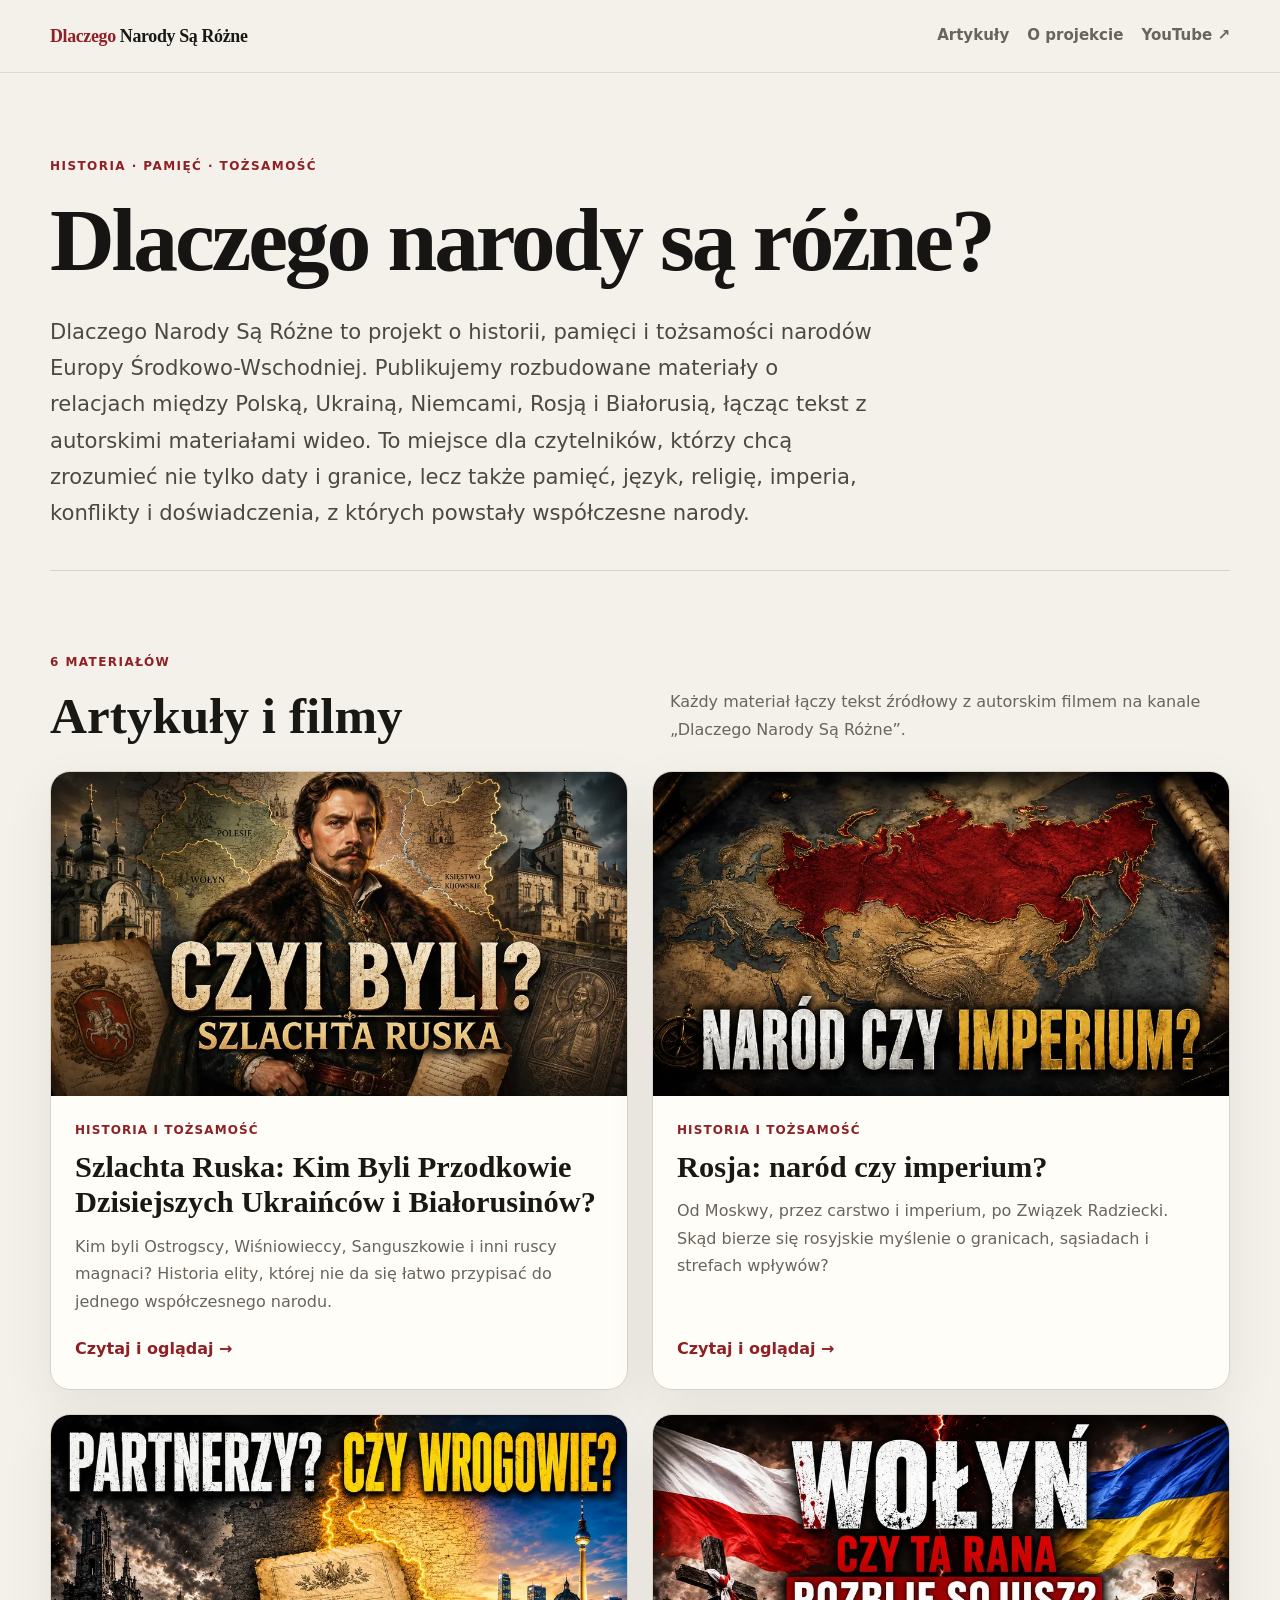
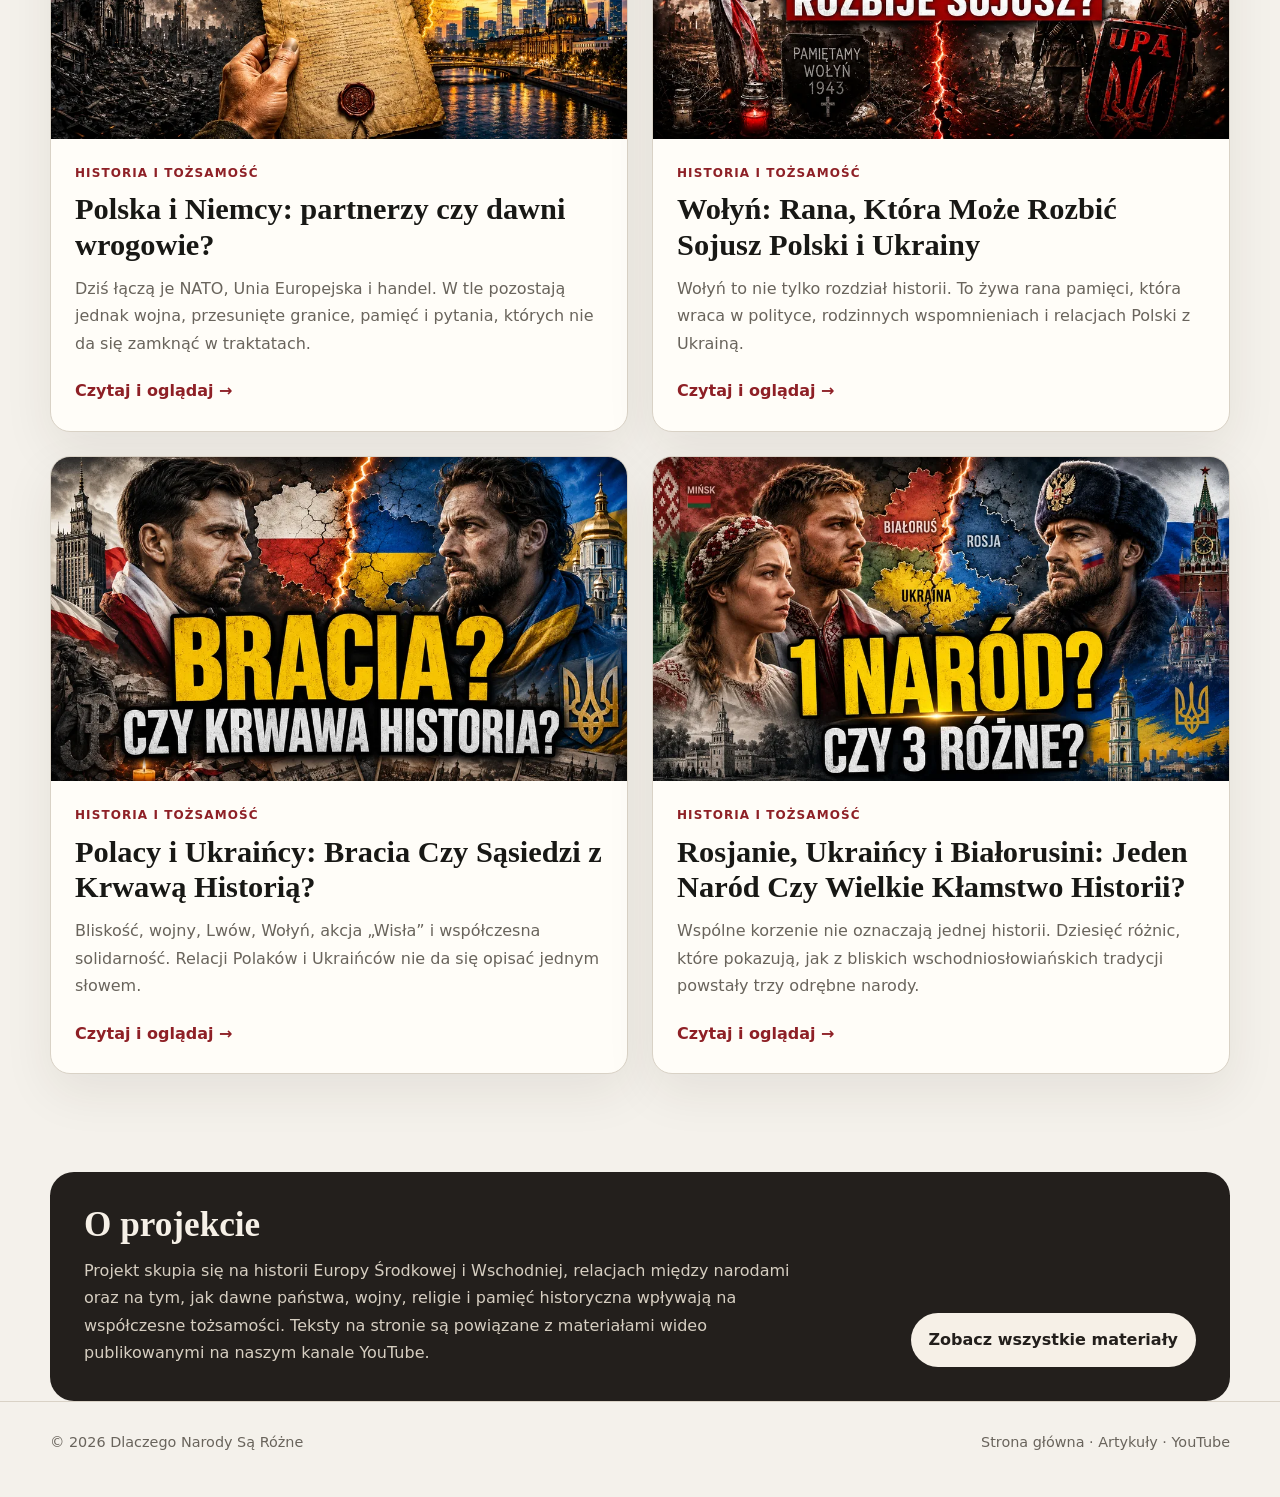
<file: index.html>
<!doctype html><html lang="pl"><head><meta charset="utf-8">
<meta name="viewport" content="width=device-width,initial-scale=1">
<title>Dlaczego Narody Są Różne — historia, narody i tożsamość</title>
<meta name="description" content="Dlaczego Narody Są Różne to projekt o historii, pamięci i tożsamości narodów Europy Środkowo-Wschodniej. Publikujemy rozbudowane materiały o relacjach między Polską, Ukrainą, Niemcami, Rosją i Białorusią, łącząc tekst z autorskimi materiałami wideo.">
<meta name="robots" content="index,follow,max-image-preview:large">
<link rel="canonical" href="https://polgrad.vercel.app/">
<link rel="icon" href="/assets-favicon.svg" type="image/svg+xml">
<link rel="stylesheet" href="/assets-site.css">
<meta property="og:locale" content="pl_PL">
<meta property="og:type" content="website">
<meta property="og:site_name" content="Dlaczego Narody Są Różne">
<meta property="og:title" content="Dlaczego Narody Są Różne — historia, narody i tożsamość">
<meta property="og:description" content="Dlaczego Narody Są Różne to projekt o historii, pamięci i tożsamości narodów Europy Środkowo-Wschodniej. Publikujemy rozbudowane materiały o relacjach między Polską, Ukrainą, Niemcami, Rosją i Białorusią, łącząc tekst z autorskimi materiałami wideo.">
<meta property="og:image" content="https://polgrad.vercel.app/assets-images-szlachta-ruska.webp">
<meta name="twitter:card" content="summary_large_image">
<meta name="twitter:title" content="Dlaczego Narody Są Różne — historia, narody i tożsamość">
<meta name="twitter:description" content="Dlaczego Narody Są Różne to projekt o historii, pamięci i tożsamości narodów Europy Środkowo-Wschodniej. Publikujemy rozbudowane materiały o relacjach między Polską, Ukrainą, Niemcami, Rosją i Białorusią, łącząc tekst z autorskimi materiałami wideo.">
<meta name="twitter:image" content="https://polgrad.vercel.app/assets-images-szlachta-ruska.webp"><script type="application/ld+json">{"@context":"https://schema.org","@graph":[{"@type":"WebSite","name":"Dlaczego Narody Są Różne","url":"https://polgrad.vercel.app/","inLanguage":"pl-PL","description":"Projekt o historii, pamięci i tożsamości narodów Europy Środkowo-Wschodniej."},{"@type":"CollectionPage","name":"Dlaczego Narody Są Różne","url":"https://polgrad.vercel.app/","inLanguage":"pl-PL","hasPart":[{"@type":"Article","headline":"Szlachta Ruska: Kim Byli Przodkowie Dzisiejszych Ukraińców i Białorusinów?","url":"https://polgrad.vercel.app/szlachta-ruska"},{"@type":"Article","headline":"Rosja: naród czy imperium?","url":"https://polgrad.vercel.app/rosja-narod-czy-imperium"},{"@type":"Article","headline":"Polska i Niemcy: partnerzy czy dawni wrogowie?","url":"https://polgrad.vercel.app/polska-i-niemcy"},{"@type":"Article","headline":"Wołyń: Rana, Która Może Rozbić Sojusz Polski i Ukrainy","url":"https://polgrad.vercel.app/wolyn-rana-sojusz-polski-i-ukrainy"},{"@type":"Article","headline":"Polacy i Ukraińcy: Bracia Czy Sąsiedzi z Krwawą Historią?","url":"https://polgrad.vercel.app/polacy-i-ukraincy"},{"@type":"Article","headline":"Rosjanie, Ukraińcy i Białorusini: Jeden Naród Czy Wielkie Kłamstwo Historii?","url":"https://polgrad.vercel.app/rosjanie-ukraincy-bialorusini"}]}]}</script><meta property="og:url" content="https://polgrad.vercel.app/"></head><body><a class="skip" href="#main">Przejdź do treści</a>
<header class="site-header"><div class="wrap header-inner">
<a class="brand" href="/"><span>Dlaczego</span> Narody Są Różne</a>
<nav class="nav" aria-label="Główna nawigacja"><a href="/#artykuly">Artykuły</a><a href="/#o-projekcie">O projekcie</a><a href="https://www.youtube.com/channel/UCNSJ1tOxxAgbEjmFRdMLGkQ" target="_blank" rel="noopener external">YouTube ↗</a></nav>
</div></header>
<main id="main">
<section class="hero"><div class="wrap"><div class="eyebrow">Historia · pamięć · tożsamość</div><h1>Dlaczego narody są różne?</h1><p>Dlaczego Narody Są Różne to projekt o historii, pamięci i tożsamości narodów Europy Środkowo-Wschodniej. Publikujemy rozbudowane materiały o relacjach między Polską, Ukrainą, Niemcami, Rosją i Białorusią, łącząc tekst z autorskimi materiałami wideo. To miejsce dla czytelników, którzy chcą zrozumieć nie tylko daty i granice, lecz także pamięć, język, religię, imperia, konflikty i doświadczenia, z których powstały współczesne narody.</p><div class="hero-rule"></div></div></section>
<section class="section" id="artykuly"><div class="wrap"><div class="section-head"><div><div class="eyebrow">6 materiałów</div><h2>Artykuły i filmy</h2></div><p>Każdy materiał łączy tekst źródłowy z autorskim filmem na kanale „Dlaczego Narody Są Różne”.</p></div><div class="cards"><article class="card">
<a class="card-media" href="/szlachta-ruska" aria-label="Szlachta Ruska: Kim Byli Przodkowie Dzisiejszych Ukraińców i Białorusinów?">
<img src="/assets-images-szlachta-ruska-960.webp" alt="Miniatura: Szlachta Ruska: Kim Byli Przodkowie Dzisiejszych Ukraińców i Białorusinów?" width="960" height="540" loading="lazy" decoding="async">
</a><div class="card-body"><div class="card-kicker">Historia i tożsamość</div><h3><a href="/szlachta-ruska">Szlachta Ruska: Kim Byli Przodkowie Dzisiejszych Ukraińców i Białorusinów?</a></h3><p>Kim byli Ostrogscy, Wiśniowieccy, Sanguszkowie i inni ruscy magnaci? Historia elity, której nie da się łatwo przypisać do jednego współczesnego narodu.</p><a class="card-link" href="/szlachta-ruska">Czytaj i oglądaj →</a></div></article><article class="card">
<a class="card-media" href="/rosja-narod-czy-imperium" aria-label="Rosja: naród czy imperium?">
<img src="/assets-images-rosja-narod-czy-imperium-960.webp" alt="Miniatura: Rosja: naród czy imperium?" width="960" height="540" loading="lazy" decoding="async">
</a><div class="card-body"><div class="card-kicker">Historia i tożsamość</div><h3><a href="/rosja-narod-czy-imperium">Rosja: naród czy imperium?</a></h3><p>Od Moskwy, przez carstwo i imperium, po Związek Radziecki. Skąd bierze się rosyjskie myślenie o granicach, sąsiadach i strefach wpływów?</p><a class="card-link" href="/rosja-narod-czy-imperium">Czytaj i oglądaj →</a></div></article><article class="card">
<a class="card-media" href="/polska-i-niemcy" aria-label="Polska i Niemcy: partnerzy czy dawni wrogowie?">
<img src="/assets-images-polska-i-niemcy-960.webp" alt="Miniatura: Polska i Niemcy: partnerzy czy dawni wrogowie?" width="960" height="540" loading="lazy" decoding="async">
</a><div class="card-body"><div class="card-kicker">Historia i tożsamość</div><h3><a href="/polska-i-niemcy">Polska i Niemcy: partnerzy czy dawni wrogowie?</a></h3><p>Dziś łączą je NATO, Unia Europejska i handel. W tle pozostają jednak wojna, przesunięte granice, pamięć i pytania, których nie da się zamknąć w traktatach.</p><a class="card-link" href="/polska-i-niemcy">Czytaj i oglądaj →</a></div></article><article class="card">
<a class="card-media" href="/wolyn-rana-sojusz-polski-i-ukrainy" aria-label="Wołyń: Rana, Która Może Rozbić Sojusz Polski i Ukrainy">
<img src="/assets-images-wolyn-rana-sojusz-polski-i-ukrainy-960.webp" alt="Miniatura: Wołyń: Rana, Która Może Rozbić Sojusz Polski i Ukrainy" width="960" height="540" loading="lazy" decoding="async">
</a><div class="card-body"><div class="card-kicker">Historia i tożsamość</div><h3><a href="/wolyn-rana-sojusz-polski-i-ukrainy">Wołyń: Rana, Która Może Rozbić Sojusz Polski i Ukrainy</a></h3><p>Wołyń to nie tylko rozdział historii. To żywa rana pamięci, która wraca w polityce, rodzinnych wspomnieniach i relacjach Polski z Ukrainą.</p><a class="card-link" href="/wolyn-rana-sojusz-polski-i-ukrainy">Czytaj i oglądaj →</a></div></article><article class="card">
<a class="card-media" href="/polacy-i-ukraincy" aria-label="Polacy i Ukraińcy: Bracia Czy Sąsiedzi z Krwawą Historią?">
<img src="/assets-images-polacy-i-ukraincy-960.webp" alt="Miniatura: Polacy i Ukraińcy: Bracia Czy Sąsiedzi z Krwawą Historią?" width="960" height="540" loading="lazy" decoding="async">
</a><div class="card-body"><div class="card-kicker">Historia i tożsamość</div><h3><a href="/polacy-i-ukraincy">Polacy i Ukraińcy: Bracia Czy Sąsiedzi z Krwawą Historią?</a></h3><p>Bliskość, wojny, Lwów, Wołyń, akcja „Wisła” i współczesna solidarność. Relacji Polaków i Ukraińców nie da się opisać jednym słowem.</p><a class="card-link" href="/polacy-i-ukraincy">Czytaj i oglądaj →</a></div></article><article class="card">
<a class="card-media" href="/rosjanie-ukraincy-bialorusini" aria-label="Rosjanie, Ukraińcy i Białorusini: Jeden Naród Czy Wielkie Kłamstwo Historii?">
<img src="/assets-images-rosjanie-ukraincy-bialorusini-960.webp" alt="Miniatura: Rosjanie, Ukraińcy i Białorusini: Jeden Naród Czy Wielkie Kłamstwo Historii?" width="960" height="540" loading="lazy" decoding="async">
</a><div class="card-body"><div class="card-kicker">Historia i tożsamość</div><h3><a href="/rosjanie-ukraincy-bialorusini">Rosjanie, Ukraińcy i Białorusini: Jeden Naród Czy Wielkie Kłamstwo Historii?</a></h3><p>Wspólne korzenie nie oznaczają jednej historii. Dziesięć różnic, które pokazują, jak z bliskich wschodniosłowiańskich tradycji powstały trzy odrębne narody.</p><a class="card-link" href="/rosjanie-ukraincy-bialorusini">Czytaj i oglądaj →</a></div></article></div></div></section>
<section id="o-projekcie" class="about-strip"><div><h2>O projekcie</h2><p>Projekt skupia się na historii Europy Środkowej i Wschodniej, relacjach między narodami oraz na tym, jak dawne państwa, wojny, religie i pamięć historyczna wpływają na współczesne tożsamości. Teksty na stronie są powiązane z materiałami wideo publikowanymi na naszym kanale YouTube.</p></div><a href="#artykuly">Zobacz wszystkie materiały</a></section>
</main><footer class="site-footer"><div class="wrap footer-inner"><div>© 2026 Dlaczego Narody Są Różne</div><div><a href="/">Strona główna</a> · <a href="/#artykuly">Artykuły</a> · <a href="https://www.youtube.com/channel/UCNSJ1tOxxAgbEjmFRdMLGkQ" target="_blank" rel="noopener external">YouTube</a></div></div></footer></body></html>
</file>
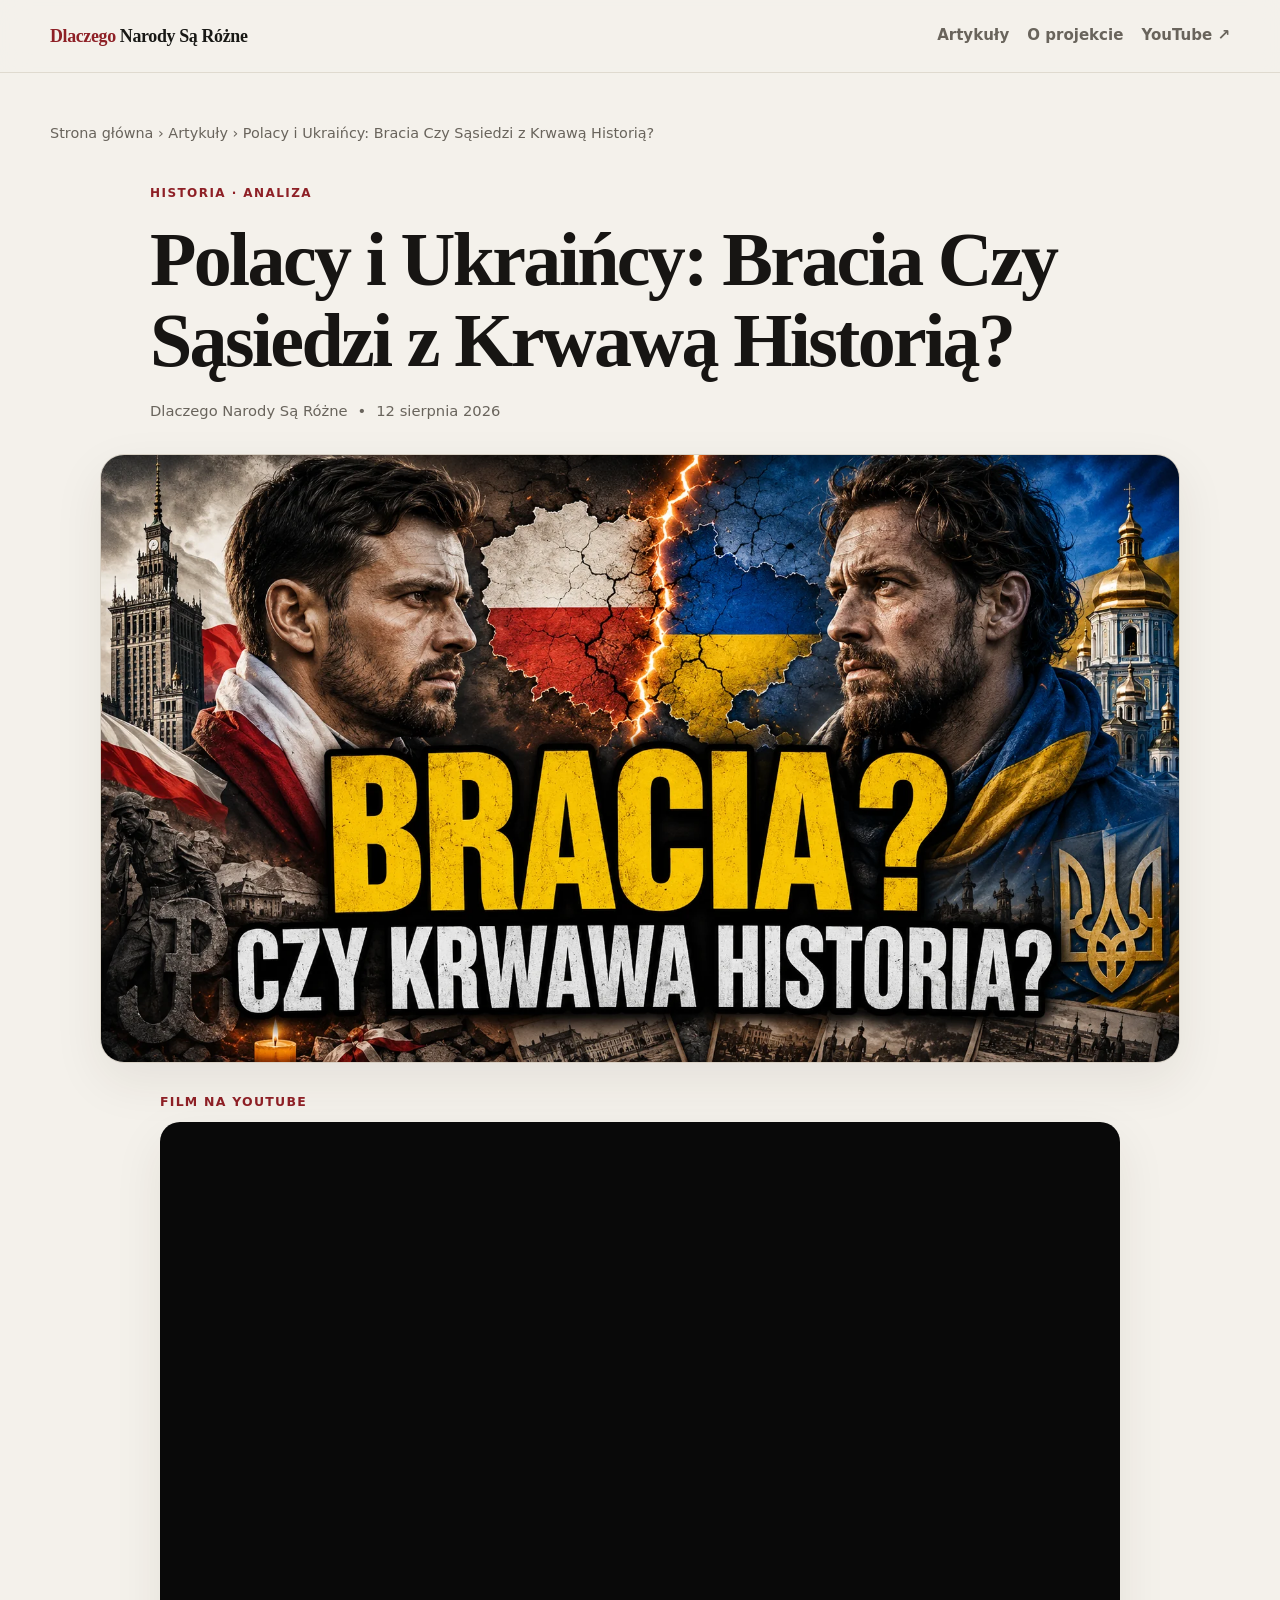
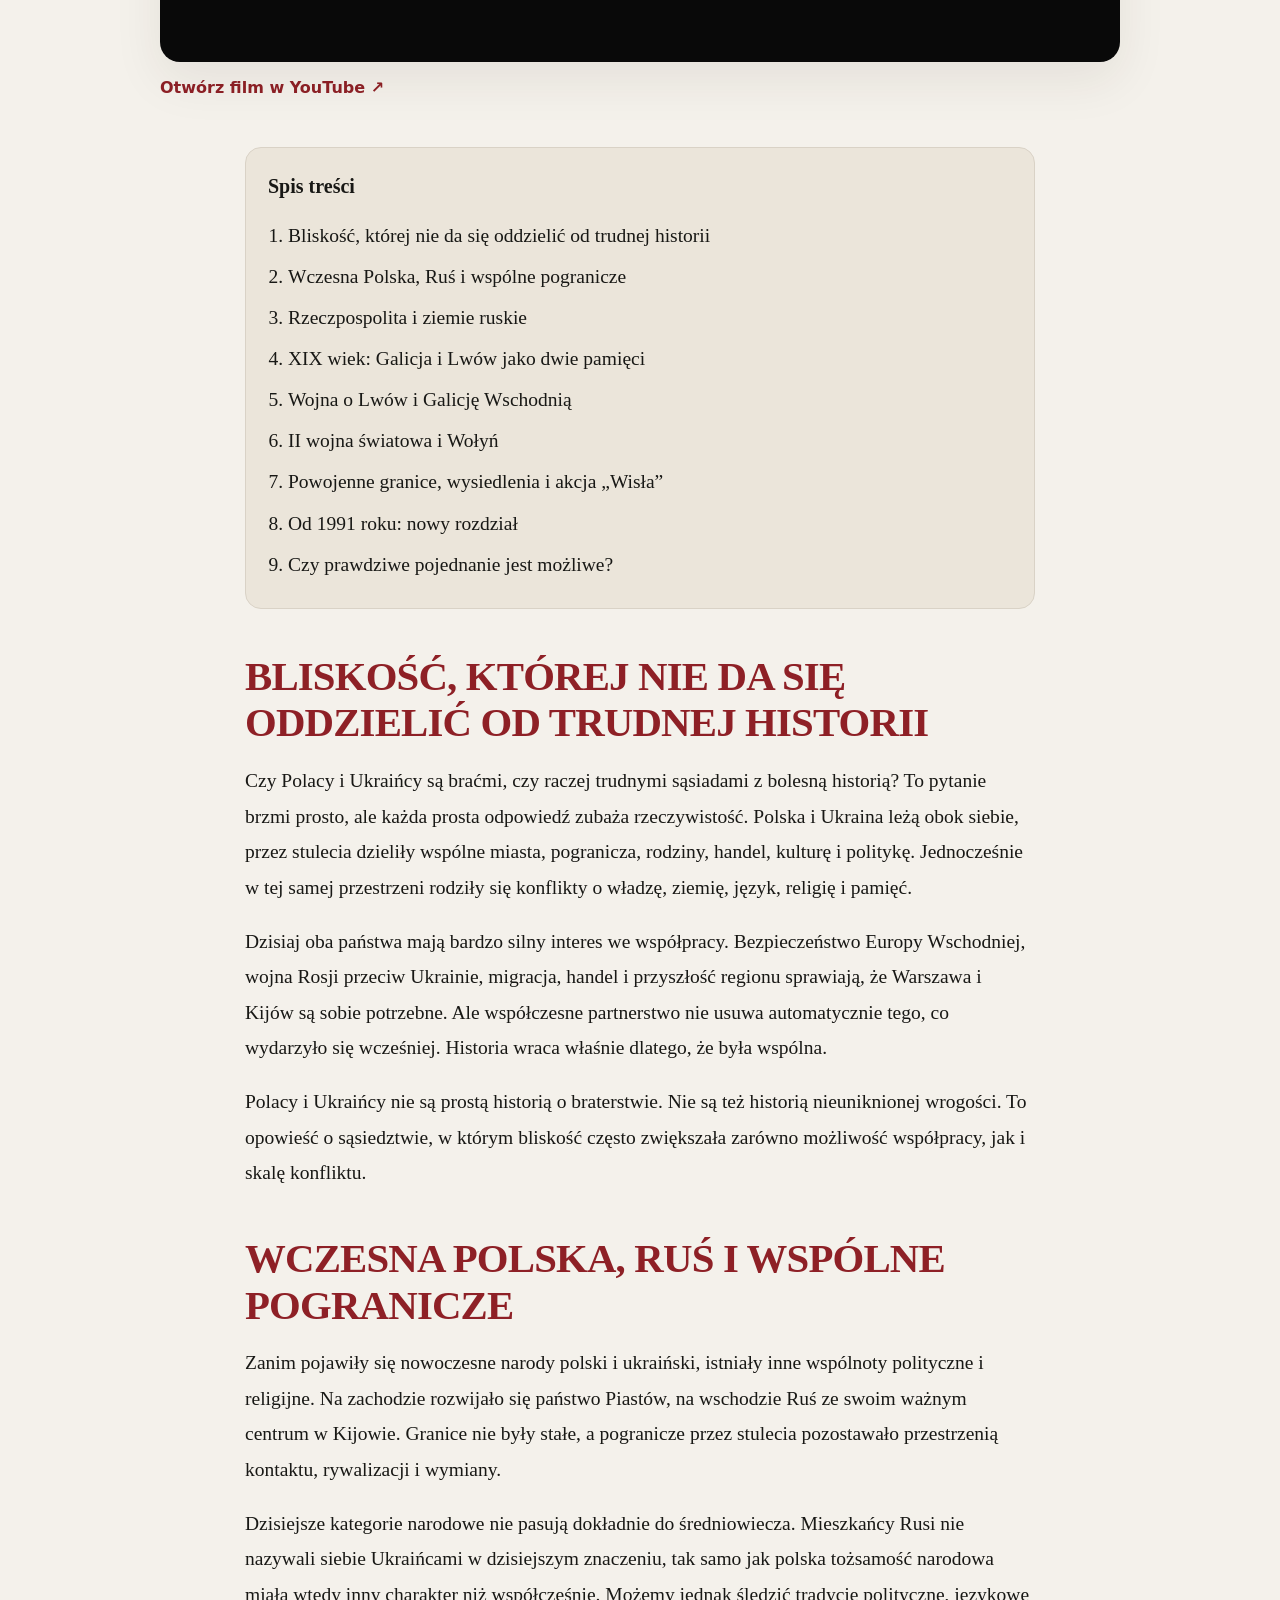
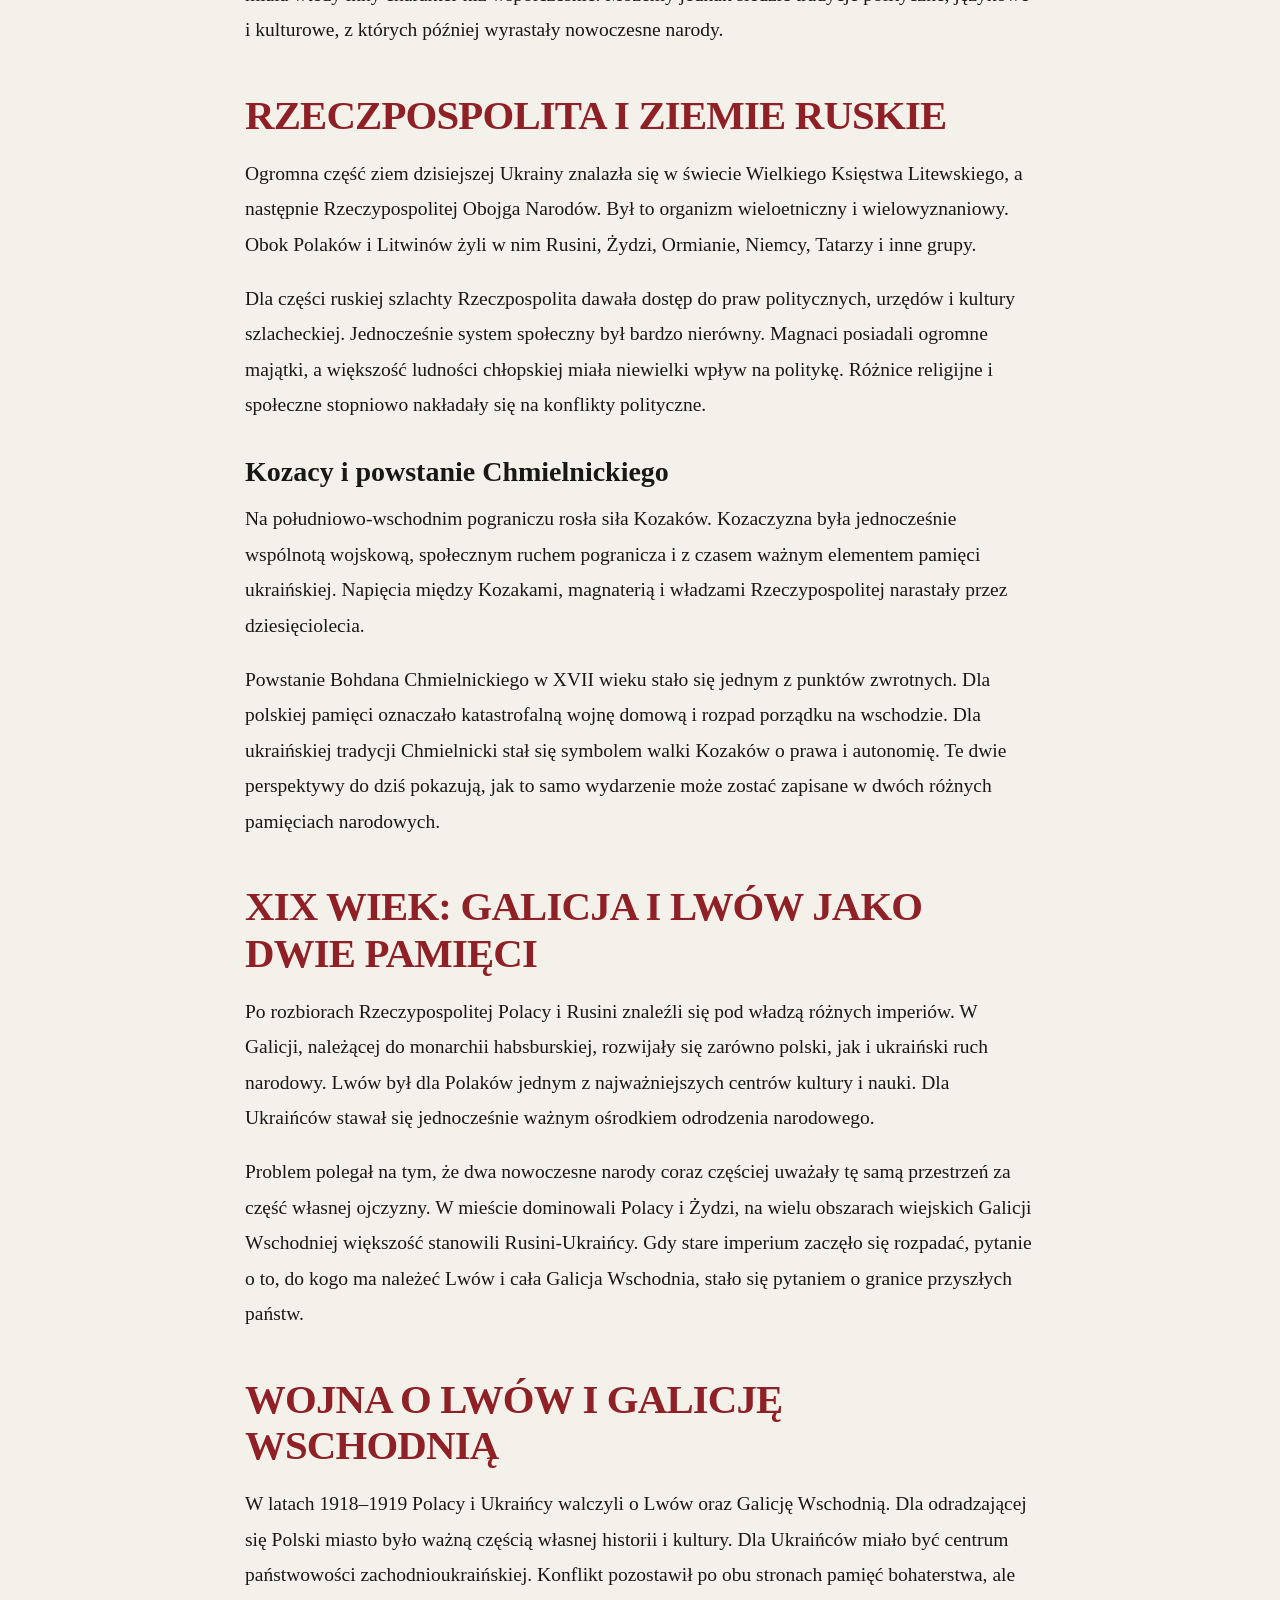
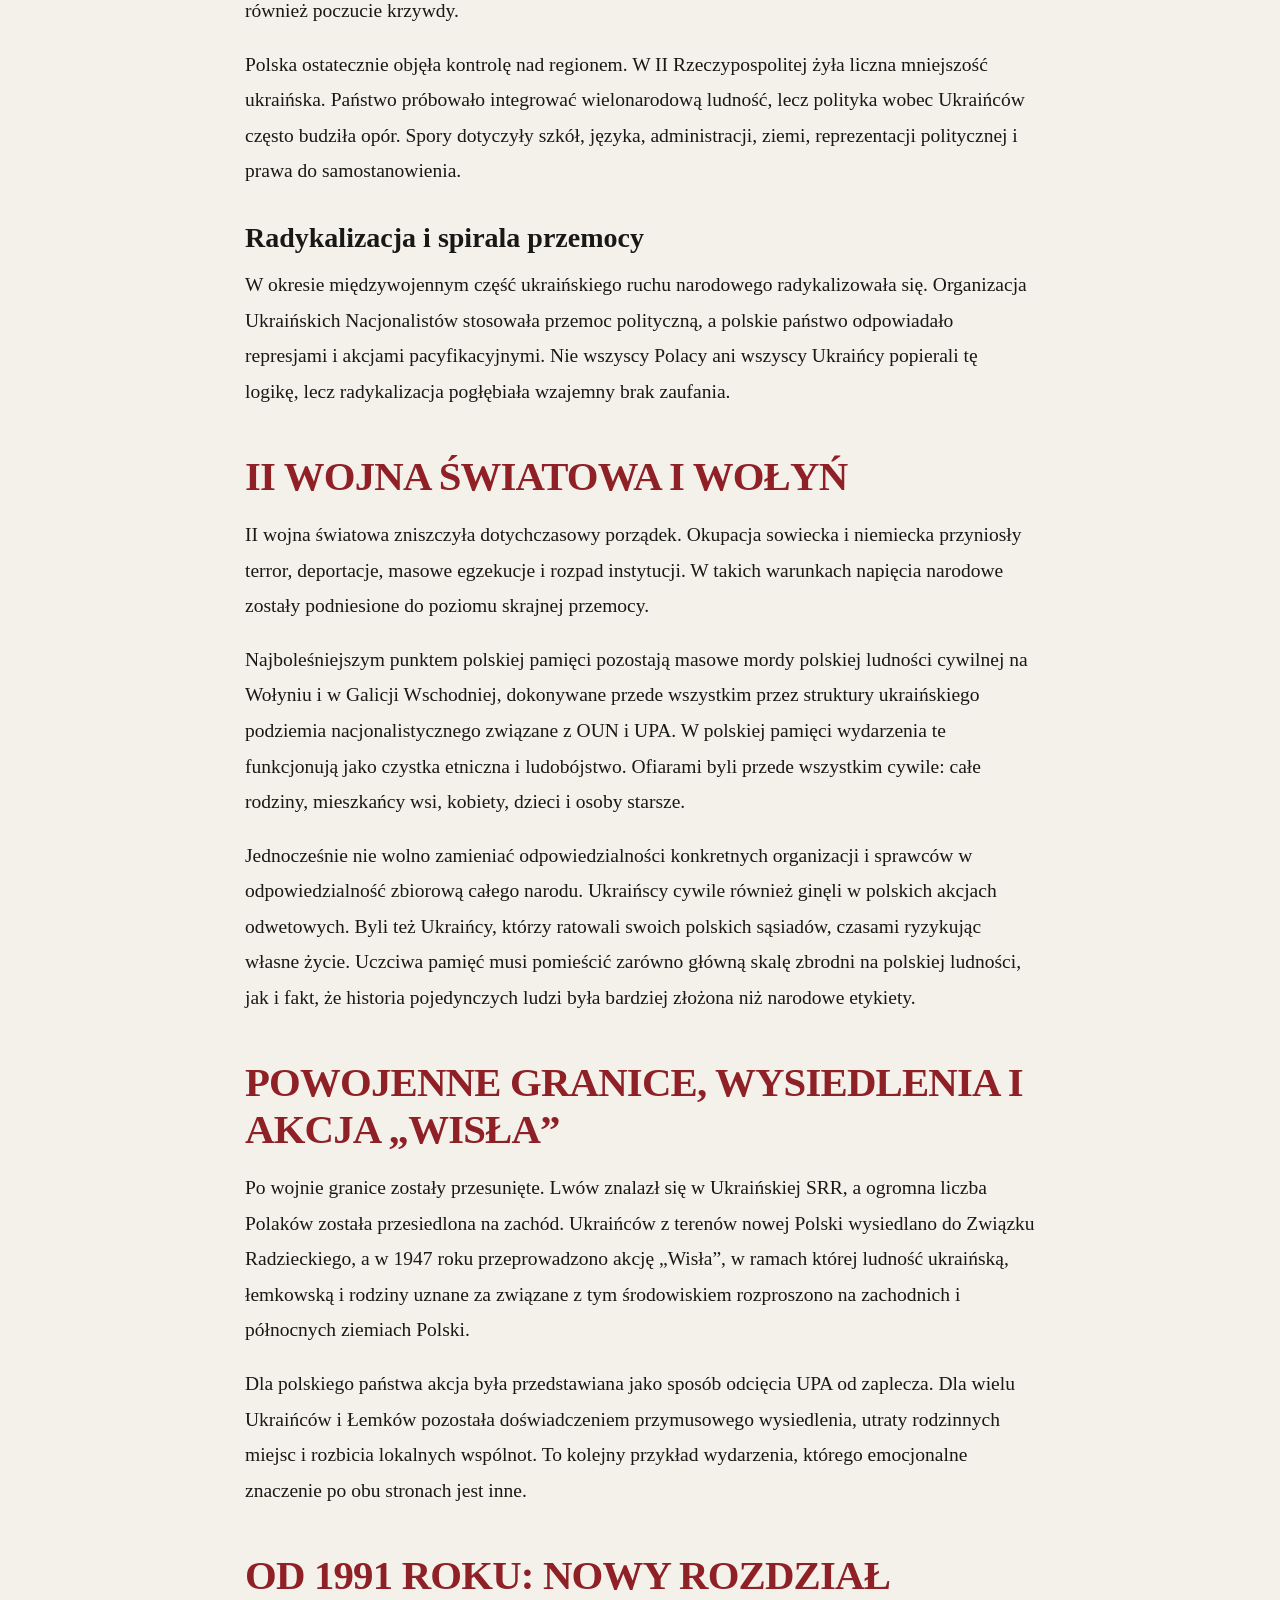
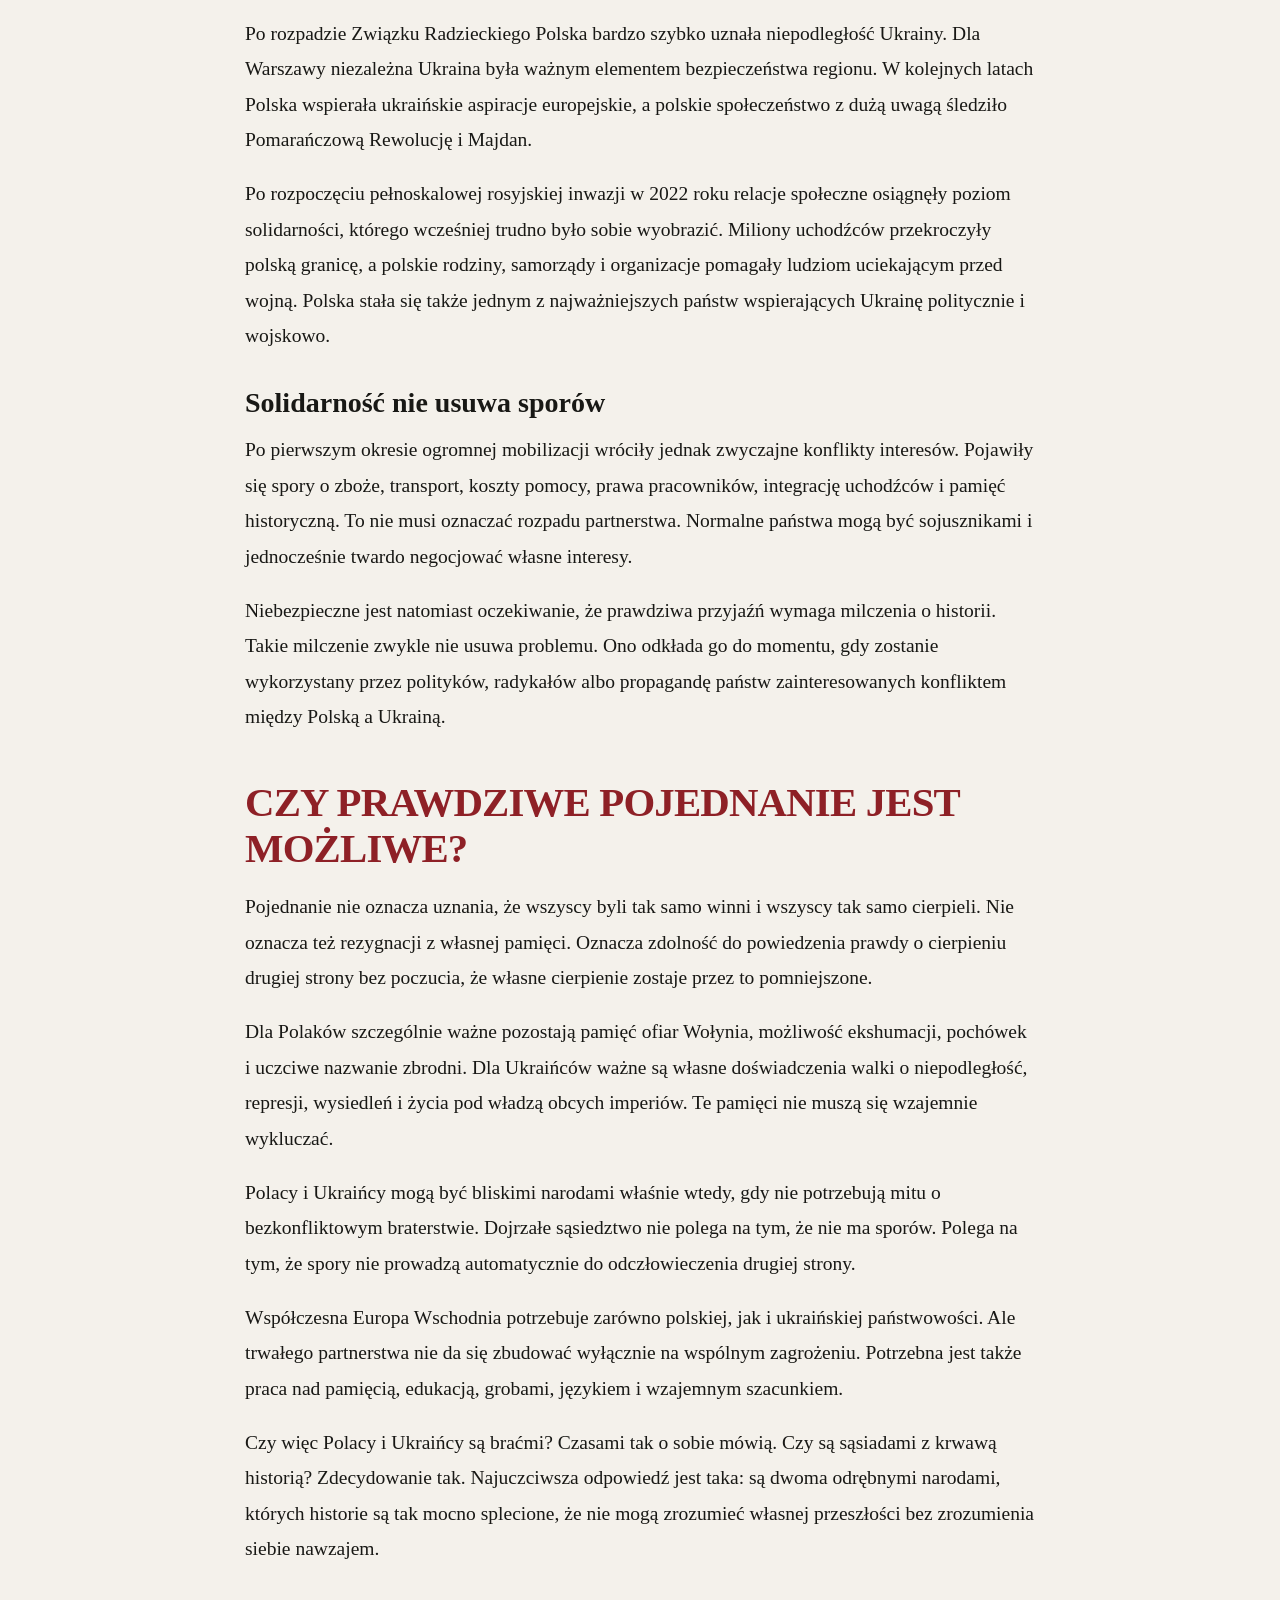
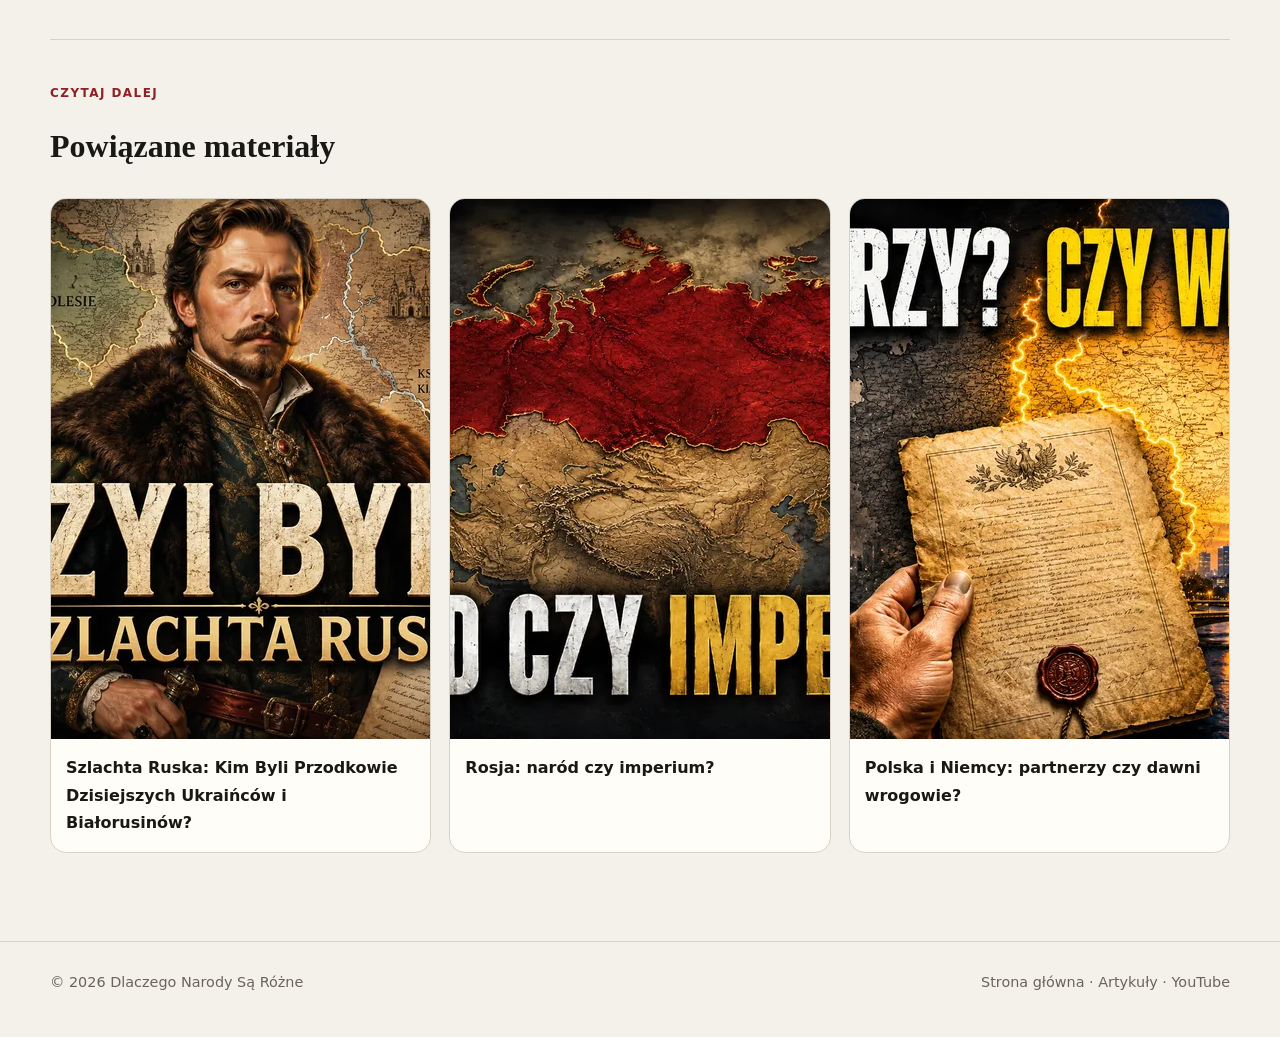
<file: polacy-i-ukraincy.html>
<!doctype html><html lang="pl"><head><meta charset="utf-8">
<meta name="viewport" content="width=device-width,initial-scale=1">
<title>Polacy i Ukraińcy: Bracia Czy Sąsiedzi z Krwawą Historią? | Dlaczego Narody Są Różne</title>
<meta name="description" content="Czy Polacy i Ukraińcy są braćmi, czy trudnymi sąsiadami z bolesną historią? Od Rzeczypospolitej i Kozaków po Wołyń, akcję Wisła i współczesny sojusz.">
<meta name="robots" content="index,follow,max-image-preview:large">
<link rel="canonical" href="https://polgrad.vercel.app/polacy-i-ukraincy">
<link rel="icon" href="/assets-favicon.svg" type="image/svg+xml">
<link rel="stylesheet" href="/assets-site.css">
<meta property="og:locale" content="pl_PL"><meta property="og:type" content="article"><meta property="og:site_name" content="Dlaczego Narody Są Różne">
<meta property="og:title" content="Polacy i Ukraińcy: Bracia Czy Sąsiedzi z Krwawą Historią?"><meta property="og:description" content="Czy Polacy i Ukraińcy są braćmi, czy trudnymi sąsiadami z bolesną historią? Od Rzeczypospolitej i Kozaków po Wołyń, akcję Wisła i współczesny sojusz."><meta property="og:url" content="https://polgrad.vercel.app/polacy-i-ukraincy"><meta property="og:image" content="https://polgrad.vercel.app/assets-images-polacy-i-ukraincy.webp">
<meta name="twitter:card" content="summary_large_image"><meta name="twitter:title" content="Polacy i Ukraińcy: Bracia Czy Sąsiedzi z Krwawą Historią?"><meta name="twitter:description" content="Czy Polacy i Ukraińcy są braćmi, czy trudnymi sąsiadami z bolesną historią? Od Rzeczypospolitej i Kozaków po Wołyń, akcję Wisła i współczesny sojusz."><meta name="twitter:image" content="https://polgrad.vercel.app/assets-images-polacy-i-ukraincy.webp">
<meta property="article:published_time" content="2026-08-12"><meta property="article:modified_time" content="2026-08-12">
<script type="application/ld+json">{"@context":"https://schema.org","@graph":[{"@type":"BlogPosting","headline":"Polacy i Ukraińcy: Bracia Czy Sąsiedzi z Krwawą Historią?","description":"Czy Polacy i Ukraińcy są braćmi, czy trudnymi sąsiadami z bolesną historią? Od Rzeczypospolitej i Kozaków po Wołyń, akcję Wisła i współczesny sojusz.","image":["https://polgrad.vercel.app/assets-images-polacy-i-ukraincy.webp"],"datePublished":"2026-08-12","dateModified":"2026-08-12","inLanguage":"pl-PL","keywords":"Polacy Ukraińcy, Polska Ukraina, relacje polsko ukraińskie, Wołyń, akcja Wisła, Lwów, Kozacy","mainEntityOfPage":{"@type":"WebPage","@id":"https://polgrad.vercel.app/polacy-i-ukraincy"},"author":{"@type":"Organization","name":"Dlaczego Narody Są Różne","url":"https://polgrad.vercel.app/"},"publisher":{"@type":"Organization","name":"Dlaczego Narody Są Różne","url":"https://polgrad.vercel.app/"},"url":"https://polgrad.vercel.app/polacy-i-ukraincy"},{"@type":"BreadcrumbList","itemListElement":[{"@type":"ListItem","position":1,"name":"Strona główna","item":"https://polgrad.vercel.app/"},{"@type":"ListItem","position":2,"name":"Artykuły","item":"https://polgrad.vercel.app/#artykuly"},{"@type":"ListItem","position":3,"name":"Polacy i Ukraińcy: Bracia Czy Sąsiedzi z Krwawą Historią?","item":"https://polgrad.vercel.app/polacy-i-ukraincy"}]}]}</script>
</head><body><a class="skip" href="#main">Przejdź do treści</a>
<header class="site-header"><div class="wrap header-inner"><a class="brand" href="/"><span>Dlaczego</span> Narody Są Różne</a><nav class="nav" aria-label="Główna nawigacja"><a href="/#artykuly">Artykuły</a><a href="/#o-projekcie">O projekcie</a><a href="https://www.youtube.com/channel/UCNSJ1tOxxAgbEjmFRdMLGkQ" target="_blank" rel="noopener external">YouTube ↗</a></nav></div></header>
<main id="main" class="article-shell"><div class="wrap"><nav class="breadcrumbs" aria-label="Okruszki"><a href="/">Strona główna</a> <span>›</span> <a href="/#artykuly">Artykuły</a> <span>›</span> <span>Polacy i Ukraińcy: Bracia Czy Sąsiedzi z Krwawą Historią?</span></nav></div>
<header class="article-head wrap"><div class="eyebrow">Historia · analiza</div><h1>Polacy i Ukraińcy: Bracia Czy Sąsiedzi z Krwawą Historią?</h1><div class="article-meta"><span>Dlaczego Narody Są Różne</span><span>•</span><time datetime="2026-08-12">12 sierpnia 2026</time></div></header>
<figure class="hero-image"><picture><source srcset="/assets-images-polacy-i-ukraincy-960.webp 960w, /assets-images-polacy-i-ukraincy.webp 1672w" type="image/webp"><img src="/assets-images-polacy-i-ukraincy.webp" alt="Miniatura filmu: Polacy i Ukraińcy: Bracia Czy Sąsiedzi z Krwawą Historią?" width="1672" height="941" fetchpriority="high" decoding="async"></picture></figure>
<section class="video-block" aria-label="Film powiązany z artykułem"><div class="video-label">Film na YouTube</div><div class="video-frame"><iframe src="https://www.youtube-nocookie.com/embed/YEbrlc8IYj4?rel=0" title="Polacy i Ukraińcy: Bracia Czy Sąsiedzi z Krwawą Historią?" loading="lazy" allow="accelerometer; autoplay; clipboard-write; encrypted-media; gyroscope; picture-in-picture; web-share" referrerpolicy="strict-origin-when-cross-origin" allowfullscreen></iframe></div><a class="youtube-link" href="https://www.youtube.com/watch?v=YEbrlc8IYj4" target="_blank" rel="noopener external">Otwórz film w YouTube ↗</a></section>
<article class="article-content"><nav class="toc" aria-label="Spis treści"><strong>Spis treści</strong><ol><li><a href="#bliskosc-ktorej-nie-da-sie-oddzielic-od-trudnej-historii">Bliskość, której nie da się oddzielić od trudnej historii</a></li><li><a href="#wczesna-polska-rus-i-wspolne-pogranicze">Wczesna Polska, Ruś i wspólne pogranicze</a></li><li><a href="#rzeczpospolita-i-ziemie-ruskie">Rzeczpospolita i ziemie ruskie</a></li><li><a href="#xix-wiek-galicja-i-lwow-jako-dwie-pamieci">XIX wiek: Galicja i Lwów jako dwie pamięci</a></li><li><a href="#wojna-o-lwow-i-galicje-wschodnia">Wojna o Lwów i Galicję Wschodnią</a></li><li><a href="#ii-wojna-swiatowa-i-wolyn">II wojna światowa i Wołyń</a></li><li><a href="#powojenne-granice-wysiedlenia-i-akcja-wisla">Powojenne granice, wysiedlenia i akcja „Wisła”</a></li><li><a href="#od-1991-roku-nowy-rozdzial">Od 1991 roku: nowy rozdział</a></li><li><a href="#czy-prawdziwe-pojednanie-jest-mozliwe">Czy prawdziwe pojednanie jest możliwe?</a></li></ol></nav><h2 id="bliskosc-ktorej-nie-da-sie-oddzielic-od-trudnej-historii">Bliskość, której nie da się oddzielić od trudnej historii</h2><p>Czy Polacy i Ukraińcy są braćmi, czy raczej trudnymi sąsiadami z bolesną historią? To pytanie brzmi prosto, ale każda prosta odpowiedź zubaża rzeczywistość. Polska i Ukraina leżą obok siebie, przez stulecia dzieliły wspólne miasta, pogranicza, rodziny, handel, kulturę i politykę. Jednocześnie w tej samej przestrzeni rodziły się konflikty o władzę, ziemię, język, religię i pamięć.</p><p>Dzisiaj oba państwa mają bardzo silny interes we współpracy. Bezpieczeństwo Europy Wschodniej, wojna Rosji przeciw Ukrainie, migracja, handel i przyszłość regionu sprawiają, że Warszawa i Kijów są sobie potrzebne. Ale współczesne partnerstwo nie usuwa automatycznie tego, co wydarzyło się wcześniej. Historia wraca właśnie dlatego, że była wspólna.</p><p>Polacy i Ukraińcy nie są prostą historią o braterstwie. Nie są też historią nieuniknionej wrogości. To opowieść o sąsiedztwie, w którym bliskość często zwiększała zarówno możliwość współpracy, jak i skalę konfliktu.</p><h2 id="wczesna-polska-rus-i-wspolne-pogranicze">Wczesna Polska, Ruś i wspólne pogranicze</h2><p>Zanim pojawiły się nowoczesne narody polski i ukraiński, istniały inne wspólnoty polityczne i religijne. Na zachodzie rozwijało się państwo Piastów, na wschodzie Ruś ze swoim ważnym centrum w Kijowie. Granice nie były stałe, a pogranicze przez stulecia pozostawało przestrzenią kontaktu, rywalizacji i wymiany.</p><p>Dzisiejsze kategorie narodowe nie pasują dokładnie do średniowiecza. Mieszkańcy Rusi nie nazywali siebie Ukraińcami w dzisiejszym znaczeniu, tak samo jak polska tożsamość narodowa miała wtedy inny charakter niż współcześnie. Możemy jednak śledzić tradycje polityczne, językowe i kulturowe, z których później wyrastały nowoczesne narody.</p><h2 id="rzeczpospolita-i-ziemie-ruskie">Rzeczpospolita i ziemie ruskie</h2><p>Ogromna część ziem dzisiejszej Ukrainy znalazła się w świecie Wielkiego Księstwa Litewskiego, a następnie Rzeczypospolitej Obojga Narodów. Był to organizm wieloetniczny i wielowyznaniowy. Obok Polaków i Litwinów żyli w nim Rusini, Żydzi, Ormianie, Niemcy, Tatarzy i inne grupy.</p><p>Dla części ruskiej szlachty Rzeczpospolita dawała dostęp do praw politycznych, urzędów i kultury szlacheckiej. Jednocześnie system społeczny był bardzo nierówny. Magnaci posiadali ogromne majątki, a większość ludności chłopskiej miała niewielki wpływ na politykę. Różnice religijne i społeczne stopniowo nakładały się na konflikty polityczne.</p><h3 id="kozacy-i-powstanie-chmielnickiego">Kozacy i powstanie Chmielnickiego</h3><p>Na południowo-wschodnim pograniczu rosła siła Kozaków. Kozaczyzna była jednocześnie wspólnotą wojskową, społecznym ruchem pogranicza i z czasem ważnym elementem pamięci ukraińskiej. Napięcia między Kozakami, magnaterią i władzami Rzeczypospolitej narastały przez dziesięciolecia.</p><p>Powstanie Bohdana Chmielnickiego w XVII wieku stało się jednym z punktów zwrotnych. Dla polskiej pamięci oznaczało katastrofalną wojnę domową i rozpad porządku na wschodzie. Dla ukraińskiej tradycji Chmielnicki stał się symbolem walki Kozaków o prawa i autonomię. Te dwie perspektywy do dziś pokazują, jak to samo wydarzenie może zostać zapisane w dwóch różnych pamięciach narodowych.</p><h2 id="xix-wiek-galicja-i-lwow-jako-dwie-pamieci">XIX wiek: Galicja i Lwów jako dwie pamięci</h2><p>Po rozbiorach Rzeczypospolitej Polacy i Rusini znaleźli się pod władzą różnych imperiów. W Galicji, należącej do monarchii habsburskiej, rozwijały się zarówno polski, jak i ukraiński ruch narodowy. Lwów był dla Polaków jednym z najważniejszych centrów kultury i nauki. Dla Ukraińców stawał się jednocześnie ważnym ośrodkiem odrodzenia narodowego.</p><p>Problem polegał na tym, że dwa nowoczesne narody coraz częściej uważały tę samą przestrzeń za część własnej ojczyzny. W mieście dominowali Polacy i Żydzi, na wielu obszarach wiejskich Galicji Wschodniej większość stanowili Rusini-Ukraińcy. Gdy stare imperium zaczęło się rozpadać, pytanie o to, do kogo ma należeć Lwów i cała Galicja Wschodnia, stało się pytaniem o granice przyszłych państw.</p><h2 id="wojna-o-lwow-i-galicje-wschodnia">Wojna o Lwów i Galicję Wschodnią</h2><p>W latach 1918–1919 Polacy i Ukraińcy walczyli o Lwów oraz Galicję Wschodnią. Dla odradzającej się Polski miasto było ważną częścią własnej historii i kultury. Dla Ukraińców miało być centrum państwowości zachodnioukraińskiej. Konflikt pozostawił po obu stronach pamięć bohaterstwa, ale również poczucie krzywdy.</p><p>Polska ostatecznie objęła kontrolę nad regionem. W II Rzeczypospolitej żyła liczna mniejszość ukraińska. Państwo próbowało integrować wielonarodową ludność, lecz polityka wobec Ukraińców często budziła opór. Spory dotyczyły szkół, języka, administracji, ziemi, reprezentacji politycznej i prawa do samostanowienia.</p><h3 id="radykalizacja-i-spirala-przemocy">Radykalizacja i spirala przemocy</h3><p>W okresie międzywojennym część ukraińskiego ruchu narodowego radykalizowała się. Organizacja Ukraińskich Nacjonalistów stosowała przemoc polityczną, a polskie państwo odpowiadało represjami i akcjami pacyfikacyjnymi. Nie wszyscy Polacy ani wszyscy Ukraińcy popierali tę logikę, lecz radykalizacja pogłębiała wzajemny brak zaufania.</p><h2 id="ii-wojna-swiatowa-i-wolyn">II wojna światowa i Wołyń</h2><p>II wojna światowa zniszczyła dotychczasowy porządek. Okupacja sowiecka i niemiecka przyniosły terror, deportacje, masowe egzekucje i rozpad instytucji. W takich warunkach napięcia narodowe zostały podniesione do poziomu skrajnej przemocy.</p><p>Najboleśniejszym punktem polskiej pamięci pozostają masowe mordy polskiej ludności cywilnej na Wołyniu i w Galicji Wschodniej, dokonywane przede wszystkim przez struktury ukraińskiego podziemia nacjonalistycznego związane z OUN i UPA. W polskiej pamięci wydarzenia te funkcjonują jako czystka etniczna i ludobójstwo. Ofiarami byli przede wszystkim cywile: całe rodziny, mieszkańcy wsi, kobiety, dzieci i osoby starsze.</p><p>Jednocześnie nie wolno zamieniać odpowiedzialności konkretnych organizacji i sprawców w odpowiedzialność zbiorową całego narodu. Ukraińscy cywile również ginęli w polskich akcjach odwetowych. Byli też Ukraińcy, którzy ratowali swoich polskich sąsiadów, czasami ryzykując własne życie. Uczciwa pamięć musi pomieścić zarówno główną skalę zbrodni na polskiej ludności, jak i fakt, że historia pojedynczych ludzi była bardziej złożona niż narodowe etykiety.</p><h2 id="powojenne-granice-wysiedlenia-i-akcja-wisla">Powojenne granice, wysiedlenia i akcja „Wisła”</h2><p>Po wojnie granice zostały przesunięte. Lwów znalazł się w Ukraińskiej SRR, a ogromna liczba Polaków została przesiedlona na zachód. Ukraińców z terenów nowej Polski wysiedlano do Związku Radzieckiego, a w 1947 roku przeprowadzono akcję „Wisła”, w ramach której ludność ukraińską, łemkowską i rodziny uznane za związane z tym środowiskiem rozproszono na zachodnich i północnych ziemiach Polski.</p><p>Dla polskiego państwa akcja była przedstawiana jako sposób odcięcia UPA od zaplecza. Dla wielu Ukraińców i Łemków pozostała doświadczeniem przymusowego wysiedlenia, utraty rodzinnych miejsc i rozbicia lokalnych wspólnot. To kolejny przykład wydarzenia, którego emocjonalne znaczenie po obu stronach jest inne.</p><h2 id="od-1991-roku-nowy-rozdzial">Od 1991 roku: nowy rozdział</h2><p>Po rozpadzie Związku Radzieckiego Polska bardzo szybko uznała niepodległość Ukrainy. Dla Warszawy niezależna Ukraina była ważnym elementem bezpieczeństwa regionu. W kolejnych latach Polska wspierała ukraińskie aspiracje europejskie, a polskie społeczeństwo z dużą uwagą śledziło Pomarańczową Rewolucję i Majdan.</p><p>Po rozpoczęciu pełnoskalowej rosyjskiej inwazji w 2022 roku relacje społeczne osiągnęły poziom solidarności, którego wcześniej trudno było sobie wyobrazić. Miliony uchodźców przekroczyły polską granicę, a polskie rodziny, samorządy i organizacje pomagały ludziom uciekającym przed wojną. Polska stała się także jednym z najważniejszych państw wspierających Ukrainę politycznie i wojskowo.</p><h3 id="solidarnosc-nie-usuwa-sporow">Solidarność nie usuwa sporów</h3><p>Po pierwszym okresie ogromnej mobilizacji wróciły jednak zwyczajne konflikty interesów. Pojawiły się spory o zboże, transport, koszty pomocy, prawa pracowników, integrację uchodźców i pamięć historyczną. To nie musi oznaczać rozpadu partnerstwa. Normalne państwa mogą być sojusznikami i jednocześnie twardo negocjować własne interesy.</p><p>Niebezpieczne jest natomiast oczekiwanie, że prawdziwa przyjaźń wymaga milczenia o historii. Takie milczenie zwykle nie usuwa problemu. Ono odkłada go do momentu, gdy zostanie wykorzystany przez polityków, radykałów albo propagandę państw zainteresowanych konfliktem między Polską a Ukrainą.</p><h2 id="czy-prawdziwe-pojednanie-jest-mozliwe">Czy prawdziwe pojednanie jest możliwe?</h2><p>Pojednanie nie oznacza uznania, że wszyscy byli tak samo winni i wszyscy tak samo cierpieli. Nie oznacza też rezygnacji z własnej pamięci. Oznacza zdolność do powiedzenia prawdy o cierpieniu drugiej strony bez poczucia, że własne cierpienie zostaje przez to pomniejszone.</p><p>Dla Polaków szczególnie ważne pozostają pamięć ofiar Wołynia, możliwość ekshumacji, pochówek i uczciwe nazwanie zbrodni. Dla Ukraińców ważne są własne doświadczenia walki o niepodległość, represji, wysiedleń i życia pod władzą obcych imperiów. Te pamięci nie muszą się wzajemnie wykluczać.</p><p>Polacy i Ukraińcy mogą być bliskimi narodami właśnie wtedy, gdy nie potrzebują mitu o bezkonfliktowym braterstwie. Dojrzałe sąsiedztwo nie polega na tym, że nie ma sporów. Polega na tym, że spory nie prowadzą automatycznie do odczłowieczenia drugiej strony.</p><p>Współczesna Europa Wschodnia potrzebuje zarówno polskiej, jak i ukraińskiej państwowości. Ale trwałego partnerstwa nie da się zbudować wyłącznie na wspólnym zagrożeniu. Potrzebna jest także praca nad pamięcią, edukacją, grobami, językiem i wzajemnym szacunkiem.</p><p>Czy więc Polacy i Ukraińcy są braćmi? Czasami tak o sobie mówią. Czy są sąsiadami z krwawą historią? Zdecydowanie tak. Najuczciwsza odpowiedź jest taka: są dwoma odrębnymi narodami, których historie są tak mocno splecione, że nie mogą zrozumieć własnej przeszłości bez zrozumienia siebie nawzajem.</p></article>
<section class="related"><div class="eyebrow">Czytaj dalej</div><h2>Powiązane materiały</h2><div class="related-grid"><article class="related-card"><img src="/assets-images-szlachta-ruska-960.webp" width="960" height="540" alt="Miniatura: Szlachta Ruska: Kim Byli Przodkowie Dzisiejszych Ukraińców i Białorusinów?" loading="lazy"><div><a href="/szlachta-ruska">Szlachta Ruska: Kim Byli Przodkowie Dzisiejszych Ukraińców i Białorusinów?</a></div></article><article class="related-card"><img src="/assets-images-rosja-narod-czy-imperium-960.webp" width="960" height="540" alt="Miniatura: Rosja: naród czy imperium?" loading="lazy"><div><a href="/rosja-narod-czy-imperium">Rosja: naród czy imperium?</a></div></article><article class="related-card"><img src="/assets-images-polska-i-niemcy-960.webp" width="960" height="540" alt="Miniatura: Polska i Niemcy: partnerzy czy dawni wrogowie?" loading="lazy"><div><a href="/polska-i-niemcy">Polska i Niemcy: partnerzy czy dawni wrogowie?</a></div></article></div></section>
</main><footer class="site-footer"><div class="wrap footer-inner"><div>© 2026 Dlaczego Narody Są Różne</div><div><a href="/">Strona główna</a> · <a href="/#artykuly">Artykuły</a> · <a href="https://www.youtube.com/channel/UCNSJ1tOxxAgbEjmFRdMLGkQ" target="_blank" rel="noopener external">YouTube</a></div></div></footer></body></html>
</file>
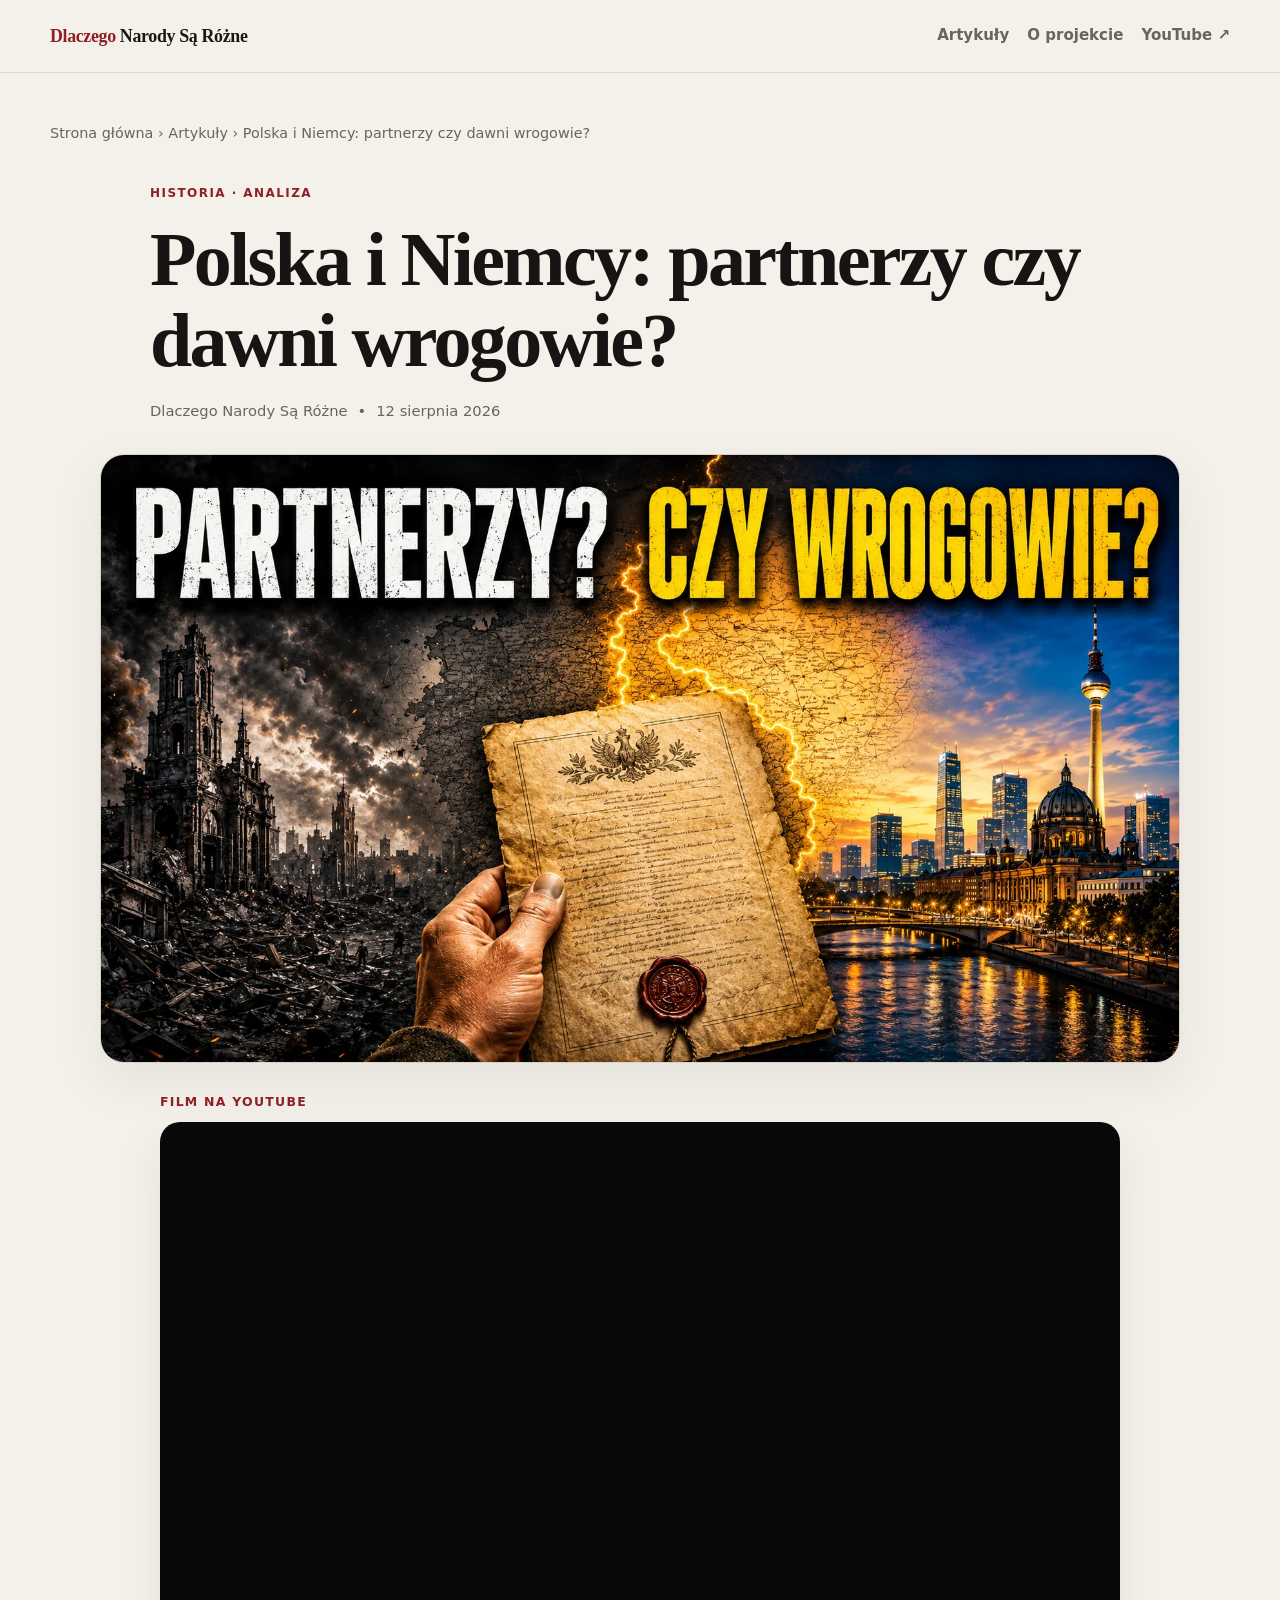
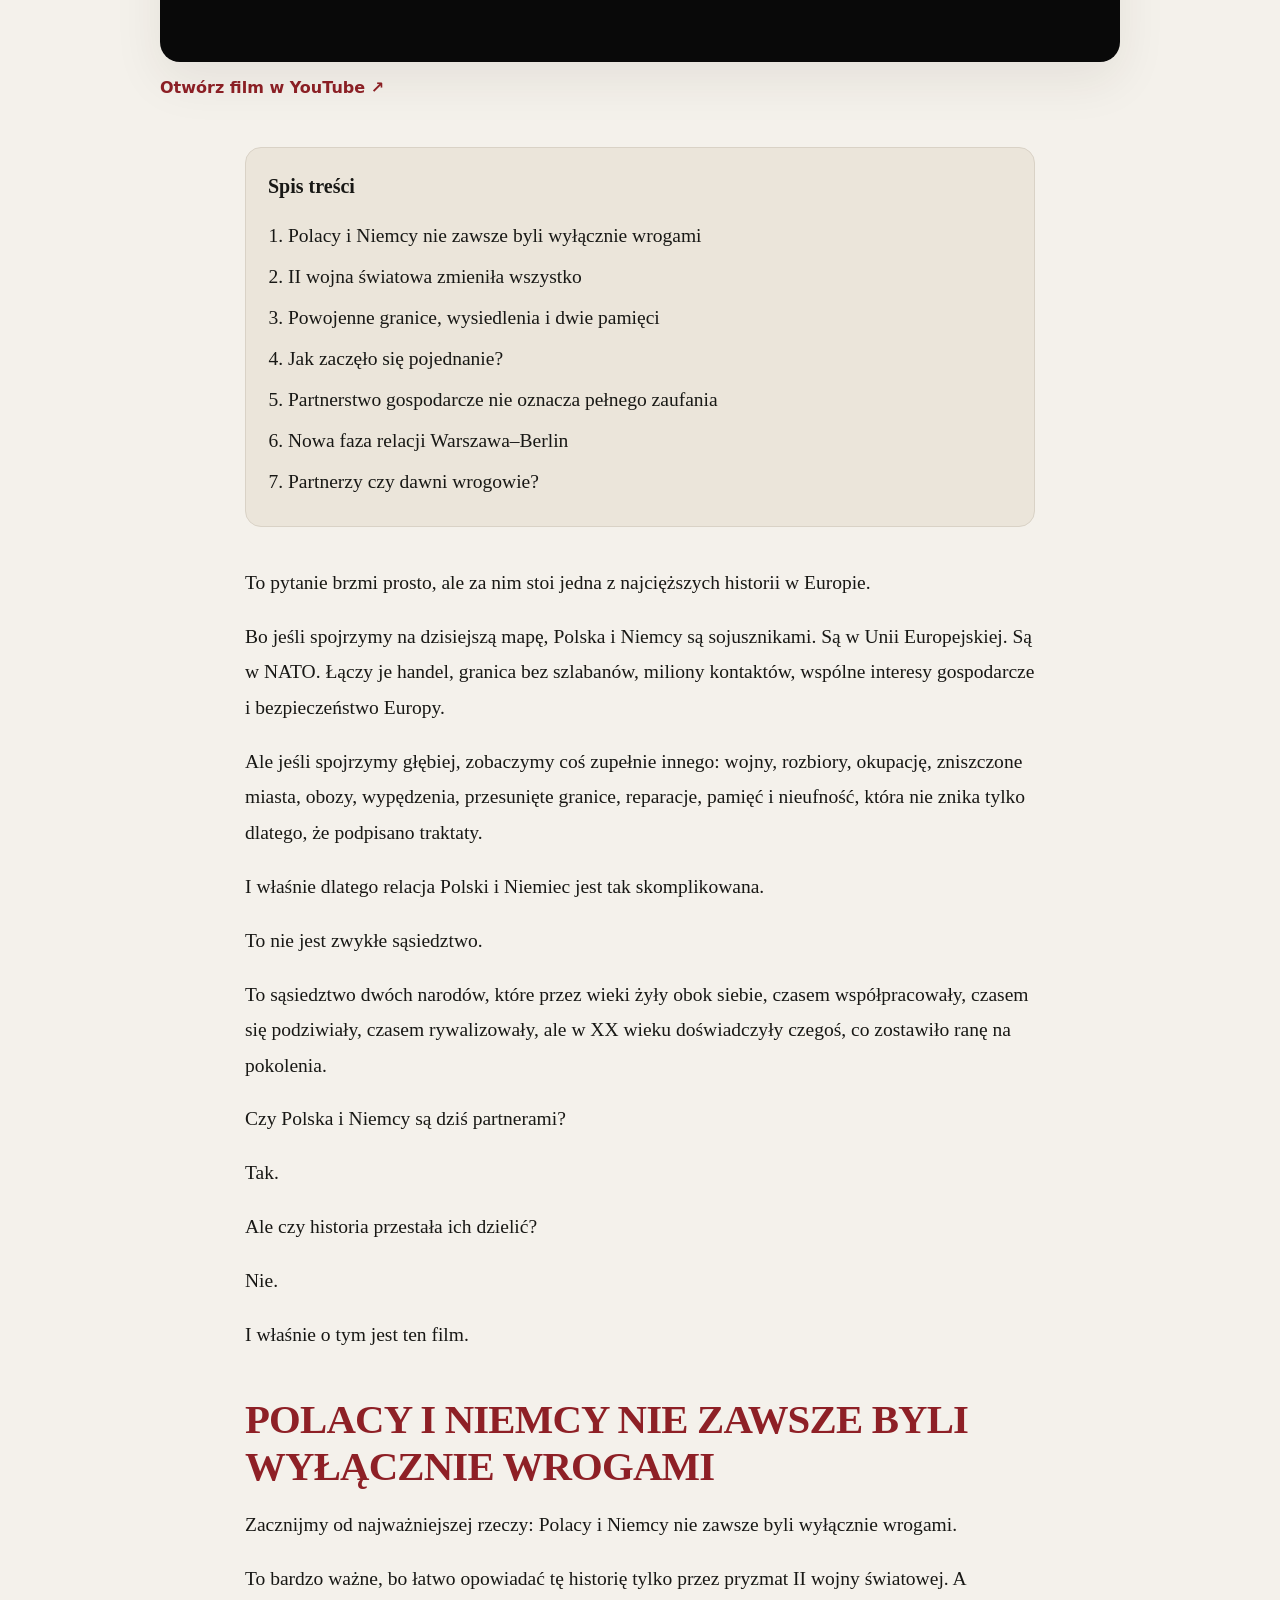
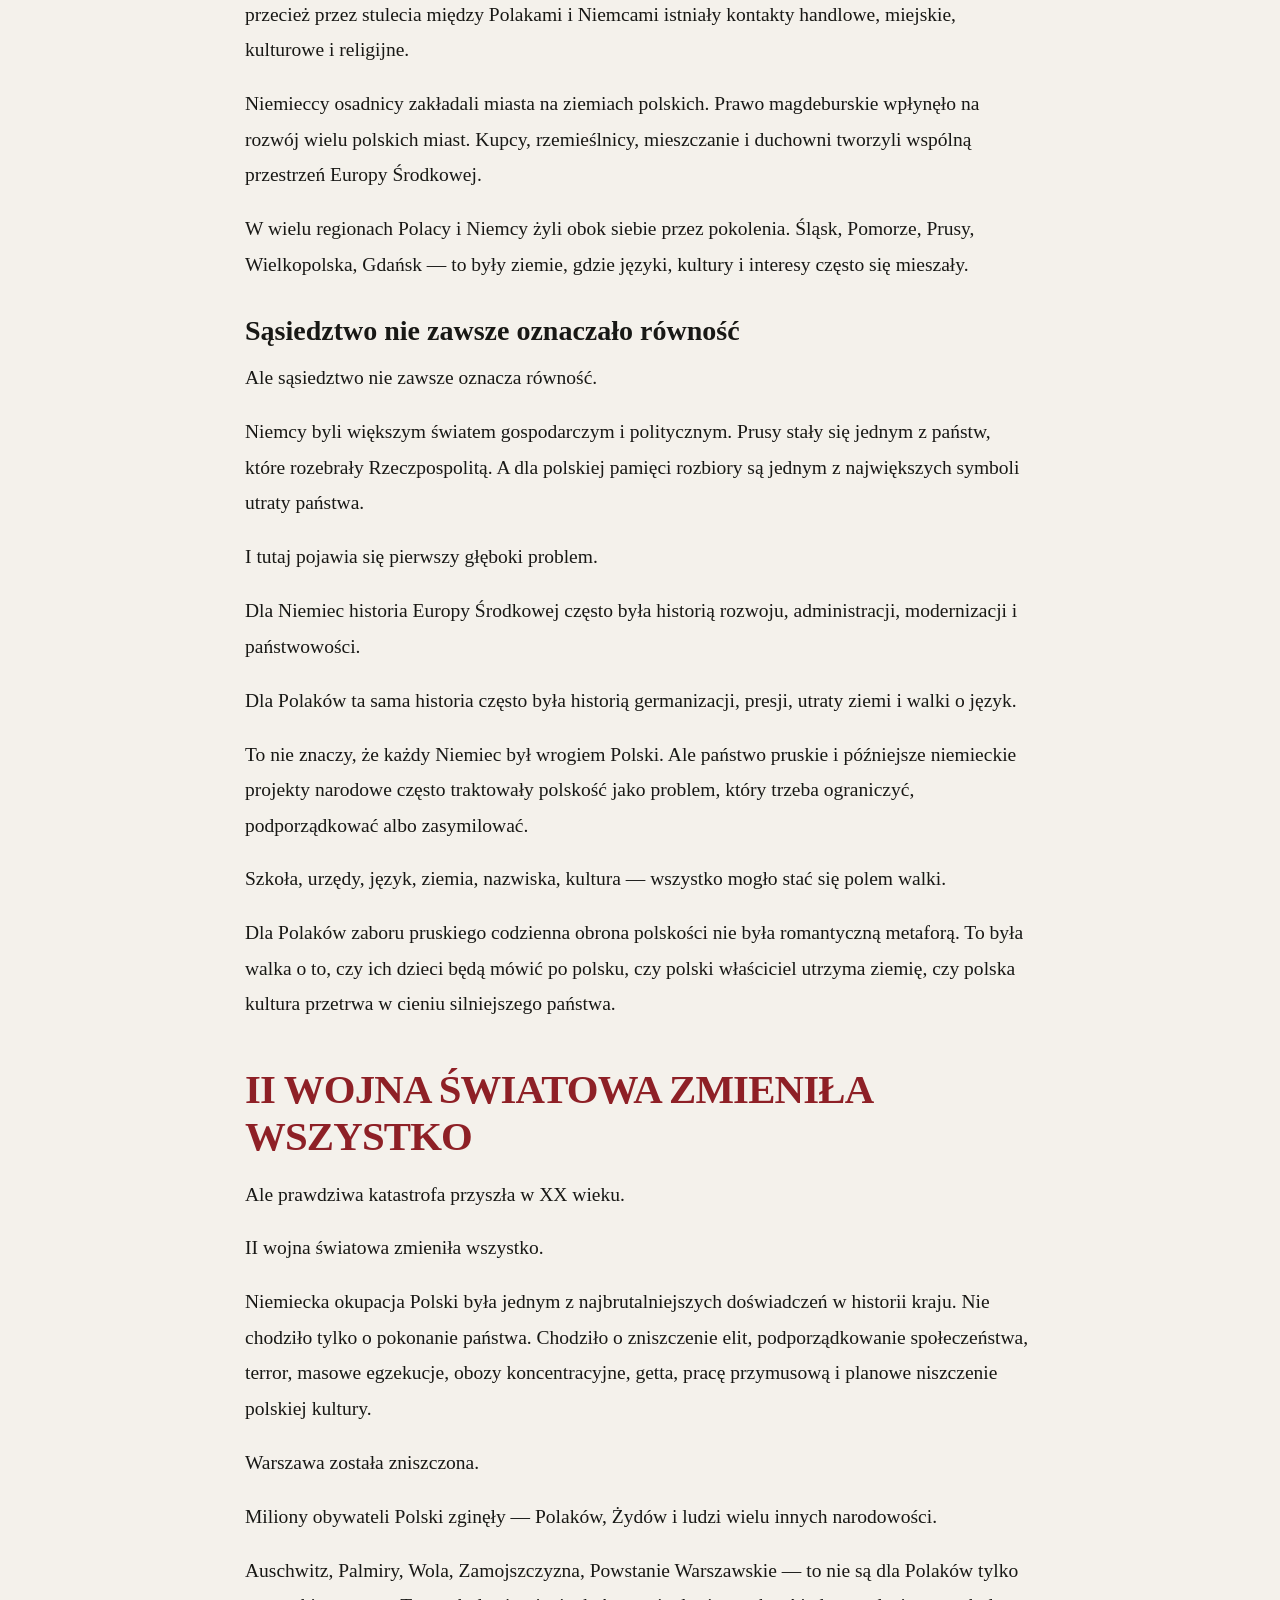
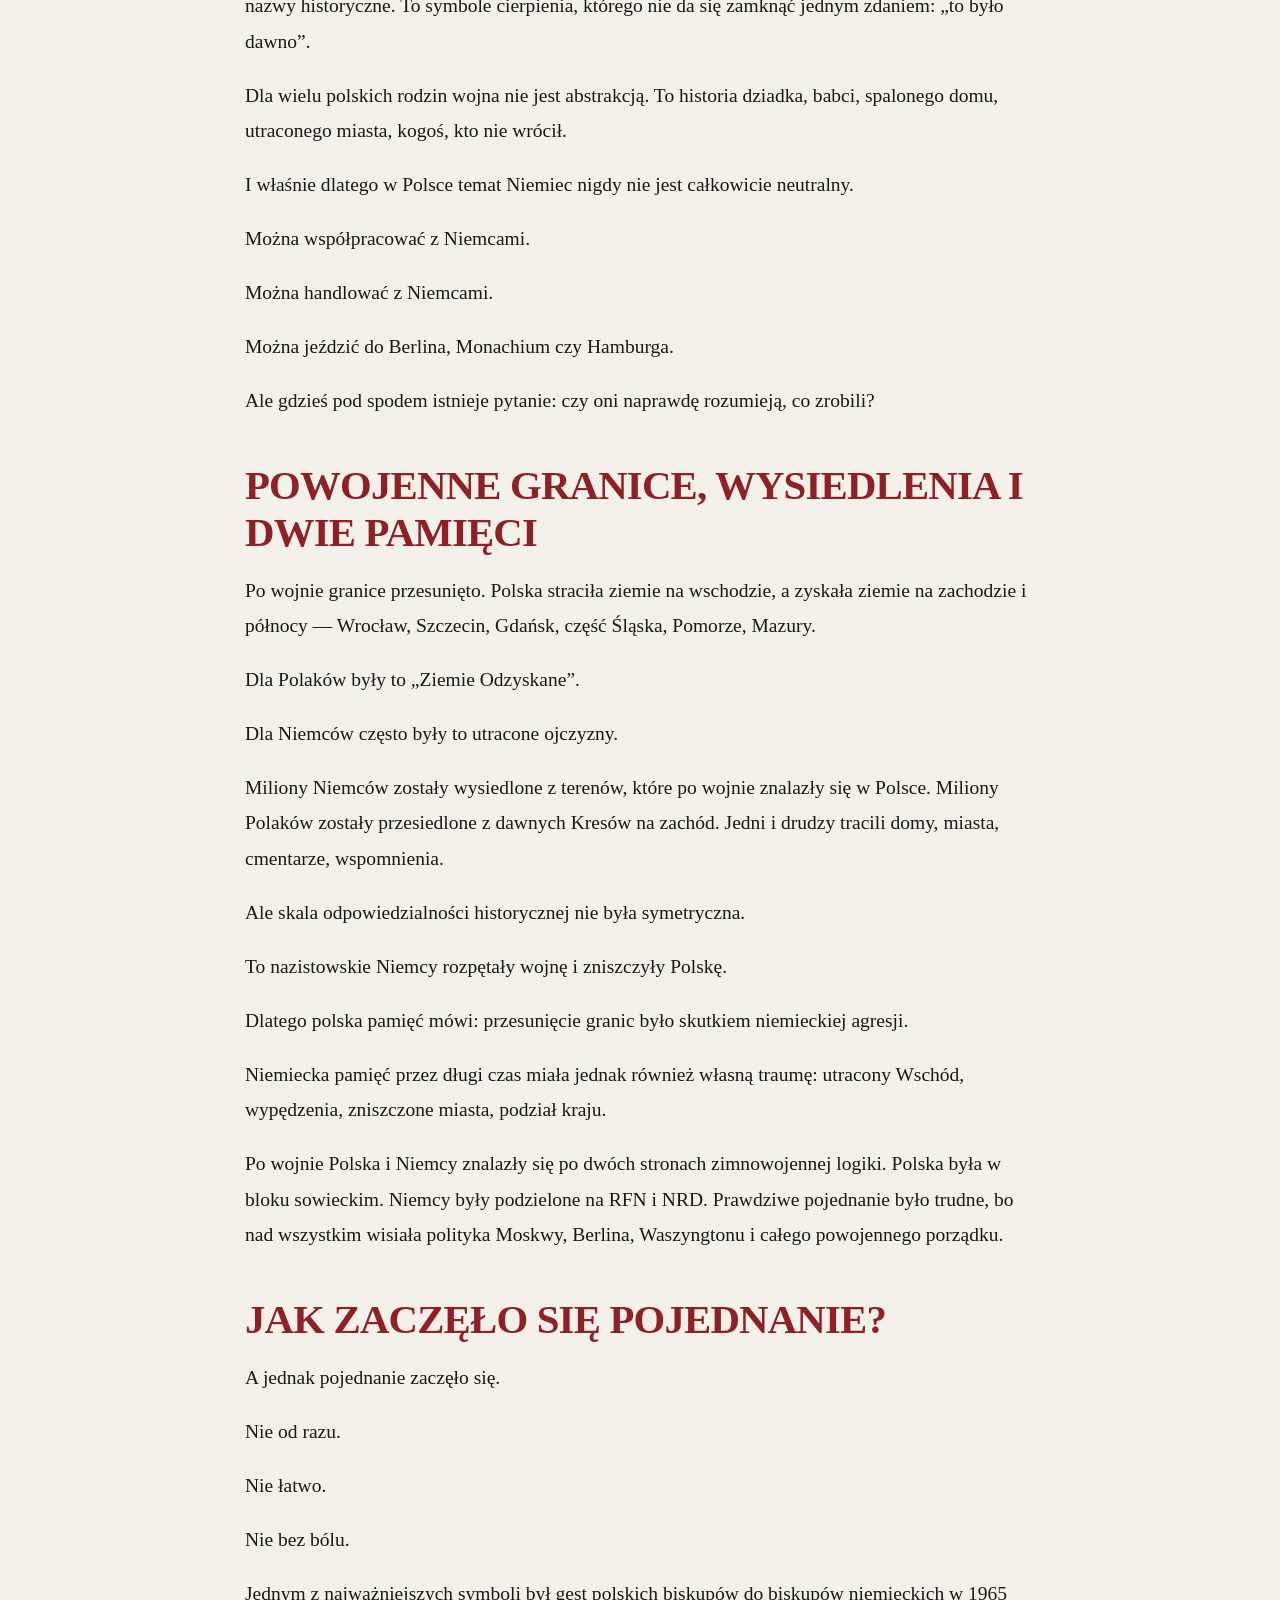
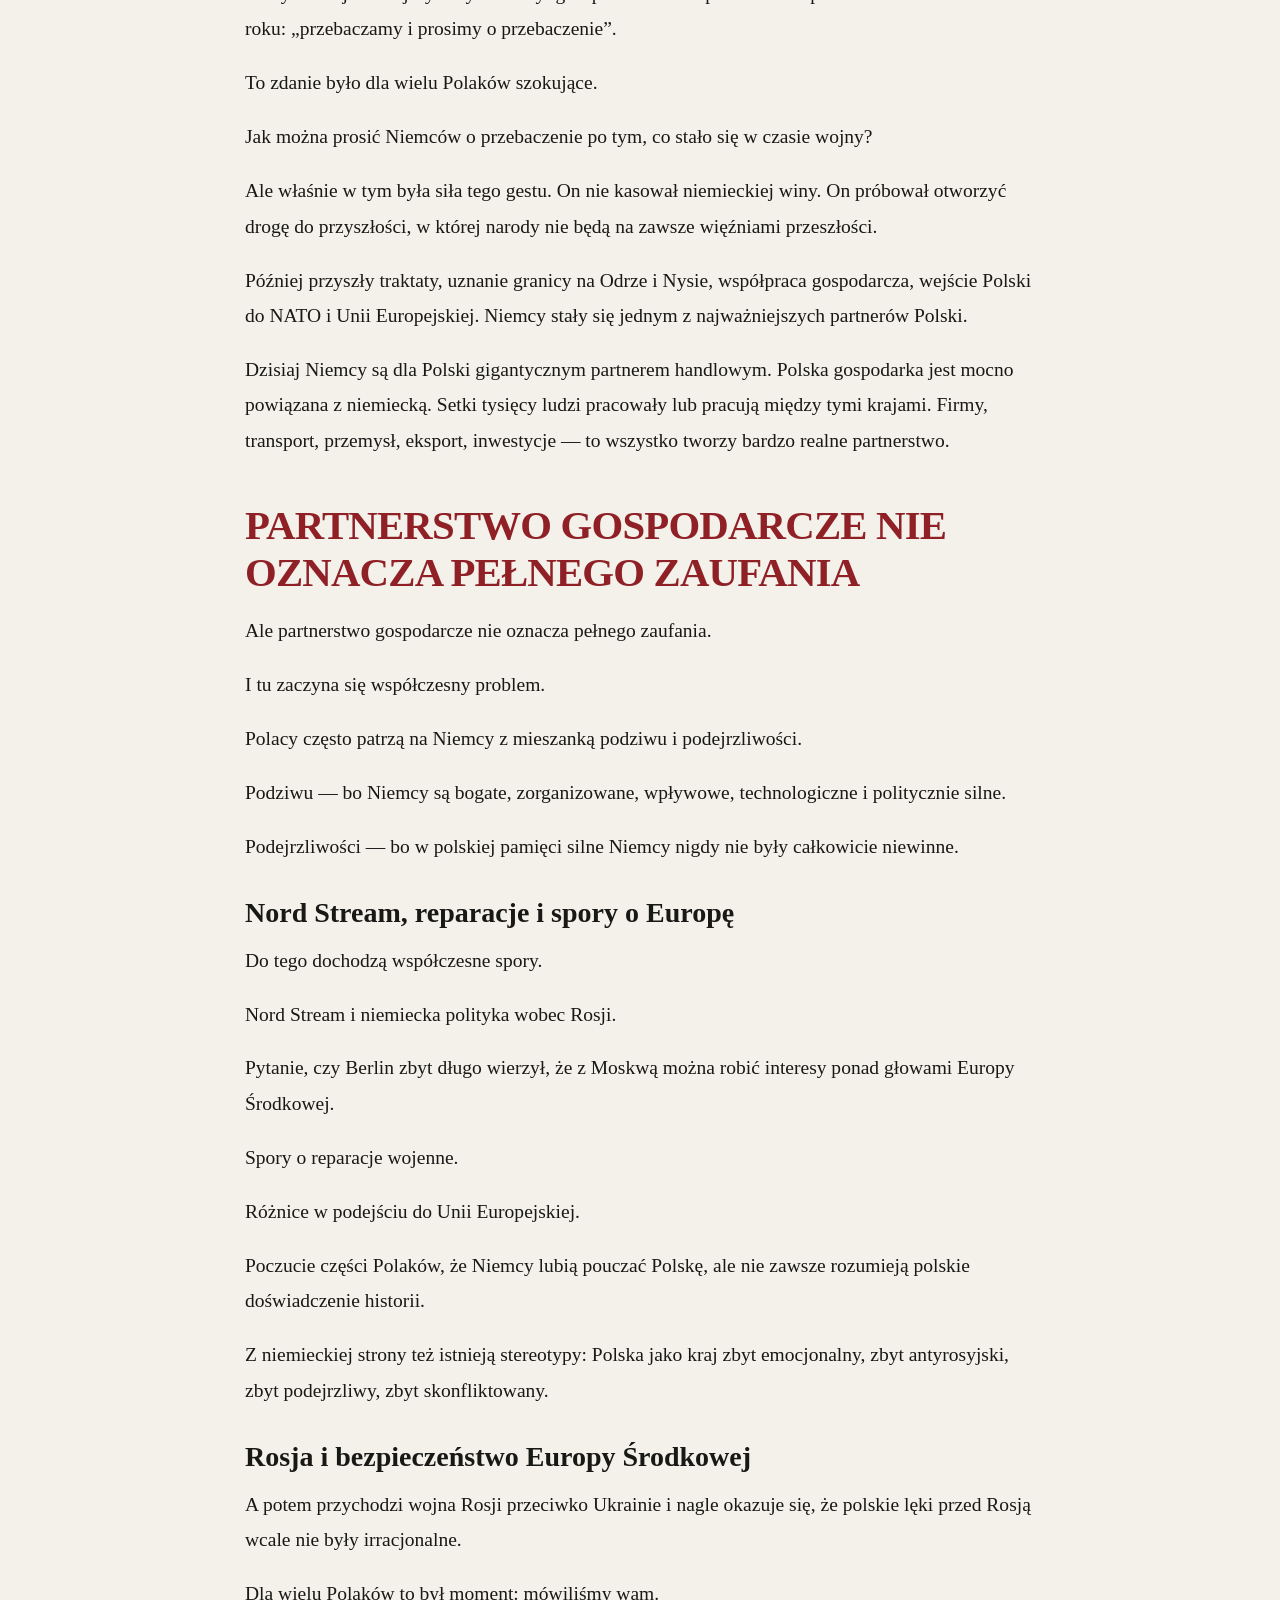
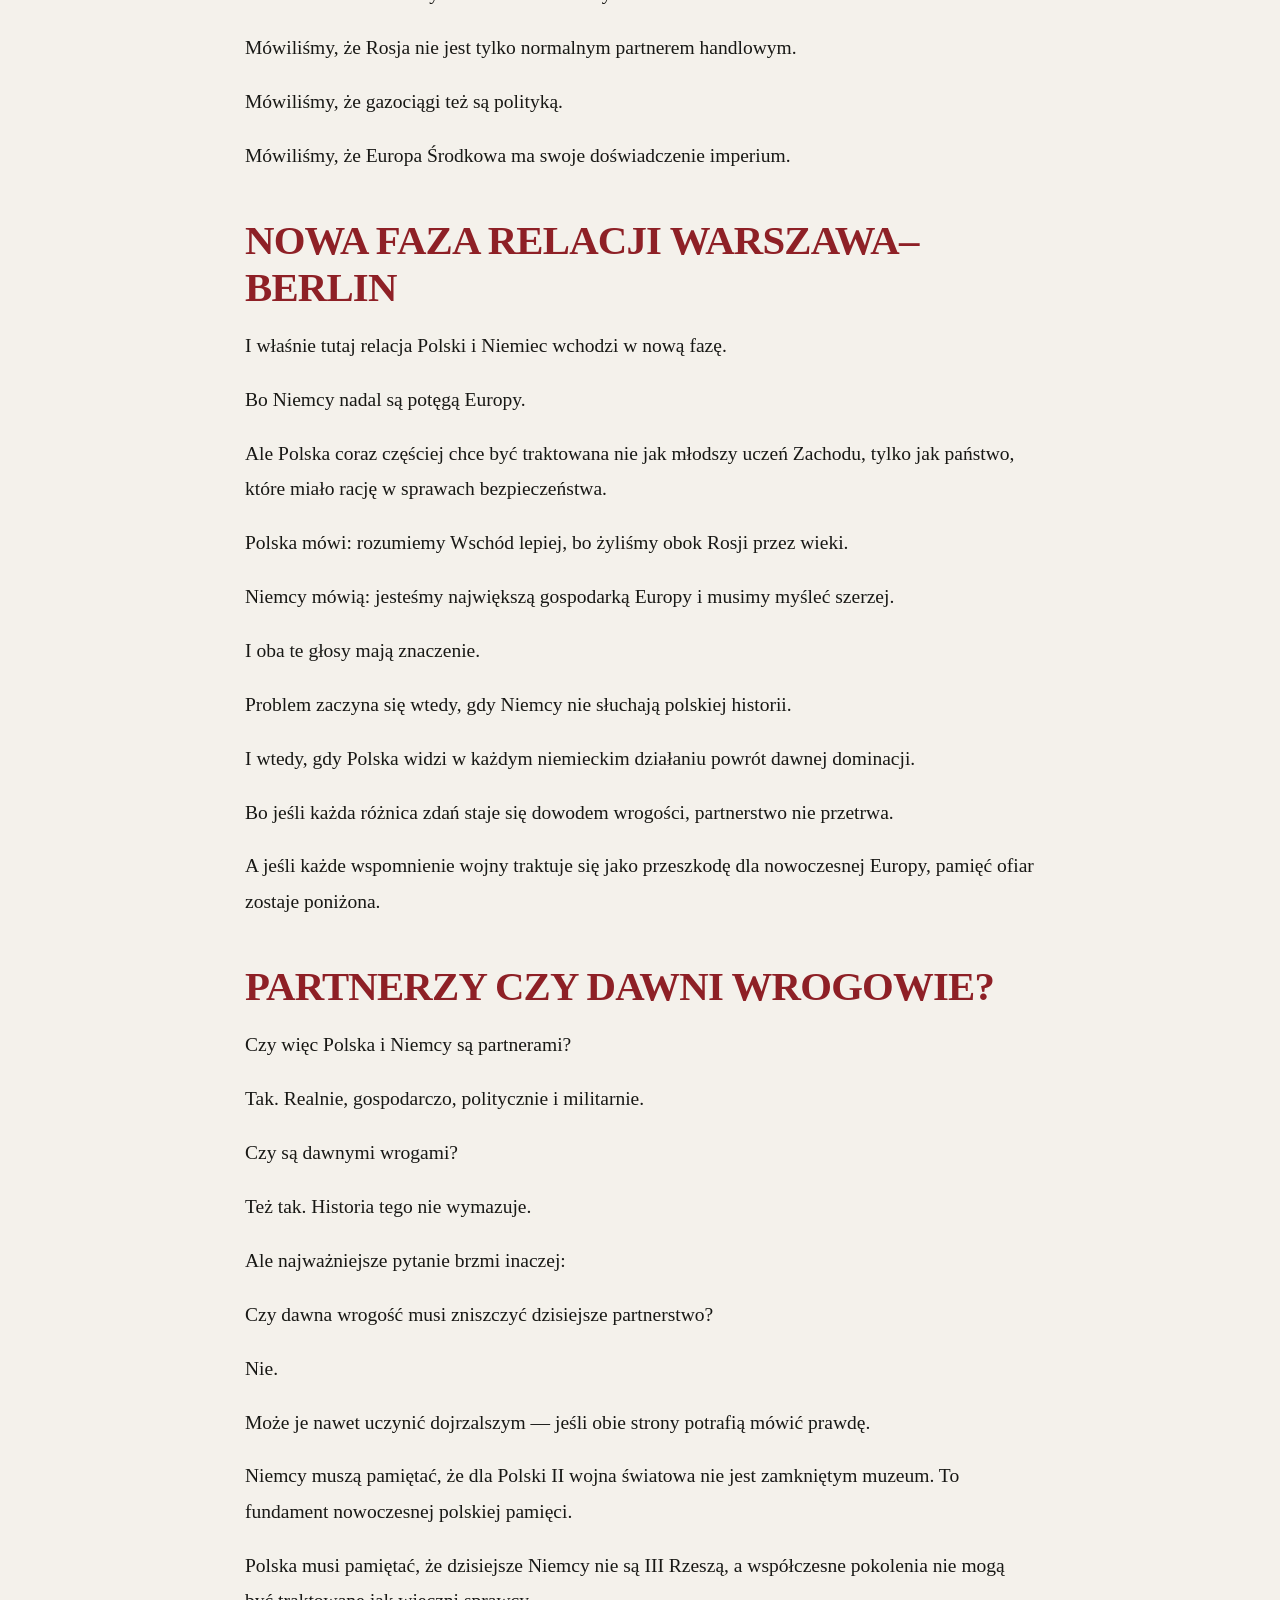
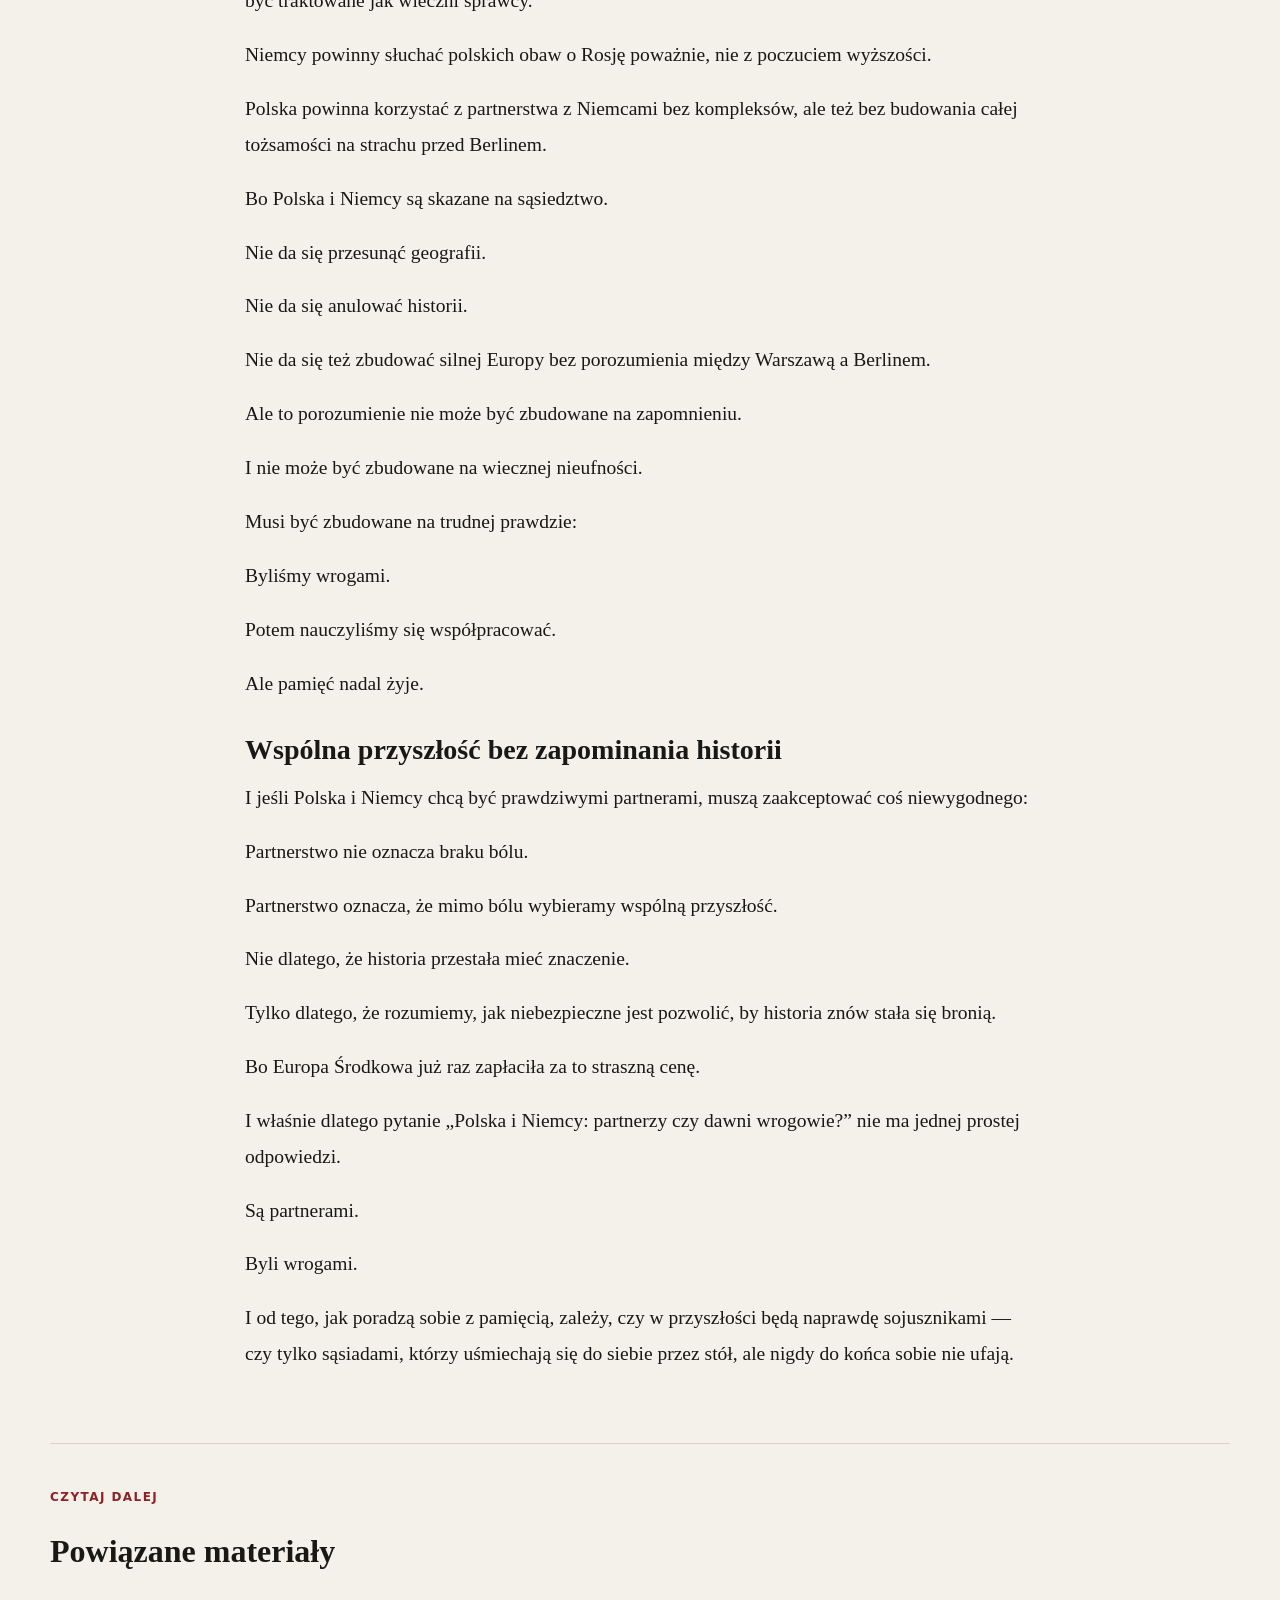
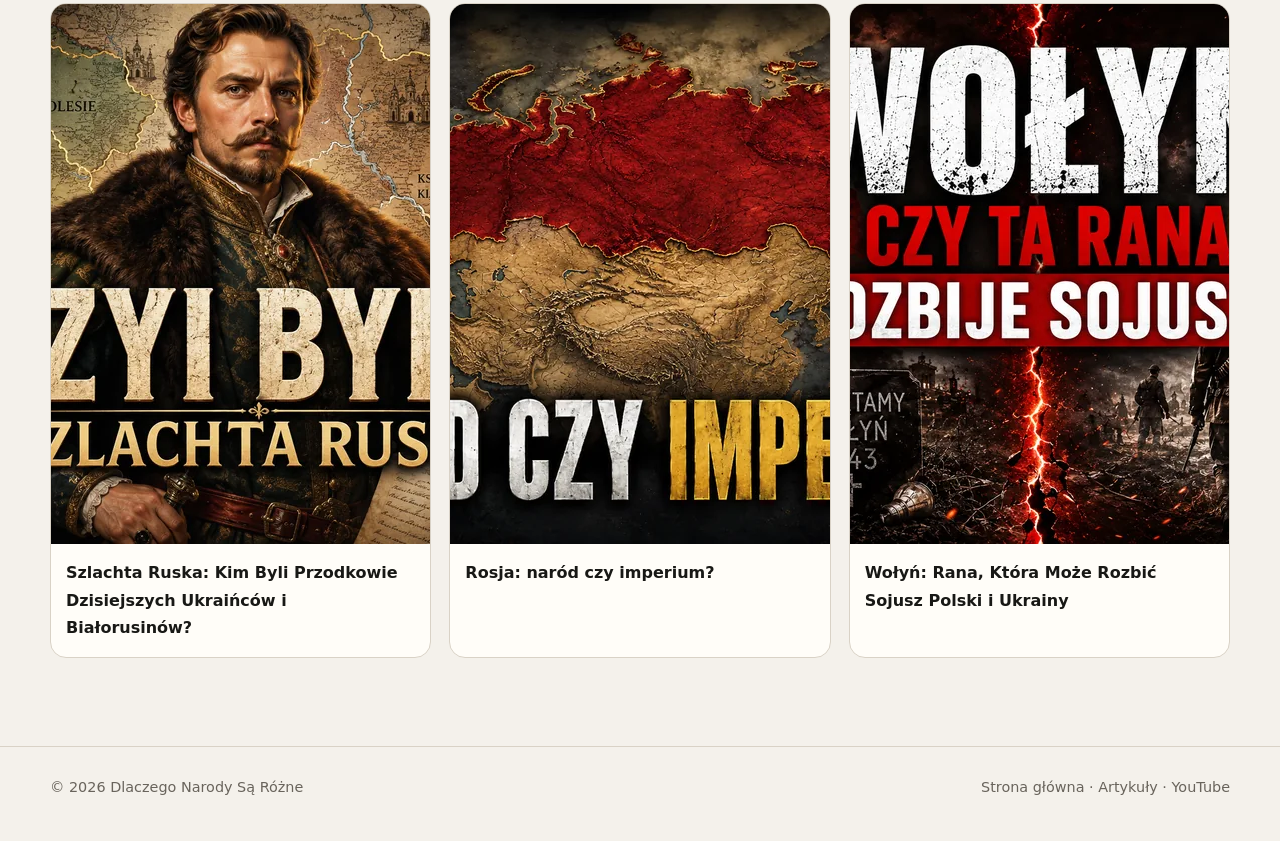
<file: polska-i-niemcy.html>
<!doctype html><html lang="pl"><head><meta charset="utf-8">
<meta name="viewport" content="width=device-width,initial-scale=1">
<title>Polska i Niemcy: partnerzy czy dawni wrogowie? | Dlaczego Narody Są Różne</title>
<meta name="description" content="Polska i Niemcy są dziś partnerami w UE i NATO, ale ich relację wciąż kształtuje trudna historia. Wojny, granice, pamięć, współpraca i wzajemna nieufność.">
<meta name="robots" content="index,follow,max-image-preview:large">
<link rel="canonical" href="https://polgrad.vercel.app/polska-i-niemcy">
<link rel="icon" href="/assets-favicon.svg" type="image/svg+xml">
<link rel="stylesheet" href="/assets-site.css">
<meta property="og:locale" content="pl_PL"><meta property="og:type" content="article"><meta property="og:site_name" content="Dlaczego Narody Są Różne">
<meta property="og:title" content="Polska i Niemcy: partnerzy czy dawni wrogowie?"><meta property="og:description" content="Polska i Niemcy są dziś partnerami w UE i NATO, ale ich relację wciąż kształtuje trudna historia. Wojny, granice, pamięć, współpraca i wzajemna nieufność."><meta property="og:url" content="https://polgrad.vercel.app/polska-i-niemcy"><meta property="og:image" content="https://polgrad.vercel.app/assets-images-polska-i-niemcy.webp">
<meta name="twitter:card" content="summary_large_image"><meta name="twitter:title" content="Polska i Niemcy: partnerzy czy dawni wrogowie?"><meta name="twitter:description" content="Polska i Niemcy są dziś partnerami w UE i NATO, ale ich relację wciąż kształtuje trudna historia. Wojny, granice, pamięć, współpraca i wzajemna nieufność."><meta name="twitter:image" content="https://polgrad.vercel.app/assets-images-polska-i-niemcy.webp">
<meta property="article:published_time" content="2026-08-12"><meta property="article:modified_time" content="2026-08-12">
<script type="application/ld+json">{"@context":"https://schema.org","@graph":[{"@type":"BlogPosting","headline":"Polska i Niemcy: partnerzy czy dawni wrogowie?","description":"Polska i Niemcy są dziś partnerami w UE i NATO, ale ich relację wciąż kształtuje trudna historia. Wojny, granice, pamięć, współpraca i wzajemna nieufność.","image":["https://polgrad.vercel.app/assets-images-polska-i-niemcy.webp"],"datePublished":"2026-08-12","dateModified":"2026-08-12","inLanguage":"pl-PL","keywords":"Polska Niemcy, relacje polsko niemieckie, II wojna światowa, granica polsko niemiecka, Europa","mainEntityOfPage":{"@type":"WebPage","@id":"https://polgrad.vercel.app/polska-i-niemcy"},"author":{"@type":"Organization","name":"Dlaczego Narody Są Różne","url":"https://polgrad.vercel.app/"},"publisher":{"@type":"Organization","name":"Dlaczego Narody Są Różne","url":"https://polgrad.vercel.app/"},"url":"https://polgrad.vercel.app/polska-i-niemcy"},{"@type":"BreadcrumbList","itemListElement":[{"@type":"ListItem","position":1,"name":"Strona główna","item":"https://polgrad.vercel.app/"},{"@type":"ListItem","position":2,"name":"Artykuły","item":"https://polgrad.vercel.app/#artykuly"},{"@type":"ListItem","position":3,"name":"Polska i Niemcy: partnerzy czy dawni wrogowie?","item":"https://polgrad.vercel.app/polska-i-niemcy"}]}]}</script>
</head><body><a class="skip" href="#main">Przejdź do treści</a>
<header class="site-header"><div class="wrap header-inner"><a class="brand" href="/"><span>Dlaczego</span> Narody Są Różne</a><nav class="nav" aria-label="Główna nawigacja"><a href="/#artykuly">Artykuły</a><a href="/#o-projekcie">O projekcie</a><a href="https://www.youtube.com/channel/UCNSJ1tOxxAgbEjmFRdMLGkQ" target="_blank" rel="noopener external">YouTube ↗</a></nav></div></header>
<main id="main" class="article-shell"><div class="wrap"><nav class="breadcrumbs" aria-label="Okruszki"><a href="/">Strona główna</a> <span>›</span> <a href="/#artykuly">Artykuły</a> <span>›</span> <span>Polska i Niemcy: partnerzy czy dawni wrogowie?</span></nav></div>
<header class="article-head wrap"><div class="eyebrow">Historia · analiza</div><h1>Polska i Niemcy: partnerzy czy dawni wrogowie?</h1><div class="article-meta"><span>Dlaczego Narody Są Różne</span><span>•</span><time datetime="2026-08-12">12 sierpnia 2026</time></div></header>
<figure class="hero-image"><picture><source srcset="/assets-images-polska-i-niemcy-960.webp 960w, /assets-images-polska-i-niemcy.webp 1672w" type="image/webp"><img src="/assets-images-polska-i-niemcy.webp" alt="Miniatura filmu: Polska i Niemcy: partnerzy czy dawni wrogowie?" width="1672" height="941" fetchpriority="high" decoding="async"></picture></figure>
<section class="video-block" aria-label="Film powiązany z artykułem"><div class="video-label">Film na YouTube</div><div class="video-frame"><iframe src="https://www.youtube-nocookie.com/embed/iFGomQoLBAo?rel=0" title="Polska i Niemcy: partnerzy czy dawni wrogowie?" loading="lazy" allow="accelerometer; autoplay; clipboard-write; encrypted-media; gyroscope; picture-in-picture; web-share" referrerpolicy="strict-origin-when-cross-origin" allowfullscreen></iframe></div><a class="youtube-link" href="https://www.youtube.com/watch?v=iFGomQoLBAo" target="_blank" rel="noopener external">Otwórz film w YouTube ↗</a></section>
<article class="article-content"><nav class="toc" aria-label="Spis treści"><strong>Spis treści</strong><ol><li><a href="#polacy-i-niemcy-nie-zawsze-byli-wylacznie-wrogami">Polacy i Niemcy nie zawsze byli wyłącznie wrogami</a></li><li><a href="#ii-wojna-swiatowa-zmienila-wszystko">II wojna światowa zmieniła wszystko</a></li><li><a href="#powojenne-granice-wysiedlenia-i-dwie-pamieci">Powojenne granice, wysiedlenia i dwie pamięci</a></li><li><a href="#jak-zaczelo-sie-pojednanie">Jak zaczęło się pojednanie?</a></li><li><a href="#partnerstwo-gospodarcze-nie-oznacza-pelnego-zaufania">Partnerstwo gospodarcze nie oznacza pełnego zaufania</a></li><li><a href="#nowa-faza-relacji-warszawa-berlin">Nowa faza relacji Warszawa–Berlin</a></li><li><a href="#partnerzy-czy-dawni-wrogowie">Partnerzy czy dawni wrogowie?</a></li></ol></nav><p>To pytanie brzmi prosto, ale za nim stoi jedna z najcięższych historii w Europie.</p><p>Bo jeśli spojrzymy na dzisiejszą mapę, Polska i Niemcy są sojusznikami. Są w Unii Europejskiej. Są w NATO. Łączy je handel, granica bez szlabanów, miliony kontaktów, wspólne interesy gospodarcze i bezpieczeństwo Europy.</p><p>Ale jeśli spojrzymy głębiej, zobaczymy coś zupełnie innego: wojny, rozbiory, okupację, zniszczone miasta, obozy, wypędzenia, przesunięte granice, reparacje, pamięć i nieufność, która nie znika tylko dlatego, że podpisano traktaty.</p><p>I właśnie dlatego relacja Polski i Niemiec jest tak skomplikowana.</p><p>To nie jest zwykłe sąsiedztwo.</p><p>To sąsiedztwo dwóch narodów, które przez wieki żyły obok siebie, czasem współpracowały, czasem się podziwiały, czasem rywalizowały, ale w XX wieku doświadczyły czegoś, co zostawiło ranę na pokolenia.</p><p>Czy Polska i Niemcy są dziś partnerami?</p><p>Tak.</p><p>Ale czy historia przestała ich dzielić?</p><p>Nie.</p><p>I właśnie o tym jest ten film.</p><h2 id="polacy-i-niemcy-nie-zawsze-byli-wylacznie-wrogami">Polacy i Niemcy nie zawsze byli wyłącznie wrogami</h2><p>Zacznijmy od najważniejszej rzeczy: Polacy i Niemcy nie zawsze byli wyłącznie wrogami.</p><p>To bardzo ważne, bo łatwo opowiadać tę historię tylko przez pryzmat II wojny światowej. A przecież przez stulecia między Polakami i Niemcami istniały kontakty handlowe, miejskie, kulturowe i religijne.</p><p>Niemieccy osadnicy zakładali miasta na ziemiach polskich. Prawo magdeburskie wpłynęło na rozwój wielu polskich miast. Kupcy, rzemieślnicy, mieszczanie i duchowni tworzyli wspólną przestrzeń Europy Środkowej.</p><p>W wielu regionach Polacy i Niemcy żyli obok siebie przez pokolenia. Śląsk, Pomorze, Prusy, Wielkopolska, Gdańsk — to były ziemie, gdzie języki, kultury i interesy często się mieszały.</p><h3 id="sasiedztwo-nie-zawsze-oznaczalo-rownosc">Sąsiedztwo nie zawsze oznaczało równość</h3><p>Ale sąsiedztwo nie zawsze oznacza równość.</p><p>Niemcy byli większym światem gospodarczym i politycznym. Prusy stały się jednym z państw, które rozebrały Rzeczpospolitą. A dla polskiej pamięci rozbiory są jednym z największych symboli utraty państwa.</p><p>I tutaj pojawia się pierwszy głęboki problem.</p><p>Dla Niemiec historia Europy Środkowej często była historią rozwoju, administracji, modernizacji i państwowości.</p><p>Dla Polaków ta sama historia często była historią germanizacji, presji, utraty ziemi i walki o język.</p><p>To nie znaczy, że każdy Niemiec był wrogiem Polski. Ale państwo pruskie i późniejsze niemieckie projekty narodowe często traktowały polskość jako problem, który trzeba ograniczyć, podporządkować albo zasymilować.</p><p>Szkoła, urzędy, język, ziemia, nazwiska, kultura — wszystko mogło stać się polem walki.</p><p>Dla Polaków zaboru pruskiego codzienna obrona polskości nie była romantyczną metaforą. To była walka o to, czy ich dzieci będą mówić po polsku, czy polski właściciel utrzyma ziemię, czy polska kultura przetrwa w cieniu silniejszego państwa.</p><h2 id="ii-wojna-swiatowa-zmienila-wszystko">II wojna światowa zmieniła wszystko</h2><p>Ale prawdziwa katastrofa przyszła w XX wieku.</p><p>II wojna światowa zmieniła wszystko.</p><p>Niemiecka okupacja Polski była jednym z najbrutalniejszych doświadczeń w historii kraju. Nie chodziło tylko o pokonanie państwa. Chodziło o zniszczenie elit, podporządkowanie społeczeństwa, terror, masowe egzekucje, obozy koncentracyjne, getta, pracę przymusową i planowe niszczenie polskiej kultury.</p><p>Warszawa została zniszczona.</p><p>Miliony obywateli Polski zginęły — Polaków, Żydów i ludzi wielu innych narodowości.</p><p>Auschwitz, Palmiry, Wola, Zamojszczyzna, Powstanie Warszawskie — to nie są dla Polaków tylko nazwy historyczne. To symbole cierpienia, którego nie da się zamknąć jednym zdaniem: „to było dawno”.</p><p>Dla wielu polskich rodzin wojna nie jest abstrakcją. To historia dziadka, babci, spalonego domu, utraconego miasta, kogoś, kto nie wrócił.</p><p>I właśnie dlatego w Polsce temat Niemiec nigdy nie jest całkowicie neutralny.</p><p>Można współpracować z Niemcami.</p><p>Można handlować z Niemcami.</p><p>Można jeździć do Berlina, Monachium czy Hamburga.</p><p>Ale gdzieś pod spodem istnieje pytanie: czy oni naprawdę rozumieją, co zrobili?</p><h2 id="powojenne-granice-wysiedlenia-i-dwie-pamieci">Powojenne granice, wysiedlenia i dwie pamięci</h2><p>Po wojnie granice przesunięto. Polska straciła ziemie na wschodzie, a zyskała ziemie na zachodzie i północy — Wrocław, Szczecin, Gdańsk, część Śląska, Pomorze, Mazury.</p><p>Dla Polaków były to „Ziemie Odzyskane”.</p><p>Dla Niemców często były to utracone ojczyzny.</p><p>Miliony Niemców zostały wysiedlone z terenów, które po wojnie znalazły się w Polsce. Miliony Polaków zostały przesiedlone z dawnych Kresów na zachód. Jedni i drudzy tracili domy, miasta, cmentarze, wspomnienia.</p><p>Ale skala odpowiedzialności historycznej nie była symetryczna.</p><p>To nazistowskie Niemcy rozpętały wojnę i zniszczyły Polskę.</p><p>Dlatego polska pamięć mówi: przesunięcie granic było skutkiem niemieckiej agresji.</p><p>Niemiecka pamięć przez długi czas miała jednak również własną traumę: utracony Wschód, wypędzenia, zniszczone miasta, podział kraju.</p><p>Po wojnie Polska i Niemcy znalazły się po dwóch stronach zimnowojennej logiki. Polska była w bloku sowieckim. Niemcy były podzielone na RFN i NRD. Prawdziwe pojednanie było trudne, bo nad wszystkim wisiała polityka Moskwy, Berlina, Waszyngtonu i całego powojennego porządku.</p><h2 id="jak-zaczelo-sie-pojednanie">Jak zaczęło się pojednanie?</h2><p>A jednak pojednanie zaczęło się.</p><p>Nie od razu.</p><p>Nie łatwo.</p><p>Nie bez bólu.</p><p>Jednym z najważniejszych symboli był gest polskich biskupów do biskupów niemieckich w 1965 roku: „przebaczamy i prosimy o przebaczenie”.</p><p>To zdanie było dla wielu Polaków szokujące.</p><p>Jak można prosić Niemców o przebaczenie po tym, co stało się w czasie wojny?</p><p>Ale właśnie w tym była siła tego gestu. On nie kasował niemieckiej winy. On próbował otworzyć drogę do przyszłości, w której narody nie będą na zawsze więźniami przeszłości.</p><p>Później przyszły traktaty, uznanie granicy na Odrze i Nysie, współpraca gospodarcza, wejście Polski do NATO i Unii Europejskiej. Niemcy stały się jednym z najważniejszych partnerów Polski.</p><p>Dzisiaj Niemcy są dla Polski gigantycznym partnerem handlowym. Polska gospodarka jest mocno powiązana z niemiecką. Setki tysięcy ludzi pracowały lub pracują między tymi krajami. Firmy, transport, przemysł, eksport, inwestycje — to wszystko tworzy bardzo realne partnerstwo.</p><h2 id="partnerstwo-gospodarcze-nie-oznacza-pelnego-zaufania">Partnerstwo gospodarcze nie oznacza pełnego zaufania</h2><p>Ale partnerstwo gospodarcze nie oznacza pełnego zaufania.</p><p>I tu zaczyna się współczesny problem.</p><p>Polacy często patrzą na Niemcy z mieszanką podziwu i podejrzliwości.</p><p>Podziwu — bo Niemcy są bogate, zorganizowane, wpływowe, technologiczne i politycznie silne.</p><p>Podejrzliwości — bo w polskiej pamięci silne Niemcy nigdy nie były całkowicie niewinne.</p><h3 id="nord-stream-reparacje-i-spory-o-europe">Nord Stream, reparacje i spory o Europę</h3><p>Do tego dochodzą współczesne spory.</p><p>Nord Stream i niemiecka polityka wobec Rosji.</p><p>Pytanie, czy Berlin zbyt długo wierzył, że z Moskwą można robić interesy ponad głowami Europy Środkowej.</p><p>Spory o reparacje wojenne.</p><p>Różnice w podejściu do Unii Europejskiej.</p><p>Poczucie części Polaków, że Niemcy lubią pouczać Polskę, ale nie zawsze rozumieją polskie doświadczenie historii.</p><p>Z niemieckiej strony też istnieją stereotypy: Polska jako kraj zbyt emocjonalny, zbyt antyrosyjski, zbyt podejrzliwy, zbyt skonfliktowany.</p><h3 id="rosja-i-bezpieczenstwo-europy-srodkowej">Rosja i bezpieczeństwo Europy Środkowej</h3><p>A potem przychodzi wojna Rosji przeciwko Ukrainie i nagle okazuje się, że polskie lęki przed Rosją wcale nie były irracjonalne.</p><p>Dla wielu Polaków to był moment: mówiliśmy wam.</p><p>Mówiliśmy, że Rosja nie jest tylko normalnym partnerem handlowym.</p><p>Mówiliśmy, że gazociągi też są polityką.</p><p>Mówiliśmy, że Europa Środkowa ma swoje doświadczenie imperium.</p><h2 id="nowa-faza-relacji-warszawa-berlin">Nowa faza relacji Warszawa–Berlin</h2><p>I właśnie tutaj relacja Polski i Niemiec wchodzi w nową fazę.</p><p>Bo Niemcy nadal są potęgą Europy.</p><p>Ale Polska coraz częściej chce być traktowana nie jak młodszy uczeń Zachodu, tylko jak państwo, które miało rację w sprawach bezpieczeństwa.</p><p>Polska mówi: rozumiemy Wschód lepiej, bo żyliśmy obok Rosji przez wieki.</p><p>Niemcy mówią: jesteśmy największą gospodarką Europy i musimy myśleć szerzej.</p><p>I oba te głosy mają znaczenie.</p><p>Problem zaczyna się wtedy, gdy Niemcy nie słuchają polskiej historii.</p><p>I wtedy, gdy Polska widzi w każdym niemieckim działaniu powrót dawnej dominacji.</p><p>Bo jeśli każda różnica zdań staje się dowodem wrogości, partnerstwo nie przetrwa.</p><p>A jeśli każde wspomnienie wojny traktuje się jako przeszkodę dla nowoczesnej Europy, pamięć ofiar zostaje poniżona.</p><h2 id="partnerzy-czy-dawni-wrogowie">Partnerzy czy dawni wrogowie?</h2><p>Czy więc Polska i Niemcy są partnerami?</p><p>Tak. Realnie, gospodarczo, politycznie i militarnie.</p><p>Czy są dawnymi wrogami?</p><p>Też tak. Historia tego nie wymazuje.</p><p>Ale najważniejsze pytanie brzmi inaczej:</p><p>Czy dawna wrogość musi zniszczyć dzisiejsze partnerstwo?</p><p>Nie.</p><p>Może je nawet uczynić dojrzalszym — jeśli obie strony potrafią mówić prawdę.</p><p>Niemcy muszą pamiętać, że dla Polski II wojna światowa nie jest zamkniętym muzeum. To fundament nowoczesnej polskiej pamięci.</p><p>Polska musi pamiętać, że dzisiejsze Niemcy nie są III Rzeszą, a współczesne pokolenia nie mogą być traktowane jak wieczni sprawcy.</p><p>Niemcy powinny słuchać polskich obaw o Rosję poważnie, nie z poczuciem wyższości.</p><p>Polska powinna korzystać z partnerstwa z Niemcami bez kompleksów, ale też bez budowania całej tożsamości na strachu przed Berlinem.</p><p>Bo Polska i Niemcy są skazane na sąsiedztwo.</p><p>Nie da się przesunąć geografii.</p><p>Nie da się anulować historii.</p><p>Nie da się też zbudować silnej Europy bez porozumienia między Warszawą a Berlinem.</p><p>Ale to porozumienie nie może być zbudowane na zapomnieniu.</p><p>I nie może być zbudowane na wiecznej nieufności.</p><p>Musi być zbudowane na trudnej prawdzie:</p><p>Byliśmy wrogami.</p><p>Potem nauczyliśmy się współpracować.</p><p>Ale pamięć nadal żyje.</p><h3 id="wspolna-przyszlosc-bez-zapominania-historii">Wspólna przyszłość bez zapominania historii</h3><p>I jeśli Polska i Niemcy chcą być prawdziwymi partnerami, muszą zaakceptować coś niewygodnego:</p><p>Partnerstwo nie oznacza braku bólu.</p><p>Partnerstwo oznacza, że mimo bólu wybieramy wspólną przyszłość.</p><p>Nie dlatego, że historia przestała mieć znaczenie.</p><p>Tylko dlatego, że rozumiemy, jak niebezpieczne jest pozwolić, by historia znów stała się bronią.</p><p>Bo Europa Środkowa już raz zapłaciła za to straszną cenę.</p><p>I właśnie dlatego pytanie „Polska i Niemcy: partnerzy czy dawni wrogowie?” nie ma jednej prostej odpowiedzi.</p><p>Są partnerami.</p><p>Byli wrogami.</p><p>I od tego, jak poradzą sobie z pamięcią, zależy, czy w przyszłości będą naprawdę sojusznikami — czy tylko sąsiadami, którzy uśmiechają się do siebie przez stół, ale nigdy do końca sobie nie ufają.</p></article>
<section class="related"><div class="eyebrow">Czytaj dalej</div><h2>Powiązane materiały</h2><div class="related-grid"><article class="related-card"><img src="/assets-images-szlachta-ruska-960.webp" width="960" height="540" alt="Miniatura: Szlachta Ruska: Kim Byli Przodkowie Dzisiejszych Ukraińców i Białorusinów?" loading="lazy"><div><a href="/szlachta-ruska">Szlachta Ruska: Kim Byli Przodkowie Dzisiejszych Ukraińców i Białorusinów?</a></div></article><article class="related-card"><img src="/assets-images-rosja-narod-czy-imperium-960.webp" width="960" height="540" alt="Miniatura: Rosja: naród czy imperium?" loading="lazy"><div><a href="/rosja-narod-czy-imperium">Rosja: naród czy imperium?</a></div></article><article class="related-card"><img src="/assets-images-wolyn-rana-sojusz-polski-i-ukrainy-960.webp" width="960" height="540" alt="Miniatura: Wołyń: Rana, Która Może Rozbić Sojusz Polski i Ukrainy" loading="lazy"><div><a href="/wolyn-rana-sojusz-polski-i-ukrainy">Wołyń: Rana, Która Może Rozbić Sojusz Polski i Ukrainy</a></div></article></div></section>
</main><footer class="site-footer"><div class="wrap footer-inner"><div>© 2026 Dlaczego Narody Są Różne</div><div><a href="/">Strona główna</a> · <a href="/#artykuly">Artykuły</a> · <a href="https://www.youtube.com/channel/UCNSJ1tOxxAgbEjmFRdMLGkQ" target="_blank" rel="noopener external">YouTube</a></div></div></footer></body></html>
</file>
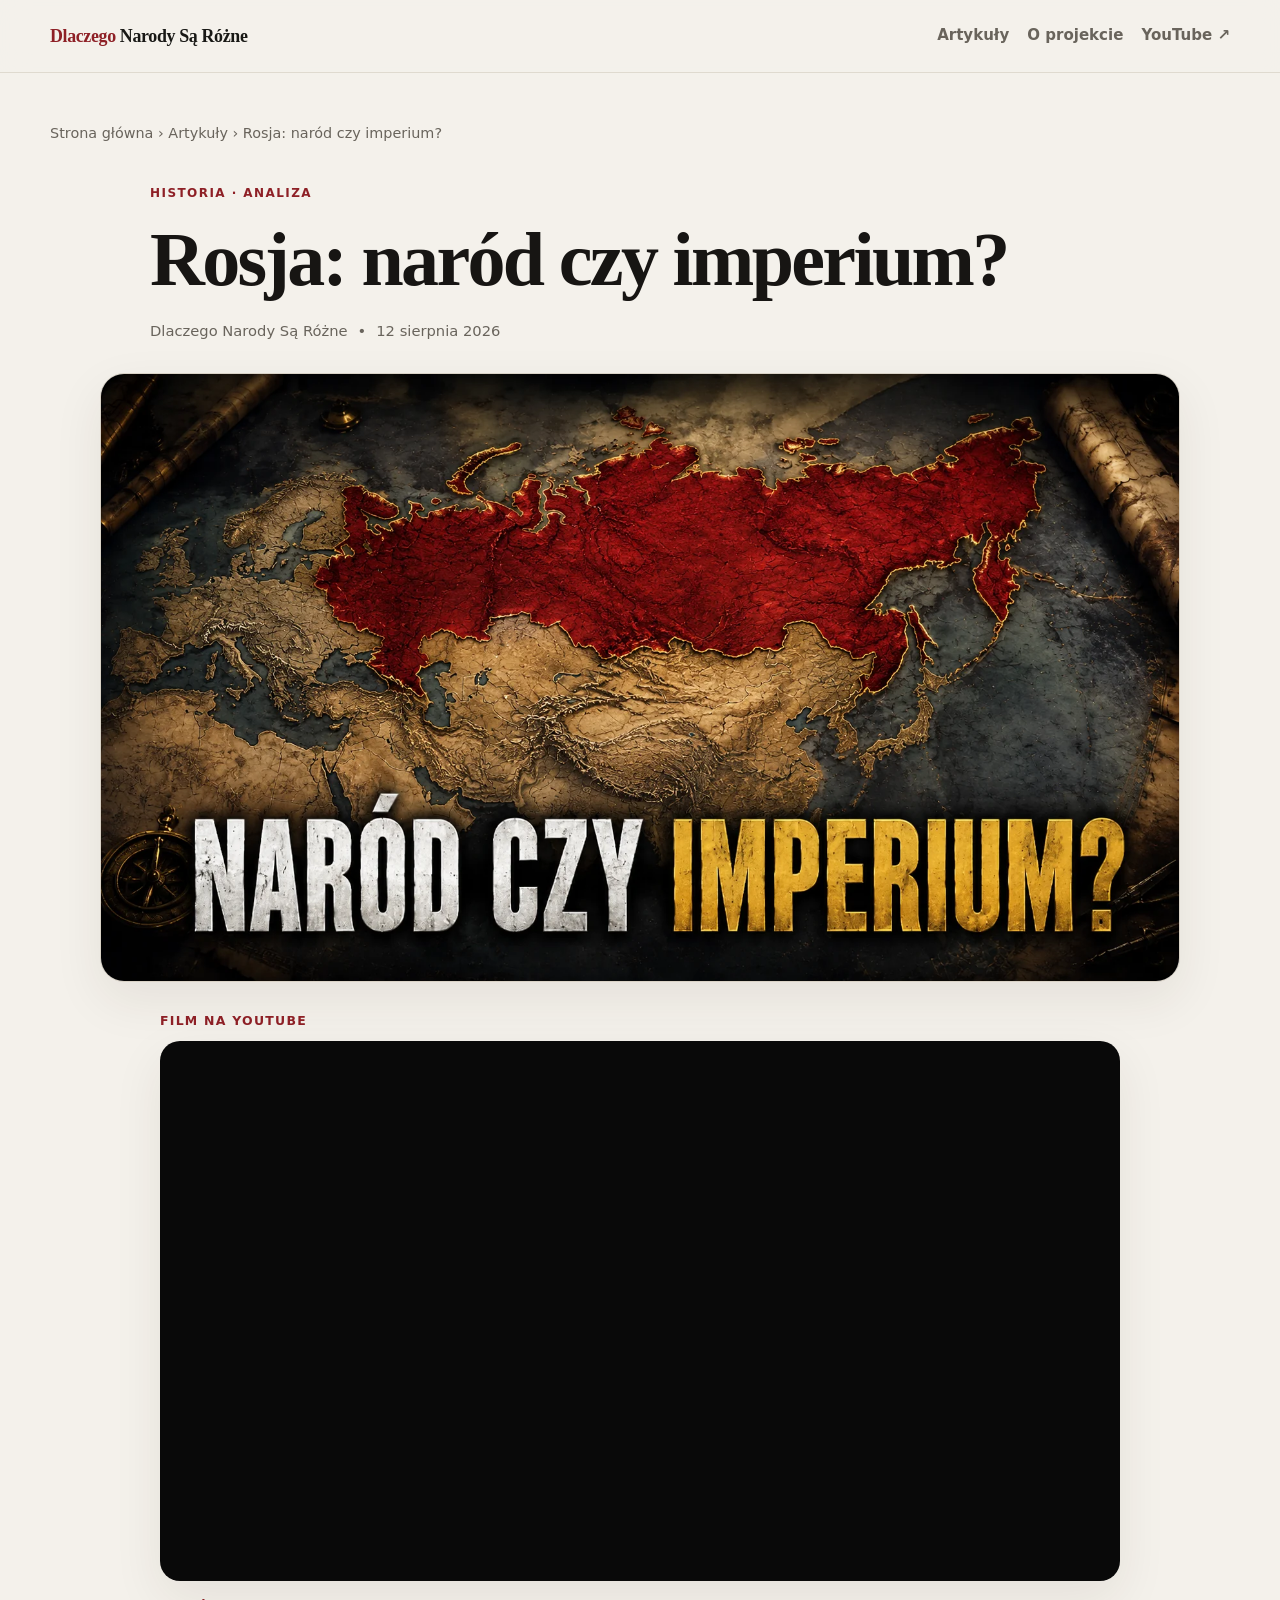
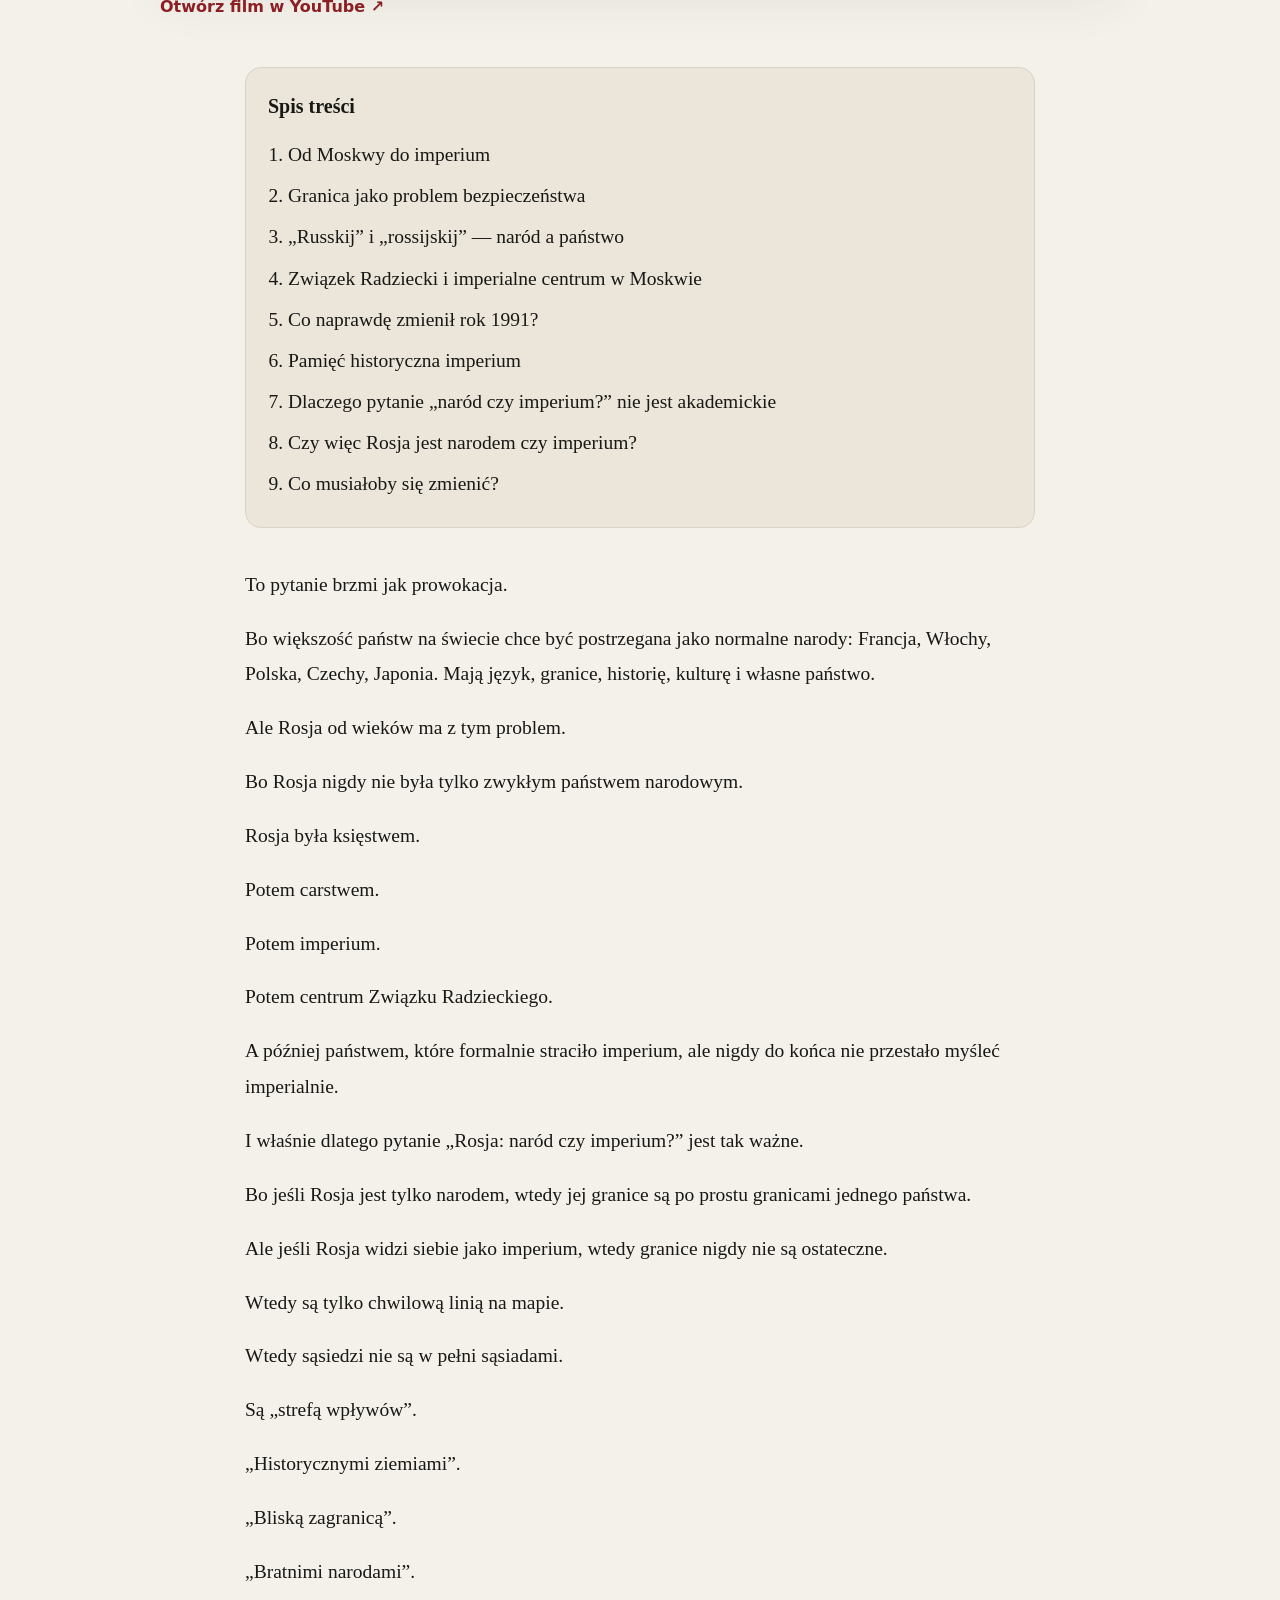
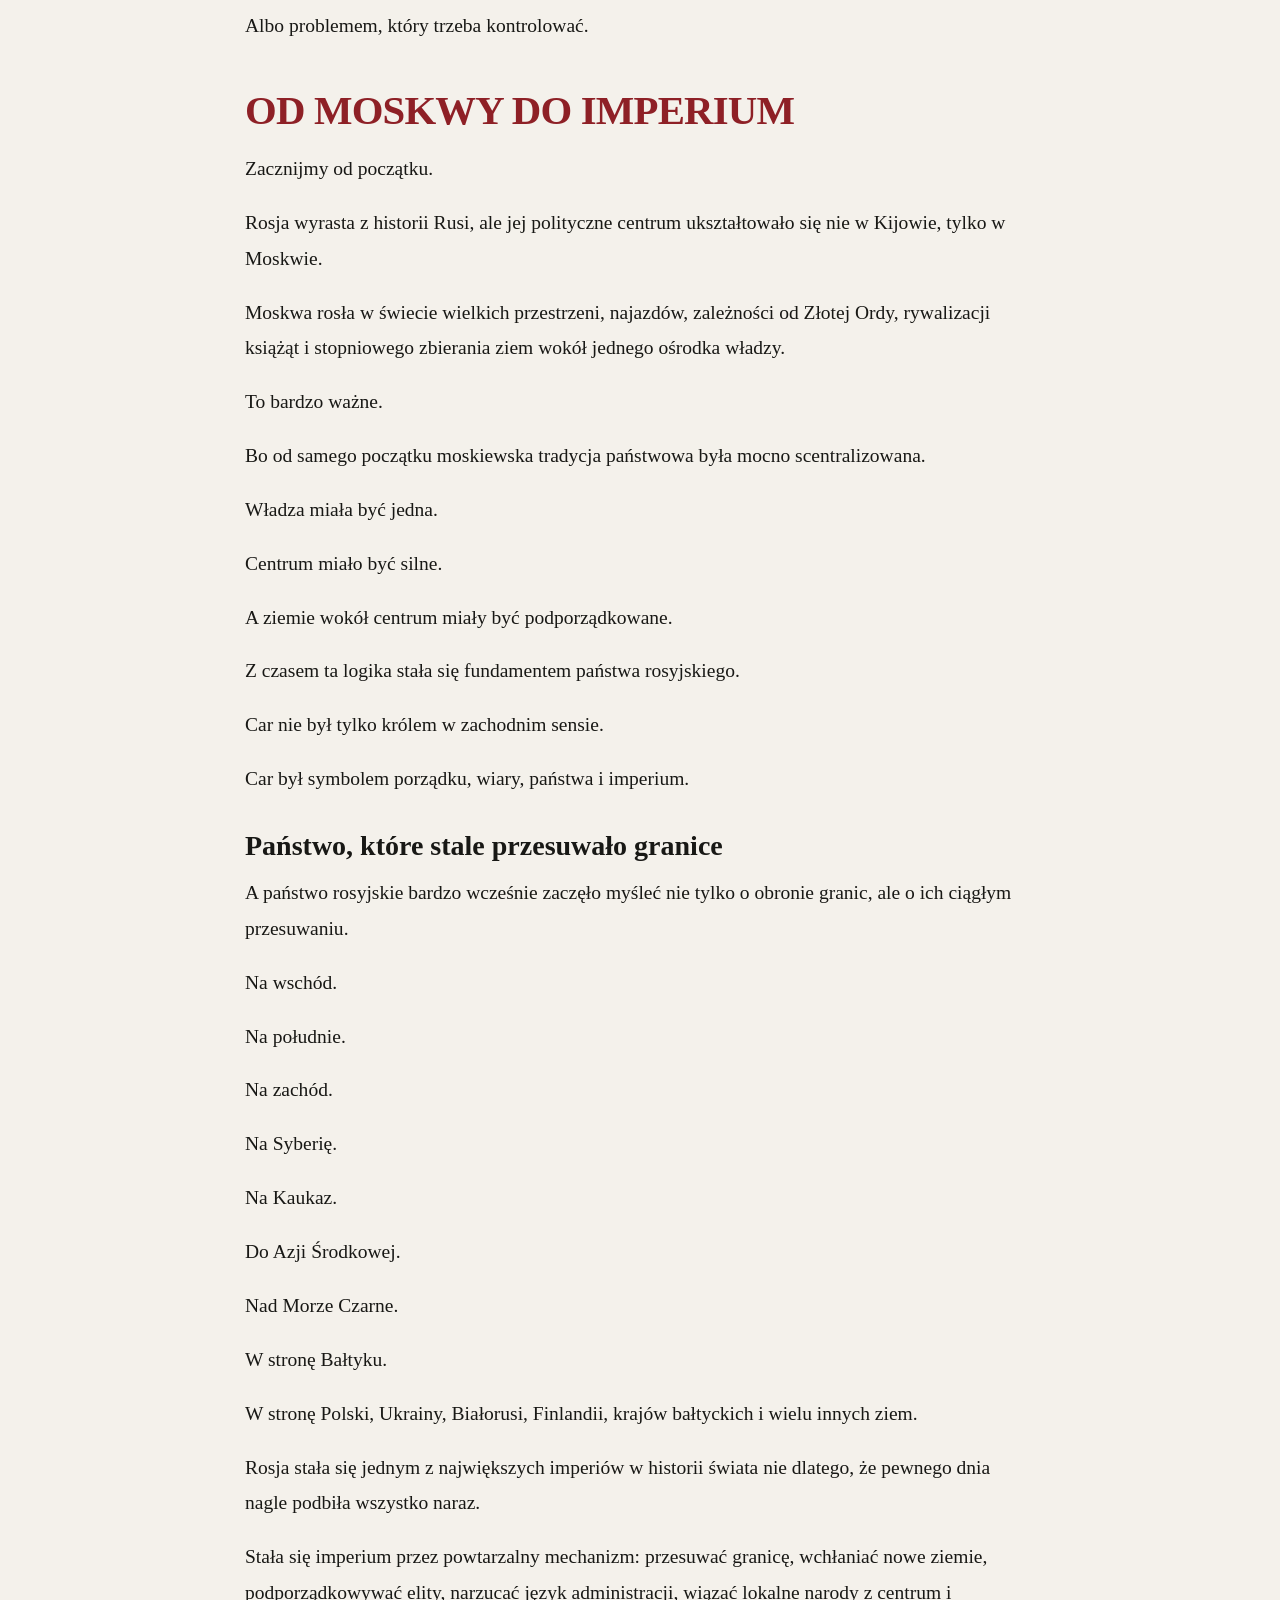
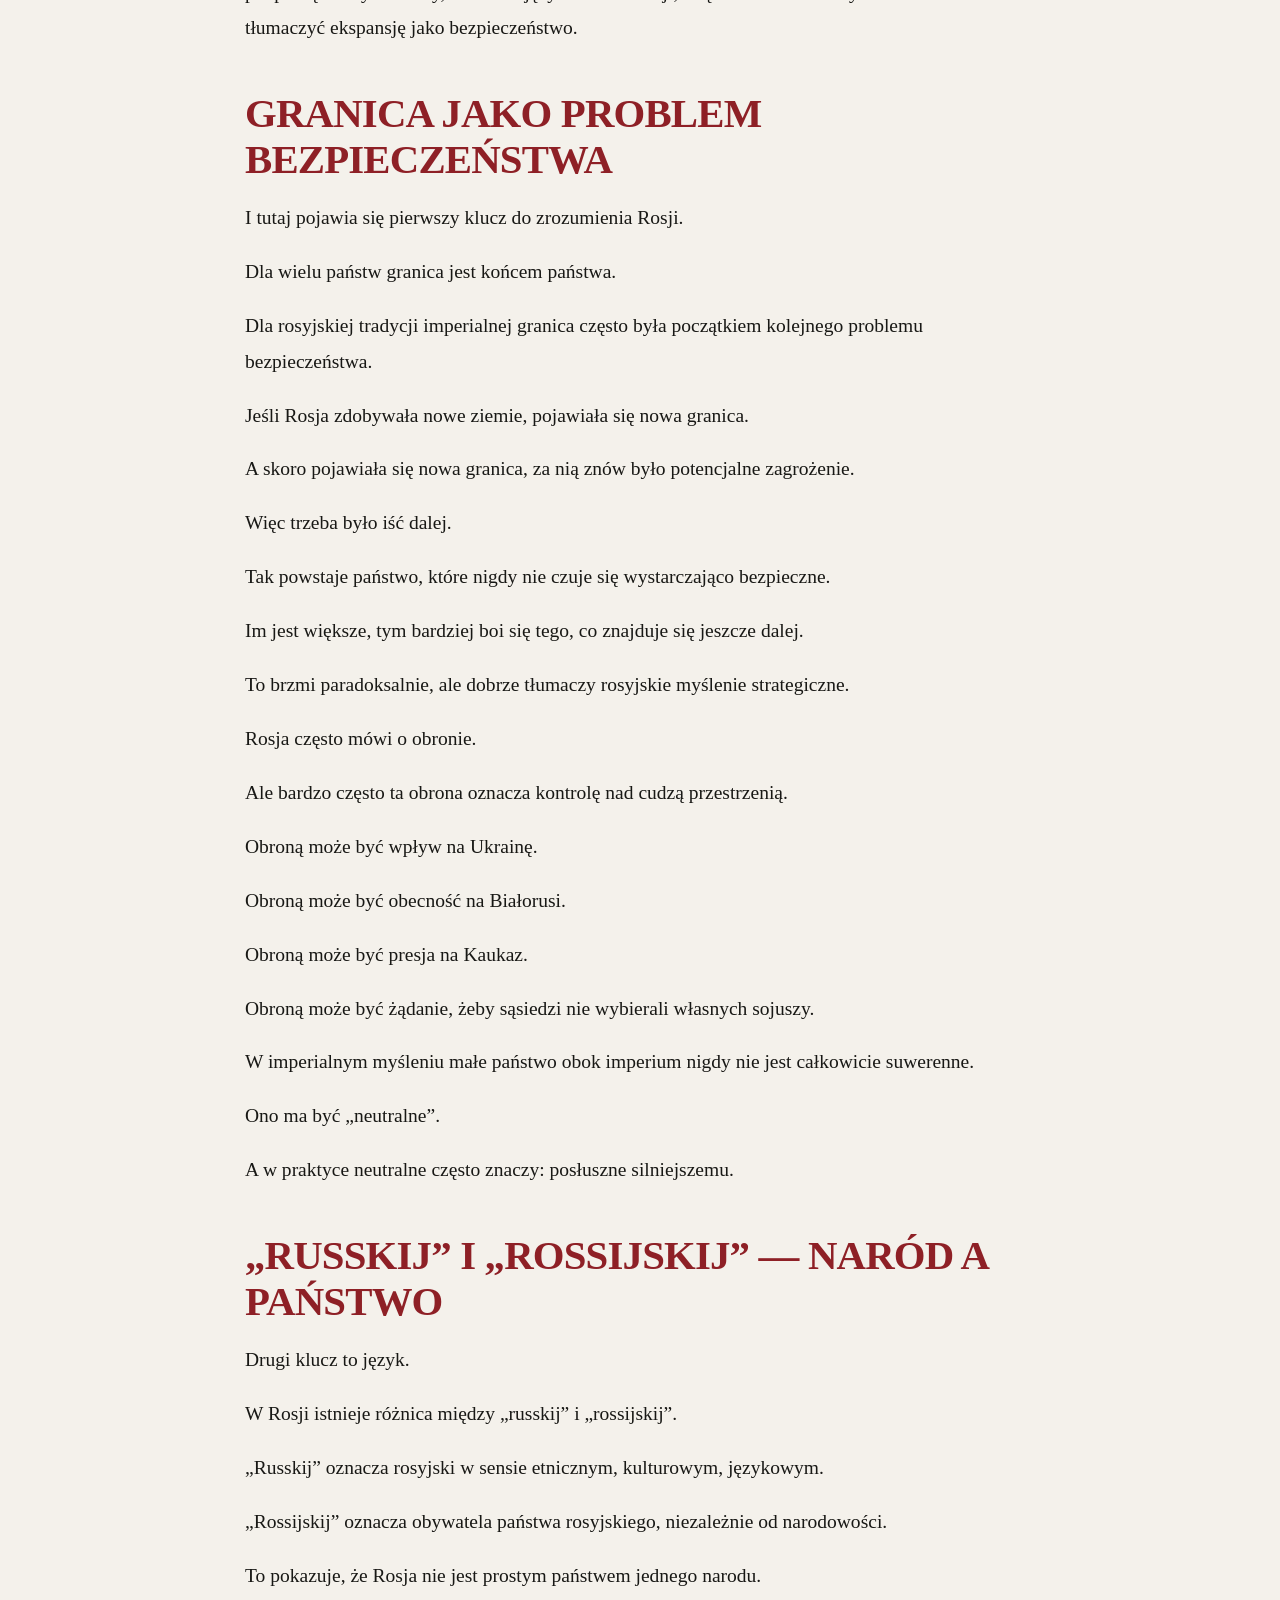
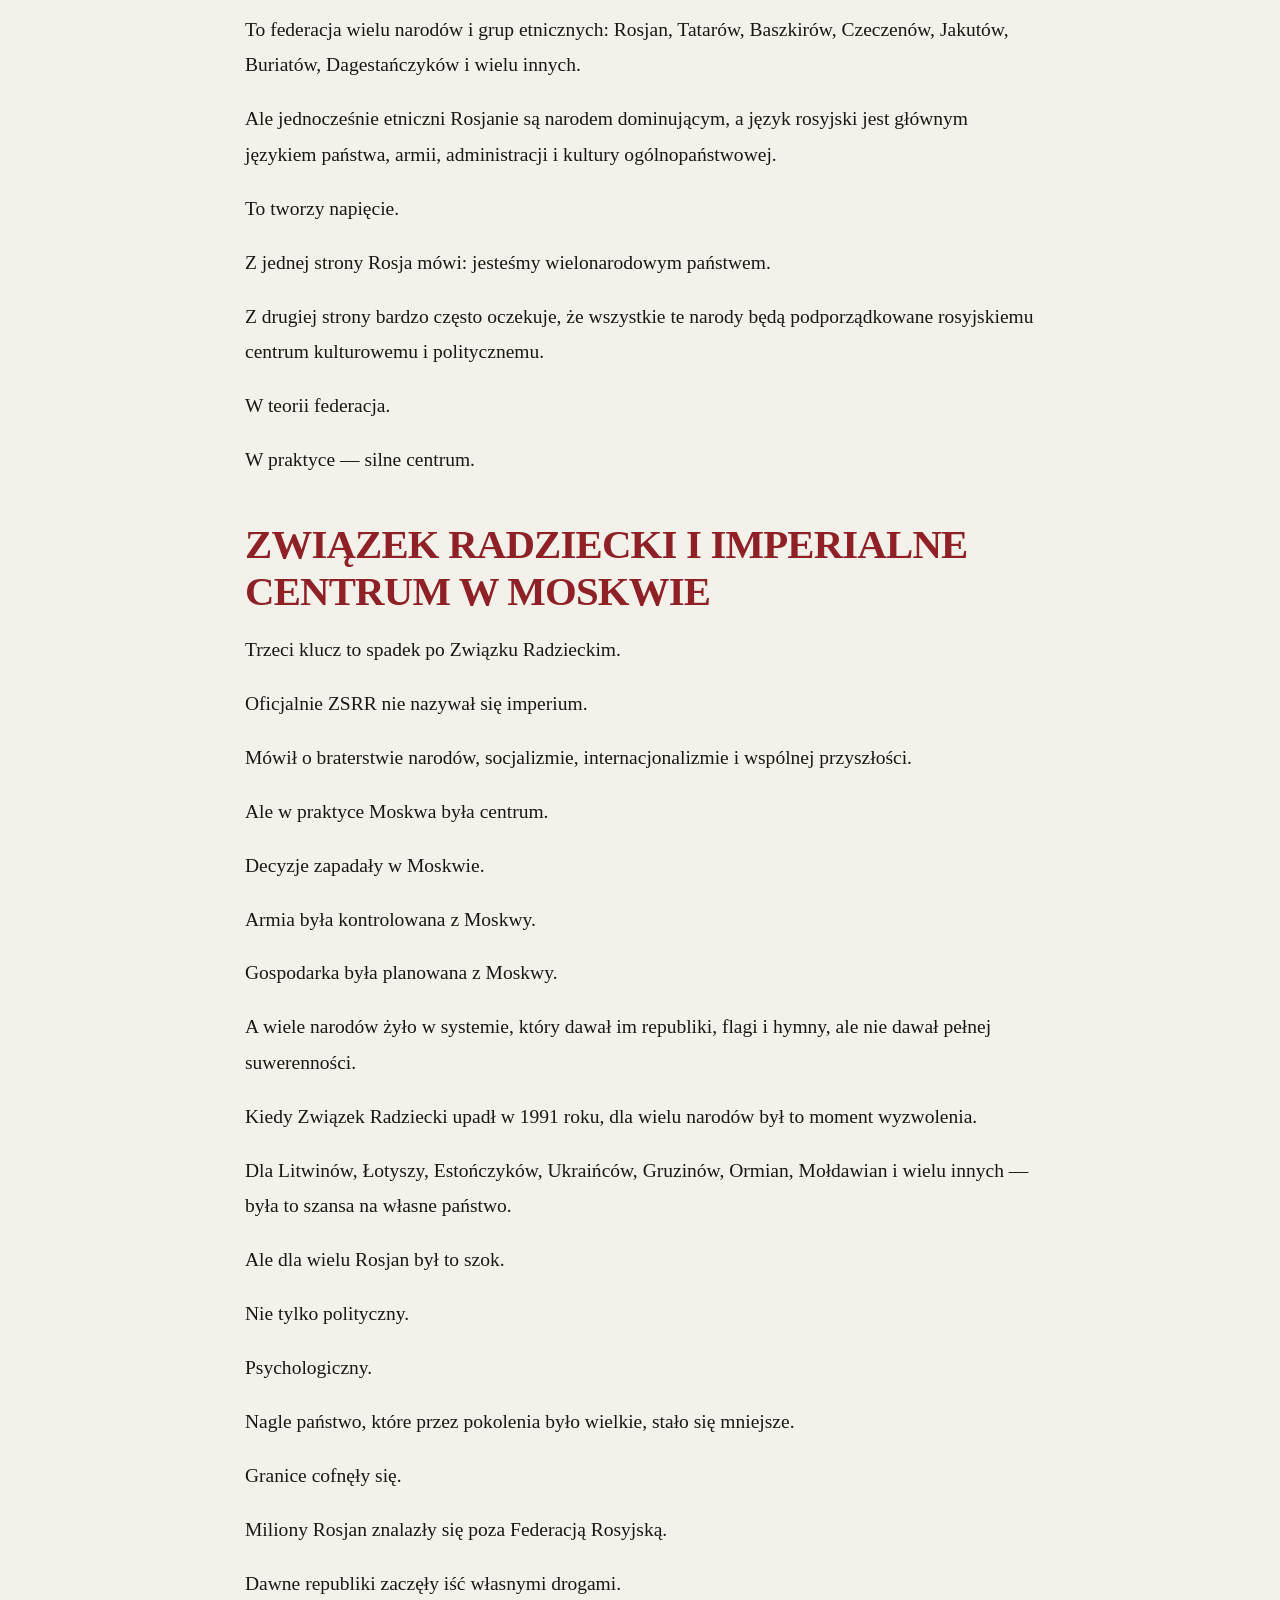
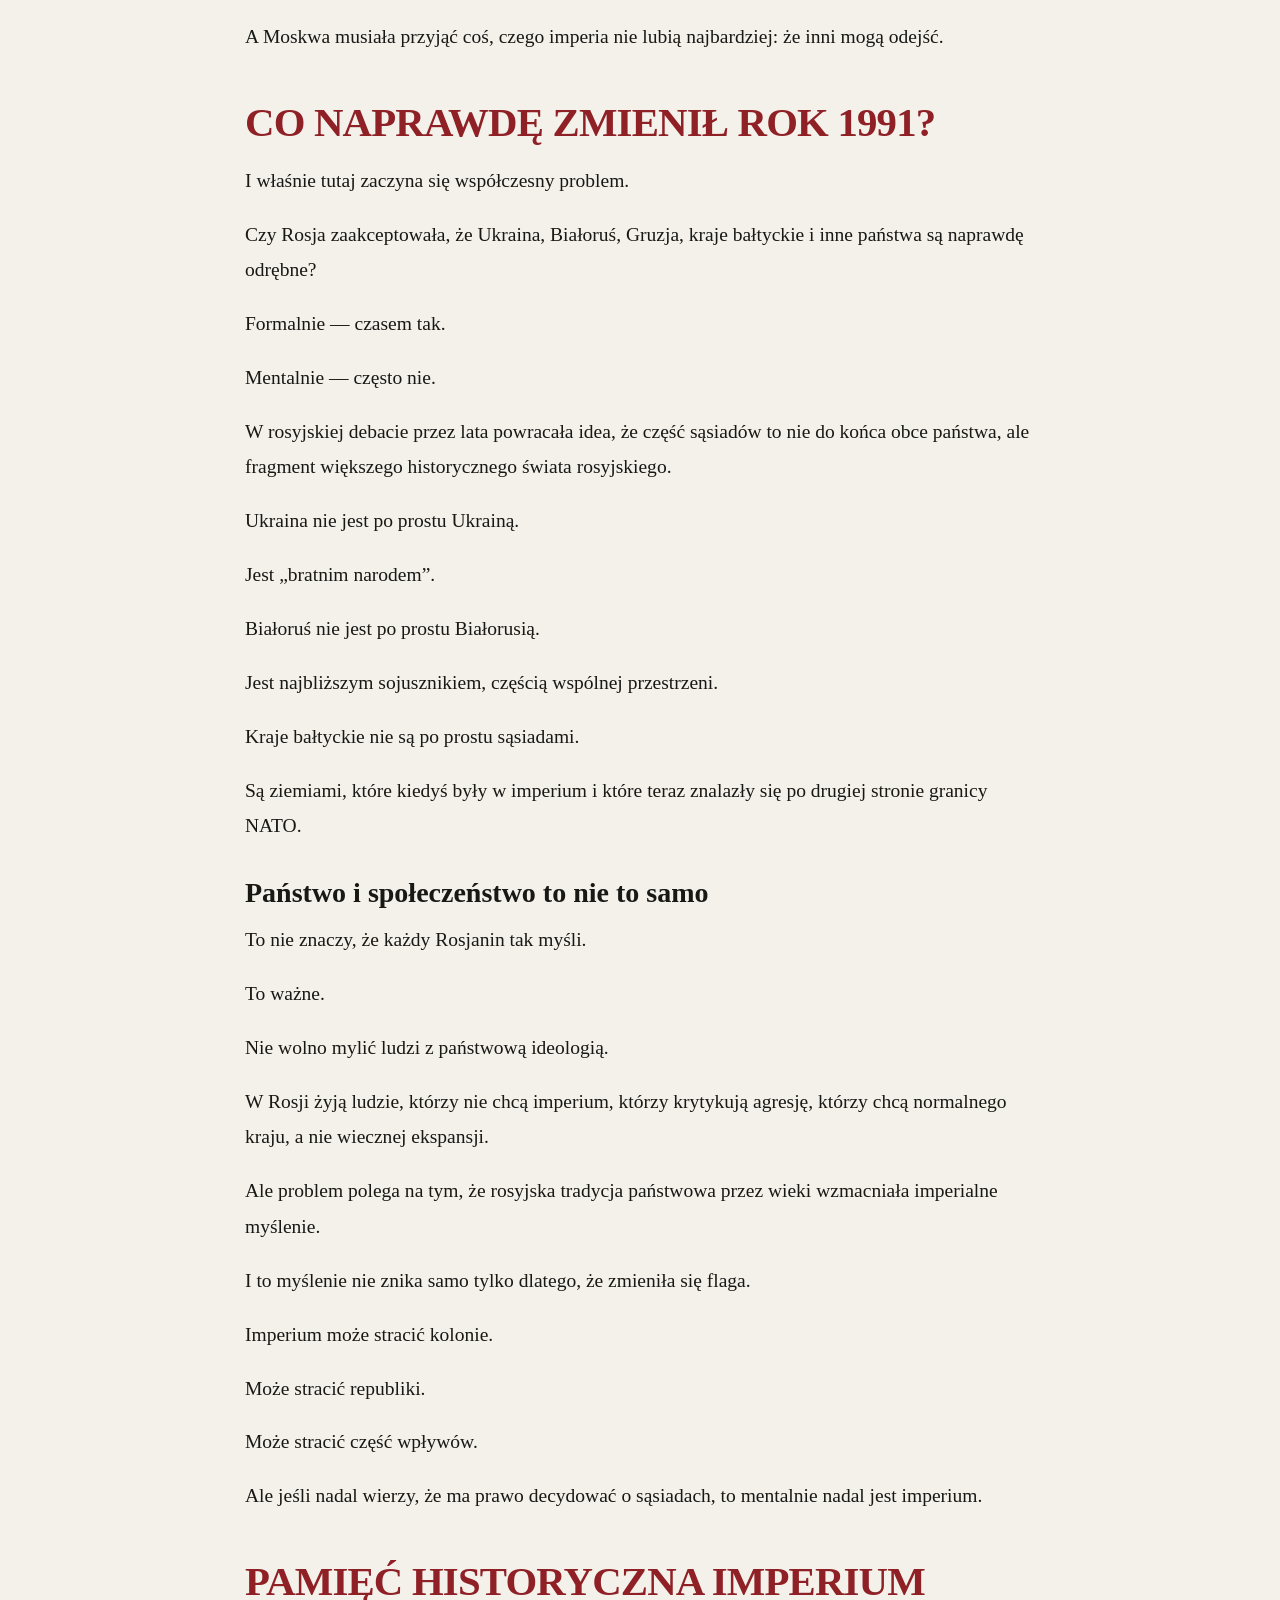
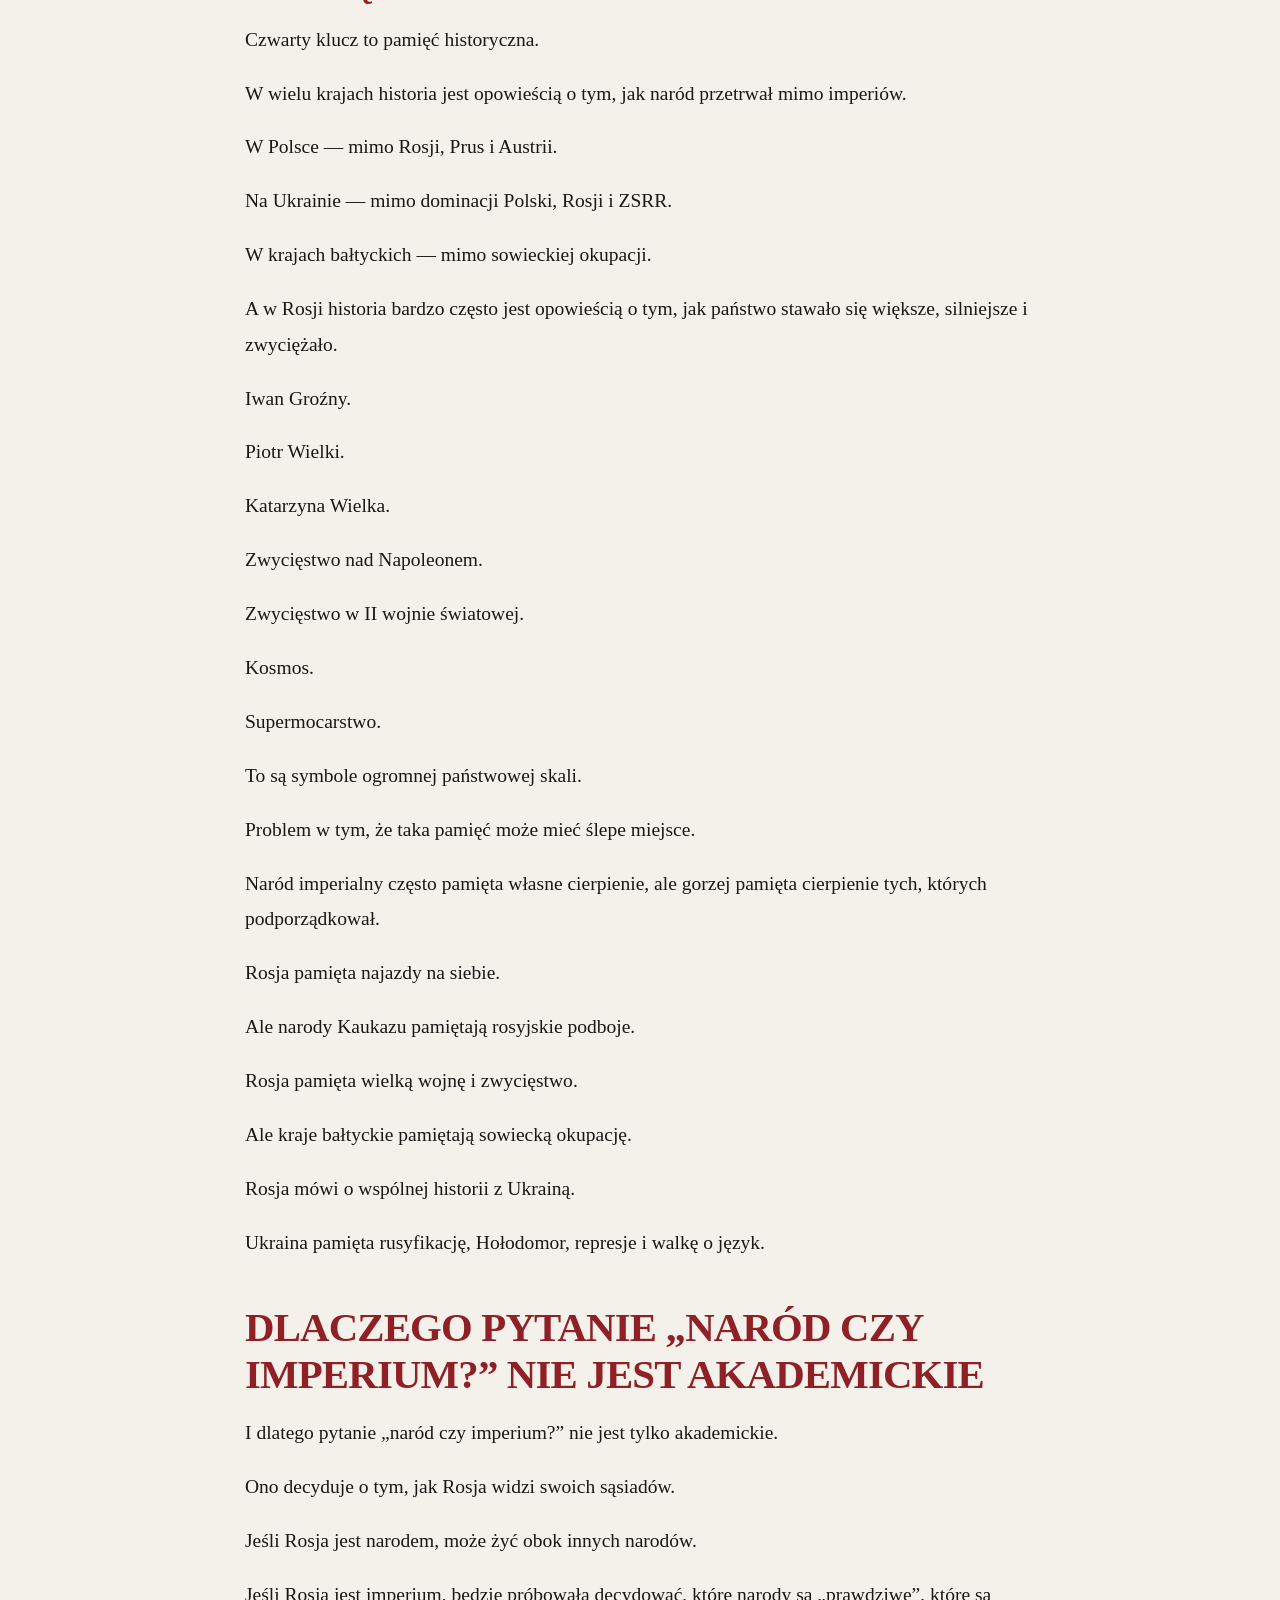
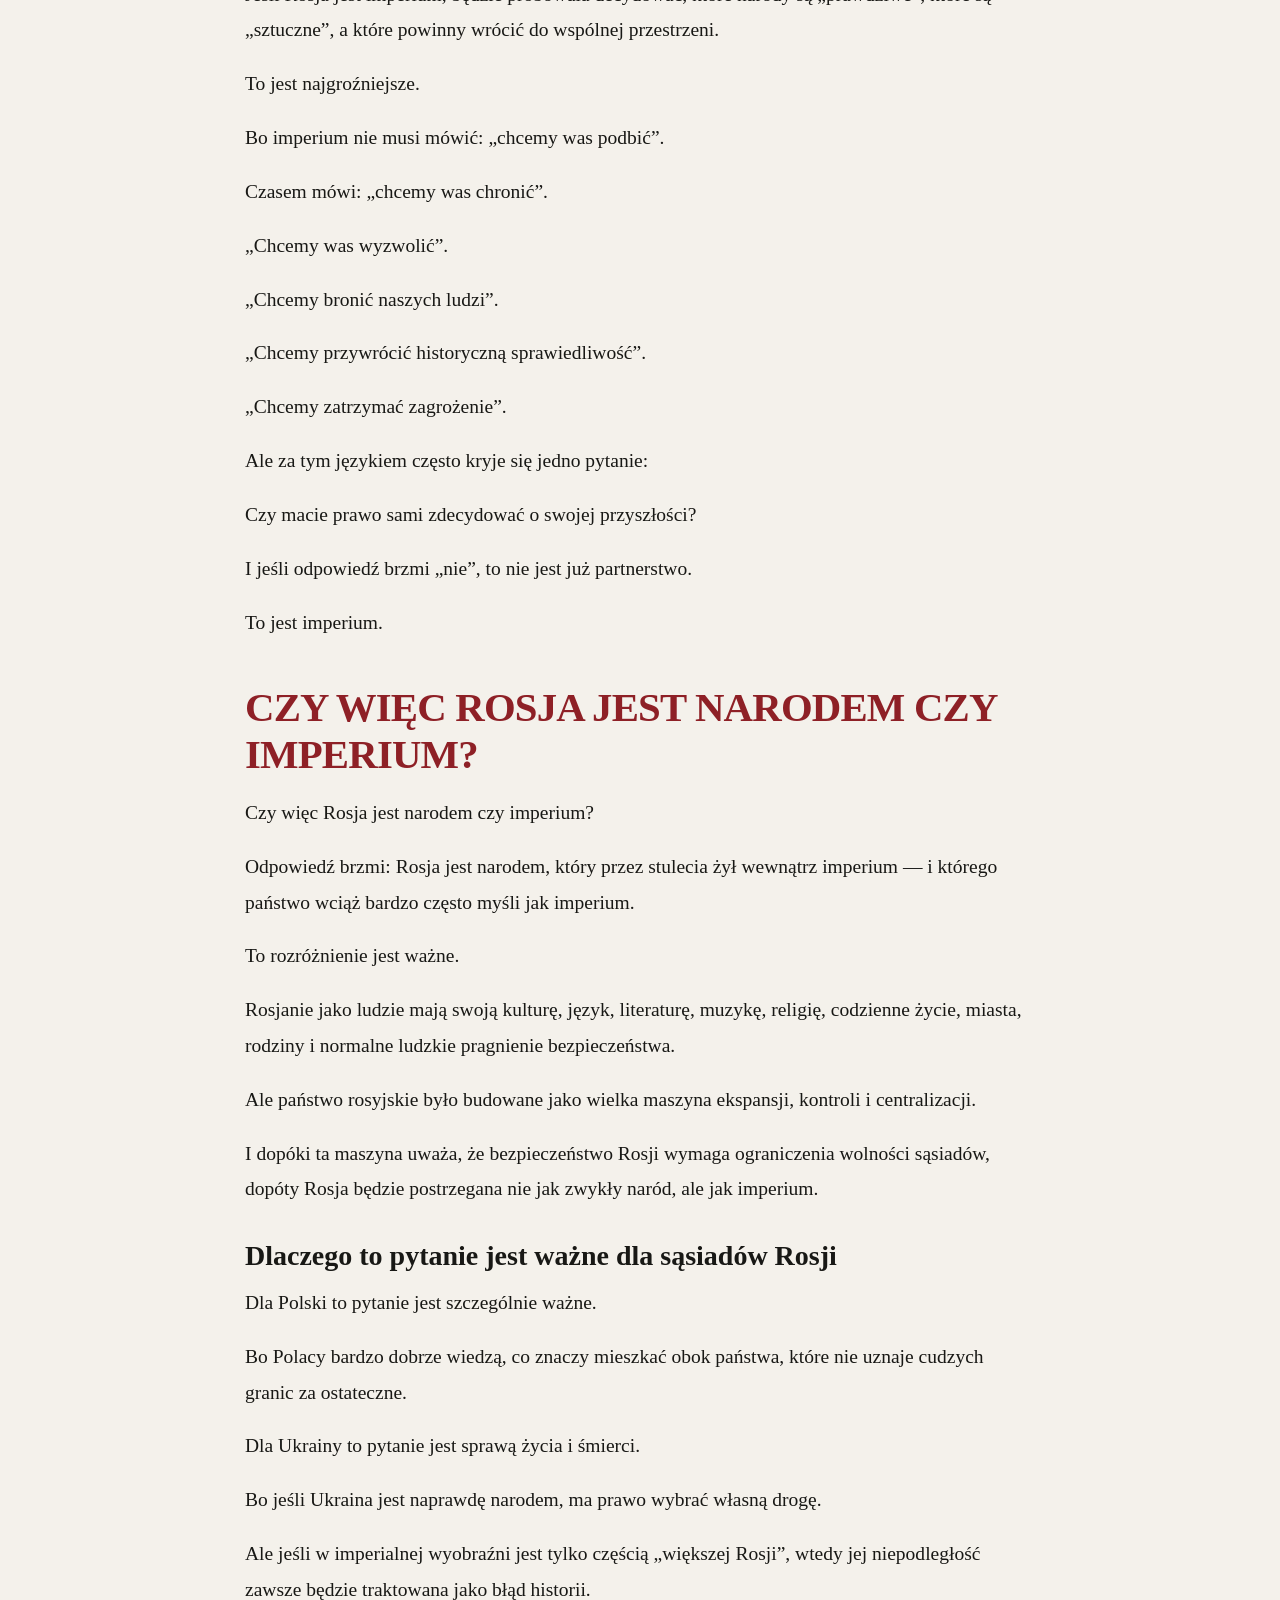
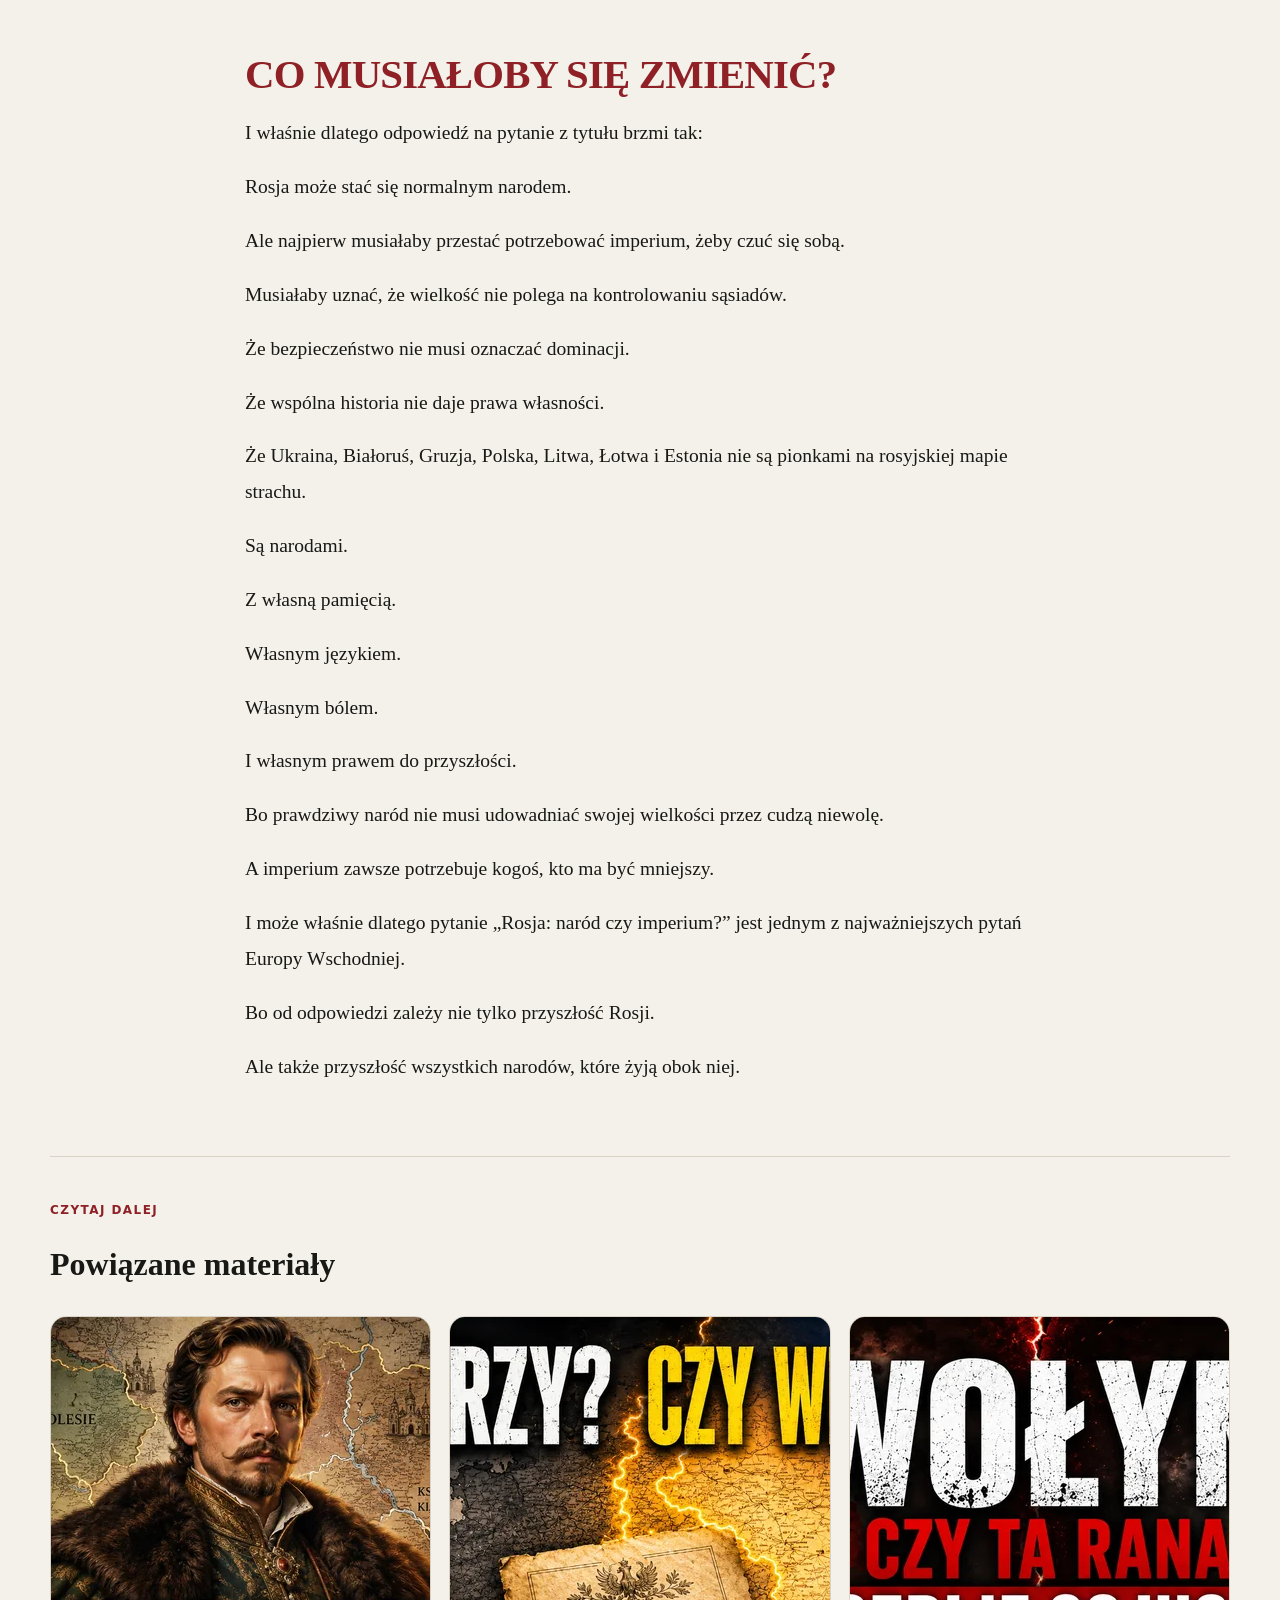
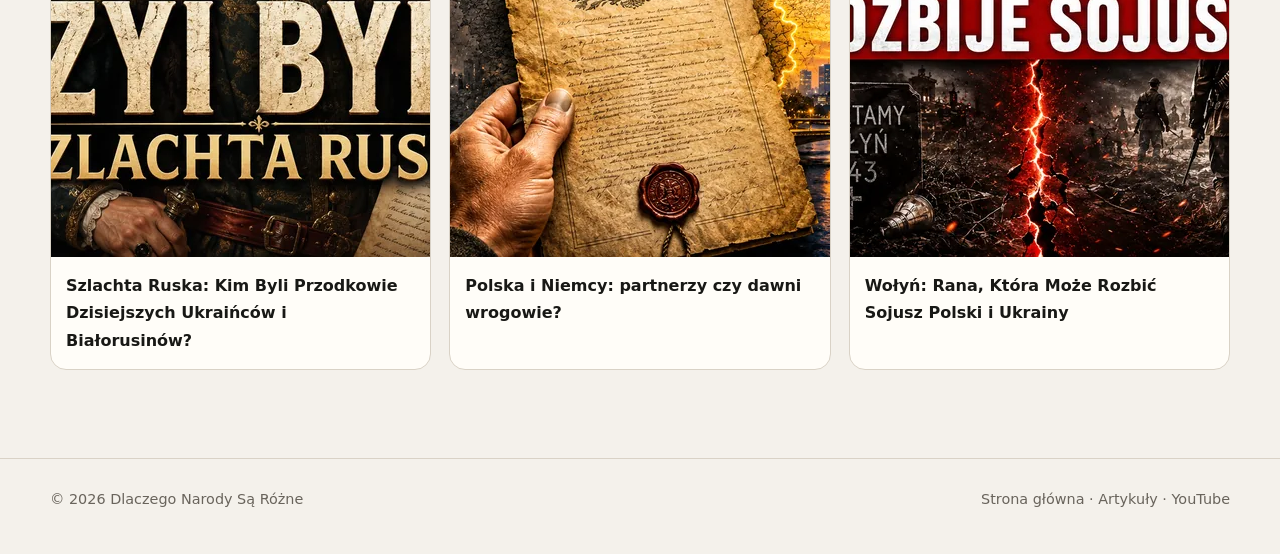
<file: rosja-narod-czy-imperium.html>
<!doctype html><html lang="pl"><head><meta charset="utf-8">
<meta name="viewport" content="width=device-width,initial-scale=1">
<title>Rosja: naród czy imperium? | Dlaczego Narody Są Różne</title>
<meta name="description" content="Czy Rosja jest zwykłym państwem narodowym, czy państwem, którego tożsamość od wieków pozostaje związana z imperium? Historyczna analiza rosyjskiej państwowości.">
<meta name="robots" content="index,follow,max-image-preview:large">
<link rel="canonical" href="https://polgrad.vercel.app/rosja-narod-czy-imperium">
<link rel="icon" href="/assets-favicon.svg" type="image/svg+xml">
<link rel="stylesheet" href="/assets-site.css">
<meta property="og:locale" content="pl_PL"><meta property="og:type" content="article"><meta property="og:site_name" content="Dlaczego Narody Są Różne">
<meta property="og:title" content="Rosja: naród czy imperium?"><meta property="og:description" content="Czy Rosja jest zwykłym państwem narodowym, czy państwem, którego tożsamość od wieków pozostaje związana z imperium? Historyczna analiza rosyjskiej państwowości."><meta property="og:url" content="https://polgrad.vercel.app/rosja-narod-czy-imperium"><meta property="og:image" content="https://polgrad.vercel.app/assets-images-rosja-narod-czy-imperium.webp">
<meta name="twitter:card" content="summary_large_image"><meta name="twitter:title" content="Rosja: naród czy imperium?"><meta name="twitter:description" content="Czy Rosja jest zwykłym państwem narodowym, czy państwem, którego tożsamość od wieków pozostaje związana z imperium? Historyczna analiza rosyjskiej państwowości."><meta name="twitter:image" content="https://polgrad.vercel.app/assets-images-rosja-narod-czy-imperium.webp">
<meta property="article:published_time" content="2026-08-12"><meta property="article:modified_time" content="2026-08-12">
<script type="application/ld+json">{"@context":"https://schema.org","@graph":[{"@type":"BlogPosting","headline":"Rosja: naród czy imperium?","description":"Czy Rosja jest zwykłym państwem narodowym, czy państwem, którego tożsamość od wieków pozostaje związana z imperium? Historyczna analiza rosyjskiej państwowości.","image":["https://polgrad.vercel.app/assets-images-rosja-narod-czy-imperium.webp"],"datePublished":"2026-08-12","dateModified":"2026-08-12","inLanguage":"pl-PL","keywords":"Rosja, imperium rosyjskie, naród rosyjski, historia Rosji, Związek Radziecki, geopolityka","mainEntityOfPage":{"@type":"WebPage","@id":"https://polgrad.vercel.app/rosja-narod-czy-imperium"},"author":{"@type":"Organization","name":"Dlaczego Narody Są Różne","url":"https://polgrad.vercel.app/"},"publisher":{"@type":"Organization","name":"Dlaczego Narody Są Różne","url":"https://polgrad.vercel.app/"},"url":"https://polgrad.vercel.app/rosja-narod-czy-imperium"},{"@type":"BreadcrumbList","itemListElement":[{"@type":"ListItem","position":1,"name":"Strona główna","item":"https://polgrad.vercel.app/"},{"@type":"ListItem","position":2,"name":"Artykuły","item":"https://polgrad.vercel.app/#artykuly"},{"@type":"ListItem","position":3,"name":"Rosja: naród czy imperium?","item":"https://polgrad.vercel.app/rosja-narod-czy-imperium"}]}]}</script>
</head><body><a class="skip" href="#main">Przejdź do treści</a>
<header class="site-header"><div class="wrap header-inner"><a class="brand" href="/"><span>Dlaczego</span> Narody Są Różne</a><nav class="nav" aria-label="Główna nawigacja"><a href="/#artykuly">Artykuły</a><a href="/#o-projekcie">O projekcie</a><a href="https://www.youtube.com/channel/UCNSJ1tOxxAgbEjmFRdMLGkQ" target="_blank" rel="noopener external">YouTube ↗</a></nav></div></header>
<main id="main" class="article-shell"><div class="wrap"><nav class="breadcrumbs" aria-label="Okruszki"><a href="/">Strona główna</a> <span>›</span> <a href="/#artykuly">Artykuły</a> <span>›</span> <span>Rosja: naród czy imperium?</span></nav></div>
<header class="article-head wrap"><div class="eyebrow">Historia · analiza</div><h1>Rosja: naród czy imperium?</h1><div class="article-meta"><span>Dlaczego Narody Są Różne</span><span>•</span><time datetime="2026-08-12">12 sierpnia 2026</time></div></header>
<figure class="hero-image"><picture><source srcset="/assets-images-rosja-narod-czy-imperium-960.webp 960w, /assets-images-rosja-narod-czy-imperium.webp 1672w" type="image/webp"><img src="/assets-images-rosja-narod-czy-imperium.webp" alt="Miniatura filmu: Rosja: naród czy imperium?" width="1672" height="941" fetchpriority="high" decoding="async"></picture></figure>
<section class="video-block" aria-label="Film powiązany z artykułem"><div class="video-label">Film na YouTube</div><div class="video-frame"><iframe src="https://www.youtube-nocookie.com/embed/EoFmy2k7z0k?rel=0" title="Rosja: naród czy imperium?" loading="lazy" allow="accelerometer; autoplay; clipboard-write; encrypted-media; gyroscope; picture-in-picture; web-share" referrerpolicy="strict-origin-when-cross-origin" allowfullscreen></iframe></div><a class="youtube-link" href="https://www.youtube.com/watch?v=EoFmy2k7z0k" target="_blank" rel="noopener external">Otwórz film w YouTube ↗</a></section>
<article class="article-content"><nav class="toc" aria-label="Spis treści"><strong>Spis treści</strong><ol><li><a href="#od-moskwy-do-imperium">Od Moskwy do imperium</a></li><li><a href="#granica-jako-problem-bezpieczenstwa">Granica jako problem bezpieczeństwa</a></li><li><a href="#russkij-i-rossijskij-narod-a-panstwo">„Russkij” i „rossijskij” — naród a państwo</a></li><li><a href="#zwiazek-radziecki-i-imperialne-centrum-w-moskwie">Związek Radziecki i imperialne centrum w Moskwie</a></li><li><a href="#co-naprawde-zmienil-rok-1991">Co naprawdę zmienił rok 1991?</a></li><li><a href="#pamiec-historyczna-imperium">Pamięć historyczna imperium</a></li><li><a href="#dlaczego-pytanie-narod-czy-imperium-nie-jest-akademickie">Dlaczego pytanie „naród czy imperium?” nie jest akademickie</a></li><li><a href="#czy-wiec-rosja-jest-narodem-czy-imperium">Czy więc Rosja jest narodem czy imperium?</a></li><li><a href="#co-musialoby-sie-zmienic">Co musiałoby się zmienić?</a></li></ol></nav><p>To pytanie brzmi jak prowokacja.</p><p>Bo większość państw na świecie chce być postrzegana jako normalne narody: Francja, Włochy, Polska, Czechy, Japonia. Mają język, granice, historię, kulturę i własne państwo.</p><p>Ale Rosja od wieków ma z tym problem.</p><p>Bo Rosja nigdy nie była tylko zwykłym państwem narodowym.</p><p>Rosja była księstwem.</p><p>Potem carstwem.</p><p>Potem imperium.</p><p>Potem centrum Związku Radzieckiego.</p><p>A później państwem, które formalnie straciło imperium, ale nigdy do końca nie przestało myśleć imperialnie.</p><p>I właśnie dlatego pytanie „Rosja: naród czy imperium?” jest tak ważne.</p><p>Bo jeśli Rosja jest tylko narodem, wtedy jej granice są po prostu granicami jednego państwa.</p><p>Ale jeśli Rosja widzi siebie jako imperium, wtedy granice nigdy nie są ostateczne.</p><p>Wtedy są tylko chwilową linią na mapie.</p><p>Wtedy sąsiedzi nie są w pełni sąsiadami.</p><p>Są „strefą wpływów”.</p><p>„Historycznymi ziemiami”.</p><p>„Bliską zagranicą”.</p><p>„Bratnimi narodami”.</p><p>Albo problemem, który trzeba kontrolować.</p><h2 id="od-moskwy-do-imperium">Od Moskwy do imperium</h2><p>Zacznijmy od początku.</p><p>Rosja wyrasta z historii Rusi, ale jej polityczne centrum ukształtowało się nie w Kijowie, tylko w Moskwie.</p><p>Moskwa rosła w świecie wielkich przestrzeni, najazdów, zależności od Złotej Ordy, rywalizacji książąt i stopniowego zbierania ziem wokół jednego ośrodka władzy.</p><p>To bardzo ważne.</p><p>Bo od samego początku moskiewska tradycja państwowa była mocno scentralizowana.</p><p>Władza miała być jedna.</p><p>Centrum miało być silne.</p><p>A ziemie wokół centrum miały być podporządkowane.</p><p>Z czasem ta logika stała się fundamentem państwa rosyjskiego.</p><p>Car nie był tylko królem w zachodnim sensie.</p><p>Car był symbolem porządku, wiary, państwa i imperium.</p><h3 id="panstwo-ktore-stale-przesuwalo-granice">Państwo, które stale przesuwało granice</h3><p>A państwo rosyjskie bardzo wcześnie zaczęło myśleć nie tylko o obronie granic, ale o ich ciągłym przesuwaniu.</p><p>Na wschód.</p><p>Na południe.</p><p>Na zachód.</p><p>Na Syberię.</p><p>Na Kaukaz.</p><p>Do Azji Środkowej.</p><p>Nad Morze Czarne.</p><p>W stronę Bałtyku.</p><p>W stronę Polski, Ukrainy, Białorusi, Finlandii, krajów bałtyckich i wielu innych ziem.</p><p>Rosja stała się jednym z największych imperiów w historii świata nie dlatego, że pewnego dnia nagle podbiła wszystko naraz.</p><p>Stała się imperium przez powtarzalny mechanizm: przesuwać granicę, wchłaniać nowe ziemie, podporządkowywać elity, narzucać język administracji, wiązać lokalne narody z centrum i tłumaczyć ekspansję jako bezpieczeństwo.</p><h2 id="granica-jako-problem-bezpieczenstwa">Granica jako problem bezpieczeństwa</h2><p>I tutaj pojawia się pierwszy klucz do zrozumienia Rosji.</p><p>Dla wielu państw granica jest końcem państwa.</p><p>Dla rosyjskiej tradycji imperialnej granica często była początkiem kolejnego problemu bezpieczeństwa.</p><p>Jeśli Rosja zdobywała nowe ziemie, pojawiała się nowa granica.</p><p>A skoro pojawiała się nowa granica, za nią znów było potencjalne zagrożenie.</p><p>Więc trzeba było iść dalej.</p><p>Tak powstaje państwo, które nigdy nie czuje się wystarczająco bezpieczne.</p><p>Im jest większe, tym bardziej boi się tego, co znajduje się jeszcze dalej.</p><p>To brzmi paradoksalnie, ale dobrze tłumaczy rosyjskie myślenie strategiczne.</p><p>Rosja często mówi o obronie.</p><p>Ale bardzo często ta obrona oznacza kontrolę nad cudzą przestrzenią.</p><p>Obroną może być wpływ na Ukrainę.</p><p>Obroną może być obecność na Białorusi.</p><p>Obroną może być presja na Kaukaz.</p><p>Obroną może być żądanie, żeby sąsiedzi nie wybierali własnych sojuszy.</p><p>W imperialnym myśleniu małe państwo obok imperium nigdy nie jest całkowicie suwerenne.</p><p>Ono ma być „neutralne”.</p><p>A w praktyce neutralne często znaczy: posłuszne silniejszemu.</p><h2 id="russkij-i-rossijskij-narod-a-panstwo">„Russkij” i „rossijskij” — naród a państwo</h2><p>Drugi klucz to język.</p><p>W Rosji istnieje różnica między „russkij” i „rossijskij”.</p><p>„Russkij” oznacza rosyjski w sensie etnicznym, kulturowym, językowym.</p><p>„Rossijskij” oznacza obywatela państwa rosyjskiego, niezależnie od narodowości.</p><p>To pokazuje, że Rosja nie jest prostym państwem jednego narodu.</p><p>To federacja wielu narodów i grup etnicznych: Rosjan, Tatarów, Baszkirów, Czeczenów, Jakutów, Buriatów, Dagestańczyków i wielu innych.</p><p>Ale jednocześnie etniczni Rosjanie są narodem dominującym, a język rosyjski jest głównym językiem państwa, armii, administracji i kultury ogólnopaństwowej.</p><p>To tworzy napięcie.</p><p>Z jednej strony Rosja mówi: jesteśmy wielonarodowym państwem.</p><p>Z drugiej strony bardzo często oczekuje, że wszystkie te narody będą podporządkowane rosyjskiemu centrum kulturowemu i politycznemu.</p><p>W teorii federacja.</p><p>W praktyce — silne centrum.</p><h2 id="zwiazek-radziecki-i-imperialne-centrum-w-moskwie">Związek Radziecki i imperialne centrum w Moskwie</h2><p>Trzeci klucz to spadek po Związku Radzieckim.</p><p>Oficjalnie ZSRR nie nazywał się imperium.</p><p>Mówił o braterstwie narodów, socjalizmie, internacjonalizmie i wspólnej przyszłości.</p><p>Ale w praktyce Moskwa była centrum.</p><p>Decyzje zapadały w Moskwie.</p><p>Armia była kontrolowana z Moskwy.</p><p>Gospodarka była planowana z Moskwy.</p><p>A wiele narodów żyło w systemie, który dawał im republiki, flagi i hymny, ale nie dawał pełnej suwerenności.</p><p>Kiedy Związek Radziecki upadł w 1991 roku, dla wielu narodów był to moment wyzwolenia.</p><p>Dla Litwinów, Łotyszy, Estończyków, Ukraińców, Gruzinów, Ormian, Mołdawian i wielu innych — była to szansa na własne państwo.</p><p>Ale dla wielu Rosjan był to szok.</p><p>Nie tylko polityczny.</p><p>Psychologiczny.</p><p>Nagle państwo, które przez pokolenia było wielkie, stało się mniejsze.</p><p>Granice cofnęły się.</p><p>Miliony Rosjan znalazły się poza Federacją Rosyjską.</p><p>Dawne republiki zaczęły iść własnymi drogami.</p><p>A Moskwa musiała przyjąć coś, czego imperia nie lubią najbardziej: że inni mogą odejść.</p><h2 id="co-naprawde-zmienil-rok-1991">Co naprawdę zmienił rok 1991?</h2><p>I właśnie tutaj zaczyna się współczesny problem.</p><p>Czy Rosja zaakceptowała, że Ukraina, Białoruś, Gruzja, kraje bałtyckie i inne państwa są naprawdę odrębne?</p><p>Formalnie — czasem tak.</p><p>Mentalnie — często nie.</p><p>W rosyjskiej debacie przez lata powracała idea, że część sąsiadów to nie do końca obce państwa, ale fragment większego historycznego świata rosyjskiego.</p><p>Ukraina nie jest po prostu Ukrainą.</p><p>Jest „bratnim narodem”.</p><p>Białoruś nie jest po prostu Białorusią.</p><p>Jest najbliższym sojusznikiem, częścią wspólnej przestrzeni.</p><p>Kraje bałtyckie nie są po prostu sąsiadami.</p><p>Są ziemiami, które kiedyś były w imperium i które teraz znalazły się po drugiej stronie granicy NATO.</p><h3 id="panstwo-i-spoleczenstwo-to-nie-to-samo">Państwo i społeczeństwo to nie to samo</h3><p>To nie znaczy, że każdy Rosjanin tak myśli.</p><p>To ważne.</p><p>Nie wolno mylić ludzi z państwową ideologią.</p><p>W Rosji żyją ludzie, którzy nie chcą imperium, którzy krytykują agresję, którzy chcą normalnego kraju, a nie wiecznej ekspansji.</p><p>Ale problem polega na tym, że rosyjska tradycja państwowa przez wieki wzmacniała imperialne myślenie.</p><p>I to myślenie nie znika samo tylko dlatego, że zmieniła się flaga.</p><p>Imperium może stracić kolonie.</p><p>Może stracić republiki.</p><p>Może stracić część wpływów.</p><p>Ale jeśli nadal wierzy, że ma prawo decydować o sąsiadach, to mentalnie nadal jest imperium.</p><h2 id="pamiec-historyczna-imperium">Pamięć historyczna imperium</h2><p>Czwarty klucz to pamięć historyczna.</p><p>W wielu krajach historia jest opowieścią o tym, jak naród przetrwał mimo imperiów.</p><p>W Polsce — mimo Rosji, Prus i Austrii.</p><p>Na Ukrainie — mimo dominacji Polski, Rosji i ZSRR.</p><p>W krajach bałtyckich — mimo sowieckiej okupacji.</p><p>A w Rosji historia bardzo często jest opowieścią o tym, jak państwo stawało się większe, silniejsze i zwyciężało.</p><p>Iwan Groźny.</p><p>Piotr Wielki.</p><p>Katarzyna Wielka.</p><p>Zwycięstwo nad Napoleonem.</p><p>Zwycięstwo w II wojnie światowej.</p><p>Kosmos.</p><p>Supermocarstwo.</p><p>To są symbole ogromnej państwowej skali.</p><p>Problem w tym, że taka pamięć może mieć ślepe miejsce.</p><p>Naród imperialny często pamięta własne cierpienie, ale gorzej pamięta cierpienie tych, których podporządkował.</p><p>Rosja pamięta najazdy na siebie.</p><p>Ale narody Kaukazu pamiętają rosyjskie podboje.</p><p>Rosja pamięta wielką wojnę i zwycięstwo.</p><p>Ale kraje bałtyckie pamiętają sowiecką okupację.</p><p>Rosja mówi o wspólnej historii z Ukrainą.</p><p>Ukraina pamięta rusyfikację, Hołodomor, represje i walkę o język.</p><h2 id="dlaczego-pytanie-narod-czy-imperium-nie-jest-akademickie">Dlaczego pytanie „naród czy imperium?” nie jest akademickie</h2><p>I dlatego pytanie „naród czy imperium?” nie jest tylko akademickie.</p><p>Ono decyduje o tym, jak Rosja widzi swoich sąsiadów.</p><p>Jeśli Rosja jest narodem, może żyć obok innych narodów.</p><p>Jeśli Rosja jest imperium, będzie próbowała decydować, które narody są „prawdziwe”, które są „sztuczne”, a które powinny wrócić do wspólnej przestrzeni.</p><p>To jest najgroźniejsze.</p><p>Bo imperium nie musi mówić: „chcemy was podbić”.</p><p>Czasem mówi: „chcemy was chronić”.</p><p>„Chcemy was wyzwolić”.</p><p>„Chcemy bronić naszych ludzi”.</p><p>„Chcemy przywrócić historyczną sprawiedliwość”.</p><p>„Chcemy zatrzymać zagrożenie”.</p><p>Ale za tym językiem często kryje się jedno pytanie:</p><p>Czy macie prawo sami zdecydować o swojej przyszłości?</p><p>I jeśli odpowiedź brzmi „nie”, to nie jest już partnerstwo.</p><p>To jest imperium.</p><h2 id="czy-wiec-rosja-jest-narodem-czy-imperium">Czy więc Rosja jest narodem czy imperium?</h2><p>Czy więc Rosja jest narodem czy imperium?</p><p>Odpowiedź brzmi: Rosja jest narodem, który przez stulecia żył wewnątrz imperium — i którego państwo wciąż bardzo często myśli jak imperium.</p><p>To rozróżnienie jest ważne.</p><p>Rosjanie jako ludzie mają swoją kulturę, język, literaturę, muzykę, religię, codzienne życie, miasta, rodziny i normalne ludzkie pragnienie bezpieczeństwa.</p><p>Ale państwo rosyjskie było budowane jako wielka maszyna ekspansji, kontroli i centralizacji.</p><p>I dopóki ta maszyna uważa, że bezpieczeństwo Rosji wymaga ograniczenia wolności sąsiadów, dopóty Rosja będzie postrzegana nie jak zwykły naród, ale jak imperium.</p><h3 id="dlaczego-to-pytanie-jest-wazne-dla-sasiadow-rosji">Dlaczego to pytanie jest ważne dla sąsiadów Rosji</h3><p>Dla Polski to pytanie jest szczególnie ważne.</p><p>Bo Polacy bardzo dobrze wiedzą, co znaczy mieszkać obok państwa, które nie uznaje cudzych granic za ostateczne.</p><p>Dla Ukrainy to pytanie jest sprawą życia i śmierci.</p><p>Bo jeśli Ukraina jest naprawdę narodem, ma prawo wybrać własną drogę.</p><p>Ale jeśli w imperialnej wyobraźni jest tylko częścią „większej Rosji”, wtedy jej niepodległość zawsze będzie traktowana jako błąd historii.</p><h2 id="co-musialoby-sie-zmienic">Co musiałoby się zmienić?</h2><p>I właśnie dlatego odpowiedź na pytanie z tytułu brzmi tak:</p><p>Rosja może stać się normalnym narodem.</p><p>Ale najpierw musiałaby przestać potrzebować imperium, żeby czuć się sobą.</p><p>Musiałaby uznać, że wielkość nie polega na kontrolowaniu sąsiadów.</p><p>Że bezpieczeństwo nie musi oznaczać dominacji.</p><p>Że wspólna historia nie daje prawa własności.</p><p>Że Ukraina, Białoruś, Gruzja, Polska, Litwa, Łotwa i Estonia nie są pionkami na rosyjskiej mapie strachu.</p><p>Są narodami.</p><p>Z własną pamięcią.</p><p>Własnym językiem.</p><p>Własnym bólem.</p><p>I własnym prawem do przyszłości.</p><p>Bo prawdziwy naród nie musi udowadniać swojej wielkości przez cudzą niewolę.</p><p>A imperium zawsze potrzebuje kogoś, kto ma być mniejszy.</p><p>I może właśnie dlatego pytanie „Rosja: naród czy imperium?” jest jednym z najważniejszych pytań Europy Wschodniej.</p><p>Bo od odpowiedzi zależy nie tylko przyszłość Rosji.</p><p>Ale także przyszłość wszystkich narodów, które żyją obok niej.</p></article>
<section class="related"><div class="eyebrow">Czytaj dalej</div><h2>Powiązane materiały</h2><div class="related-grid"><article class="related-card"><img src="/assets-images-szlachta-ruska-960.webp" width="960" height="540" alt="Miniatura: Szlachta Ruska: Kim Byli Przodkowie Dzisiejszych Ukraińców i Białorusinów?" loading="lazy"><div><a href="/szlachta-ruska">Szlachta Ruska: Kim Byli Przodkowie Dzisiejszych Ukraińców i Białorusinów?</a></div></article><article class="related-card"><img src="/assets-images-polska-i-niemcy-960.webp" width="960" height="540" alt="Miniatura: Polska i Niemcy: partnerzy czy dawni wrogowie?" loading="lazy"><div><a href="/polska-i-niemcy">Polska i Niemcy: partnerzy czy dawni wrogowie?</a></div></article><article class="related-card"><img src="/assets-images-wolyn-rana-sojusz-polski-i-ukrainy-960.webp" width="960" height="540" alt="Miniatura: Wołyń: Rana, Która Może Rozbić Sojusz Polski i Ukrainy" loading="lazy"><div><a href="/wolyn-rana-sojusz-polski-i-ukrainy">Wołyń: Rana, Która Może Rozbić Sojusz Polski i Ukrainy</a></div></article></div></section>
</main><footer class="site-footer"><div class="wrap footer-inner"><div>© 2026 Dlaczego Narody Są Różne</div><div><a href="/">Strona główna</a> · <a href="/#artykuly">Artykuły</a> · <a href="https://www.youtube.com/channel/UCNSJ1tOxxAgbEjmFRdMLGkQ" target="_blank" rel="noopener external">YouTube</a></div></div></footer></body></html>
</file>
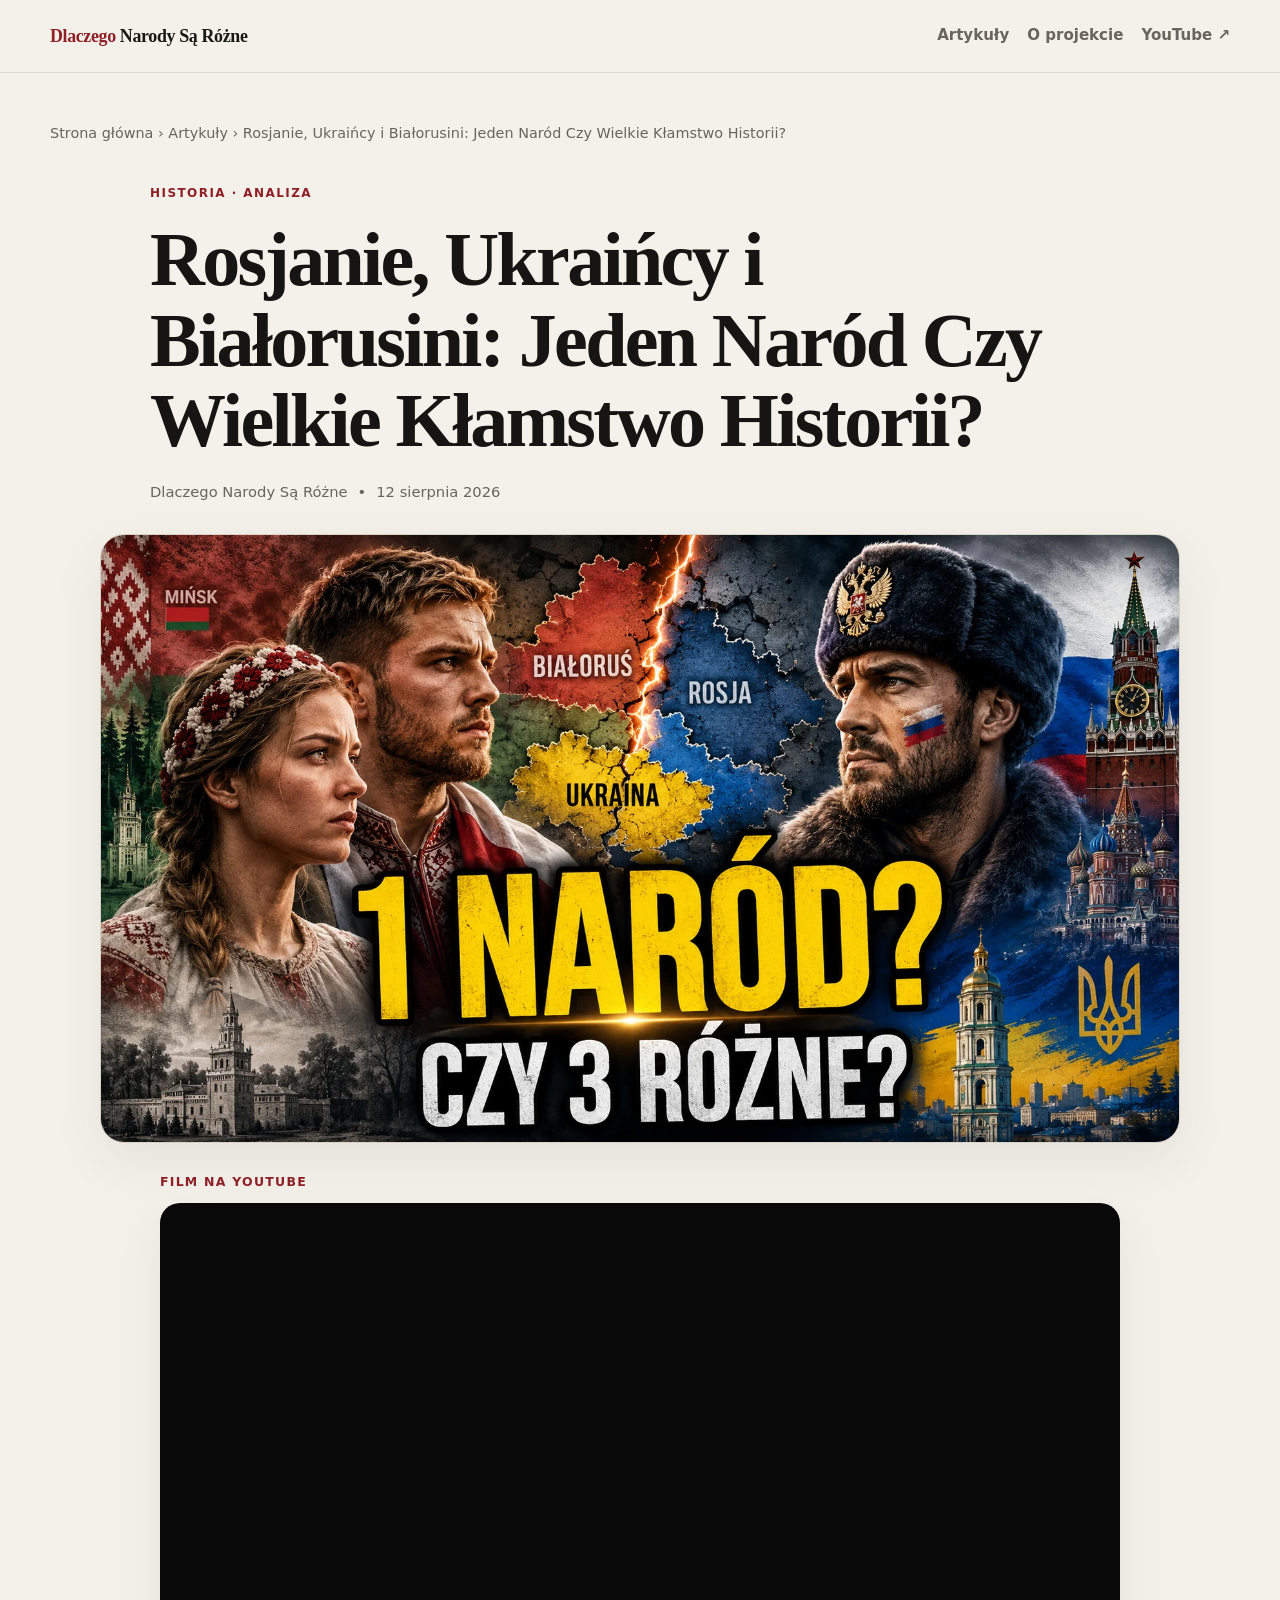
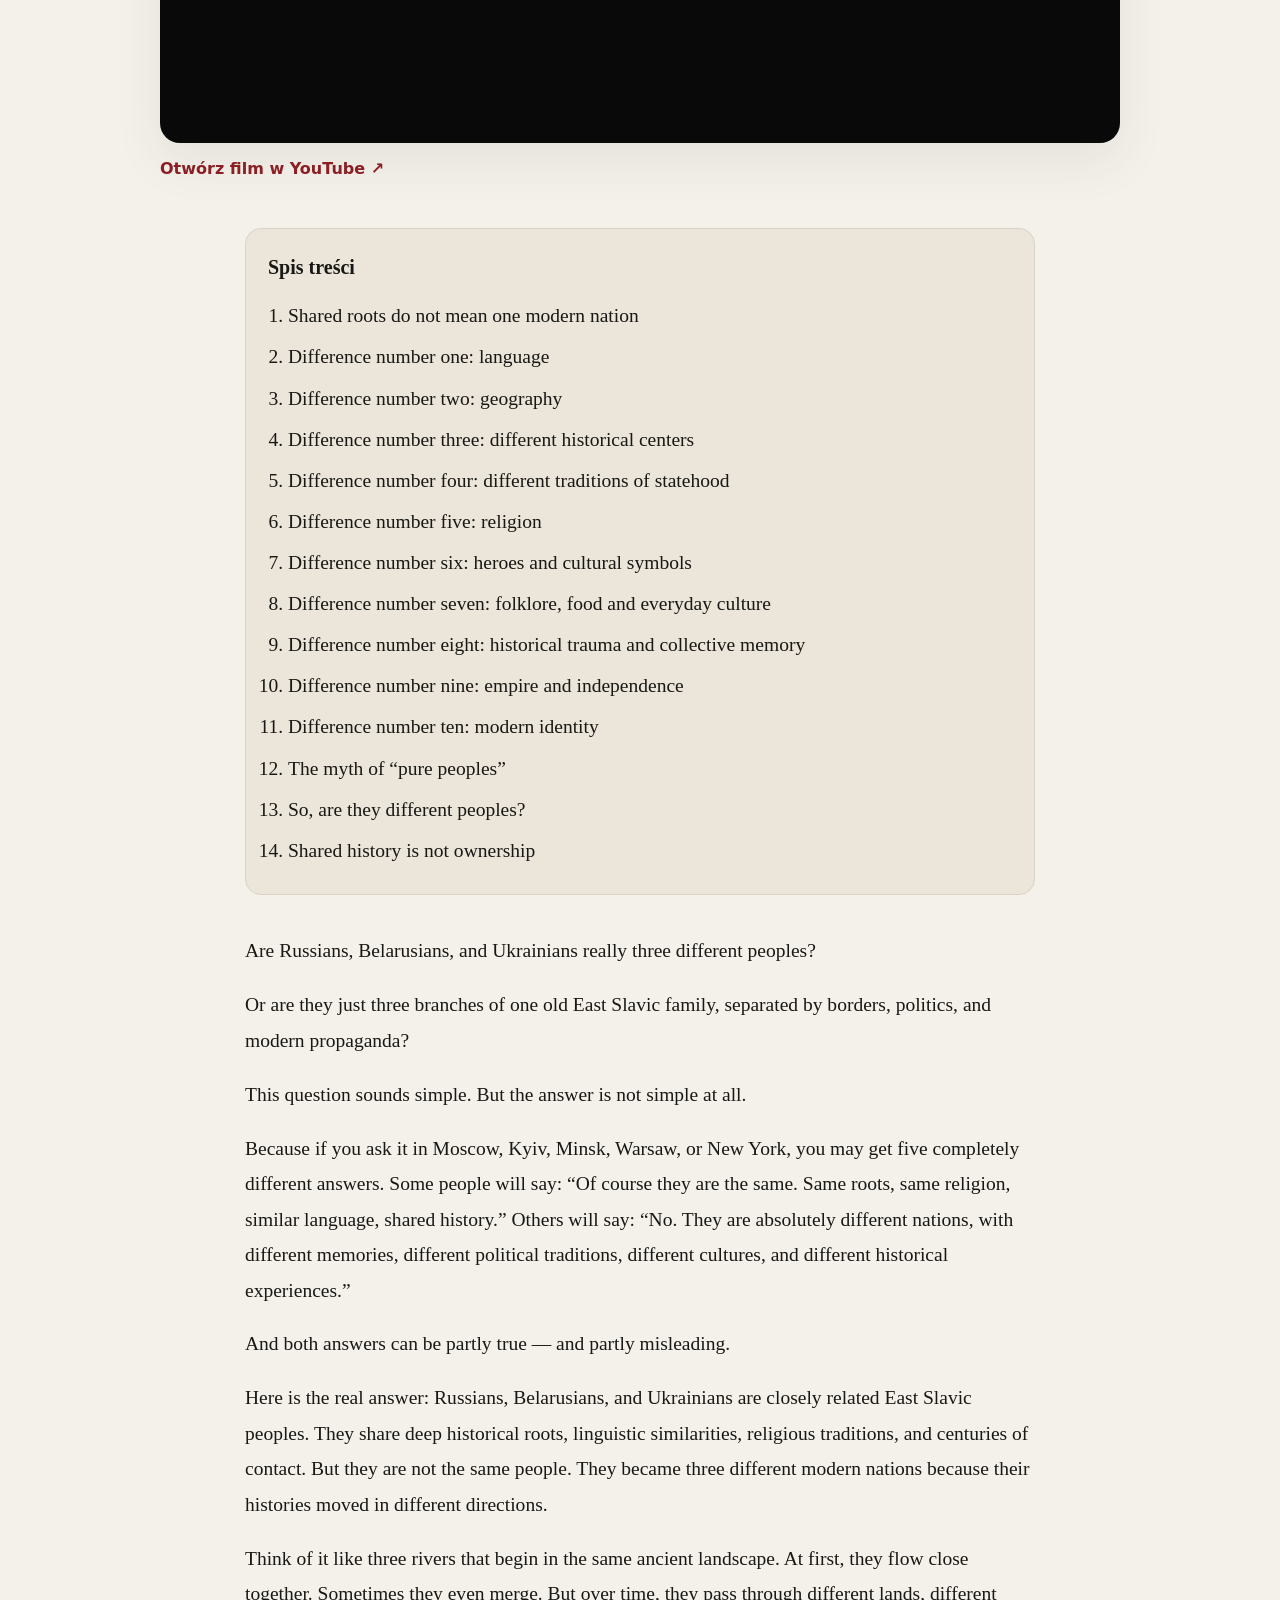
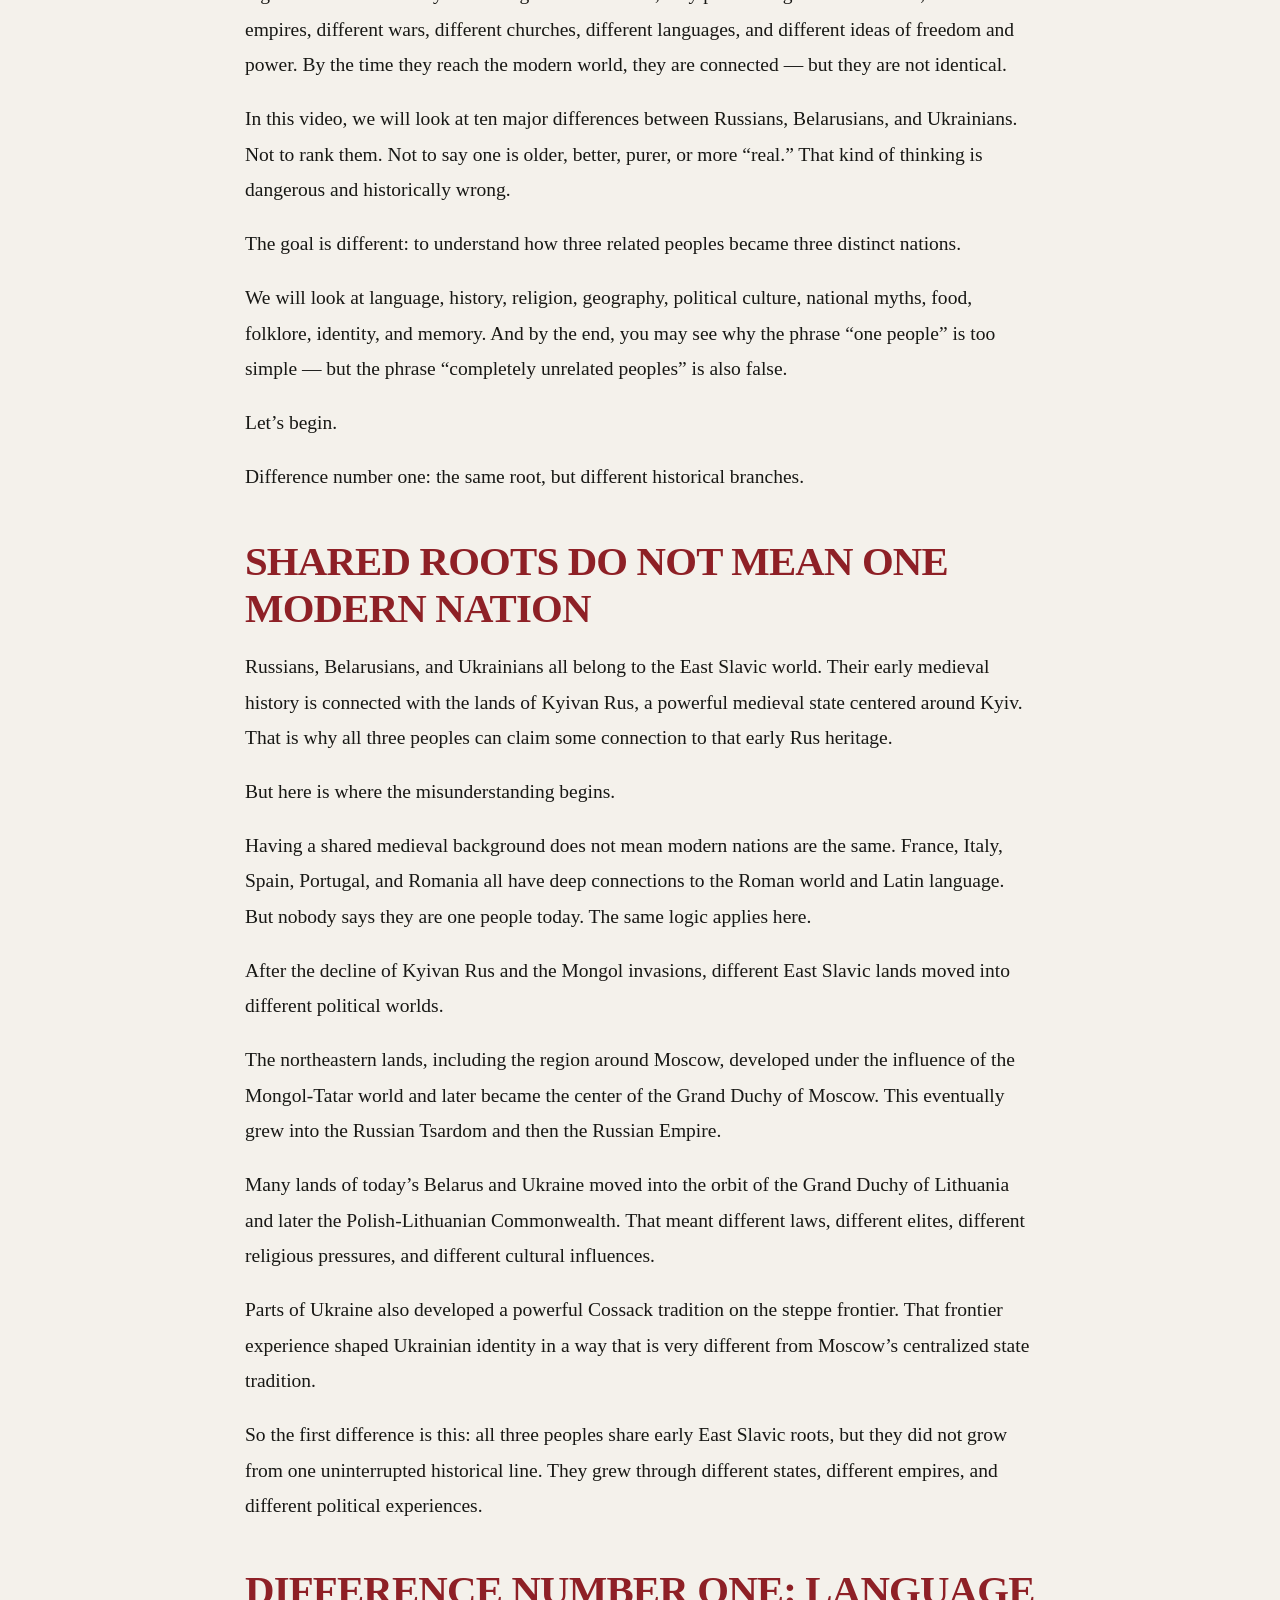
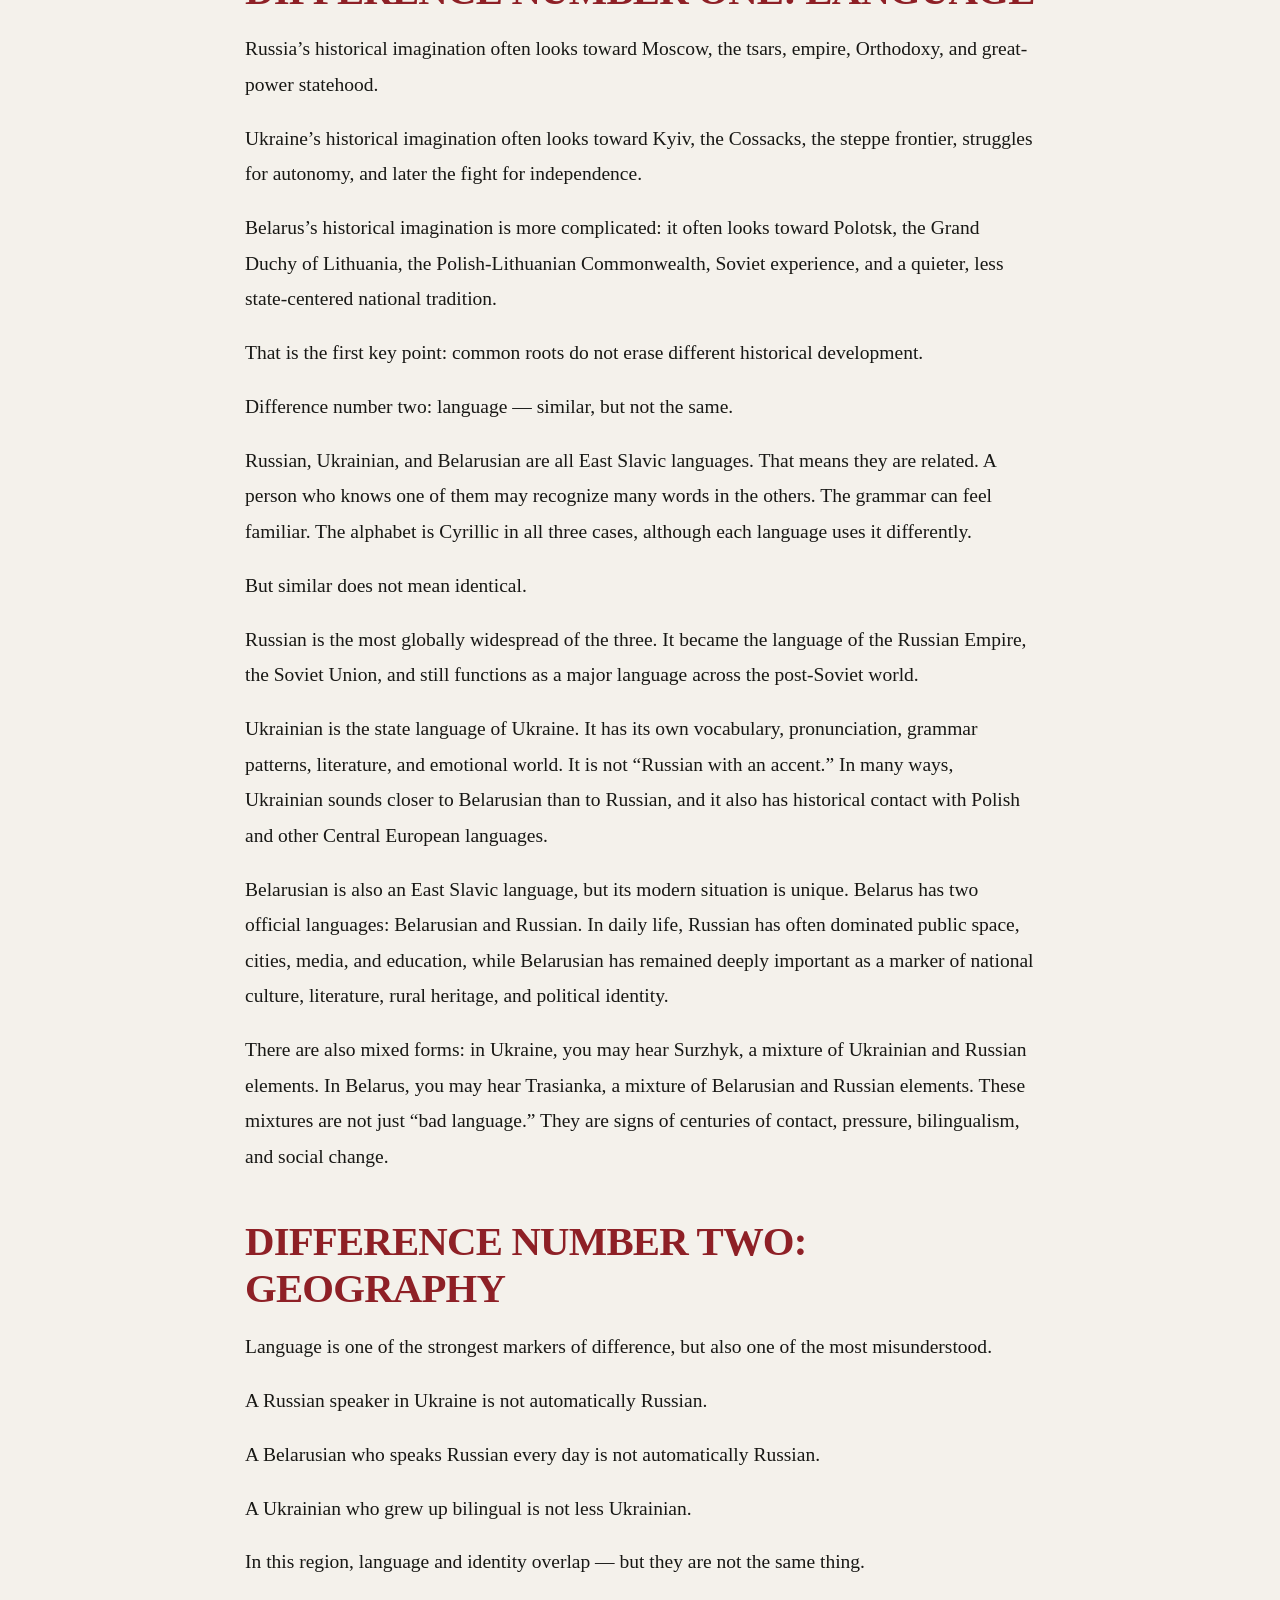
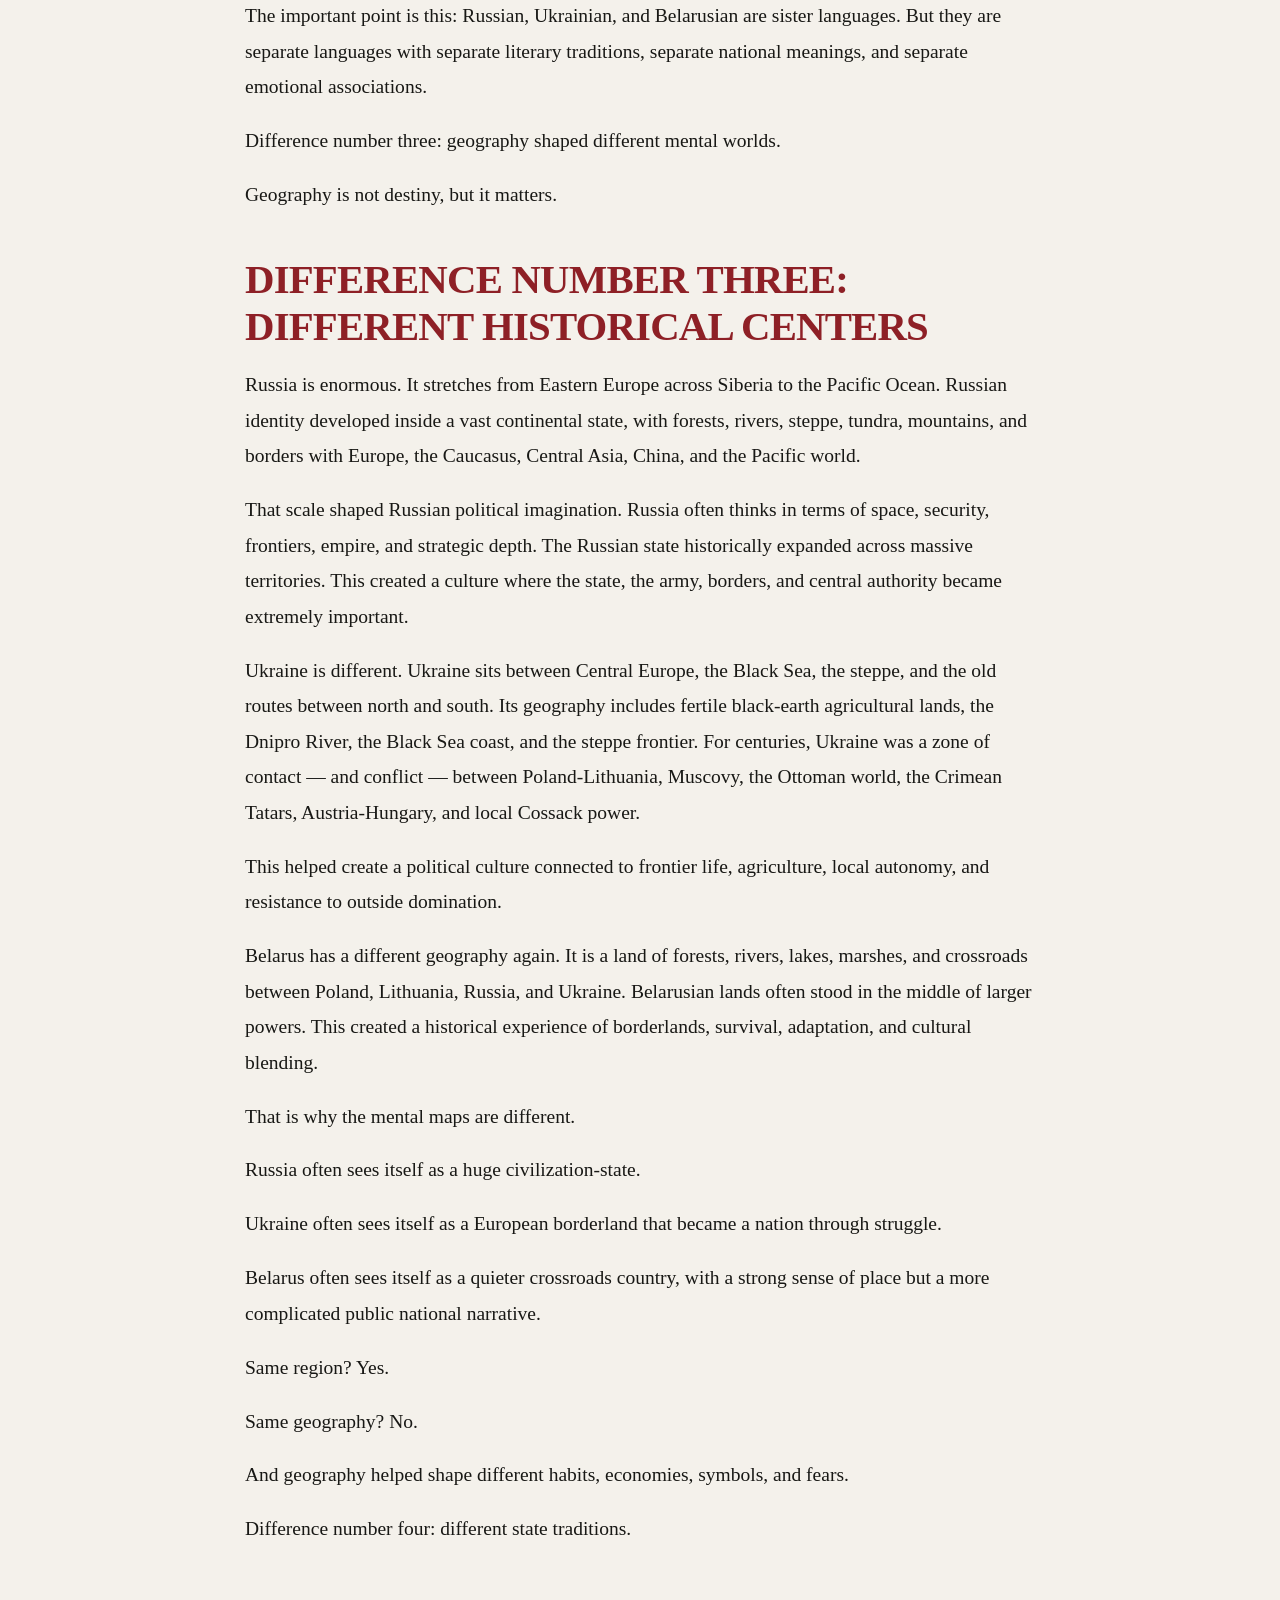
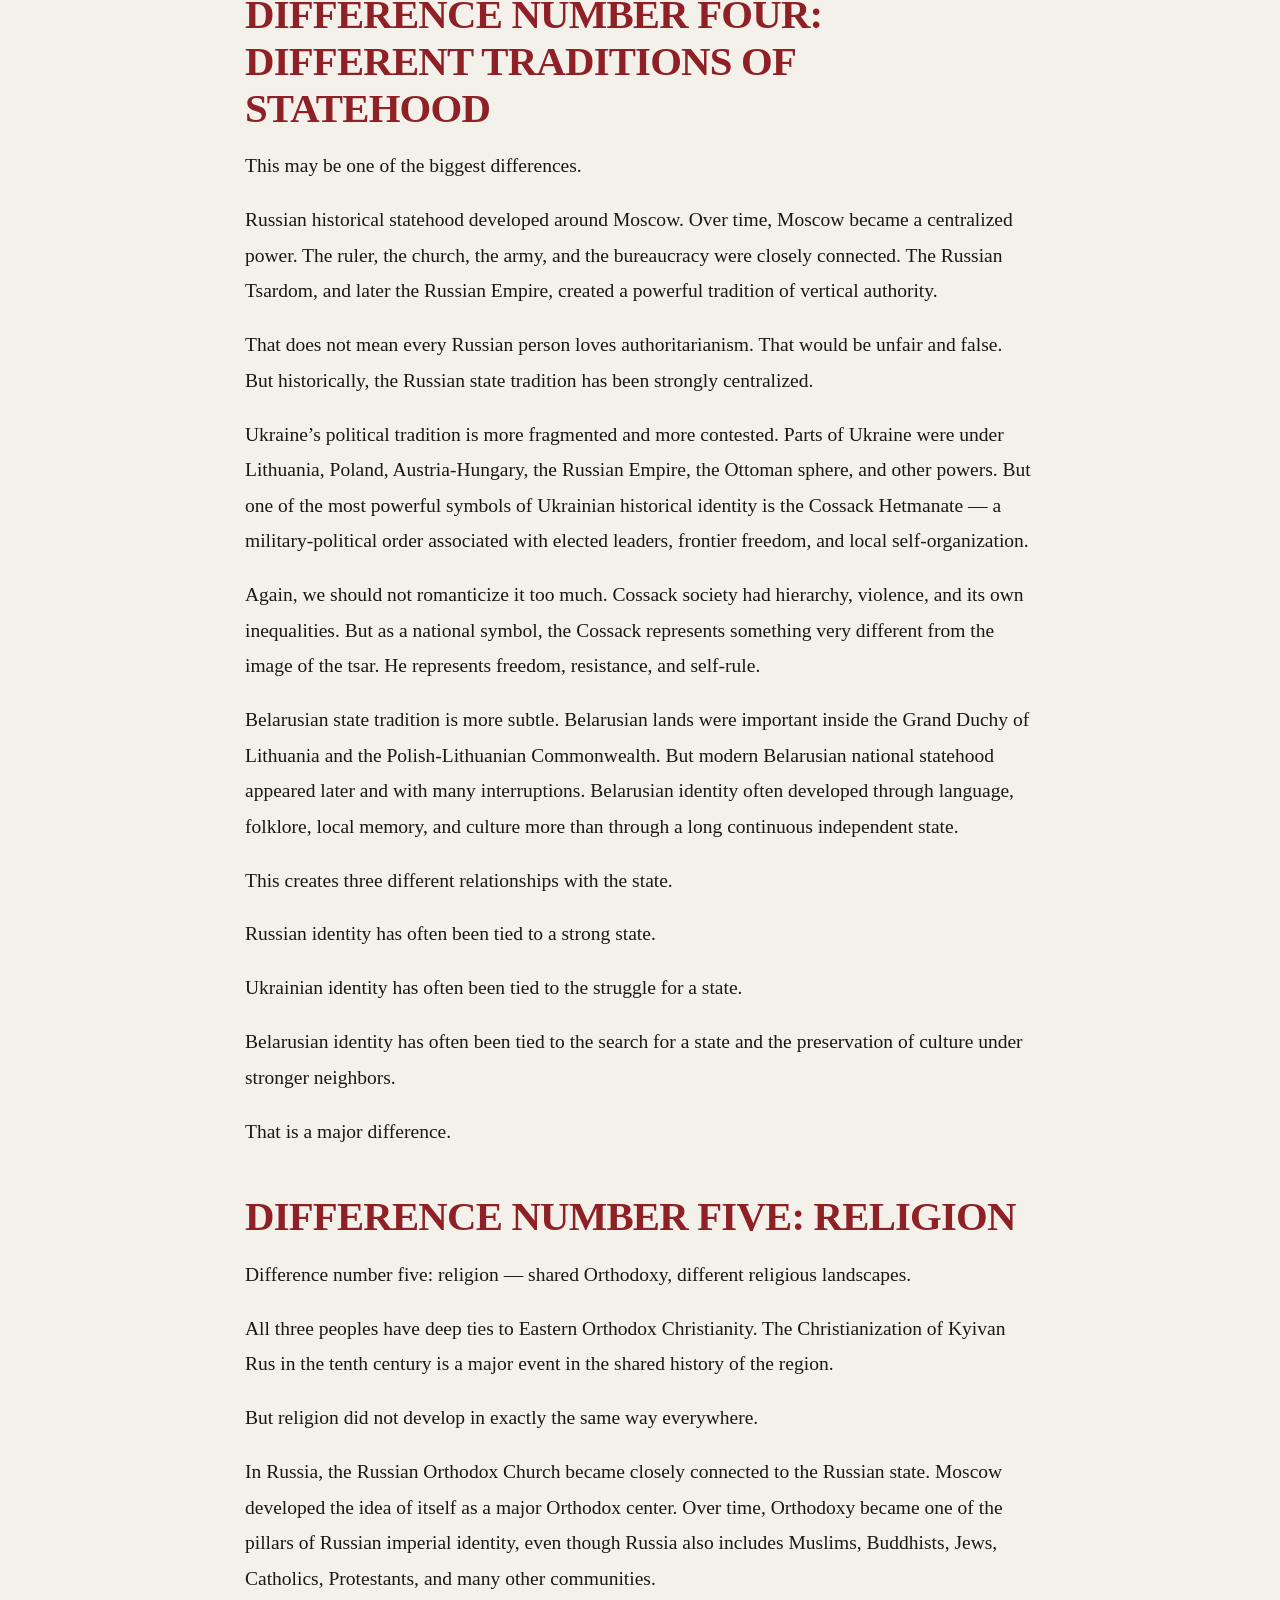
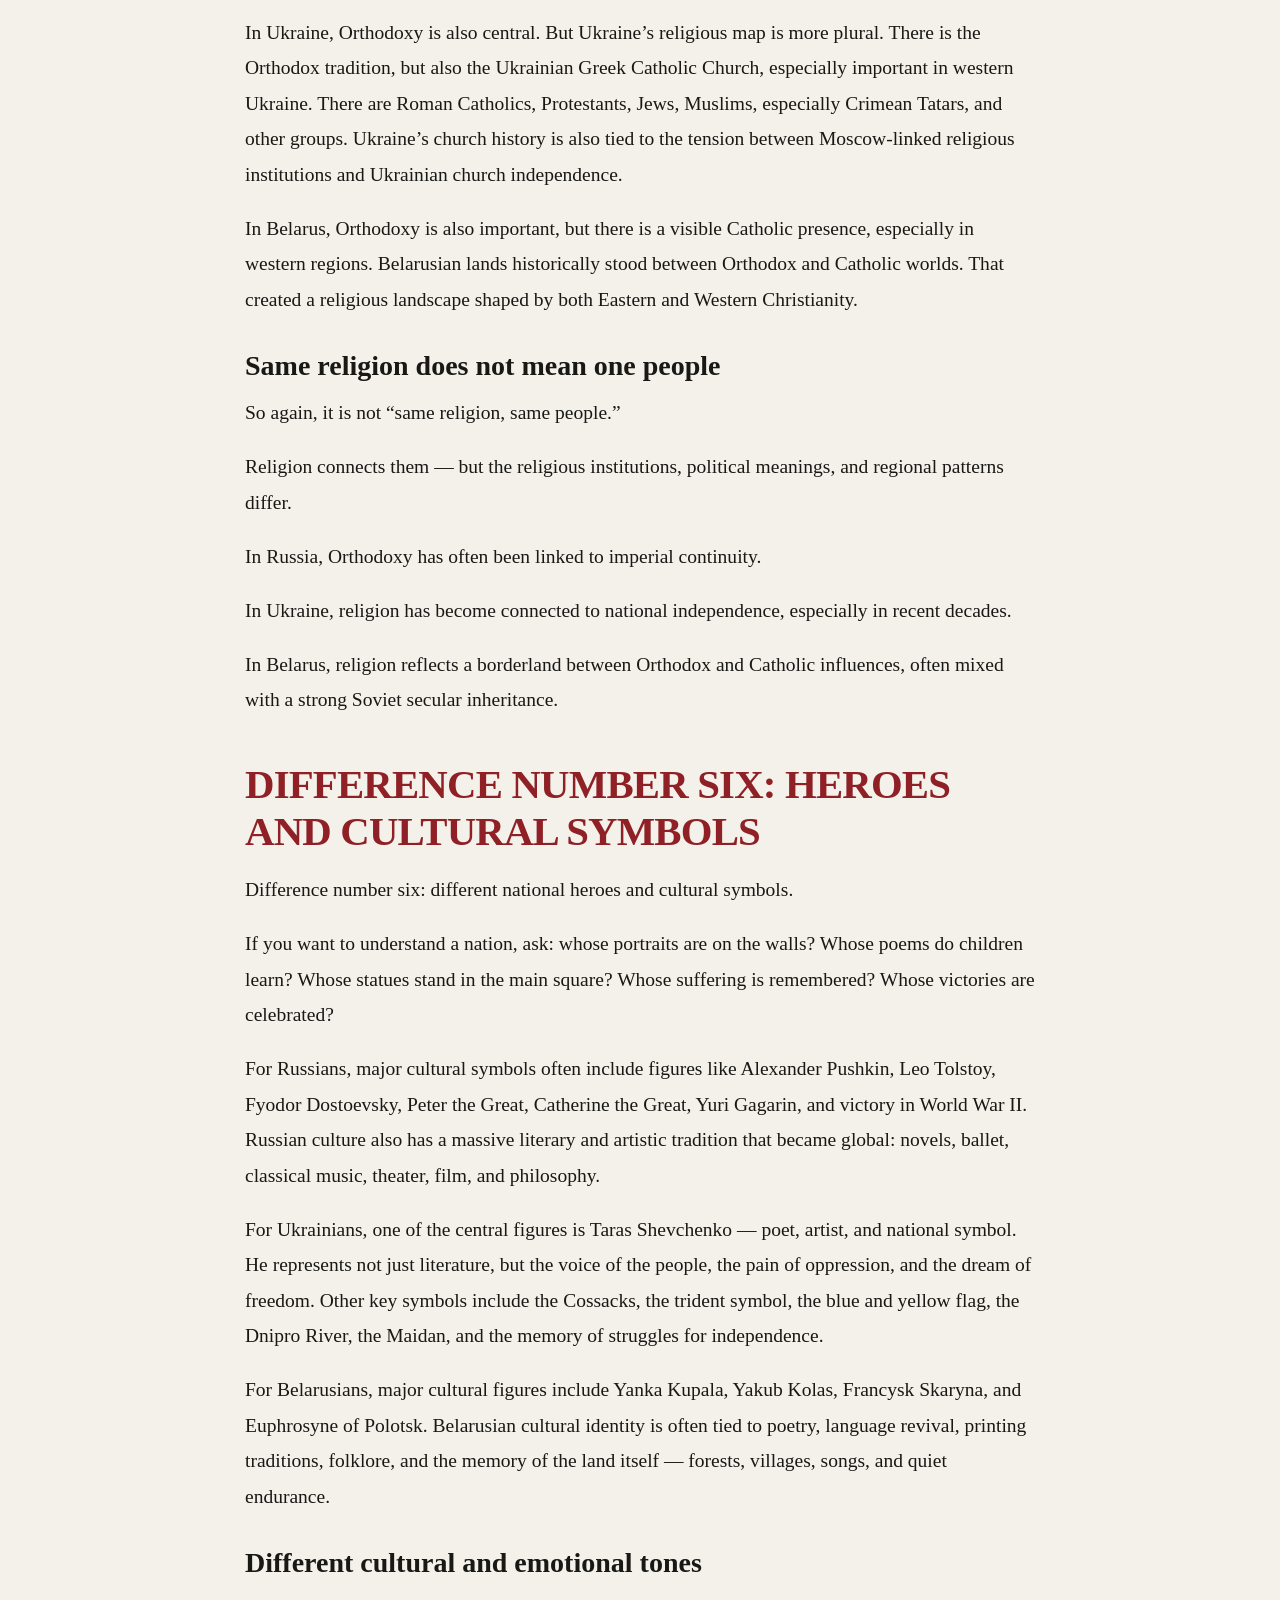
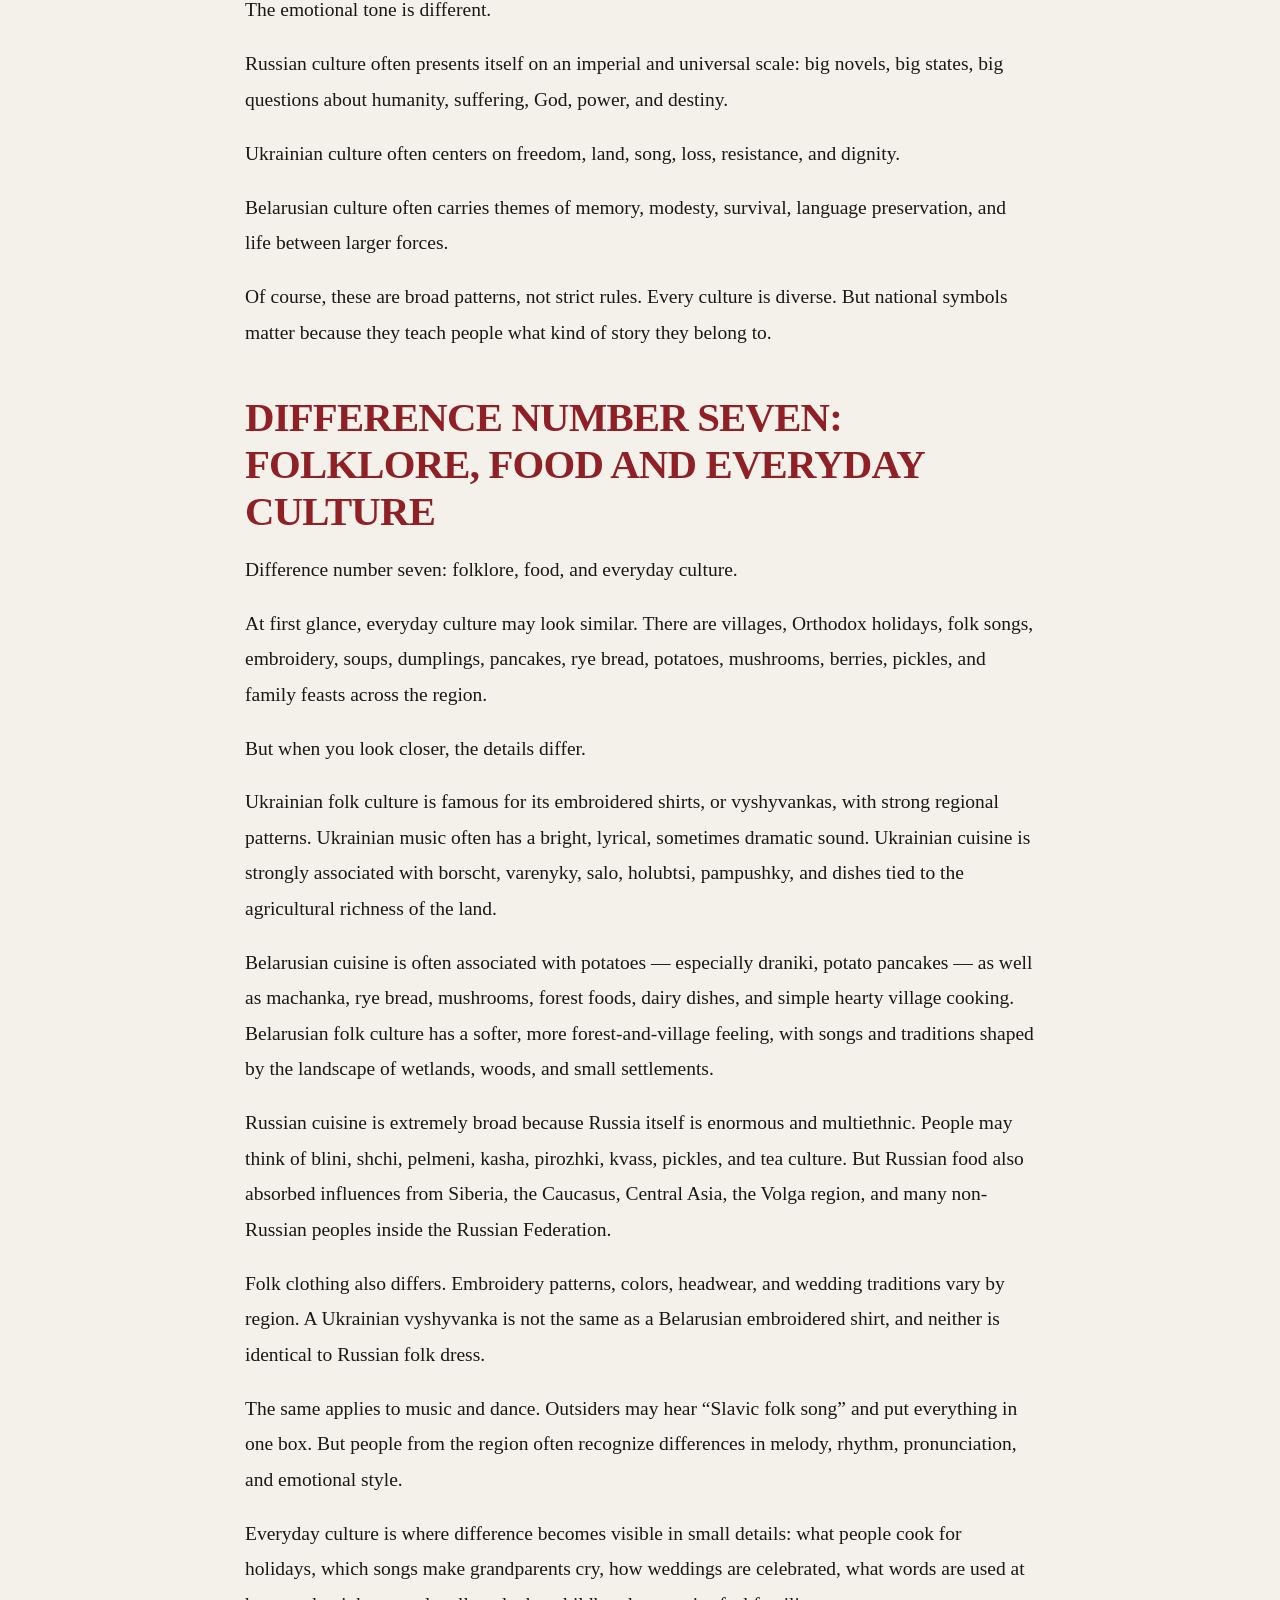
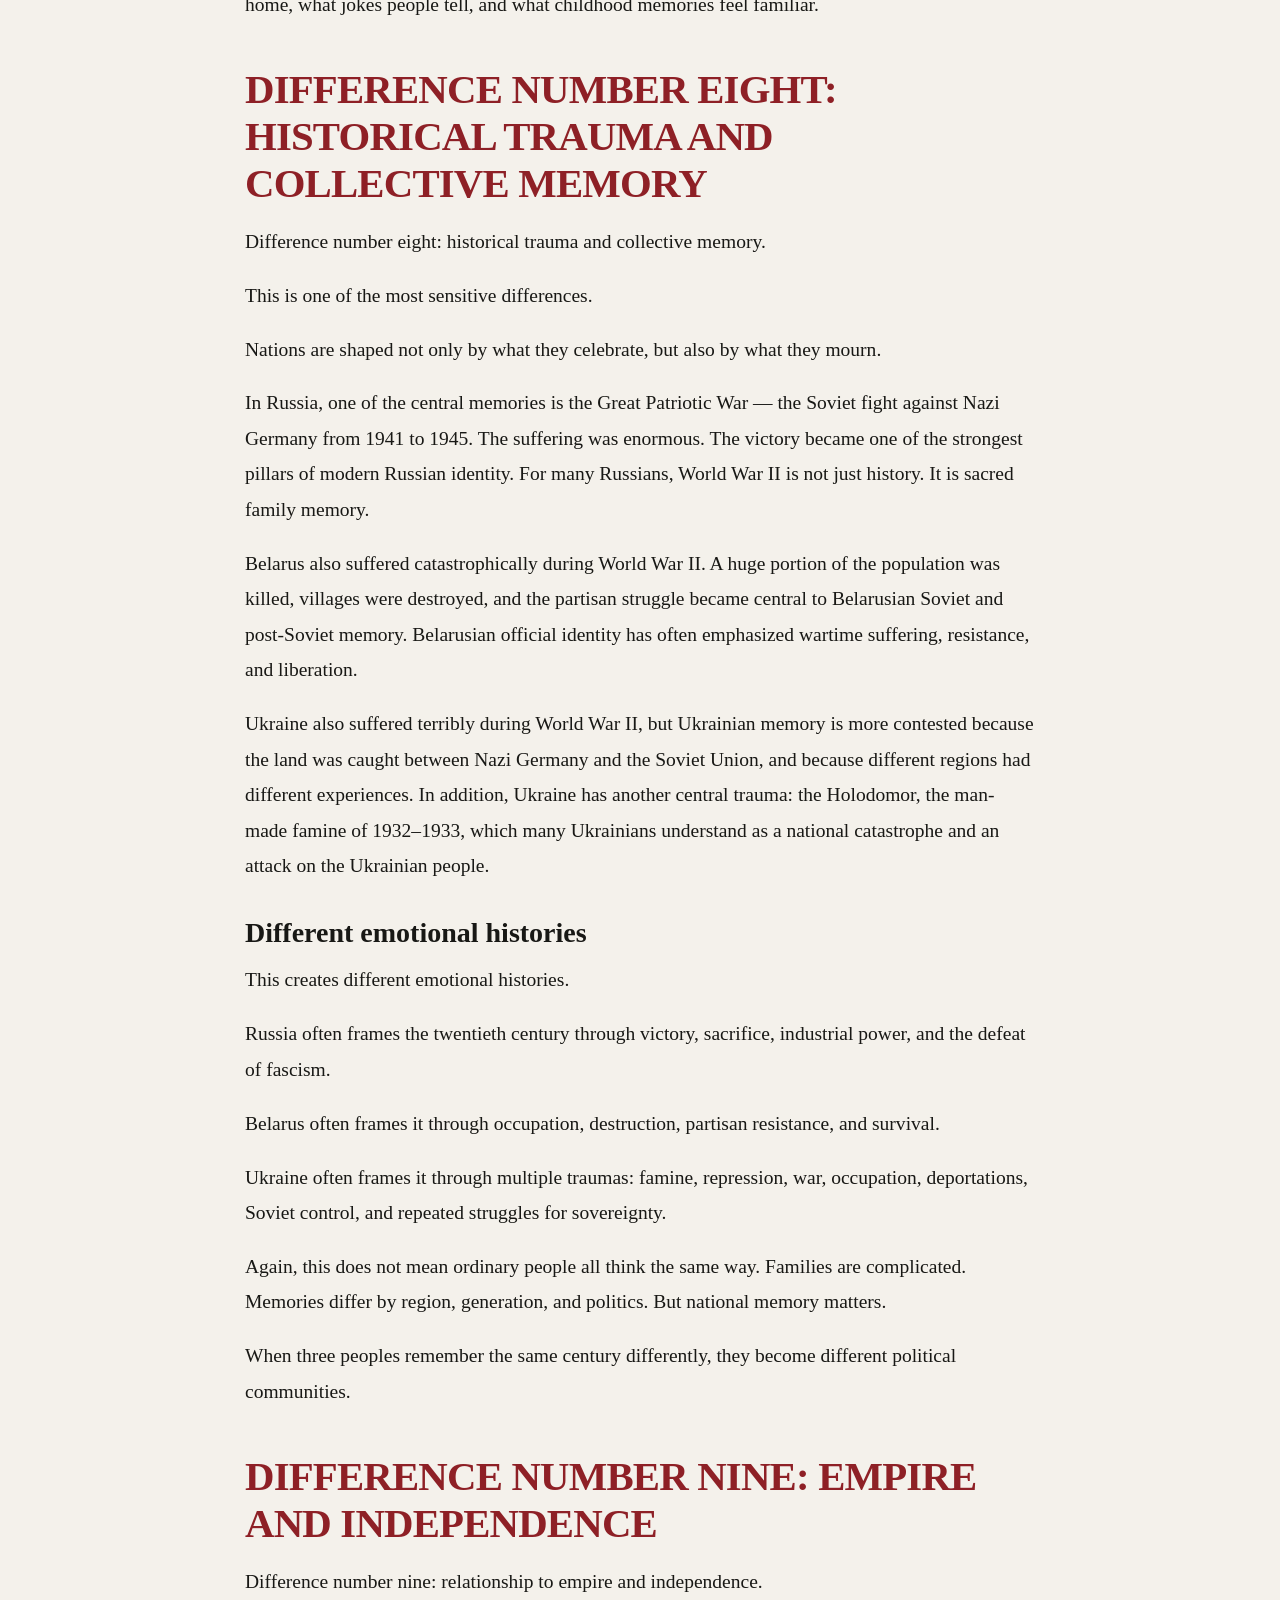
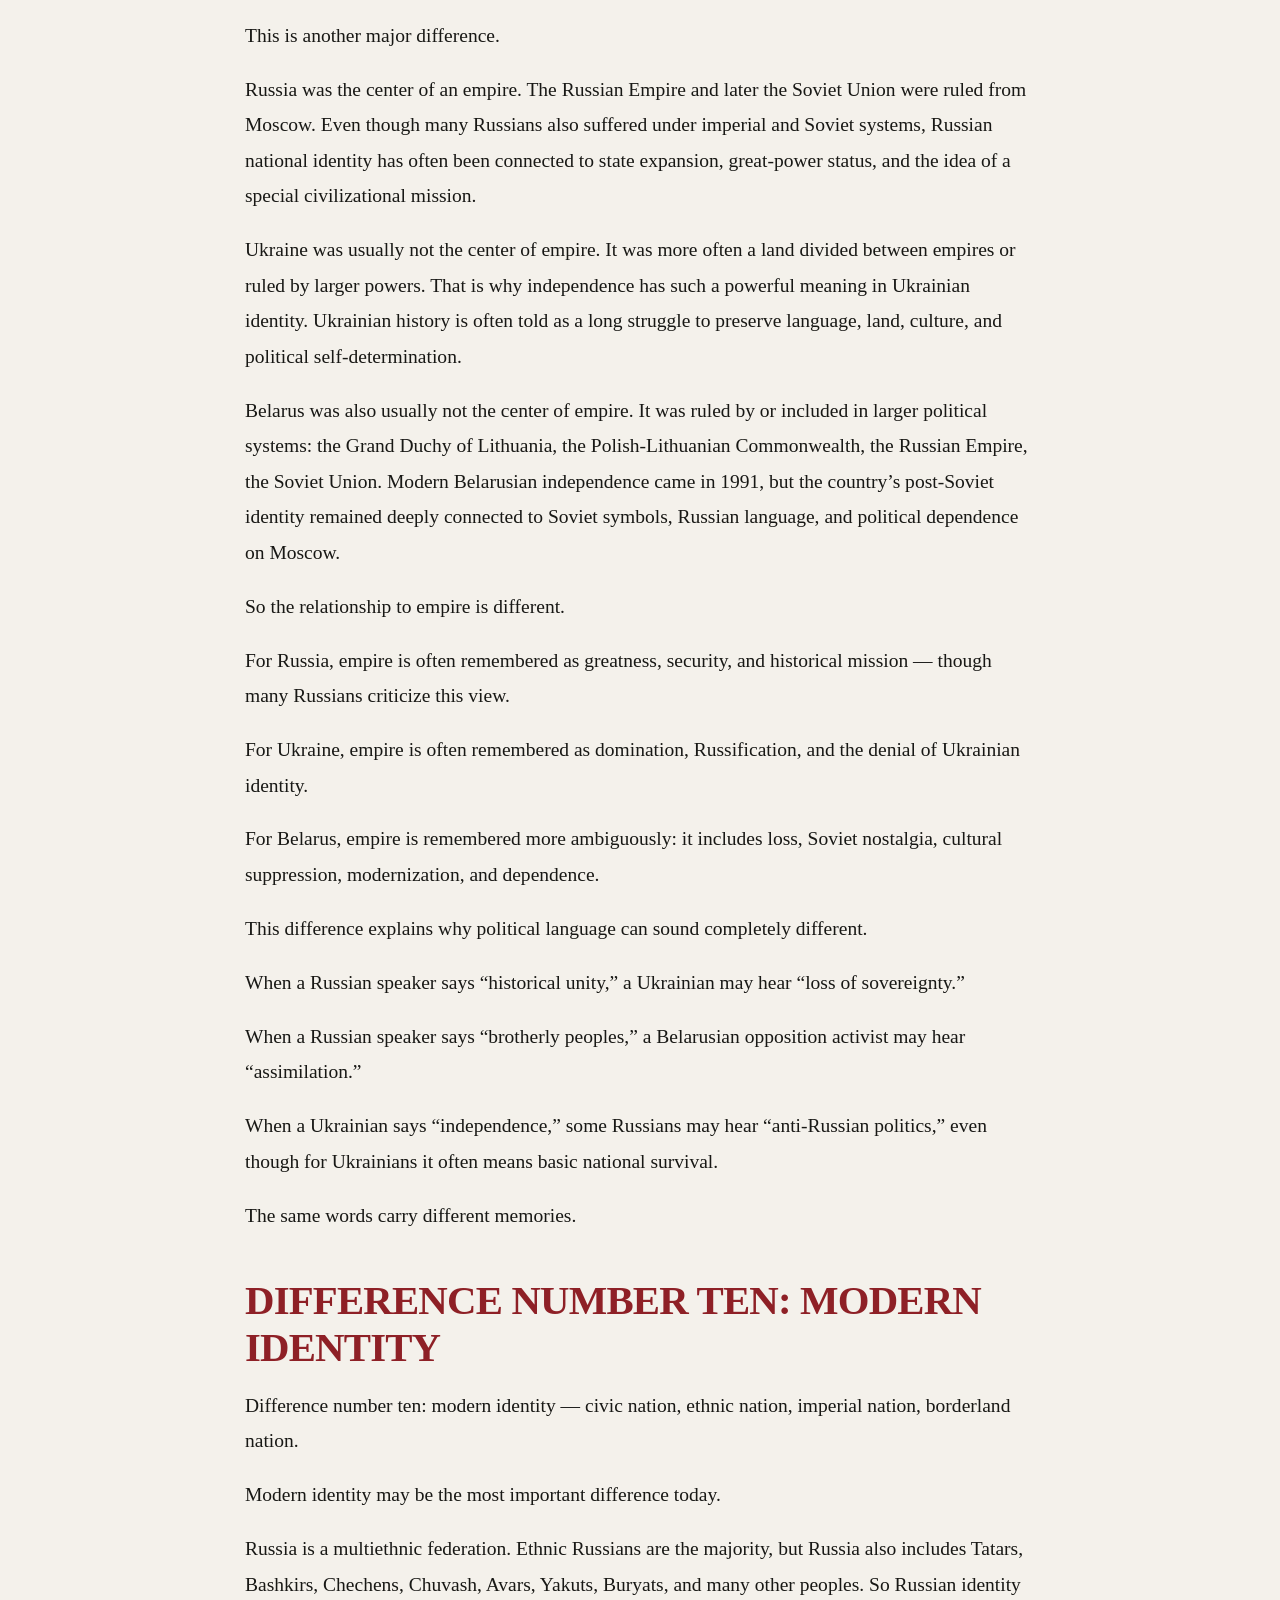
<file: rosjanie-ukraincy-bialorusini.html>
<!doctype html><html lang="pl"><head><meta charset="utf-8">
<meta name="viewport" content="width=device-width,initial-scale=1">
<title>Rosjanie, Ukraińcy i Białorusini: Jeden Naród Czy Wielkie Kłamstwo Historii? | Dlaczego Narody Są Różne</title>
<meta name="description" content="Czy Rosjanie, Ukraińcy i Białorusini są jednym narodem? Wspólne korzenie Rusi, różne języki, pamięć historyczna, państwowość i nowoczesna tożsamość.">
<meta name="robots" content="index,follow,max-image-preview:large">
<link rel="canonical" href="https://polgrad.vercel.app/rosjanie-ukraincy-bialorusini">
<link rel="icon" href="/assets-favicon.svg" type="image/svg+xml">
<link rel="stylesheet" href="/assets-site.css">
<meta property="og:locale" content="pl_PL"><meta property="og:type" content="article"><meta property="og:site_name" content="Dlaczego Narody Są Różne">
<meta property="og:title" content="Rosjanie, Ukraińcy i Białorusini: Jeden Naród Czy Wielkie Kłamstwo Historii?"><meta property="og:description" content="Czy Rosjanie, Ukraińcy i Białorusini są jednym narodem? Wspólne korzenie Rusi, różne języki, pamięć historyczna, państwowość i nowoczesna tożsamość."><meta property="og:url" content="https://polgrad.vercel.app/rosjanie-ukraincy-bialorusini"><meta property="og:image" content="https://polgrad.vercel.app/assets-images-rosjanie-ukraincy-bialorusini.webp">
<meta name="twitter:card" content="summary_large_image"><meta name="twitter:title" content="Rosjanie, Ukraińcy i Białorusini: Jeden Naród Czy Wielkie Kłamstwo Historii?"><meta name="twitter:description" content="Czy Rosjanie, Ukraińcy i Białorusini są jednym narodem? Wspólne korzenie Rusi, różne języki, pamięć historyczna, państwowość i nowoczesna tożsamość."><meta name="twitter:image" content="https://polgrad.vercel.app/assets-images-rosjanie-ukraincy-bialorusini.webp">
<meta property="article:published_time" content="2026-08-12"><meta property="article:modified_time" content="2026-08-12">
<script type="application/ld+json">{"@context":"https://schema.org","@graph":[{"@type":"BlogPosting","headline":"Rosjanie, Ukraińcy i Białorusini: Jeden Naród Czy Wielkie Kłamstwo Historii?","description":"Czy Rosjanie, Ukraińcy i Białorusini są jednym narodem? Wspólne korzenie Rusi, różne języki, pamięć historyczna, państwowość i nowoczesna tożsamość.","image":["https://polgrad.vercel.app/assets-images-rosjanie-ukraincy-bialorusini.webp"],"datePublished":"2026-08-12","dateModified":"2026-08-12","inLanguage":"en","keywords":"Rosjanie Ukraińcy Białorusini, Rosja Ukraina Białoruś, Ruś Kijowska, Słowianie, tożsamość narodowa","mainEntityOfPage":{"@type":"WebPage","@id":"https://polgrad.vercel.app/rosjanie-ukraincy-bialorusini"},"author":{"@type":"Organization","name":"Dlaczego Narody Są Różne","url":"https://polgrad.vercel.app/"},"publisher":{"@type":"Organization","name":"Dlaczego Narody Są Różne","url":"https://polgrad.vercel.app/"},"url":"https://polgrad.vercel.app/rosjanie-ukraincy-bialorusini"},{"@type":"BreadcrumbList","itemListElement":[{"@type":"ListItem","position":1,"name":"Strona główna","item":"https://polgrad.vercel.app/"},{"@type":"ListItem","position":2,"name":"Artykuły","item":"https://polgrad.vercel.app/#artykuly"},{"@type":"ListItem","position":3,"name":"Rosjanie, Ukraińcy i Białorusini: Jeden Naród Czy Wielkie Kłamstwo Historii?","item":"https://polgrad.vercel.app/rosjanie-ukraincy-bialorusini"}]}]}</script>
</head><body><a class="skip" href="#main">Przejdź do treści</a>
<header class="site-header"><div class="wrap header-inner"><a class="brand" href="/"><span>Dlaczego</span> Narody Są Różne</a><nav class="nav" aria-label="Główna nawigacja"><a href="/#artykuly">Artykuły</a><a href="/#o-projekcie">O projekcie</a><a href="https://www.youtube.com/channel/UCNSJ1tOxxAgbEjmFRdMLGkQ" target="_blank" rel="noopener external">YouTube ↗</a></nav></div></header>
<main id="main" class="article-shell"><div class="wrap"><nav class="breadcrumbs" aria-label="Okruszki"><a href="/">Strona główna</a> <span>›</span> <a href="/#artykuly">Artykuły</a> <span>›</span> <span>Rosjanie, Ukraińcy i Białorusini: Jeden Naród Czy Wielkie Kłamstwo Historii?</span></nav></div>
<header class="article-head wrap"><div class="eyebrow">Historia · analiza</div><h1>Rosjanie, Ukraińcy i Białorusini: Jeden Naród Czy Wielkie Kłamstwo Historii?</h1><div class="article-meta"><span>Dlaczego Narody Są Różne</span><span>•</span><time datetime="2026-08-12">12 sierpnia 2026</time></div></header>
<figure class="hero-image"><picture><source srcset="/assets-images-rosjanie-ukraincy-bialorusini-960.webp 960w, /assets-images-rosjanie-ukraincy-bialorusini.webp 1672w" type="image/webp"><img src="/assets-images-rosjanie-ukraincy-bialorusini.webp" alt="Miniatura filmu: Rosjanie, Ukraińcy i Białorusini: Jeden Naród Czy Wielkie Kłamstwo Historii?" width="1672" height="941" fetchpriority="high" decoding="async"></picture></figure>
<section class="video-block" aria-label="Film powiązany z artykułem"><div class="video-label">Film na YouTube</div><div class="video-frame"><iframe src="https://www.youtube-nocookie.com/embed/6z2rvwpxQwk?rel=0" title="Rosjanie, Ukraińcy i Białorusini: Jeden Naród Czy Wielkie Kłamstwo Historii?" loading="lazy" allow="accelerometer; autoplay; clipboard-write; encrypted-media; gyroscope; picture-in-picture; web-share" referrerpolicy="strict-origin-when-cross-origin" allowfullscreen></iframe></div><a class="youtube-link" href="https://www.youtube.com/watch?v=6z2rvwpxQwk" target="_blank" rel="noopener external">Otwórz film w YouTube ↗</a></section>
<article class="article-content" lang="en"><nav class="toc" aria-label="Spis treści"><strong>Spis treści</strong><ol><li><a href="#shared-roots-do-not-mean-one-modern-nation">Shared roots do not mean one modern nation</a></li><li><a href="#difference-number-one-language">Difference number one: language</a></li><li><a href="#difference-number-two-geography">Difference number two: geography</a></li><li><a href="#difference-number-three-different-historical-centers">Difference number three: different historical centers</a></li><li><a href="#difference-number-four-different-traditions-of-statehood">Difference number four: different traditions of statehood</a></li><li><a href="#difference-number-five-religion">Difference number five: religion</a></li><li><a href="#difference-number-six-heroes-and-cultural-symbols">Difference number six: heroes and cultural symbols</a></li><li><a href="#difference-number-seven-folklore-food-and-everyday-culture">Difference number seven: folklore, food and everyday culture</a></li><li><a href="#difference-number-eight-historical-trauma-and-collective-memory">Difference number eight: historical trauma and collective memory</a></li><li><a href="#difference-number-nine-empire-and-independence">Difference number nine: empire and independence</a></li><li><a href="#difference-number-ten-modern-identity">Difference number ten: modern identity</a></li><li><a href="#the-myth-of-pure-peoples">The myth of “pure peoples”</a></li><li><a href="#so-are-they-different-peoples">So, are they different peoples?</a></li><li><a href="#shared-history-is-not-ownership">Shared history is not ownership</a></li></ol></nav><p>Are Russians, Belarusians, and Ukrainians really three different peoples?</p><p>Or are they just three branches of one old East Slavic family, separated by borders, politics, and modern propaganda?</p><p>This question sounds simple. But the answer is not simple at all.</p><p>Because if you ask it in Moscow, Kyiv, Minsk, Warsaw, or New York, you may get five completely different answers. Some people will say: “Of course they are the same. Same roots, same religion, similar language, shared history.” Others will say: “No. They are absolutely different nations, with different memories, different political traditions, different cultures, and different historical experiences.”</p><p>And both answers can be partly true — and partly misleading.</p><p>Here is the real answer: Russians, Belarusians, and Ukrainians are closely related East Slavic peoples. They share deep historical roots, linguistic similarities, religious traditions, and centuries of contact. But they are not the same people. They became three different modern nations because their histories moved in different directions.</p><p>Think of it like three rivers that begin in the same ancient landscape. At first, they flow close together. Sometimes they even merge. But over time, they pass through different lands, different empires, different wars, different churches, different languages, and different ideas of freedom and power. By the time they reach the modern world, they are connected — but they are not identical.</p><p>In this video, we will look at ten major differences between Russians, Belarusians, and Ukrainians. Not to rank them. Not to say one is older, better, purer, or more “real.” That kind of thinking is dangerous and historically wrong.</p><p>The goal is different: to understand how three related peoples became three distinct nations.</p><p>We will look at language, history, religion, geography, political culture, national myths, food, folklore, identity, and memory. And by the end, you may see why the phrase “one people” is too simple — but the phrase “completely unrelated peoples” is also false.</p><p>Let’s begin.</p><p>Difference number one: the same root, but different historical branches.</p><h2 id="shared-roots-do-not-mean-one-modern-nation">Shared roots do not mean one modern nation</h2><p>Russians, Belarusians, and Ukrainians all belong to the East Slavic world. Their early medieval history is connected with the lands of Kyivan Rus, a powerful medieval state centered around Kyiv. That is why all three peoples can claim some connection to that early Rus heritage.</p><p>But here is where the misunderstanding begins.</p><p>Having a shared medieval background does not mean modern nations are the same. France, Italy, Spain, Portugal, and Romania all have deep connections to the Roman world and Latin language. But nobody says they are one people today. The same logic applies here.</p><p>After the decline of Kyivan Rus and the Mongol invasions, different East Slavic lands moved into different political worlds.</p><p>The northeastern lands, including the region around Moscow, developed under the influence of the Mongol-Tatar world and later became the center of the Grand Duchy of Moscow. This eventually grew into the Russian Tsardom and then the Russian Empire.</p><p>Many lands of today’s Belarus and Ukraine moved into the orbit of the Grand Duchy of Lithuania and later the Polish-Lithuanian Commonwealth. That meant different laws, different elites, different religious pressures, and different cultural influences.</p><p>Parts of Ukraine also developed a powerful Cossack tradition on the steppe frontier. That frontier experience shaped Ukrainian identity in a way that is very different from Moscow’s centralized state tradition.</p><p>So the first difference is this: all three peoples share early East Slavic roots, but they did not grow from one uninterrupted historical line. They grew through different states, different empires, and different political experiences.</p><h2 id="difference-number-one-language">Difference number one: language</h2><p>Russia’s historical imagination often looks toward Moscow, the tsars, empire, Orthodoxy, and great-power statehood.</p><p>Ukraine’s historical imagination often looks toward Kyiv, the Cossacks, the steppe frontier, struggles for autonomy, and later the fight for independence.</p><p>Belarus’s historical imagination is more complicated: it often looks toward Polotsk, the Grand Duchy of Lithuania, the Polish-Lithuanian Commonwealth, Soviet experience, and a quieter, less state-centered national tradition.</p><p>That is the first key point: common roots do not erase different historical development.</p><p>Difference number two: language — similar, but not the same.</p><p>Russian, Ukrainian, and Belarusian are all East Slavic languages. That means they are related. A person who knows one of them may recognize many words in the others. The grammar can feel familiar. The alphabet is Cyrillic in all three cases, although each language uses it differently.</p><p>But similar does not mean identical.</p><p>Russian is the most globally widespread of the three. It became the language of the Russian Empire, the Soviet Union, and still functions as a major language across the post-Soviet world.</p><p>Ukrainian is the state language of Ukraine. It has its own vocabulary, pronunciation, grammar patterns, literature, and emotional world. It is not “Russian with an accent.” In many ways, Ukrainian sounds closer to Belarusian than to Russian, and it also has historical contact with Polish and other Central European languages.</p><p>Belarusian is also an East Slavic language, but its modern situation is unique. Belarus has two official languages: Belarusian and Russian. In daily life, Russian has often dominated public space, cities, media, and education, while Belarusian has remained deeply important as a marker of national culture, literature, rural heritage, and political identity.</p><p>There are also mixed forms: in Ukraine, you may hear Surzhyk, a mixture of Ukrainian and Russian elements. In Belarus, you may hear Trasianka, a mixture of Belarusian and Russian elements. These mixtures are not just “bad language.” They are signs of centuries of contact, pressure, bilingualism, and social change.</p><h2 id="difference-number-two-geography">Difference number two: geography</h2><p>Language is one of the strongest markers of difference, but also one of the most misunderstood.</p><p>A Russian speaker in Ukraine is not automatically Russian.</p><p>A Belarusian who speaks Russian every day is not automatically Russian.</p><p>A Ukrainian who grew up bilingual is not less Ukrainian.</p><p>In this region, language and identity overlap — but they are not the same thing.</p><p>The important point is this: Russian, Ukrainian, and Belarusian are sister languages. But they are separate languages with separate literary traditions, separate national meanings, and separate emotional associations.</p><p>Difference number three: geography shaped different mental worlds.</p><p>Geography is not destiny, but it matters.</p><h2 id="difference-number-three-different-historical-centers">Difference number three: different historical centers</h2><p>Russia is enormous. It stretches from Eastern Europe across Siberia to the Pacific Ocean. Russian identity developed inside a vast continental state, with forests, rivers, steppe, tundra, mountains, and borders with Europe, the Caucasus, Central Asia, China, and the Pacific world.</p><p>That scale shaped Russian political imagination. Russia often thinks in terms of space, security, frontiers, empire, and strategic depth. The Russian state historically expanded across massive territories. This created a culture where the state, the army, borders, and central authority became extremely important.</p><p>Ukraine is different. Ukraine sits between Central Europe, the Black Sea, the steppe, and the old routes between north and south. Its geography includes fertile black-earth agricultural lands, the Dnipro River, the Black Sea coast, and the steppe frontier. For centuries, Ukraine was a zone of contact — and conflict — between Poland-Lithuania, Muscovy, the Ottoman world, the Crimean Tatars, Austria-Hungary, and local Cossack power.</p><p>This helped create a political culture connected to frontier life, agriculture, local autonomy, and resistance to outside domination.</p><p>Belarus has a different geography again. It is a land of forests, rivers, lakes, marshes, and crossroads between Poland, Lithuania, Russia, and Ukraine. Belarusian lands often stood in the middle of larger powers. This created a historical experience of borderlands, survival, adaptation, and cultural blending.</p><p>That is why the mental maps are different.</p><p>Russia often sees itself as a huge civilization-state.</p><p>Ukraine often sees itself as a European borderland that became a nation through struggle.</p><p>Belarus often sees itself as a quieter crossroads country, with a strong sense of place but a more complicated public national narrative.</p><p>Same region? Yes.</p><p>Same geography? No.</p><p>And geography helped shape different habits, economies, symbols, and fears.</p><p>Difference number four: different state traditions.</p><h2 id="difference-number-four-different-traditions-of-statehood">Difference number four: different traditions of statehood</h2><p>This may be one of the biggest differences.</p><p>Russian historical statehood developed around Moscow. Over time, Moscow became a centralized power. The ruler, the church, the army, and the bureaucracy were closely connected. The Russian Tsardom, and later the Russian Empire, created a powerful tradition of vertical authority.</p><p>That does not mean every Russian person loves authoritarianism. That would be unfair and false. But historically, the Russian state tradition has been strongly centralized.</p><p>Ukraine’s political tradition is more fragmented and more contested. Parts of Ukraine were under Lithuania, Poland, Austria-Hungary, the Russian Empire, the Ottoman sphere, and other powers. But one of the most powerful symbols of Ukrainian historical identity is the Cossack Hetmanate — a military-political order associated with elected leaders, frontier freedom, and local self-organization.</p><p>Again, we should not romanticize it too much. Cossack society had hierarchy, violence, and its own inequalities. But as a national symbol, the Cossack represents something very different from the image of the tsar. He represents freedom, resistance, and self-rule.</p><p>Belarusian state tradition is more subtle. Belarusian lands were important inside the Grand Duchy of Lithuania and the Polish-Lithuanian Commonwealth. But modern Belarusian national statehood appeared later and with many interruptions. Belarusian identity often developed through language, folklore, local memory, and culture more than through a long continuous independent state.</p><p>This creates three different relationships with the state.</p><p>Russian identity has often been tied to a strong state.</p><p>Ukrainian identity has often been tied to the struggle for a state.</p><p>Belarusian identity has often been tied to the search for a state and the preservation of culture under stronger neighbors.</p><p>That is a major difference.</p><h2 id="difference-number-five-religion">Difference number five: religion</h2><p>Difference number five: religion — shared Orthodoxy, different religious landscapes.</p><p>All three peoples have deep ties to Eastern Orthodox Christianity. The Christianization of Kyivan Rus in the tenth century is a major event in the shared history of the region.</p><p>But religion did not develop in exactly the same way everywhere.</p><p>In Russia, the Russian Orthodox Church became closely connected to the Russian state. Moscow developed the idea of itself as a major Orthodox center. Over time, Orthodoxy became one of the pillars of Russian imperial identity, even though Russia also includes Muslims, Buddhists, Jews, Catholics, Protestants, and many other communities.</p><p>In Ukraine, Orthodoxy is also central. But Ukraine’s religious map is more plural. There is the Orthodox tradition, but also the Ukrainian Greek Catholic Church, especially important in western Ukraine. There are Roman Catholics, Protestants, Jews, Muslims, especially Crimean Tatars, and other groups. Ukraine’s church history is also tied to the tension between Moscow-linked religious institutions and Ukrainian church independence.</p><p>In Belarus, Orthodoxy is also important, but there is a visible Catholic presence, especially in western regions. Belarusian lands historically stood between Orthodox and Catholic worlds. That created a religious landscape shaped by both Eastern and Western Christianity.</p><h3 id="same-religion-does-not-mean-one-people">Same religion does not mean one people</h3><p>So again, it is not “same religion, same people.”</p><p>Religion connects them — but the religious institutions, political meanings, and regional patterns differ.</p><p>In Russia, Orthodoxy has often been linked to imperial continuity.</p><p>In Ukraine, religion has become connected to national independence, especially in recent decades.</p><p>In Belarus, religion reflects a borderland between Orthodox and Catholic influences, often mixed with a strong Soviet secular inheritance.</p><h2 id="difference-number-six-heroes-and-cultural-symbols">Difference number six: heroes and cultural symbols</h2><p>Difference number six: different national heroes and cultural symbols.</p><p>If you want to understand a nation, ask: whose portraits are on the walls? Whose poems do children learn? Whose statues stand in the main square? Whose suffering is remembered? Whose victories are celebrated?</p><p>For Russians, major cultural symbols often include figures like Alexander Pushkin, Leo Tolstoy, Fyodor Dostoevsky, Peter the Great, Catherine the Great, Yuri Gagarin, and victory in World War II. Russian culture also has a massive literary and artistic tradition that became global: novels, ballet, classical music, theater, film, and philosophy.</p><p>For Ukrainians, one of the central figures is Taras Shevchenko — poet, artist, and national symbol. He represents not just literature, but the voice of the people, the pain of oppression, and the dream of freedom. Other key symbols include the Cossacks, the trident symbol, the blue and yellow flag, the Dnipro River, the Maidan, and the memory of struggles for independence.</p><p>For Belarusians, major cultural figures include Yanka Kupala, Yakub Kolas, Francysk Skaryna, and Euphrosyne of Polotsk. Belarusian cultural identity is often tied to poetry, language revival, printing traditions, folklore, and the memory of the land itself — forests, villages, songs, and quiet endurance.</p><h3 id="different-cultural-emotional-tones">Different cultural and emotional tones</h3><p>The emotional tone is different.</p><p>Russian culture often presents itself on an imperial and universal scale: big novels, big states, big questions about humanity, suffering, God, power, and destiny.</p><p>Ukrainian culture often centers on freedom, land, song, loss, resistance, and dignity.</p><p>Belarusian culture often carries themes of memory, modesty, survival, language preservation, and life between larger forces.</p><p>Of course, these are broad patterns, not strict rules. Every culture is diverse. But national symbols matter because they teach people what kind of story they belong to.</p><h2 id="difference-number-seven-folklore-food-and-everyday-culture">Difference number seven: folklore, food and everyday culture</h2><p>Difference number seven: folklore, food, and everyday culture.</p><p>At first glance, everyday culture may look similar. There are villages, Orthodox holidays, folk songs, embroidery, soups, dumplings, pancakes, rye bread, potatoes, mushrooms, berries, pickles, and family feasts across the region.</p><p>But when you look closer, the details differ.</p><p>Ukrainian folk culture is famous for its embroidered shirts, or vyshyvankas, with strong regional patterns. Ukrainian music often has a bright, lyrical, sometimes dramatic sound. Ukrainian cuisine is strongly associated with borscht, varenyky, salo, holubtsi, pampushky, and dishes tied to the agricultural richness of the land.</p><p>Belarusian cuisine is often associated with potatoes — especially draniki, potato pancakes — as well as machanka, rye bread, mushrooms, forest foods, dairy dishes, and simple hearty village cooking. Belarusian folk culture has a softer, more forest-and-village feeling, with songs and traditions shaped by the landscape of wetlands, woods, and small settlements.</p><p>Russian cuisine is extremely broad because Russia itself is enormous and multiethnic. People may think of blini, shchi, pelmeni, kasha, pirozhki, kvass, pickles, and tea culture. But Russian food also absorbed influences from Siberia, the Caucasus, Central Asia, the Volga region, and many non-Russian peoples inside the Russian Federation.</p><p>Folk clothing also differs. Embroidery patterns, colors, headwear, and wedding traditions vary by region. A Ukrainian vyshyvanka is not the same as a Belarusian embroidered shirt, and neither is identical to Russian folk dress.</p><p>The same applies to music and dance. Outsiders may hear “Slavic folk song” and put everything in one box. But people from the region often recognize differences in melody, rhythm, pronunciation, and emotional style.</p><p>Everyday culture is where difference becomes visible in small details: what people cook for holidays, which songs make grandparents cry, how weddings are celebrated, what words are used at home, what jokes people tell, and what childhood memories feel familiar.</p><h2 id="difference-number-eight-historical-trauma-and-collective-memory">Difference number eight: historical trauma and collective memory</h2><p>Difference number eight: historical trauma and collective memory.</p><p>This is one of the most sensitive differences.</p><p>Nations are shaped not only by what they celebrate, but also by what they mourn.</p><p>In Russia, one of the central memories is the Great Patriotic War — the Soviet fight against Nazi Germany from 1941 to 1945. The suffering was enormous. The victory became one of the strongest pillars of modern Russian identity. For many Russians, World War II is not just history. It is sacred family memory.</p><p>Belarus also suffered catastrophically during World War II. A huge portion of the population was killed, villages were destroyed, and the partisan struggle became central to Belarusian Soviet and post-Soviet memory. Belarusian official identity has often emphasized wartime suffering, resistance, and liberation.</p><p>Ukraine also suffered terribly during World War II, but Ukrainian memory is more contested because the land was caught between Nazi Germany and the Soviet Union, and because different regions had different experiences. In addition, Ukraine has another central trauma: the Holodomor, the man-made famine of 1932–1933, which many Ukrainians understand as a national catastrophe and an attack on the Ukrainian people.</p><h3 id="different-emotional-histories">Different emotional histories</h3><p>This creates different emotional histories.</p><p>Russia often frames the twentieth century through victory, sacrifice, industrial power, and the defeat of fascism.</p><p>Belarus often frames it through occupation, destruction, partisan resistance, and survival.</p><p>Ukraine often frames it through multiple traumas: famine, repression, war, occupation, deportations, Soviet control, and repeated struggles for sovereignty.</p><p>Again, this does not mean ordinary people all think the same way. Families are complicated. Memories differ by region, generation, and politics. But national memory matters.</p><p>When three peoples remember the same century differently, they become different political communities.</p><h2 id="difference-number-nine-empire-and-independence">Difference number nine: empire and independence</h2><p>Difference number nine: relationship to empire and independence.</p><p>This is another major difference.</p><p>Russia was the center of an empire. The Russian Empire and later the Soviet Union were ruled from Moscow. Even though many Russians also suffered under imperial and Soviet systems, Russian national identity has often been connected to state expansion, great-power status, and the idea of a special civilizational mission.</p><p>Ukraine was usually not the center of empire. It was more often a land divided between empires or ruled by larger powers. That is why independence has such a powerful meaning in Ukrainian identity. Ukrainian history is often told as a long struggle to preserve language, land, culture, and political self-determination.</p><p>Belarus was also usually not the center of empire. It was ruled by or included in larger political systems: the Grand Duchy of Lithuania, the Polish-Lithuanian Commonwealth, the Russian Empire, the Soviet Union. Modern Belarusian independence came in 1991, but the country’s post-Soviet identity remained deeply connected to Soviet symbols, Russian language, and political dependence on Moscow.</p><p>So the relationship to empire is different.</p><p>For Russia, empire is often remembered as greatness, security, and historical mission — though many Russians criticize this view.</p><p>For Ukraine, empire is often remembered as domination, Russification, and the denial of Ukrainian identity.</p><p>For Belarus, empire is remembered more ambiguously: it includes loss, Soviet nostalgia, cultural suppression, modernization, and dependence.</p><p>This difference explains why political language can sound completely different.</p><p>When a Russian speaker says “historical unity,” a Ukrainian may hear “loss of sovereignty.”</p><p>When a Russian speaker says “brotherly peoples,” a Belarusian opposition activist may hear “assimilation.”</p><p>When a Ukrainian says “independence,” some Russians may hear “anti-Russian politics,” even though for Ukrainians it often means basic national survival.</p><p>The same words carry different memories.</p><h2 id="difference-number-ten-modern-identity">Difference number ten: modern identity</h2><p>Difference number ten: modern identity — civic nation, ethnic nation, imperial nation, borderland nation.</p><p>Modern identity may be the most important difference today.</p><p>Russia is a multiethnic federation. Ethnic Russians are the majority, but Russia also includes Tatars, Bashkirs, Chechens, Chuvash, Avars, Yakuts, Buryats, and many other peoples. So Russian identity has two layers: ethnic Russian identity and state-based Russian citizenship. In English, this is confusing because both are often translated as “Russian.” But in Russian, there is a difference between “russkiy,” ethnic or cultural Russian, and “rossiyskiy,” citizen of the Russian state.</p><p>Ukraine has increasingly developed a civic national identity. That means a Ukrainian can be Ukrainian-speaking or Russian-speaking, Orthodox, Catholic, Jewish, Muslim, atheist, Crimean Tatar, Jewish Ukrainian, Armenian Ukrainian, or ethnic Russian Ukrainian — and still be part of the Ukrainian political nation. Since 2014, and especially since 2022, Ukrainian identity has become more strongly tied to sovereignty, democracy, resistance, and the idea that citizenship matters more than ethnic origin.</p><p>Belarusian identity is in a different situation. Many Belarusians speak Russian in daily life, but still feel Belarusian. The Belarusian language has become a powerful cultural and political symbol for many people, even if not everyone uses it every day. The white-red-white flag, the Pahonia symbol, Belarusian poetry, and the memory of protests have become meaningful symbols for parts of society, while the official state promotes a more Soviet-style and Russia-oriented identity.</p><p>So the modern question is not just: are they ethnically different?</p><p>The better question is: what kind of nation are they imagining?</p><p>Russia often imagines itself as a great power and civilization-state.</p><p>Ukraine increasingly imagines itself as a civic nation defending its sovereignty.</p><p>Belarus is caught between official state identity, Russian influence, Soviet memory, and a revived national-cultural identity.</p><p>This is why the question “Are they different peoples?” cannot be answered only with DNA, language, or medieval history.</p><p>A nation is not just blood. It is memory, institutions, language, culture, choices, and shared political experience.</p><h2 id="the-myth-of-pure-peoples">The myth of “pure peoples”</h2><p>Now let’s address the most dangerous myth: the idea of pure peoples.</p><p>There are no pure peoples here.</p><p>Russians, Belarusians, and Ukrainians have mixed with each other for centuries. Families cross borders. Millions of people have relatives in more than one country. There are Ukrainian surnames in Russia, Russian speakers in Ukraine, Belarusian families in Poland and Lithuania, Polish heritage in Belarus and Ukraine, Jewish history across the region, Crimean Tatar history in Ukraine, Turkic and Finno-Ugric influences in Russia, Baltic influences in Belarus, and many more layers.</p><p>So if someone tries to reduce this topic to blood, race, or “real ethnicity,” they are already wrong.</p><p>The differences are real — but they are historical, cultural, linguistic, political, and social. They are not about one people being cleaner, older, or superior.</p><p>The three peoples are related. But related peoples can become different nations.</p><p>A brother is not the same person as his brother.</p><p>A cousin is not the same person as his cousin.</p><p>A shared grandmother does not mean one shared identity forever.</p><h2 id="so-are-they-different-peoples">So, are they different peoples?</h2><p>So, are Russians, Belarusians, and Ukrainians different peoples?</p><p>Yes — in the modern national sense, they are different peoples.</p><p>Are they completely unrelated?</p><p>No. They are closely related East Slavic peoples with shared roots and centuries of cultural contact.</p><p>The real answer is somewhere between two false extremes.</p><p>The first false extreme says: “They are all one people, and their separate identities are artificial.” That is wrong because Ukrainian and Belarusian identities have real historical, linguistic, and cultural depth.</p><p>The second false extreme says: “They have nothing in common.” That is also wrong because the shared East Slavic foundation, Orthodox heritage, family ties, and cultural overlap are undeniable.</p><p>The truth is more interesting.</p><p>They are connected — but distinct.</p><p>They are similar — but not interchangeable.</p><p>They share roots — but not the same historical destiny.</p><h3 id="the-question-is-also-about-the-present">The question is also about the present</h3><p>And the more you study them, the more you realize that the question is not simply about the past. It is also about power.</p><p>Who gets to define identity?</p><p>Can a large nation decide that a smaller neighbor is not real?</p><p>Can language survive if the state pushes another language into schools, cities, and media?</p><p>Can people choose a civic identity even if their family language is different?</p><p>Can history be shared without being used as a weapon?</p><p>These are not academic questions. They shape real lives.</p><p>A Ukrainian who speaks Russian may still fight for Ukraine.</p><p>A Belarusian who grew up speaking Russian may still dream in Belarusian symbols.</p><p>A Russian who rejects empire may feel close to Ukrainian and Belarusian culture while still being Russian.</p><p>Identity is not a prison. It is a living story.</p><p>But that story must be chosen, not imposed.</p><h2 id="shared-history-is-not-ownership">Shared history is not ownership</h2><p>So when someone says, “Russians, Belarusians, and Ukrainians are one people,” ask one more question: who benefits from saying that?</p><p>And when someone says, “They are completely different and have nothing in common,” ask the same question: what history is being erased?</p><p>The strongest answer is the most honest one:</p><p>Russians, Belarusians, and Ukrainians are three related East Slavic peoples who developed into three distinct modern nations through different languages, different state traditions, different religious landscapes, different memories, and different political choices.</p><p>Their histories touch.</p><p>Their cultures overlap.</p><p>Their families are often connected.</p><p>But their national identities are not the same.</p><p>And understanding that difference is not about division.</p><p>It is about respect.</p><p>Because real respect begins when you stop forcing people into the identity that is convenient for someone else — and start listening to how they define themselves.</p><p>That is the difference between shared history and ownership.</p><p>Shared history says: we have roots in common.</p><p>Ownership says: because we have roots in common, you belong to me.</p><p>And that is where history becomes dangerous.</p><p>So the final answer is simple, but not simplistic:</p><p>Yes, Russians, Belarusians, and Ukrainians are different peoples.</p><p>Not because they have no connection.</p><p>But because connection is not the same as sameness.</p><p>And in Eastern Europe, that difference has shaped centuries of history — and it still shapes the world today.</p></article>
<section class="related"><div class="eyebrow">Czytaj dalej</div><h2>Powiązane materiały</h2><div class="related-grid"><article class="related-card"><img src="/assets-images-szlachta-ruska-960.webp" width="960" height="540" alt="Miniatura: Szlachta Ruska: Kim Byli Przodkowie Dzisiejszych Ukraińców i Białorusinów?" loading="lazy"><div><a href="/szlachta-ruska">Szlachta Ruska: Kim Byli Przodkowie Dzisiejszych Ukraińców i Białorusinów?</a></div></article><article class="related-card"><img src="/assets-images-rosja-narod-czy-imperium-960.webp" width="960" height="540" alt="Miniatura: Rosja: naród czy imperium?" loading="lazy"><div><a href="/rosja-narod-czy-imperium">Rosja: naród czy imperium?</a></div></article><article class="related-card"><img src="/assets-images-polska-i-niemcy-960.webp" width="960" height="540" alt="Miniatura: Polska i Niemcy: partnerzy czy dawni wrogowie?" loading="lazy"><div><a href="/polska-i-niemcy">Polska i Niemcy: partnerzy czy dawni wrogowie?</a></div></article></div></section>
</main><footer class="site-footer"><div class="wrap footer-inner"><div>© 2026 Dlaczego Narody Są Różne</div><div><a href="/">Strona główna</a> · <a href="/#artykuly">Artykuły</a> · <a href="https://www.youtube.com/channel/UCNSJ1tOxxAgbEjmFRdMLGkQ" target="_blank" rel="noopener external">YouTube</a></div></div></footer></body></html>
</file>
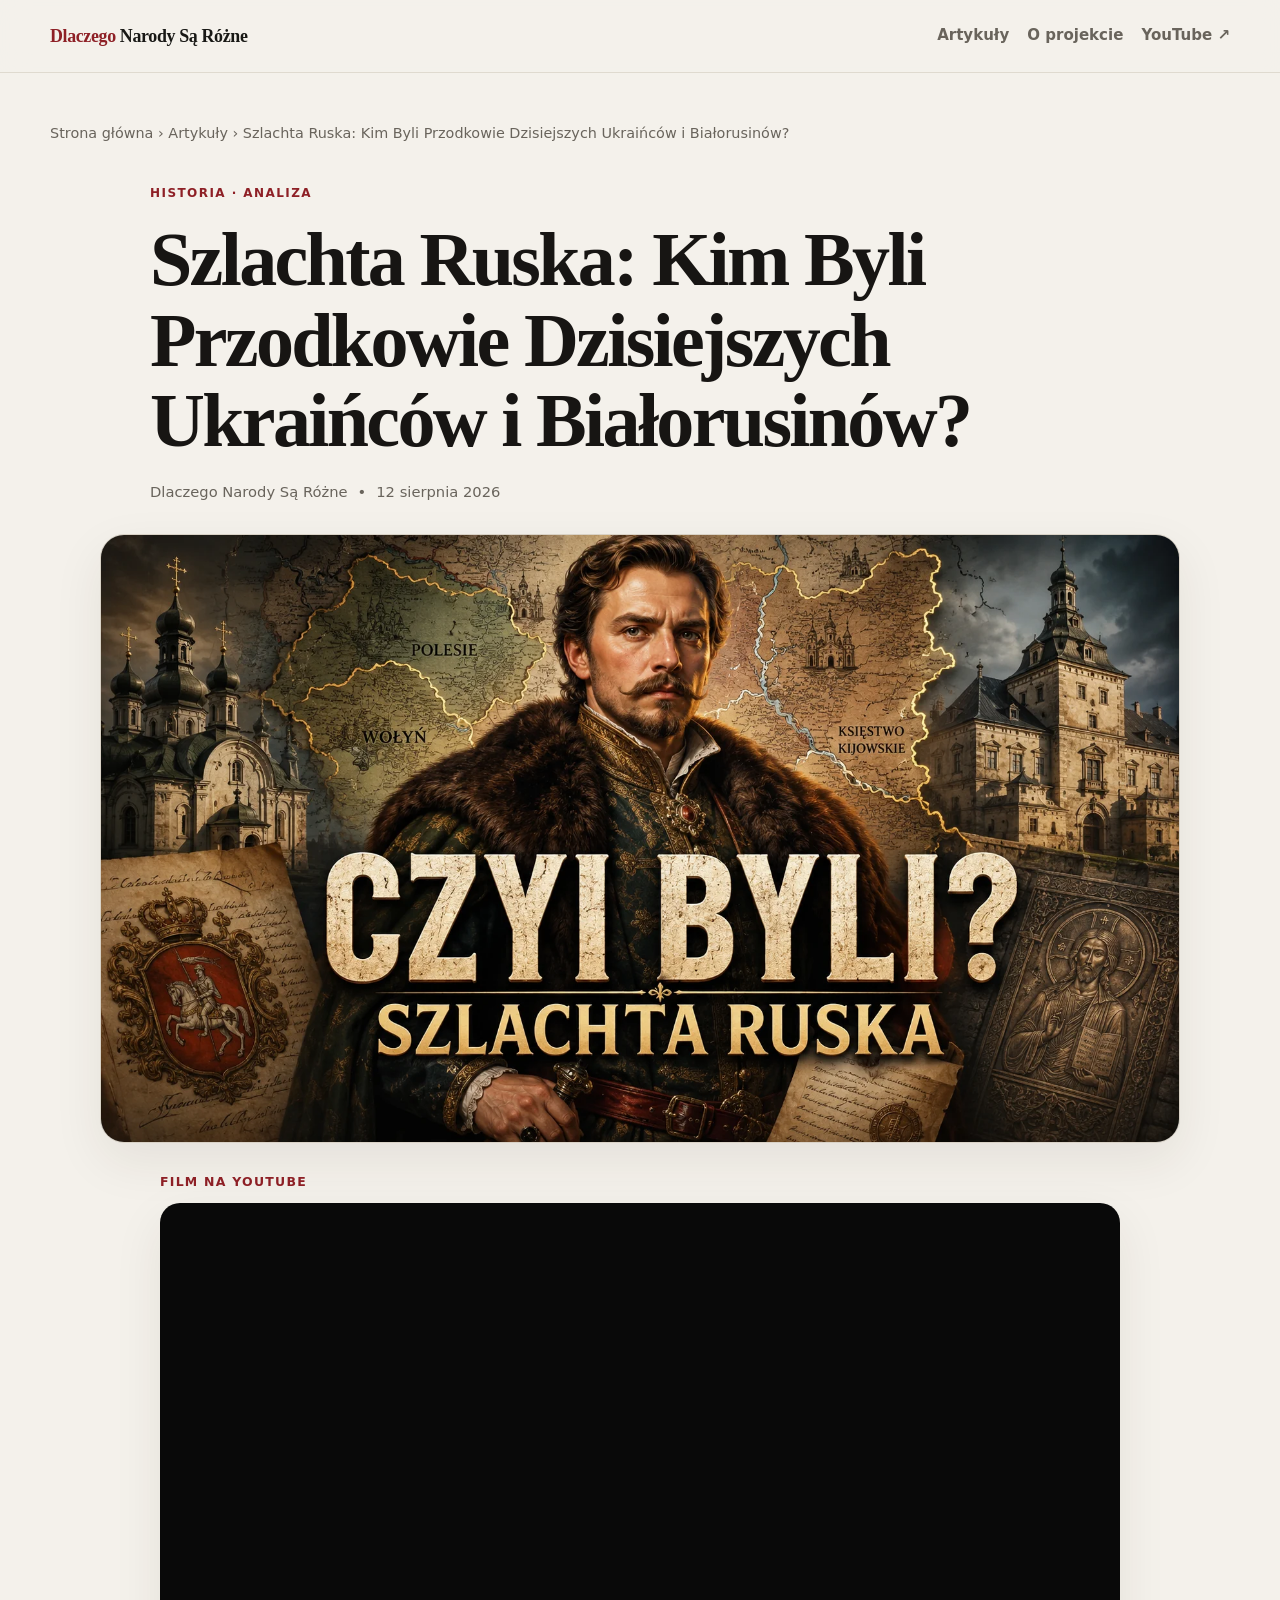
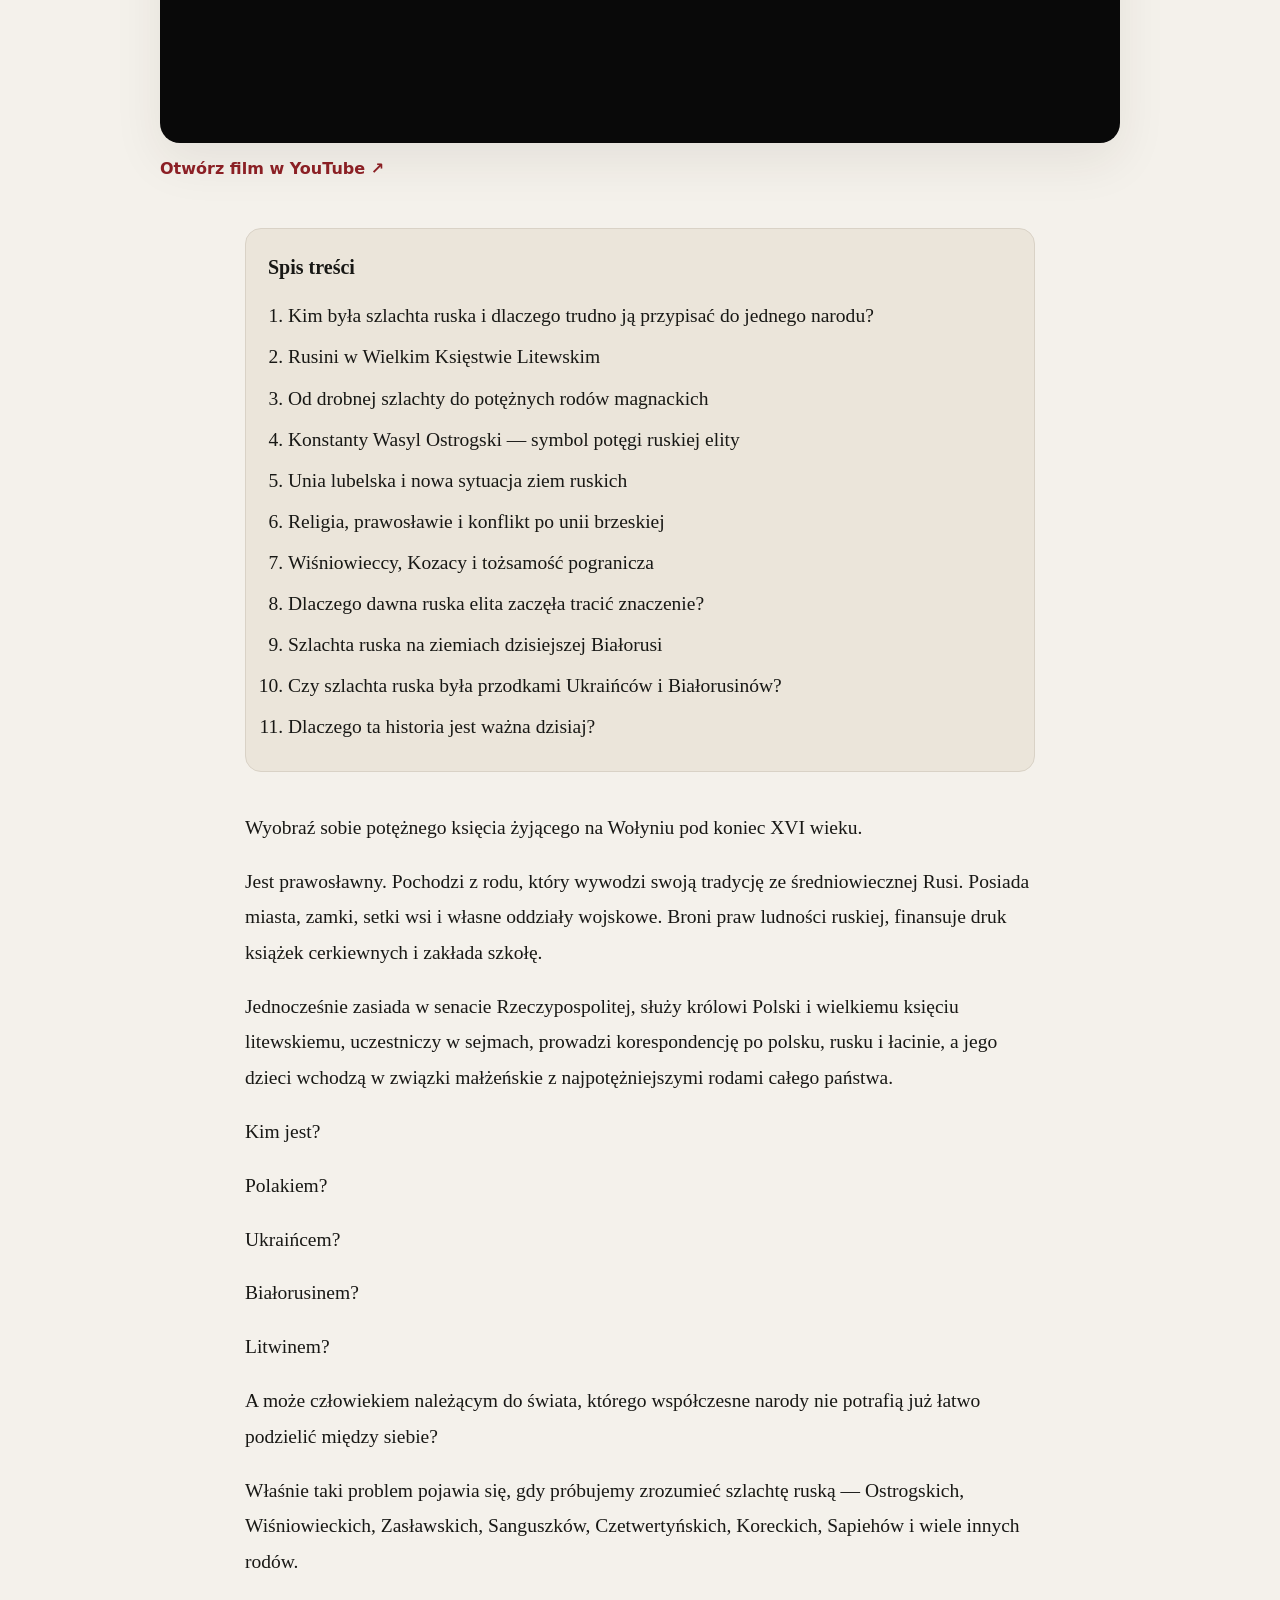
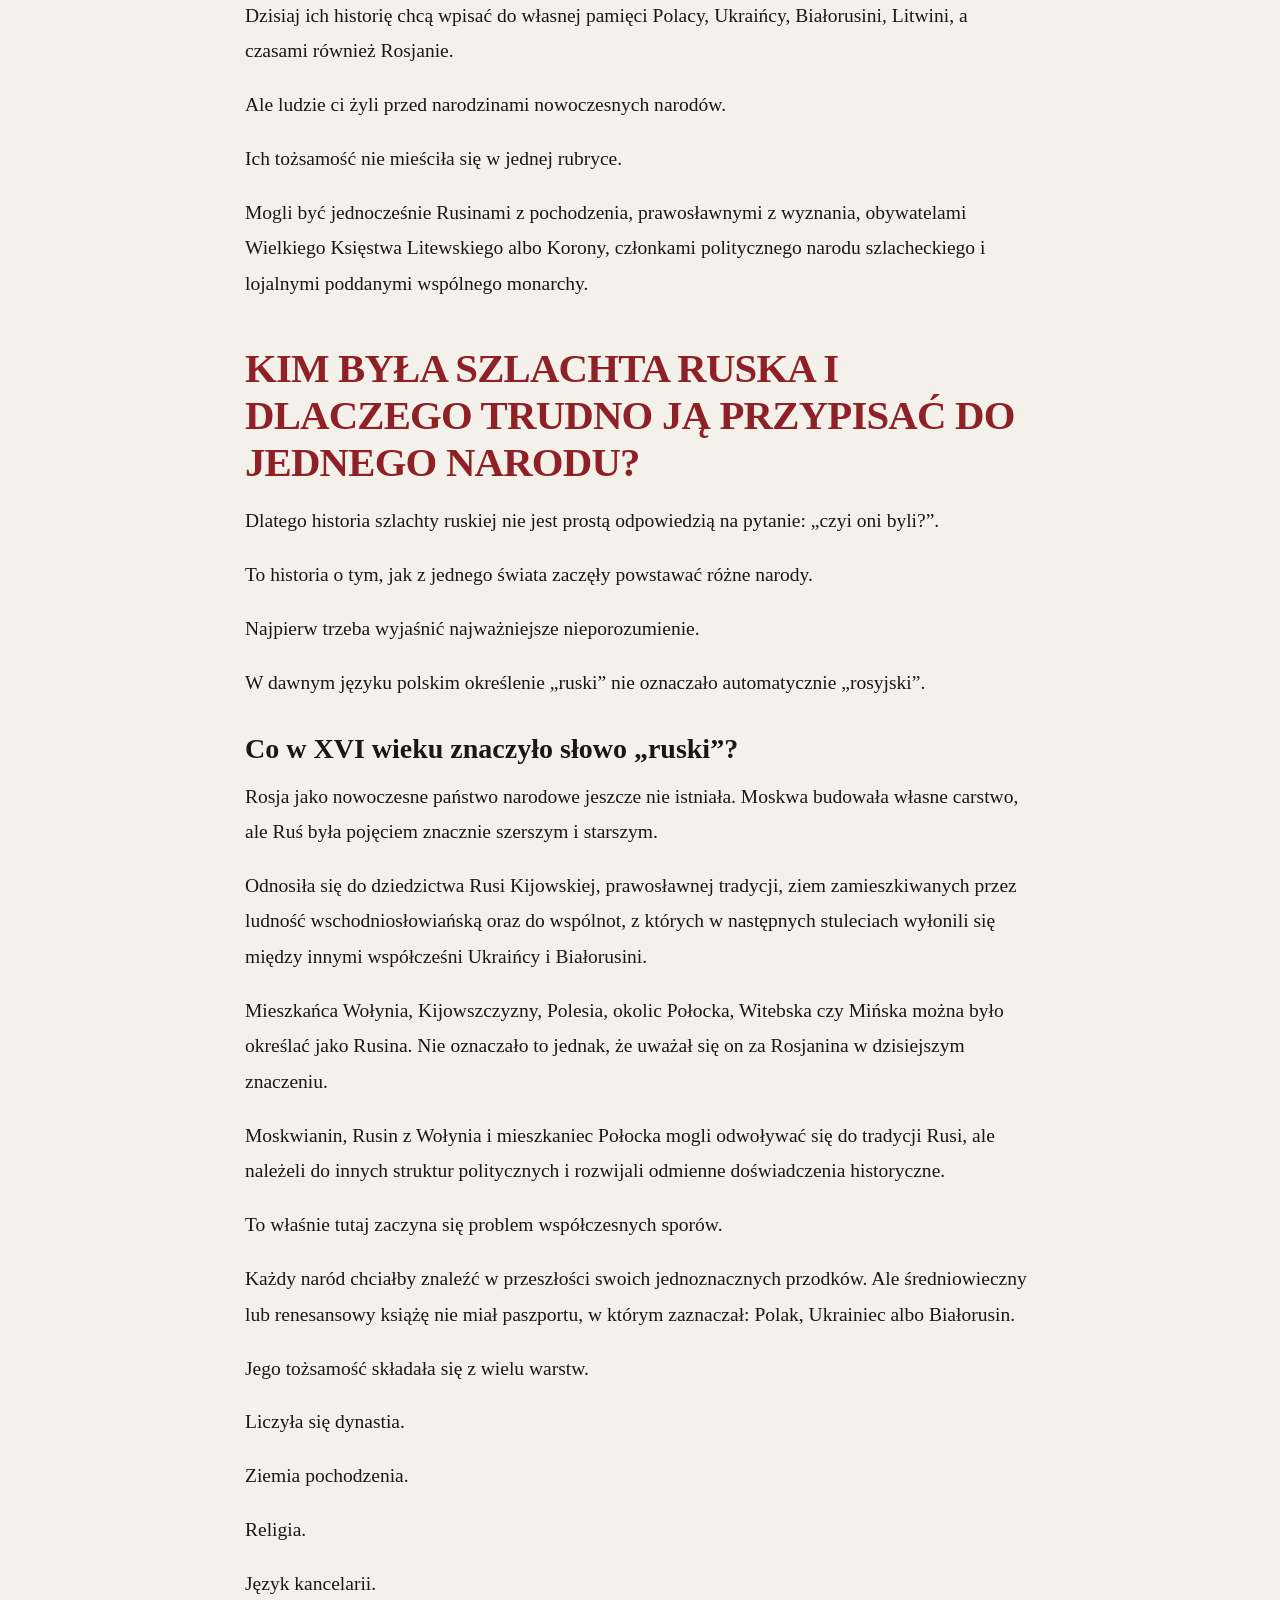
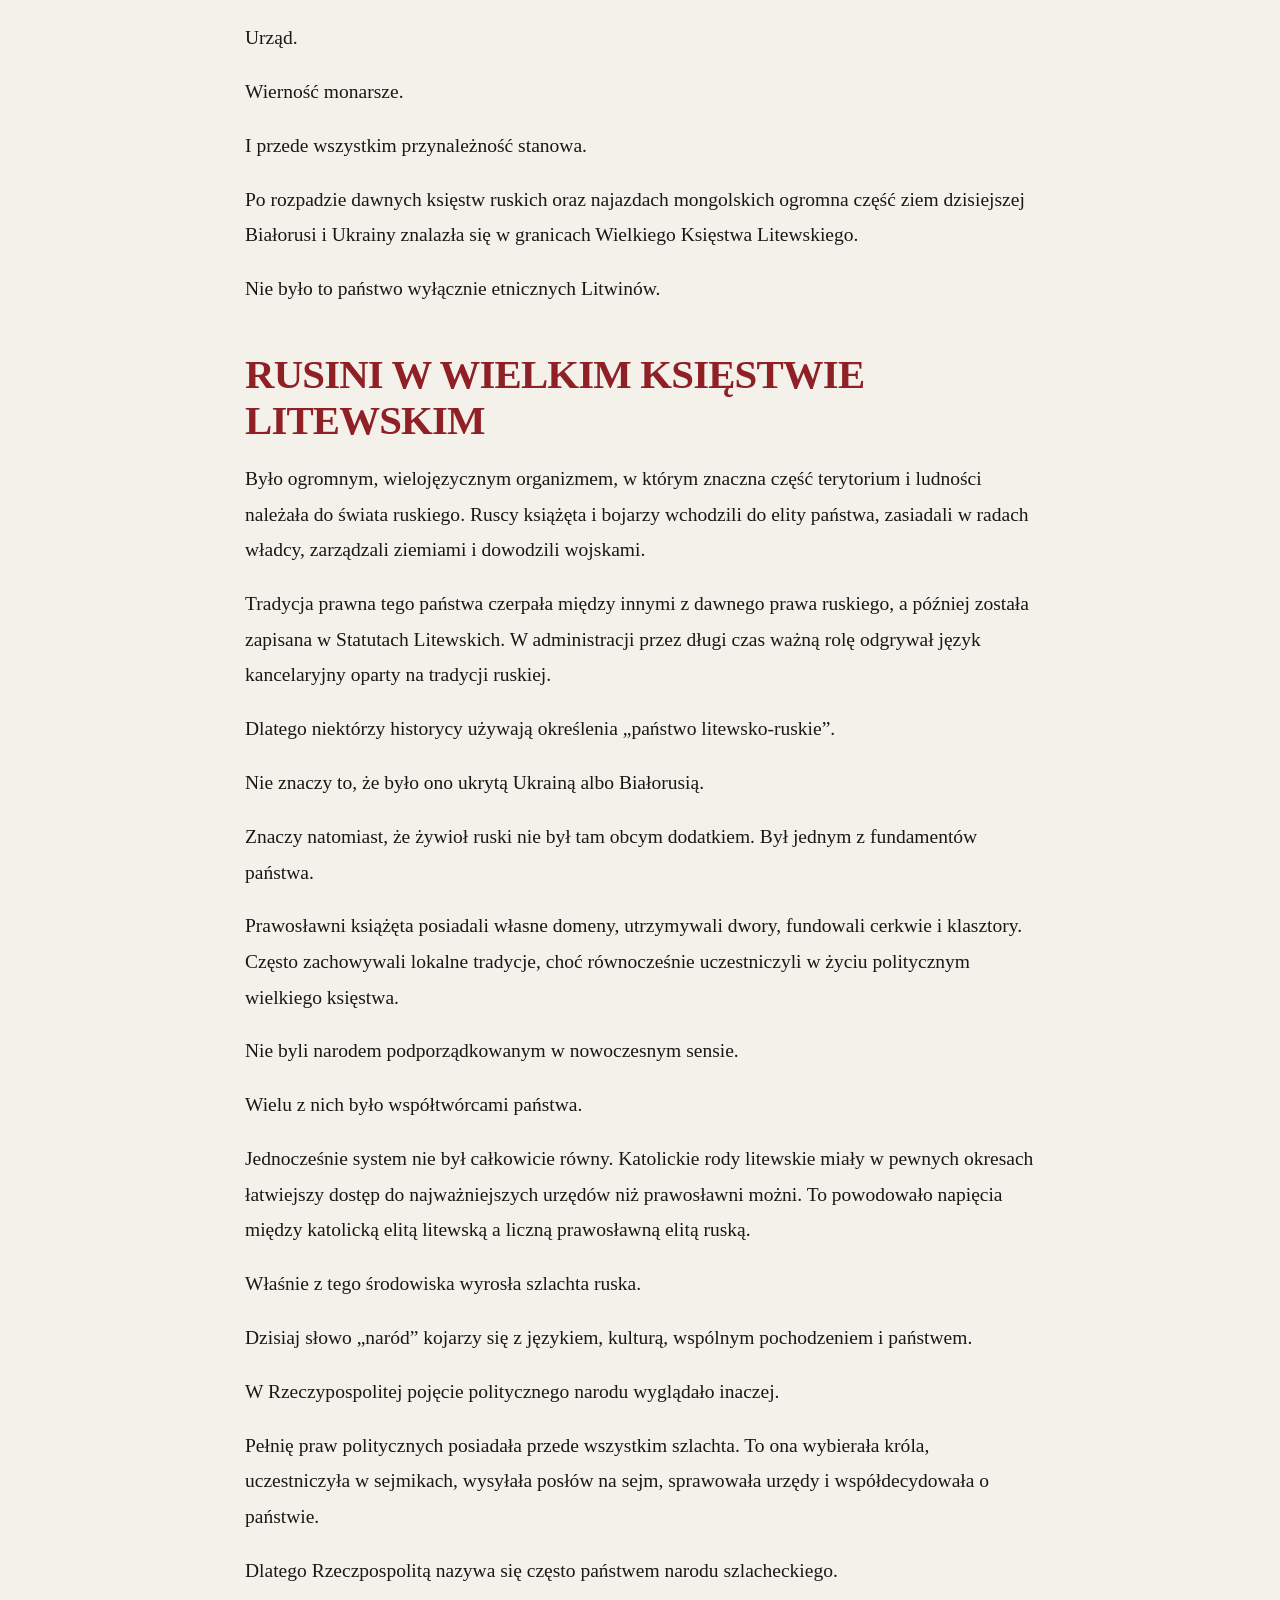
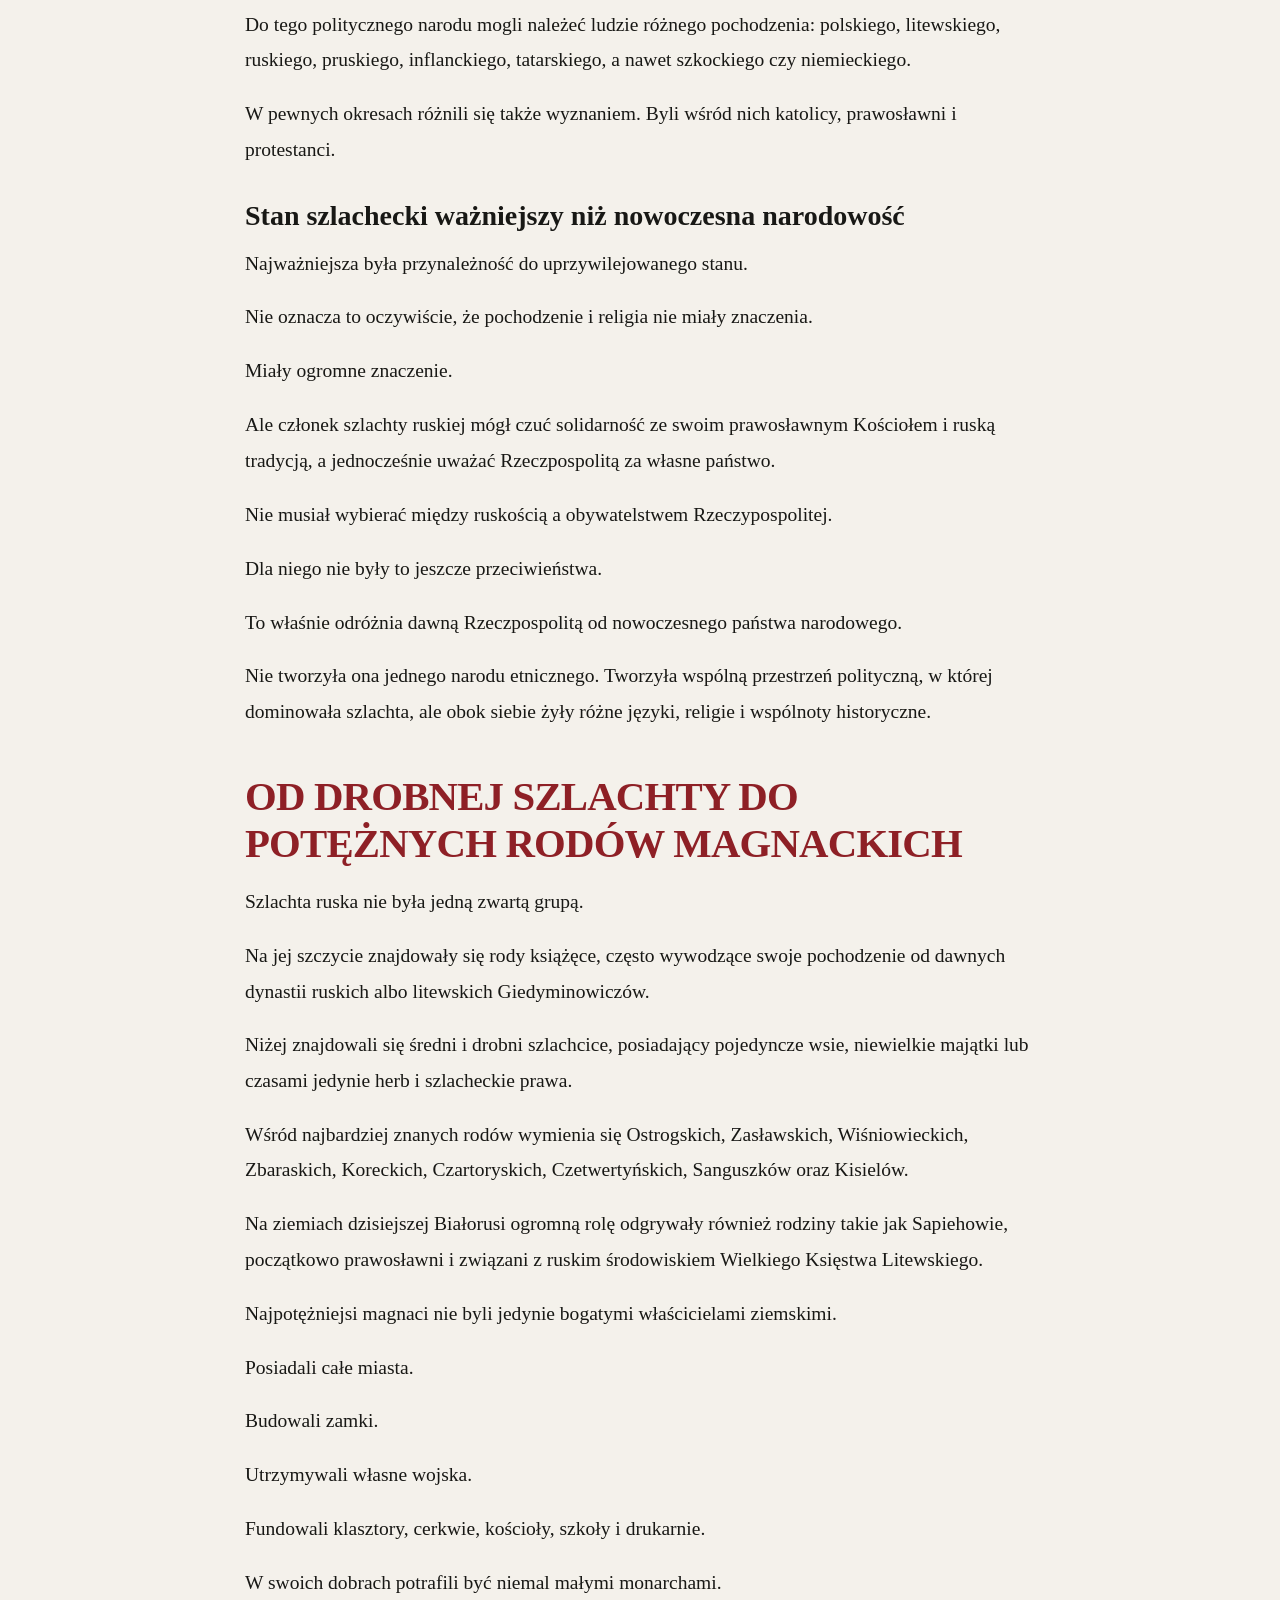
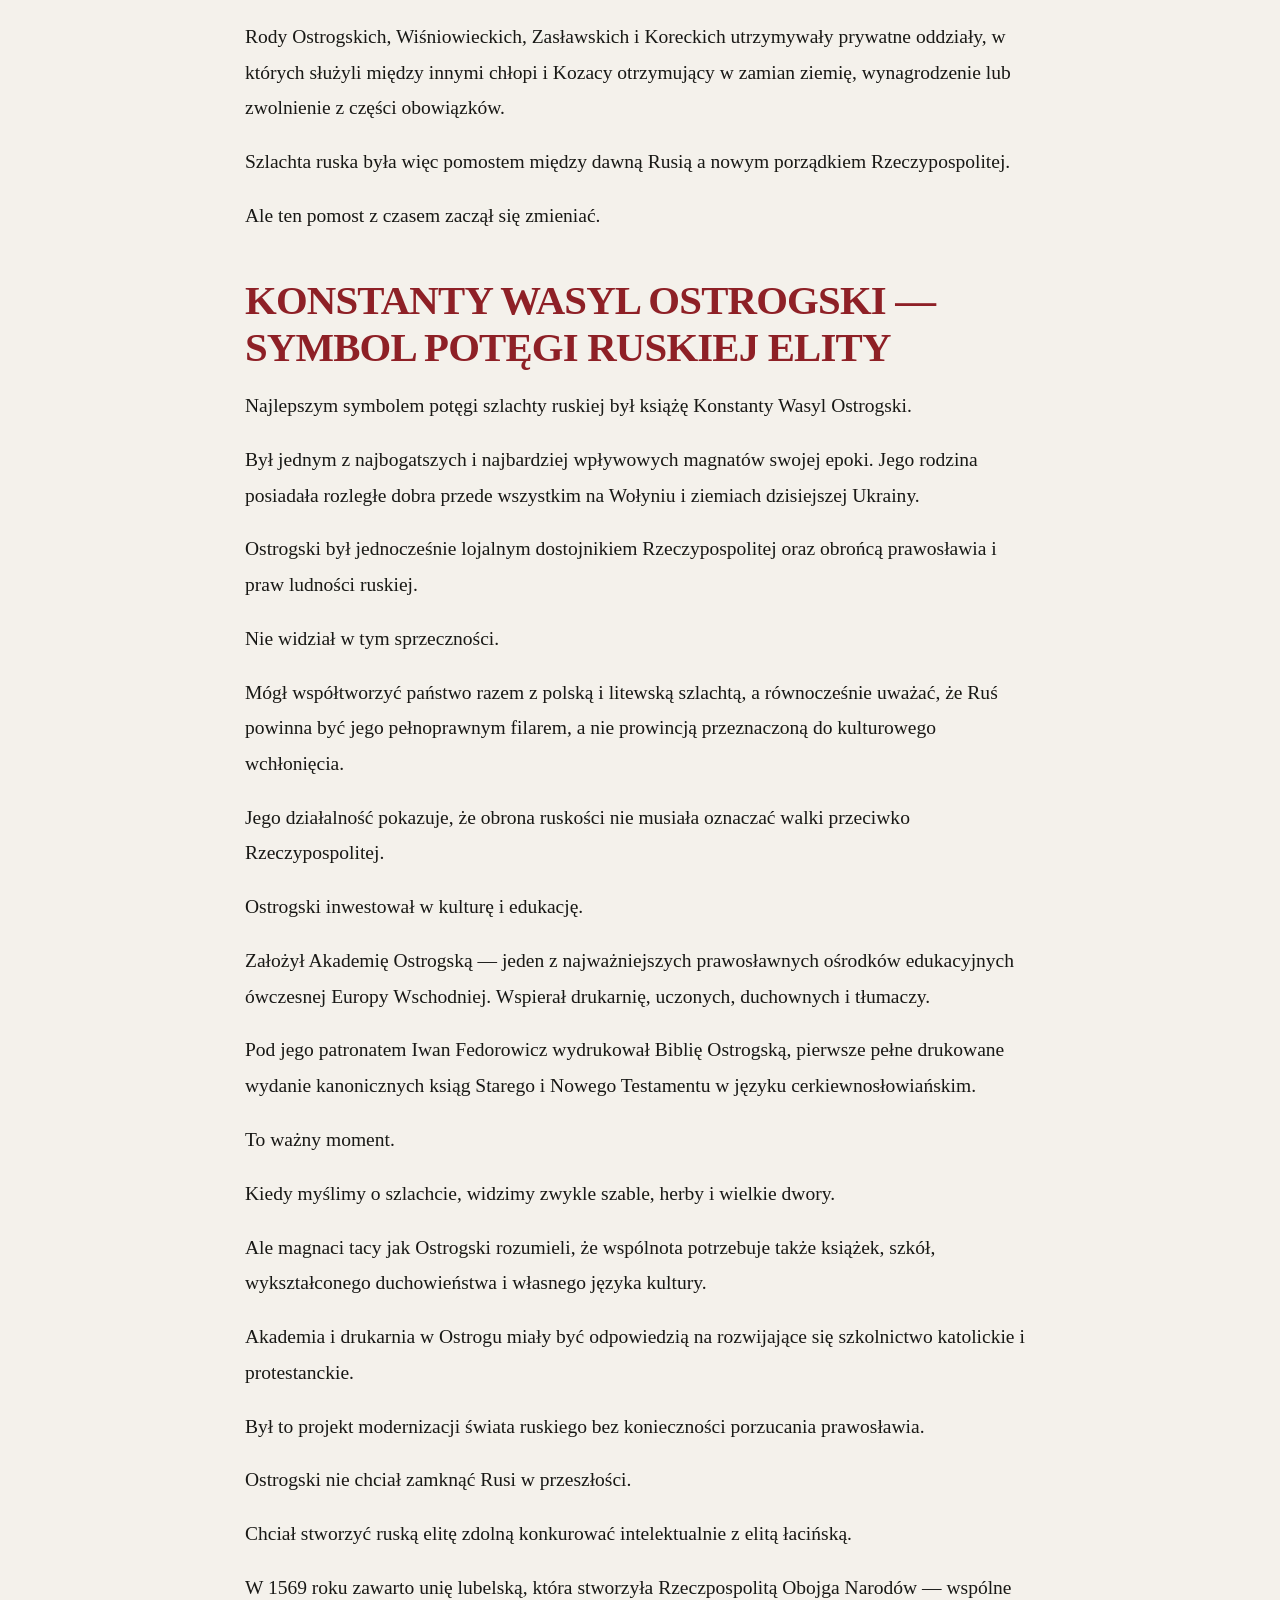
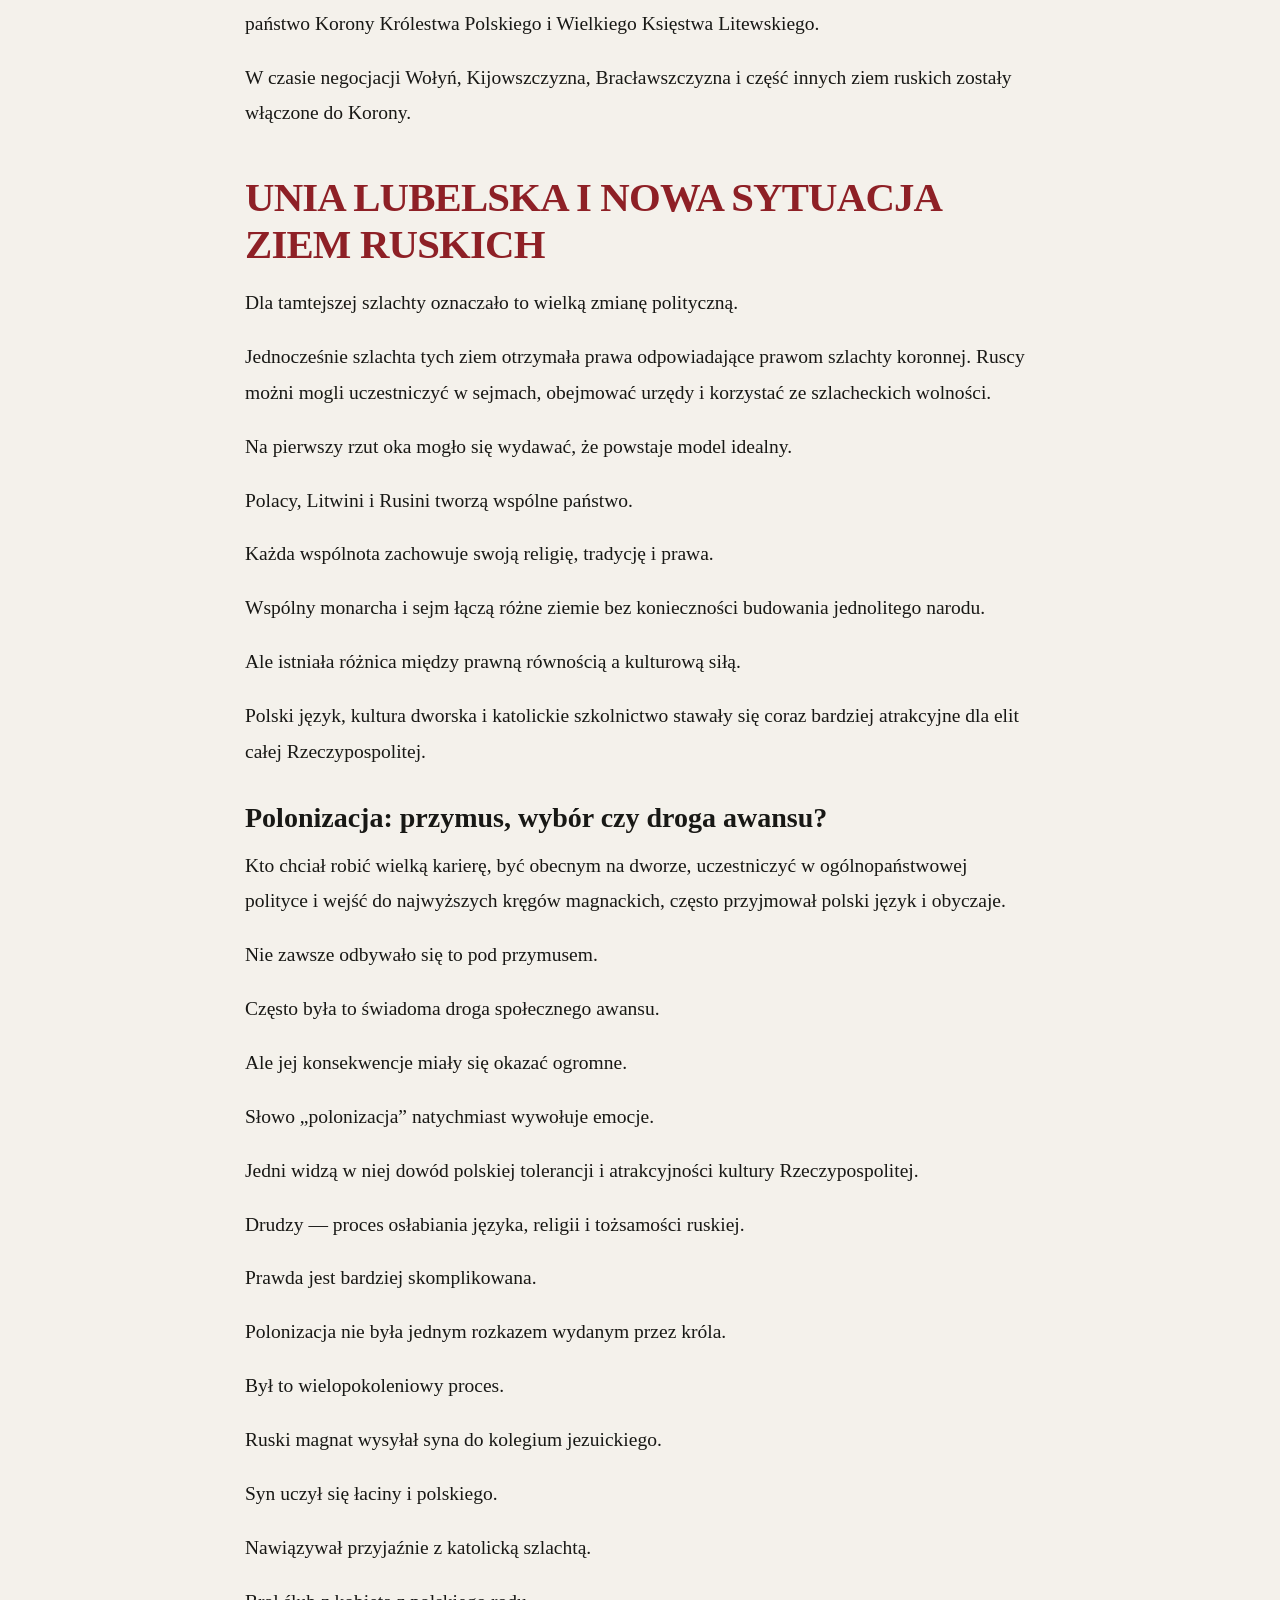
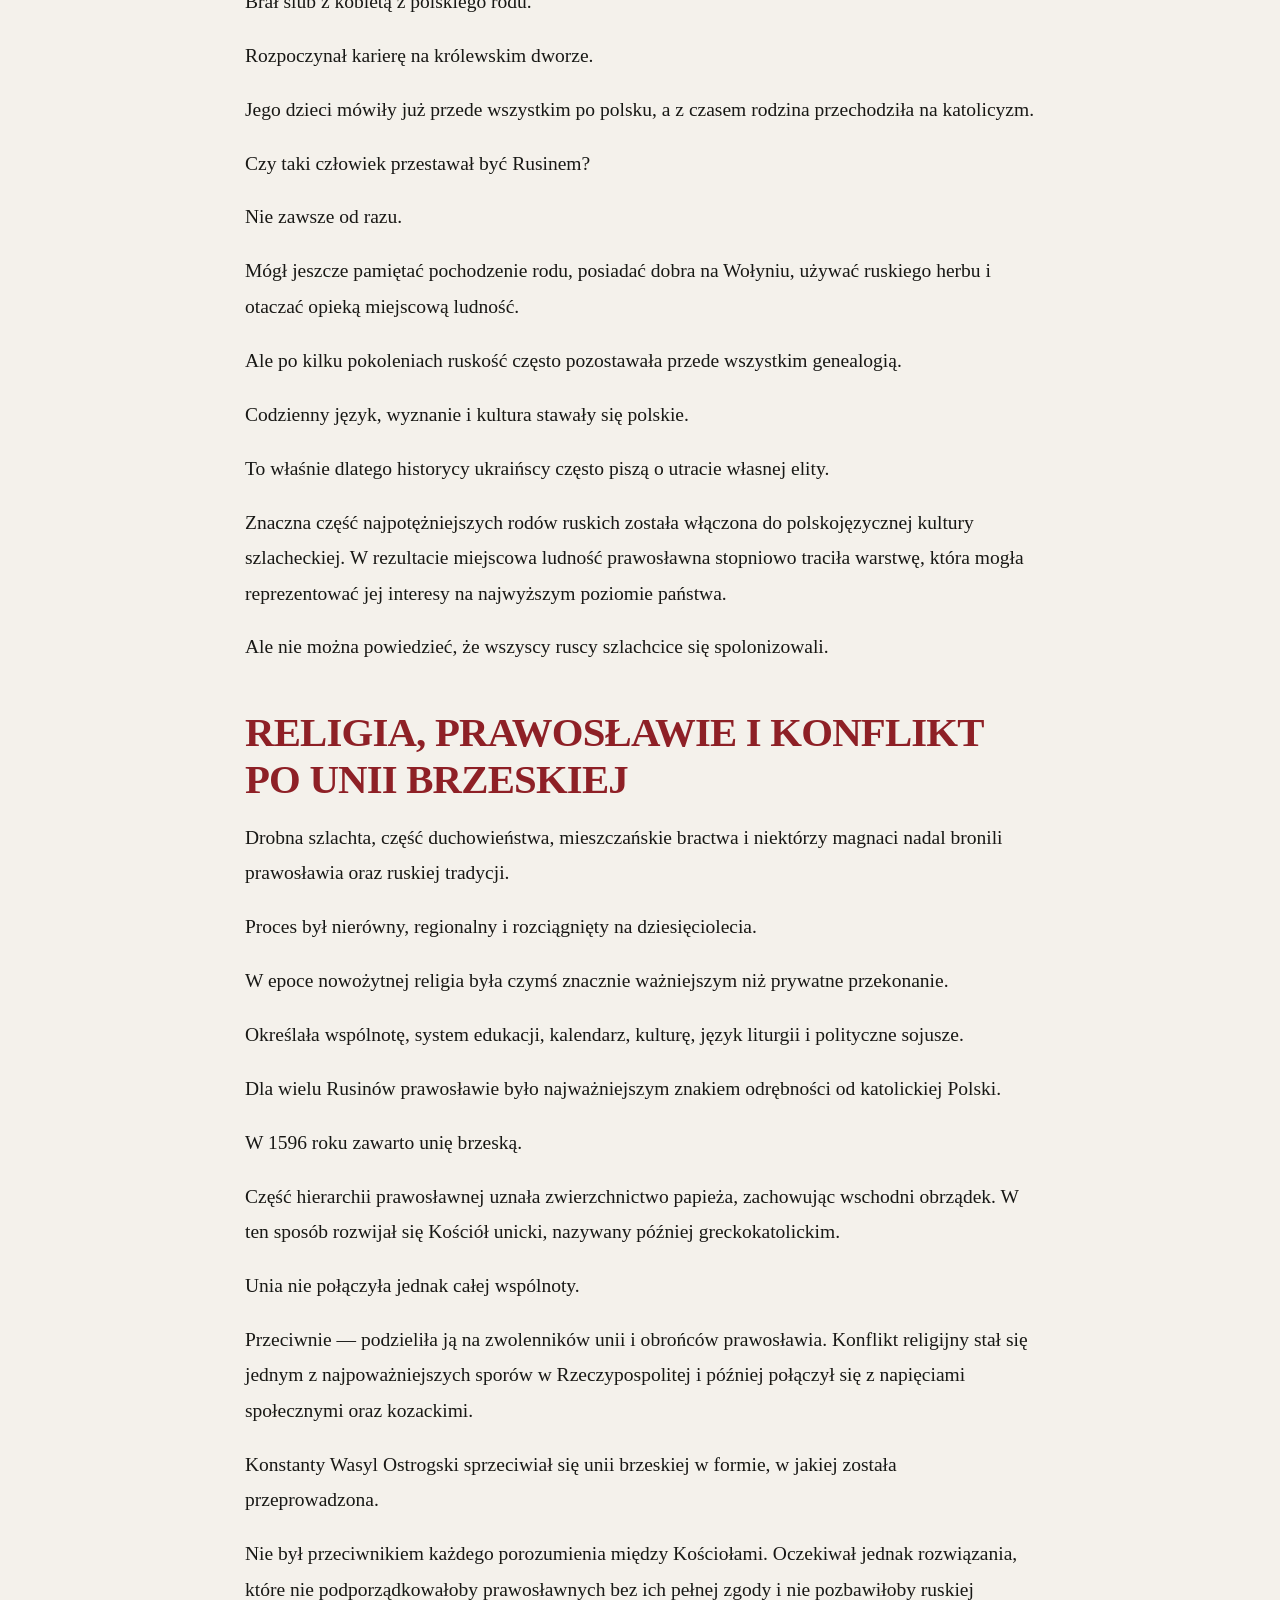
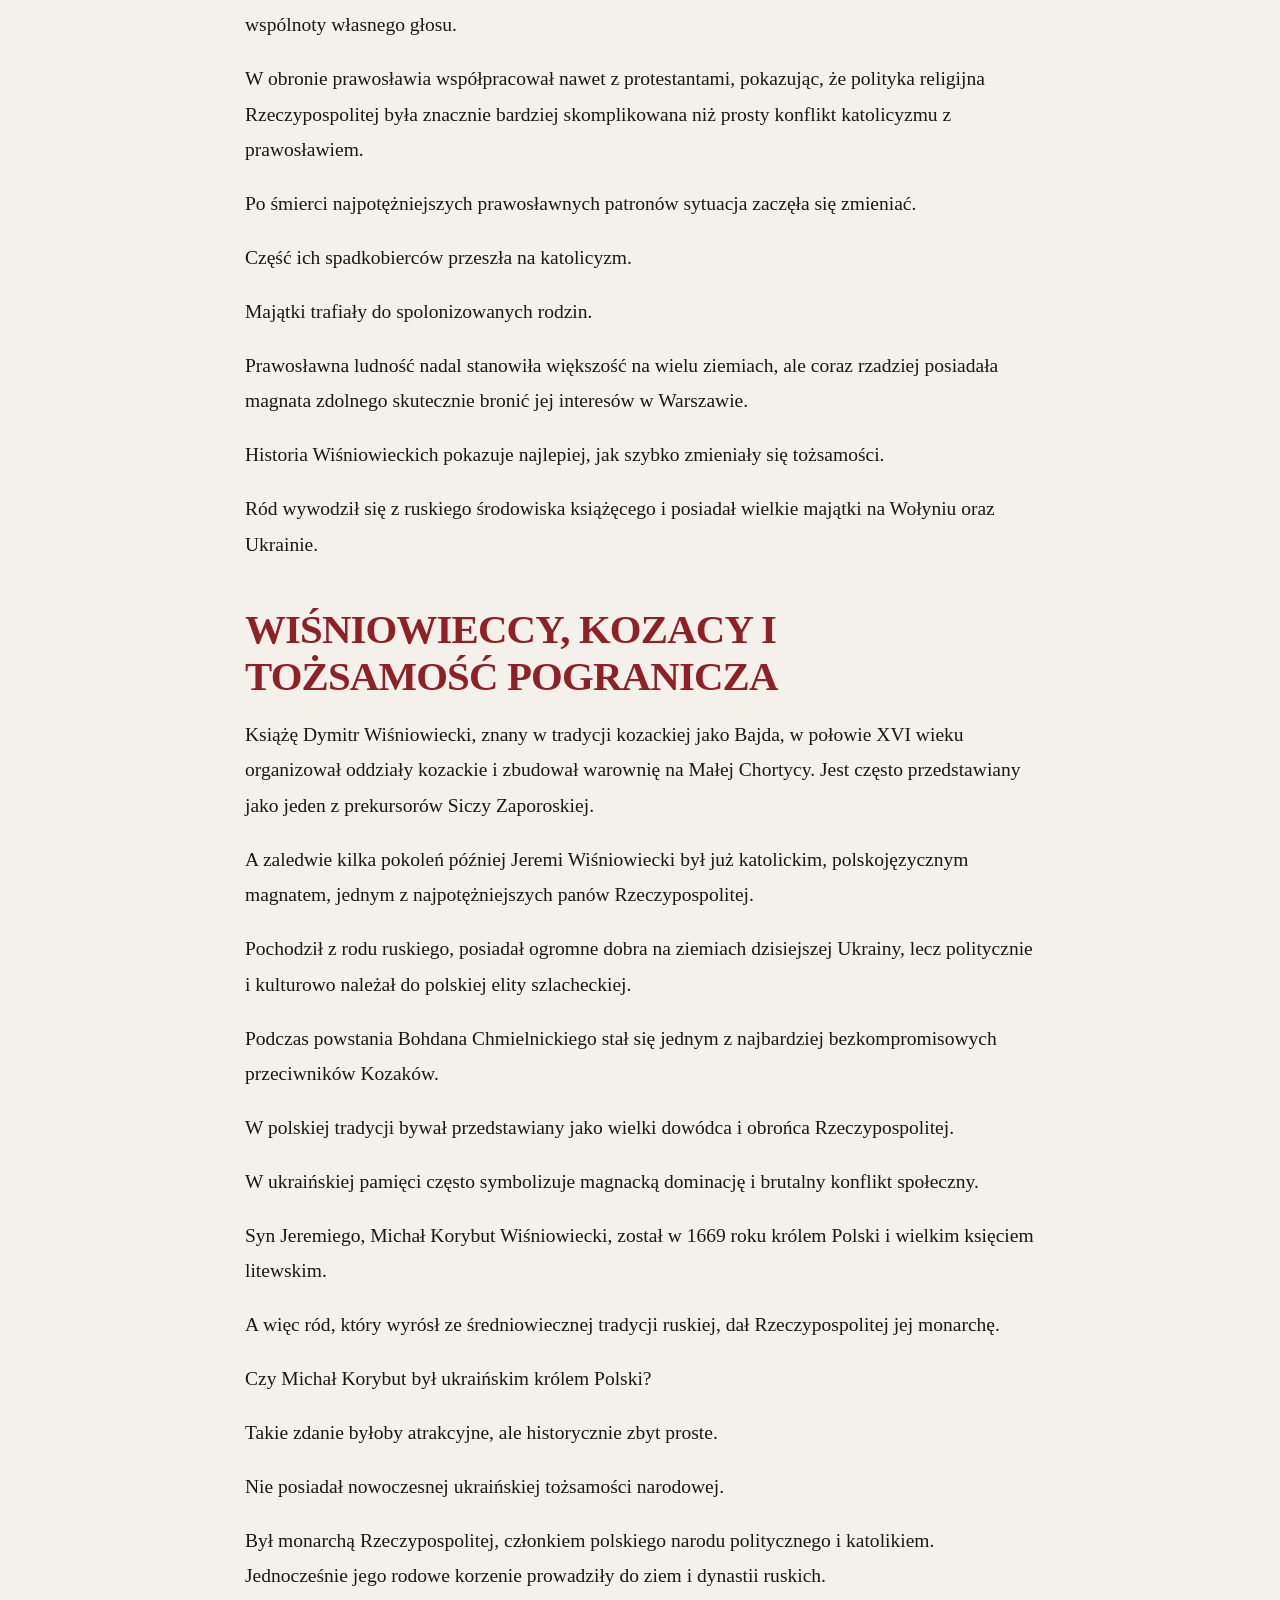
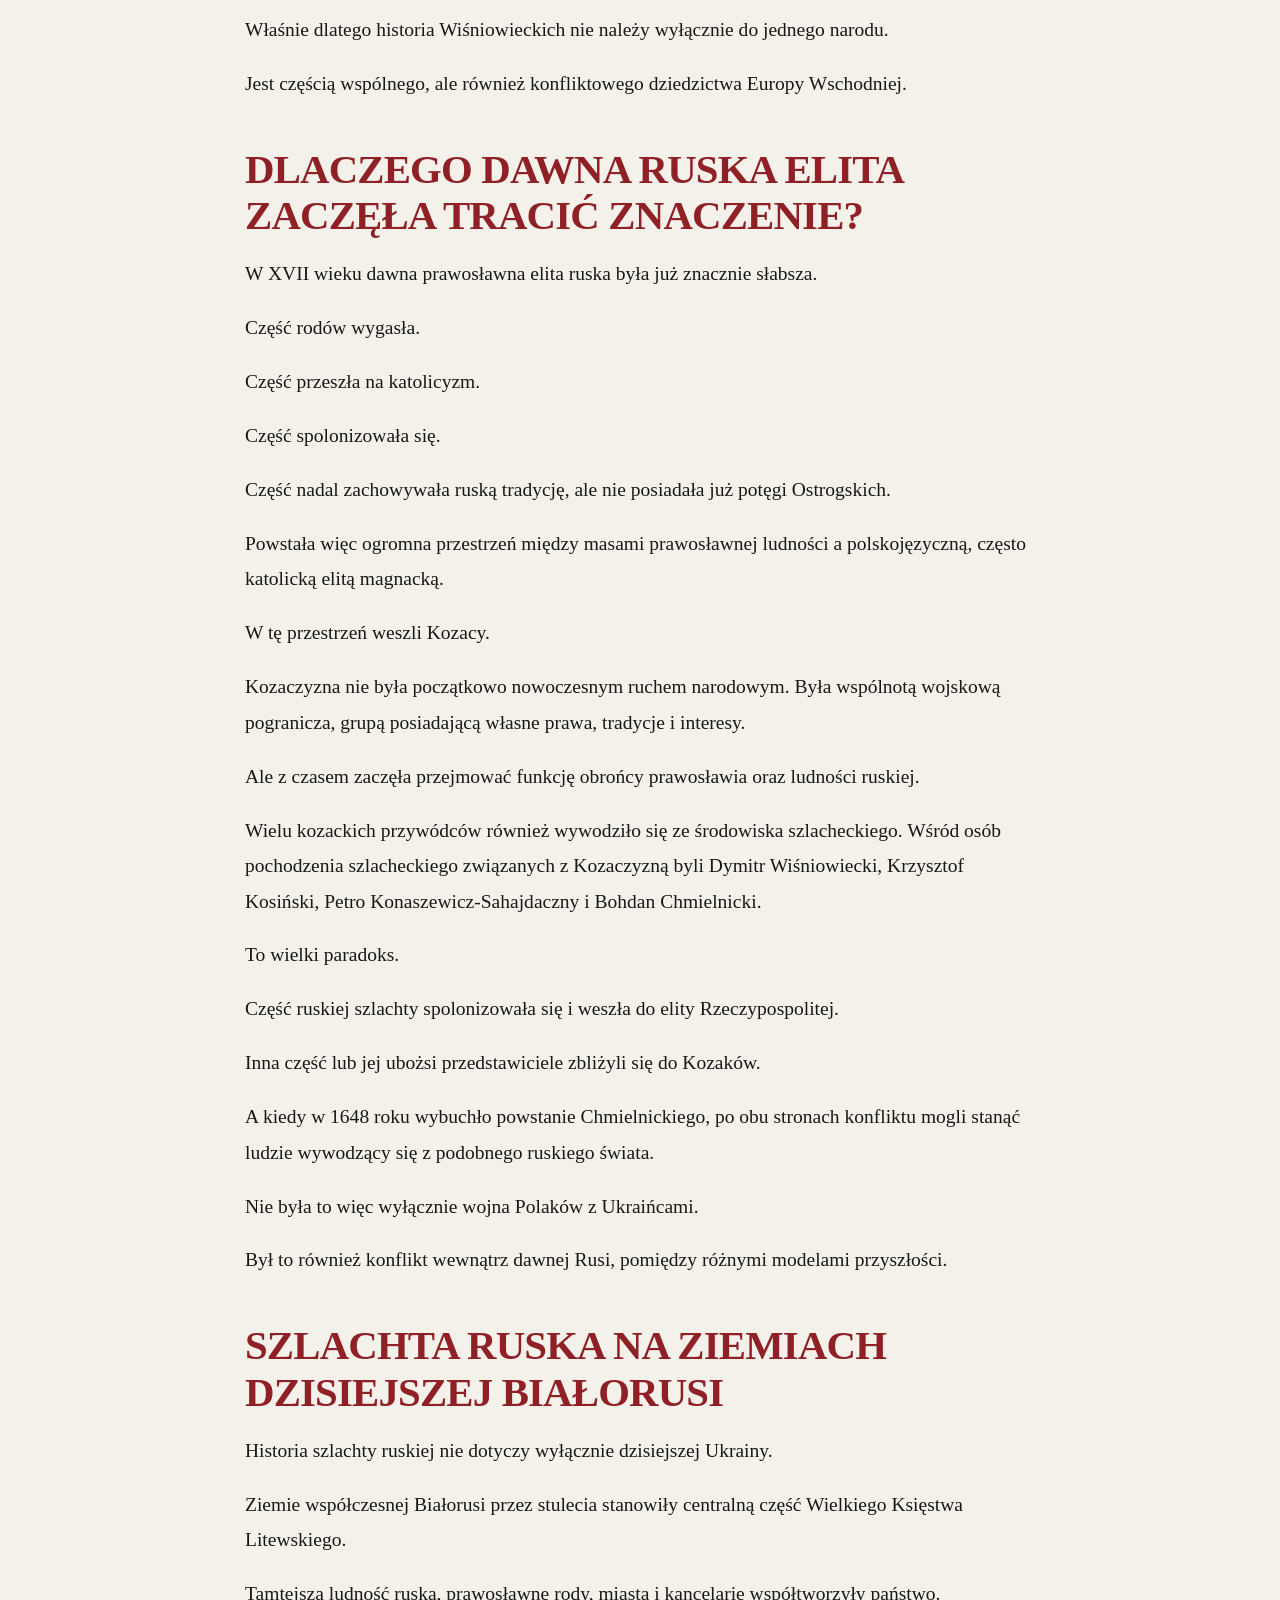
<file: szlachta-ruska.html>
<!doctype html><html lang="pl"><head><meta charset="utf-8">
<meta name="viewport" content="width=device-width,initial-scale=1">
<title>Szlachta Ruska: Kim Byli Przodkowie Dzisiejszych Ukraińców i Białorusinów? | Dlaczego Narody Są Różne</title>
<meta name="description" content="Czy szlachta ruska była polska, ukraińska, białoruska czy litewska? Historia ruskich książąt, magnatów i szlachty w Wielkim Księstwie Litewskim i Rzeczypospolitej.">
<meta name="robots" content="index,follow,max-image-preview:large">
<link rel="canonical" href="https://polgrad.vercel.app/szlachta-ruska">
<link rel="icon" href="/assets-favicon.svg" type="image/svg+xml">
<link rel="stylesheet" href="/assets-site.css">
<meta property="og:locale" content="pl_PL"><meta property="og:type" content="article"><meta property="og:site_name" content="Dlaczego Narody Są Różne">
<meta property="og:title" content="Szlachta Ruska: Kim Byli Przodkowie Dzisiejszych Ukraińców i Białorusinów?"><meta property="og:description" content="Czy szlachta ruska była polska, ukraińska, białoruska czy litewska? Historia ruskich książąt, magnatów i szlachty w Wielkim Księstwie Litewskim i Rzeczypospolitej."><meta property="og:url" content="https://polgrad.vercel.app/szlachta-ruska"><meta property="og:image" content="https://polgrad.vercel.app/assets-images-szlachta-ruska.webp">
<meta name="twitter:card" content="summary_large_image"><meta name="twitter:title" content="Szlachta Ruska: Kim Byli Przodkowie Dzisiejszych Ukraińców i Białorusinów?"><meta name="twitter:description" content="Czy szlachta ruska była polska, ukraińska, białoruska czy litewska? Historia ruskich książąt, magnatów i szlachty w Wielkim Księstwie Litewskim i Rzeczypospolitej."><meta name="twitter:image" content="https://polgrad.vercel.app/assets-images-szlachta-ruska.webp">
<meta property="article:published_time" content="2026-08-12"><meta property="article:modified_time" content="2026-08-12">
<script type="application/ld+json">{"@context":"https://schema.org","@graph":[{"@type":"BlogPosting","headline":"Szlachta Ruska: Kim Byli Przodkowie Dzisiejszych Ukraińców i Białorusinów?","description":"Czy szlachta ruska była polska, ukraińska, białoruska czy litewska? Historia ruskich książąt, magnatów i szlachty w Wielkim Księstwie Litewskim i Rzeczypospolitej.","image":["https://polgrad.vercel.app/assets-images-szlachta-ruska.webp"],"datePublished":"2026-08-12","dateModified":"2026-08-12","inLanguage":"pl-PL","keywords":"szlachta ruska, Rzeczpospolita, Wielkie Księstwo Litewskie, Ostrogscy, Wiśniowieccy, Ukraina, Białoruś","mainEntityOfPage":{"@type":"WebPage","@id":"https://polgrad.vercel.app/szlachta-ruska"},"author":{"@type":"Organization","name":"Dlaczego Narody Są Różne","url":"https://polgrad.vercel.app/"},"publisher":{"@type":"Organization","name":"Dlaczego Narody Są Różne","url":"https://polgrad.vercel.app/"},"url":"https://polgrad.vercel.app/szlachta-ruska"},{"@type":"BreadcrumbList","itemListElement":[{"@type":"ListItem","position":1,"name":"Strona główna","item":"https://polgrad.vercel.app/"},{"@type":"ListItem","position":2,"name":"Artykuły","item":"https://polgrad.vercel.app/#artykuly"},{"@type":"ListItem","position":3,"name":"Szlachta Ruska: Kim Byli Przodkowie Dzisiejszych Ukraińców i Białorusinów?","item":"https://polgrad.vercel.app/szlachta-ruska"}]}]}</script>
</head><body><a class="skip" href="#main">Przejdź do treści</a>
<header class="site-header"><div class="wrap header-inner"><a class="brand" href="/"><span>Dlaczego</span> Narody Są Różne</a><nav class="nav" aria-label="Główna nawigacja"><a href="/#artykuly">Artykuły</a><a href="/#o-projekcie">O projekcie</a><a href="https://www.youtube.com/channel/UCNSJ1tOxxAgbEjmFRdMLGkQ" target="_blank" rel="noopener external">YouTube ↗</a></nav></div></header>
<main id="main" class="article-shell"><div class="wrap"><nav class="breadcrumbs" aria-label="Okruszki"><a href="/">Strona główna</a> <span>›</span> <a href="/#artykuly">Artykuły</a> <span>›</span> <span>Szlachta Ruska: Kim Byli Przodkowie Dzisiejszych Ukraińców i Białorusinów?</span></nav></div>
<header class="article-head wrap"><div class="eyebrow">Historia · analiza</div><h1>Szlachta Ruska: Kim Byli Przodkowie Dzisiejszych Ukraińców i Białorusinów?</h1><div class="article-meta"><span>Dlaczego Narody Są Różne</span><span>•</span><time datetime="2026-08-12">12 sierpnia 2026</time></div></header>
<figure class="hero-image"><picture><source srcset="/assets-images-szlachta-ruska-960.webp 960w, /assets-images-szlachta-ruska.webp 1672w" type="image/webp"><img src="/assets-images-szlachta-ruska.webp" alt="Miniatura filmu: Szlachta Ruska: Kim Byli Przodkowie Dzisiejszych Ukraińców i Białorusinów?" width="1672" height="941" fetchpriority="high" decoding="async"></picture></figure>
<section class="video-block" aria-label="Film powiązany z artykułem"><div class="video-label">Film na YouTube</div><div class="video-frame"><iframe src="https://www.youtube-nocookie.com/embed/PWm-AUm84aE?rel=0" title="Szlachta Ruska: Kim Byli Przodkowie Dzisiejszych Ukraińców i Białorusinów?" loading="lazy" allow="accelerometer; autoplay; clipboard-write; encrypted-media; gyroscope; picture-in-picture; web-share" referrerpolicy="strict-origin-when-cross-origin" allowfullscreen></iframe></div><a class="youtube-link" href="https://www.youtube.com/watch?v=PWm-AUm84aE" target="_blank" rel="noopener external">Otwórz film w YouTube ↗</a></section>
<article class="article-content"><nav class="toc" aria-label="Spis treści"><strong>Spis treści</strong><ol><li><a href="#kim-byla-szlachta-ruska-i-dlaczego-trudno-ja-przypisac-do-jednego-narodu">Kim była szlachta ruska i dlaczego trudno ją przypisać do jednego narodu?</a></li><li><a href="#rusini-w-wielkim-ksiestwie-litewskim">Rusini w Wielkim Księstwie Litewskim</a></li><li><a href="#od-drobnej-szlachty-do-poteznych-rodow-magnackich">Od drobnej szlachty do potężnych rodów magnackich</a></li><li><a href="#konstanty-wasyl-ostrogski-symbol-potegi-ruskiej-elity">Konstanty Wasyl Ostrogski — symbol potęgi ruskiej elity</a></li><li><a href="#unia-lubelska-i-nowa-sytuacja-ziem-ruskich">Unia lubelska i nowa sytuacja ziem ruskich</a></li><li><a href="#religia-prawoslawie-i-konflikt-po-unii-brzeskiej">Religia, prawosławie i konflikt po unii brzeskiej</a></li><li><a href="#wisniowieccy-kozacy-i-tozsamosc-pogranicza">Wiśniowieccy, Kozacy i tożsamość pogranicza</a></li><li><a href="#dlaczego-dawna-ruska-elita-zaczela-tracic-znaczenie">Dlaczego dawna ruska elita zaczęła tracić znaczenie?</a></li><li><a href="#szlachta-ruska-na-ziemiach-dzisiejszej-bialorusi">Szlachta ruska na ziemiach dzisiejszej Białorusi</a></li><li><a href="#czy-szlachta-ruska-byla-przodkami-ukraincow-i-bialorusinow">Czy szlachta ruska była przodkami Ukraińców i Białorusinów?</a></li><li><a href="#dlaczego-ta-historia-jest-wazna-dzisiaj">Dlaczego ta historia jest ważna dzisiaj?</a></li></ol></nav><p>Wyobraź sobie potężnego księcia żyjącego na Wołyniu pod koniec XVI wieku.</p><p>Jest prawosławny. Pochodzi z rodu, który wywodzi swoją tradycję ze średniowiecznej Rusi. Posiada miasta, zamki, setki wsi i własne oddziały wojskowe. Broni praw ludności ruskiej, finansuje druk książek cerkiewnych i zakłada szkołę.</p><p>Jednocześnie zasiada w senacie Rzeczypospolitej, służy królowi Polski i wielkiemu księciu litewskiemu, uczestniczy w sejmach, prowadzi korespondencję po polsku, rusku i łacinie, a jego dzieci wchodzą w związki małżeńskie z najpotężniejszymi rodami całego państwa.</p><p>Kim jest?</p><p>Polakiem?</p><p>Ukraińcem?</p><p>Białorusinem?</p><p>Litwinem?</p><p>A może człowiekiem należącym do świata, którego współczesne narody nie potrafią już łatwo podzielić między siebie?</p><p>Właśnie taki problem pojawia się, gdy próbujemy zrozumieć szlachtę ruską — Ostrogskich, Wiśniowieckich, Zasławskich, Sanguszków, Czetwertyńskich, Koreckich, Sapiehów i wiele innych rodów.</p><p>Dzisiaj ich historię chcą wpisać do własnej pamięci Polacy, Ukraińcy, Białorusini, Litwini, a czasami również Rosjanie.</p><p>Ale ludzie ci żyli przed narodzinami nowoczesnych narodów.</p><p>Ich tożsamość nie mieściła się w jednej rubryce.</p><p>Mogli być jednocześnie Rusinami z pochodzenia, prawosławnymi z wyznania, obywatelami Wielkiego Księstwa Litewskiego albo Korony, członkami politycznego narodu szlacheckiego i lojalnymi poddanymi wspólnego monarchy.</p><h2 id="kim-byla-szlachta-ruska-i-dlaczego-trudno-ja-przypisac-do-jednego-narodu">Kim była szlachta ruska i dlaczego trudno ją przypisać do jednego narodu?</h2><p>Dlatego historia szlachty ruskiej nie jest prostą odpowiedzią na pytanie: „czyi oni byli?”.</p><p>To historia o tym, jak z jednego świata zaczęły powstawać różne narody.</p><p>Najpierw trzeba wyjaśnić najważniejsze nieporozumienie.</p><p>W dawnym języku polskim określenie „ruski” nie oznaczało automatycznie „rosyjski”.</p><h3 id="co-w-xvi-wieku-znaczylo-slowo-ruski">Co w XVI wieku znaczyło słowo „ruski”?</h3><p>Rosja jako nowoczesne państwo narodowe jeszcze nie istniała. Moskwa budowała własne carstwo, ale Ruś była pojęciem znacznie szerszym i starszym.</p><p>Odnosiła się do dziedzictwa Rusi Kijowskiej, prawosławnej tradycji, ziem zamieszkiwanych przez ludność wschodniosłowiańską oraz do wspólnot, z których w następnych stuleciach wyłonili się między innymi współcześni Ukraińcy i Białorusini.</p><p>Mieszkańca Wołynia, Kijowszczyzny, Polesia, okolic Połocka, Witebska czy Mińska można było określać jako Rusina. Nie oznaczało to jednak, że uważał się on za Rosjanina w dzisiejszym znaczeniu.</p><p>Moskwianin, Rusin z Wołynia i mieszkaniec Połocka mogli odwoływać się do tradycji Rusi, ale należeli do innych struktur politycznych i rozwijali odmienne doświadczenia historyczne.</p><p>To właśnie tutaj zaczyna się problem współczesnych sporów.</p><p>Każdy naród chciałby znaleźć w przeszłości swoich jednoznacznych przodków. Ale średniowieczny lub renesansowy książę nie miał paszportu, w którym zaznaczał: Polak, Ukrainiec albo Białorusin.</p><p>Jego tożsamość składała się z wielu warstw.</p><p>Liczyła się dynastia.</p><p>Ziemia pochodzenia.</p><p>Religia.</p><p>Język kancelarii.</p><p>Urząd.</p><p>Wierność monarsze.</p><p>I przede wszystkim przynależność stanowa.</p><p>Po rozpadzie dawnych księstw ruskich oraz najazdach mongolskich ogromna część ziem dzisiejszej Białorusi i Ukrainy znalazła się w granicach Wielkiego Księstwa Litewskiego.</p><p>Nie było to państwo wyłącznie etnicznych Litwinów.</p><h2 id="rusini-w-wielkim-ksiestwie-litewskim">Rusini w Wielkim Księstwie Litewskim</h2><p>Było ogromnym, wielojęzycznym organizmem, w którym znaczna część terytorium i ludności należała do świata ruskiego. Ruscy książęta i bojarzy wchodzili do elity państwa, zasiadali w radach władcy, zarządzali ziemiami i dowodzili wojskami.</p><p>Tradycja prawna tego państwa czerpała między innymi z dawnego prawa ruskiego, a później została zapisana w Statutach Litewskich. W administracji przez długi czas ważną rolę odgrywał język kancelaryjny oparty na tradycji ruskiej.</p><p>Dlatego niektórzy historycy używają określenia „państwo litewsko-ruskie”.</p><p>Nie znaczy to, że było ono ukrytą Ukrainą albo Białorusią.</p><p>Znaczy natomiast, że żywioł ruski nie był tam obcym dodatkiem. Był jednym z fundamentów państwa.</p><p>Prawosławni książęta posiadali własne domeny, utrzymywali dwory, fundowali cerkwie i klasztory. Często zachowywali lokalne tradycje, choć równocześnie uczestniczyli w życiu politycznym wielkiego księstwa.</p><p>Nie byli narodem podporządkowanym w nowoczesnym sensie.</p><p>Wielu z nich było współtwórcami państwa.</p><p>Jednocześnie system nie był całkowicie równy. Katolickie rody litewskie miały w pewnych okresach łatwiejszy dostęp do najważniejszych urzędów niż prawosławni możni. To powodowało napięcia między katolicką elitą litewską a liczną prawosławną elitą ruską.</p><p>Właśnie z tego środowiska wyrosła szlachta ruska.</p><p>Dzisiaj słowo „naród” kojarzy się z językiem, kulturą, wspólnym pochodzeniem i państwem.</p><p>W Rzeczypospolitej pojęcie politycznego narodu wyglądało inaczej.</p><p>Pełnię praw politycznych posiadała przede wszystkim szlachta. To ona wybierała króla, uczestniczyła w sejmikach, wysyłała posłów na sejm, sprawowała urzędy i współdecydowała o państwie.</p><p>Dlatego Rzeczpospolitą nazywa się często państwem narodu szlacheckiego.</p><p>Do tego politycznego narodu mogli należeć ludzie różnego pochodzenia: polskiego, litewskiego, ruskiego, pruskiego, inflanckiego, tatarskiego, a nawet szkockiego czy niemieckiego.</p><p>W pewnych okresach różnili się także wyznaniem. Byli wśród nich katolicy, prawosławni i protestanci.</p><h3 id="stan-szlachecki-wazniejszy-niz-nowoczesna-narodowosc">Stan szlachecki ważniejszy niż nowoczesna narodowość</h3><p>Najważniejsza była przynależność do uprzywilejowanego stanu.</p><p>Nie oznacza to oczywiście, że pochodzenie i religia nie miały znaczenia.</p><p>Miały ogromne znaczenie.</p><p>Ale członek szlachty ruskiej mógł czuć solidarność ze swoim prawosławnym Kościołem i ruską tradycją, a jednocześnie uważać Rzeczpospolitą za własne państwo.</p><p>Nie musiał wybierać między ruskością a obywatelstwem Rzeczypospolitej.</p><p>Dla niego nie były to jeszcze przeciwieństwa.</p><p>To właśnie odróżnia dawną Rzeczpospolitą od nowoczesnego państwa narodowego.</p><p>Nie tworzyła ona jednego narodu etnicznego. Tworzyła wspólną przestrzeń polityczną, w której dominowała szlachta, ale obok siebie żyły różne języki, religie i wspólnoty historyczne.</p><h2 id="od-drobnej-szlachty-do-poteznych-rodow-magnackich">Od drobnej szlachty do potężnych rodów magnackich</h2><p>Szlachta ruska nie była jedną zwartą grupą.</p><p>Na jej szczycie znajdowały się rody książęce, często wywodzące swoje pochodzenie od dawnych dynastii ruskich albo litewskich Giedyminowiczów.</p><p>Niżej znajdowali się średni i drobni szlachcice, posiadający pojedyncze wsie, niewielkie majątki lub czasami jedynie herb i szlacheckie prawa.</p><p>Wśród najbardziej znanych rodów wymienia się Ostrogskich, Zasławskich, Wiśniowieckich, Zbaraskich, Koreckich, Czartoryskich, Czetwertyńskich, Sanguszków oraz Kisielów.</p><p>Na ziemiach dzisiejszej Białorusi ogromną rolę odgrywały również rodziny takie jak Sapiehowie, początkowo prawosławni i związani z ruskim środowiskiem Wielkiego Księstwa Litewskiego.</p><p>Najpotężniejsi magnaci nie byli jedynie bogatymi właścicielami ziemskimi.</p><p>Posiadali całe miasta.</p><p>Budowali zamki.</p><p>Utrzymywali własne wojska.</p><p>Fundowali klasztory, cerkwie, kościoły, szkoły i drukarnie.</p><p>W swoich dobrach potrafili być niemal małymi monarchami.</p><p>Rody Ostrogskich, Wiśniowieckich, Zasławskich i Koreckich utrzymywały prywatne oddziały, w których służyli między innymi chłopi i Kozacy otrzymujący w zamian ziemię, wynagrodzenie lub zwolnienie z części obowiązków.</p><p>Szlachta ruska była więc pomostem między dawną Rusią a nowym porządkiem Rzeczypospolitej.</p><p>Ale ten pomost z czasem zaczął się zmieniać.</p><h2 id="konstanty-wasyl-ostrogski-symbol-potegi-ruskiej-elity">Konstanty Wasyl Ostrogski — symbol potęgi ruskiej elity</h2><p>Najlepszym symbolem potęgi szlachty ruskiej był książę Konstanty Wasyl Ostrogski.</p><p>Był jednym z najbogatszych i najbardziej wpływowych magnatów swojej epoki. Jego rodzina posiadała rozległe dobra przede wszystkim na Wołyniu i ziemiach dzisiejszej Ukrainy.</p><p>Ostrogski był jednocześnie lojalnym dostojnikiem Rzeczypospolitej oraz obrońcą prawosławia i praw ludności ruskiej.</p><p>Nie widział w tym sprzeczności.</p><p>Mógł współtworzyć państwo razem z polską i litewską szlachtą, a równocześnie uważać, że Ruś powinna być jego pełnoprawnym filarem, a nie prowincją przeznaczoną do kulturowego wchłonięcia.</p><p>Jego działalność pokazuje, że obrona ruskości nie musiała oznaczać walki przeciwko Rzeczypospolitej.</p><p>Ostrogski inwestował w kulturę i edukację.</p><p>Założył Akademię Ostrogską — jeden z najważniejszych prawosławnych ośrodków edukacyjnych ówczesnej Europy Wschodniej. Wspierał drukarnię, uczonych, duchownych i tłumaczy.</p><p>Pod jego patronatem Iwan Fedorowicz wydrukował Biblię Ostrogską, pierwsze pełne drukowane wydanie kanonicznych ksiąg Starego i Nowego Testamentu w języku cerkiewnosłowiańskim.</p><p>To ważny moment.</p><p>Kiedy myślimy o szlachcie, widzimy zwykle szable, herby i wielkie dwory.</p><p>Ale magnaci tacy jak Ostrogski rozumieli, że wspólnota potrzebuje także książek, szkół, wykształconego duchowieństwa i własnego języka kultury.</p><p>Akademia i drukarnia w Ostrogu miały być odpowiedzią na rozwijające się szkolnictwo katolickie i protestanckie.</p><p>Był to projekt modernizacji świata ruskiego bez konieczności porzucania prawosławia.</p><p>Ostrogski nie chciał zamknąć Rusi w przeszłości.</p><p>Chciał stworzyć ruską elitę zdolną konkurować intelektualnie z elitą łacińską.</p><p>W 1569 roku zawarto unię lubelską, która stworzyła Rzeczpospolitą Obojga Narodów — wspólne państwo Korony Królestwa Polskiego i Wielkiego Księstwa Litewskiego.</p><p>W czasie negocjacji Wołyń, Kijowszczyzna, Bracławszczyzna i część innych ziem ruskich zostały włączone do Korony.</p><h2 id="unia-lubelska-i-nowa-sytuacja-ziem-ruskich">Unia lubelska i nowa sytuacja ziem ruskich</h2><p>Dla tamtejszej szlachty oznaczało to wielką zmianę polityczną.</p><p>Jednocześnie szlachta tych ziem otrzymała prawa odpowiadające prawom szlachty koronnej. Ruscy możni mogli uczestniczyć w sejmach, obejmować urzędy i korzystać ze szlacheckich wolności.</p><p>Na pierwszy rzut oka mogło się wydawać, że powstaje model idealny.</p><p>Polacy, Litwini i Rusini tworzą wspólne państwo.</p><p>Każda wspólnota zachowuje swoją religię, tradycję i prawa.</p><p>Wspólny monarcha i sejm łączą różne ziemie bez konieczności budowania jednolitego narodu.</p><p>Ale istniała różnica między prawną równością a kulturową siłą.</p><p>Polski język, kultura dworska i katolickie szkolnictwo stawały się coraz bardziej atrakcyjne dla elit całej Rzeczypospolitej.</p><h3 id="polonizacja-przymus-wybor-czy-droga-awansu">Polonizacja: przymus, wybór czy droga awansu?</h3><p>Kto chciał robić wielką karierę, być obecnym na dworze, uczestniczyć w ogólnopaństwowej polityce i wejść do najwyższych kręgów magnackich, często przyjmował polski język i obyczaje.</p><p>Nie zawsze odbywało się to pod przymusem.</p><p>Często była to świadoma droga społecznego awansu.</p><p>Ale jej konsekwencje miały się okazać ogromne.</p><p>Słowo „polonizacja” natychmiast wywołuje emocje.</p><p>Jedni widzą w niej dowód polskiej tolerancji i atrakcyjności kultury Rzeczypospolitej.</p><p>Drudzy — proces osłabiania języka, religii i tożsamości ruskiej.</p><p>Prawda jest bardziej skomplikowana.</p><p>Polonizacja nie była jednym rozkazem wydanym przez króla.</p><p>Był to wielopokoleniowy proces.</p><p>Ruski magnat wysyłał syna do kolegium jezuickiego.</p><p>Syn uczył się łaciny i polskiego.</p><p>Nawiązywał przyjaźnie z katolicką szlachtą.</p><p>Brał ślub z kobietą z polskiego rodu.</p><p>Rozpoczynał karierę na królewskim dworze.</p><p>Jego dzieci mówiły już przede wszystkim po polsku, a z czasem rodzina przechodziła na katolicyzm.</p><p>Czy taki człowiek przestawał być Rusinem?</p><p>Nie zawsze od razu.</p><p>Mógł jeszcze pamiętać pochodzenie rodu, posiadać dobra na Wołyniu, używać ruskiego herbu i otaczać opieką miejscową ludność.</p><p>Ale po kilku pokoleniach ruskość często pozostawała przede wszystkim genealogią.</p><p>Codzienny język, wyznanie i kultura stawały się polskie.</p><p>To właśnie dlatego historycy ukraińscy często piszą o utracie własnej elity.</p><p>Znaczna część najpotężniejszych rodów ruskich została włączona do polskojęzycznej kultury szlacheckiej. W rezultacie miejscowa ludność prawosławna stopniowo traciła warstwę, która mogła reprezentować jej interesy na najwyższym poziomie państwa.</p><p>Ale nie można powiedzieć, że wszyscy ruscy szlachcice się spolonizowali.</p><h2 id="religia-prawoslawie-i-konflikt-po-unii-brzeskiej">Religia, prawosławie i konflikt po unii brzeskiej</h2><p>Drobna szlachta, część duchowieństwa, mieszczańskie bractwa i niektórzy magnaci nadal bronili prawosławia oraz ruskiej tradycji.</p><p>Proces był nierówny, regionalny i rozciągnięty na dziesięciolecia.</p><p>W epoce nowożytnej religia była czymś znacznie ważniejszym niż prywatne przekonanie.</p><p>Określała wspólnotę, system edukacji, kalendarz, kulturę, język liturgii i polityczne sojusze.</p><p>Dla wielu Rusinów prawosławie było najważniejszym znakiem odrębności od katolickiej Polski.</p><p>W 1596 roku zawarto unię brzeską.</p><p>Część hierarchii prawosławnej uznała zwierzchnictwo papieża, zachowując wschodni obrządek. W ten sposób rozwijał się Kościół unicki, nazywany później greckokatolickim.</p><p>Unia nie połączyła jednak całej wspólnoty.</p><p>Przeciwnie — podzieliła ją na zwolenników unii i obrońców prawosławia. Konflikt religijny stał się jednym z najpoważniejszych sporów w Rzeczypospolitej i później połączył się z napięciami społecznymi oraz kozackimi.</p><p>Konstanty Wasyl Ostrogski sprzeciwiał się unii brzeskiej w formie, w jakiej została przeprowadzona.</p><p>Nie był przeciwnikiem każdego porozumienia między Kościołami. Oczekiwał jednak rozwiązania, które nie podporządkowałoby prawosławnych bez ich pełnej zgody i nie pozbawiłoby ruskiej wspólnoty własnego głosu.</p><p>W obronie prawosławia współpracował nawet z protestantami, pokazując, że polityka religijna Rzeczypospolitej była znacznie bardziej skomplikowana niż prosty konflikt katolicyzmu z prawosławiem.</p><p>Po śmierci najpotężniejszych prawosławnych patronów sytuacja zaczęła się zmieniać.</p><p>Część ich spadkobierców przeszła na katolicyzm.</p><p>Majątki trafiały do spolonizowanych rodzin.</p><p>Prawosławna ludność nadal stanowiła większość na wielu ziemiach, ale coraz rzadziej posiadała magnata zdolnego skutecznie bronić jej interesów w Warszawie.</p><p>Historia Wiśniowieckich pokazuje najlepiej, jak szybko zmieniały się tożsamości.</p><p>Ród wywodził się z ruskiego środowiska książęcego i posiadał wielkie majątki na Wołyniu oraz Ukrainie.</p><h2 id="wisniowieccy-kozacy-i-tozsamosc-pogranicza">Wiśniowieccy, Kozacy i tożsamość pogranicza</h2><p>Książę Dymitr Wiśniowiecki, znany w tradycji kozackiej jako Bajda, w połowie XVI wieku organizował oddziały kozackie i zbudował warownię na Małej Chortycy. Jest często przedstawiany jako jeden z prekursorów Siczy Zaporoskiej.</p><p>A zaledwie kilka pokoleń później Jeremi Wiśniowiecki był już katolickim, polskojęzycznym magnatem, jednym z najpotężniejszych panów Rzeczypospolitej.</p><p>Pochodził z rodu ruskiego, posiadał ogromne dobra na ziemiach dzisiejszej Ukrainy, lecz politycznie i kulturowo należał do polskiej elity szlacheckiej.</p><p>Podczas powstania Bohdana Chmielnickiego stał się jednym z najbardziej bezkompromisowych przeciwników Kozaków.</p><p>W polskiej tradycji bywał przedstawiany jako wielki dowódca i obrońca Rzeczypospolitej.</p><p>W ukraińskiej pamięci często symbolizuje magnacką dominację i brutalny konflikt społeczny.</p><p>Syn Jeremiego, Michał Korybut Wiśniowiecki, został w 1669 roku królem Polski i wielkim księciem litewskim.</p><p>A więc ród, który wyrósł ze średniowiecznej tradycji ruskiej, dał Rzeczypospolitej jej monarchę.</p><p>Czy Michał Korybut był ukraińskim królem Polski?</p><p>Takie zdanie byłoby atrakcyjne, ale historycznie zbyt proste.</p><p>Nie posiadał nowoczesnej ukraińskiej tożsamości narodowej.</p><p>Był monarchą Rzeczypospolitej, członkiem polskiego narodu politycznego i katolikiem. Jednocześnie jego rodowe korzenie prowadziły do ziem i dynastii ruskich.</p><p>Właśnie dlatego historia Wiśniowieckich nie należy wyłącznie do jednego narodu.</p><p>Jest częścią wspólnego, ale również konfliktowego dziedzictwa Europy Wschodniej.</p><h2 id="dlaczego-dawna-ruska-elita-zaczela-tracic-znaczenie">Dlaczego dawna ruska elita zaczęła tracić znaczenie?</h2><p>W XVII wieku dawna prawosławna elita ruska była już znacznie słabsza.</p><p>Część rodów wygasła.</p><p>Część przeszła na katolicyzm.</p><p>Część spolonizowała się.</p><p>Część nadal zachowywała ruską tradycję, ale nie posiadała już potęgi Ostrogskich.</p><p>Powstała więc ogromna przestrzeń między masami prawosławnej ludności a polskojęzyczną, często katolicką elitą magnacką.</p><p>W tę przestrzeń weszli Kozacy.</p><p>Kozaczyzna nie była początkowo nowoczesnym ruchem narodowym. Była wspólnotą wojskową pogranicza, grupą posiadającą własne prawa, tradycje i interesy.</p><p>Ale z czasem zaczęła przejmować funkcję obrońcy prawosławia oraz ludności ruskiej.</p><p>Wielu kozackich przywódców również wywodziło się ze środowiska szlacheckiego. Wśród osób pochodzenia szlacheckiego związanych z Kozaczyzną byli Dymitr Wiśniowiecki, Krzysztof Kosiński, Petro Konaszewicz-Sahajdaczny i Bohdan Chmielnicki.</p><p>To wielki paradoks.</p><p>Część ruskiej szlachty spolonizowała się i weszła do elity Rzeczypospolitej.</p><p>Inna część lub jej ubożsi przedstawiciele zbliżyli się do Kozaków.</p><p>A kiedy w 1648 roku wybuchło powstanie Chmielnickiego, po obu stronach konfliktu mogli stanąć ludzie wywodzący się z podobnego ruskiego świata.</p><p>Nie była to więc wyłącznie wojna Polaków z Ukraińcami.</p><p>Był to również konflikt wewnątrz dawnej Rusi, pomiędzy różnymi modelami przyszłości.</p><h2 id="szlachta-ruska-na-ziemiach-dzisiejszej-bialorusi">Szlachta ruska na ziemiach dzisiejszej Białorusi</h2><p>Historia szlachty ruskiej nie dotyczy wyłącznie dzisiejszej Ukrainy.</p><p>Ziemie współczesnej Białorusi przez stulecia stanowiły centralną część Wielkiego Księstwa Litewskiego.</p><p>Tamtejsza ludność ruska, prawosławne rody, miasta i kancelarie współtworzyły państwo.</p><p>Rodziny takie jak Sapiehowie wywodziły się z prawosławnego środowiska rusko-litewskiego, sprawowały najwyższe urzędy i posiadały ogromne dobra w różnych częściach wielkiego księstwa.</p><p>Z czasem również Sapiehowie przeszli na katolicyzm i stali się częścią polskojęzycznej kultury magnackiej.</p><p>Podobne procesy dotyczyły wielu innych rodów.</p><p>Kultura polityczna pozostawała litewska w sensie państwowym, ruska w części tradycji prawnej i językowej, a coraz bardziej polska w kulturze elity.</p><p>Dla współczesnego człowieka brzmi to jak sprzeczność.</p><p>Dla ówczesnego szlachcica nie musiało nią być.</p><p>Mógł nazywać swoją ojczyzną Wielkie Księstwo Litewskie, posiadać ruskie pochodzenie, używać polskiego jako języka kultury i należeć do wspólnego narodu politycznego Rzeczypospolitej.</p><p>Właśnie z tego wielowarstwowego świata wyrosła część późniejszej polskiej szlachty kresowej, ale również pamięć historyczna współczesnych Białorusinów i Litwinów.</p><p>Nie da się przeciąć tej historii jedną współczesną granicą.</p><h2 id="czy-szlachta-ruska-byla-przodkami-ukraincow-i-bialorusinow">Czy szlachta ruska była przodkami Ukraińców i Białorusinów?</h2><p>Czy więc szlachta ruska była przodkami Ukraińców i Białorusinów?</p><p>Odpowiedź brzmi: tak, ale nie w prostym sensie.</p><p>Szlachta ruska była częścią świata, z którego wyrosły współczesne narody ukraiński i białoruski.</p><p>Tworzyła instytucje.</p><p>Fundowała szkoły i drukarnie.</p><p>Broniła albo porzucała prawosławie.</p><p>Uczestniczyła w rozwoju języka kancelaryjnego i kultury ruskiej.</p><p>Jej rody zarządzały ziemiami, na których później ukształtowały się nowoczesne ruchy narodowe.</p><p>Ale nie możemy powiedzieć, że Ostrogski był po prostu Ukraińcem, a Sapieha po prostu Białorusinem w dzisiejszym znaczeniu.</p><p>Nowoczesne narody powstały znacznie później.</p><p>Ludzie XVI wieku nie znali współczesnych granic, szkół narodowych, masowych gazet, spisów ludności ani państw opartych na jednej narodowej tożsamości.</p><p>Ich świat był dynastyczny, stanowy i religijny.</p><p>Dlatego szlachta ruska jest przodkiem nie jednego narodu, lecz kilku tradycji.</p><p>Ukraińcy mogą widzieć w Ostrogskich obrońców ruskiej kultury i prawosławia.</p><p>Białorusini mogą odnajdywać własne dziedzictwo w świecie Wielkiego Księstwa Litewskiego i jego ruskiej kancelarii.</p><p>Polacy mogą traktować te rody jako część narodu politycznego Rzeczypospolitej.</p><p>Litwini mogą przypominać, że wiele z nich działało w strukturach wielkiego księstwa.</p><p>Każda z tych perspektyw zawiera część prawdy.</p><h3 id="wspolne-dziedzictwo-bez-wylacznosci">Wspólne dziedzictwo bez wyłączności</h3><p>Problem pojawia się dopiero wtedy, gdy jedna z nich próbuje wykluczyć wszystkie pozostałe.</p><p>Szlachta ruska nie była ukrytą polską elitą.</p><p>Nie była też gotowym narodem ukraińskim ani białoruskim czekającym na własne państwo.</p><p>Była elitą dawnej Rusi, która weszła do świata Litwy i Rzeczypospolitej.</p><p>Niektórzy jej przedstawiciele bronili prawosławia i ruskiej kultury.</p><p>Inni przyjmowali polski język oraz katolicyzm.</p><p>Jedni tworzyli szkoły i drukarnie.</p><p>Inni budowali wielkie latyfundia.</p><p>Jedni współpracowali z Kozakami.</p><p>Inni walczyli przeciwko nim.</p><p>W jednym rodzie mógł pojawić się kozacki bohater, katolicki magnat i król Polski.</p><h2 id="dlaczego-ta-historia-jest-wazna-dzisiaj">Dlaczego ta historia jest ważna dzisiaj?</h2><p>I właśnie dlatego ta historia jest tak fascynująca.</p><p>Pokazuje, że narody nie pojawiają się nagle.</p><p>Powstają przez stulecia — z języków, religii, konfliktów, małżeństw, awansów społecznych, decyzji politycznych i rodzinnych wyborów.</p><p>Dzisiejsi Ukraińcy i Białorusini nie odziedziczyli wyłącznie historii chłopów, Kozaków albo walki przeciwko obcym państwom.</p><p>Odziedziczyli również historię wielkich rodów, książąt, senatorów, hetmanów, drukarzy i fundatorów, którzy współtworzyli jedno z największych państw Europy.</p><p>A Polacy nie mogą opowiadać historii Rzeczypospolitej tak, jakby była ona dziełem wyłącznie etnicznych Polaków.</p><p>Bez Rusinów, Litwinów, prawosławnych książąt, białoruskich ziem, ukraińskich województw i wielokulturowej elity to państwo nigdy nie wyglądałoby tak samo.</p><p>Dlatego pytanie „czyja była szlachta ruska?” jest źle postawione.</p><p>Lepsze pytanie brzmi:</p><p>Co jej historia mówi nam o świecie, w którym człowiek mógł posiadać kilka tożsamości jednocześnie?</p><p>I dlaczego my, żyjący w epoce narodowych granic, tak bardzo chcemy zmusić go do wybrania tylko jednej?</p><p>Szlachta ruska przypomina nam, że wspólna historia nie musi oznaczać wspólnego narodu.</p><p>Ale oznacza wspólne dziedzictwo.</p><p>Dziedzictwo, którego nie można uczciwie opowiedzieć bez Polski, Ukrainy, Białorusi i Litwy.</p><p>Bo zanim narody podzieliły tę przeszłość między siebie, ich przodkowie przez stulecia tworzyli ją razem.</p></article>
<section class="related"><div class="eyebrow">Czytaj dalej</div><h2>Powiązane materiały</h2><div class="related-grid"><article class="related-card"><img src="/assets-images-rosja-narod-czy-imperium-960.webp" width="960" height="540" alt="Miniatura: Rosja: naród czy imperium?" loading="lazy"><div><a href="/rosja-narod-czy-imperium">Rosja: naród czy imperium?</a></div></article><article class="related-card"><img src="/assets-images-polska-i-niemcy-960.webp" width="960" height="540" alt="Miniatura: Polska i Niemcy: partnerzy czy dawni wrogowie?" loading="lazy"><div><a href="/polska-i-niemcy">Polska i Niemcy: partnerzy czy dawni wrogowie?</a></div></article><article class="related-card"><img src="/assets-images-wolyn-rana-sojusz-polski-i-ukrainy-960.webp" width="960" height="540" alt="Miniatura: Wołyń: Rana, Która Może Rozbić Sojusz Polski i Ukrainy" loading="lazy"><div><a href="/wolyn-rana-sojusz-polski-i-ukrainy">Wołyń: Rana, Która Może Rozbić Sojusz Polski i Ukrainy</a></div></article></div></section>
</main><footer class="site-footer"><div class="wrap footer-inner"><div>© 2026 Dlaczego Narody Są Różne</div><div><a href="/">Strona główna</a> · <a href="/#artykuly">Artykuły</a> · <a href="https://www.youtube.com/channel/UCNSJ1tOxxAgbEjmFRdMLGkQ" target="_blank" rel="noopener external">YouTube</a></div></div></footer></body></html>
</file>
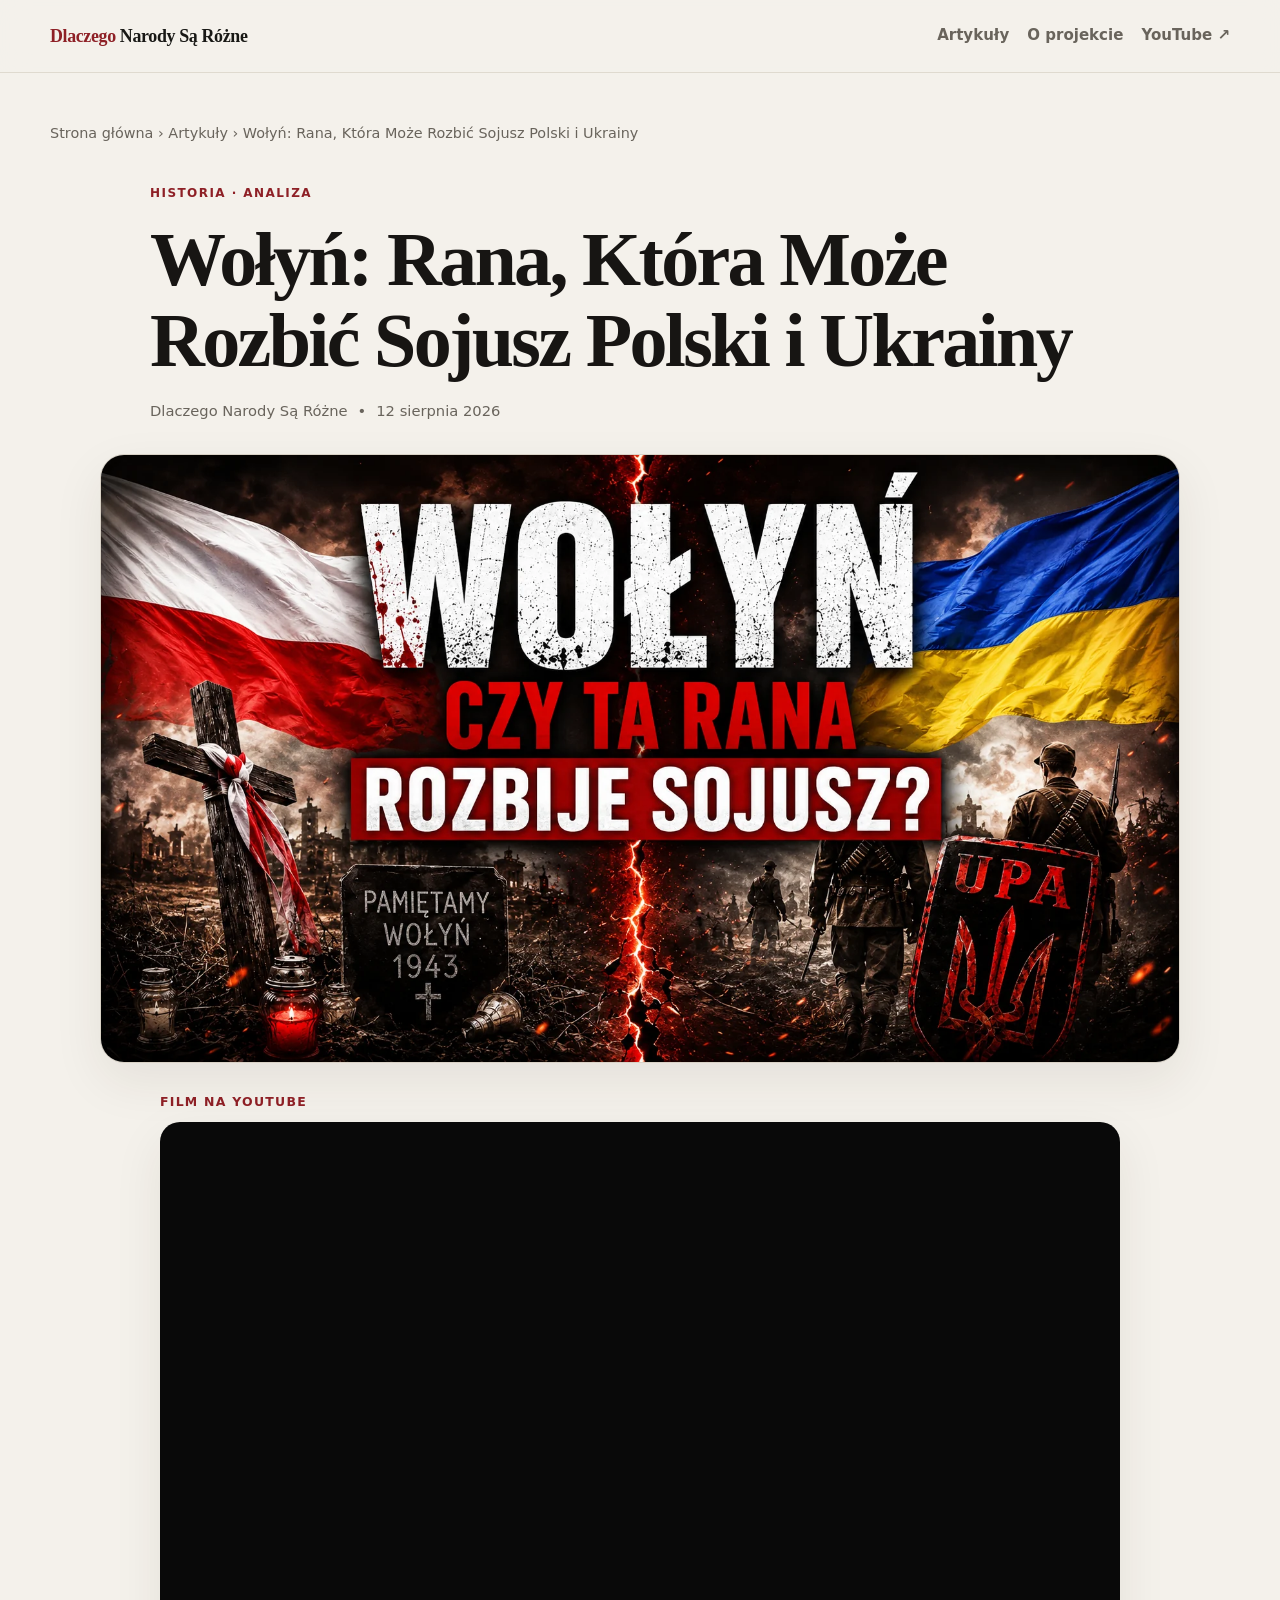
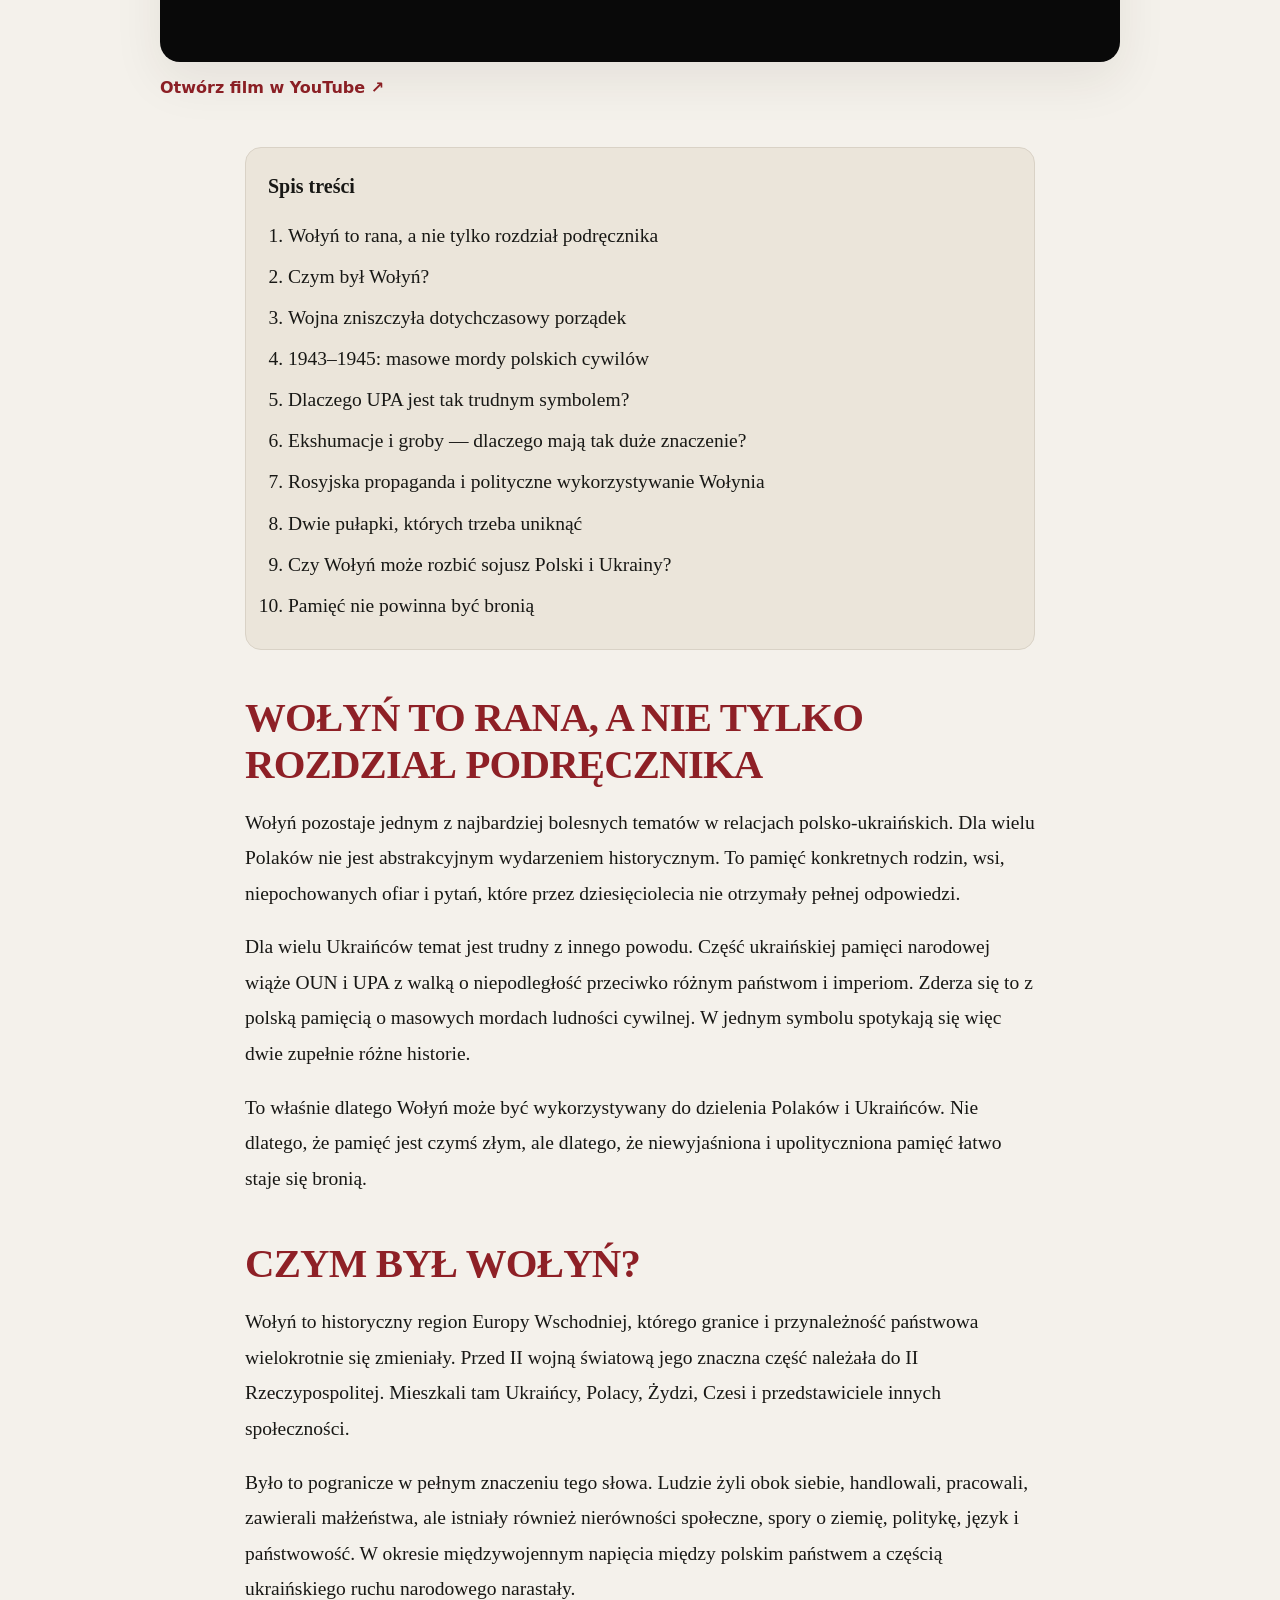
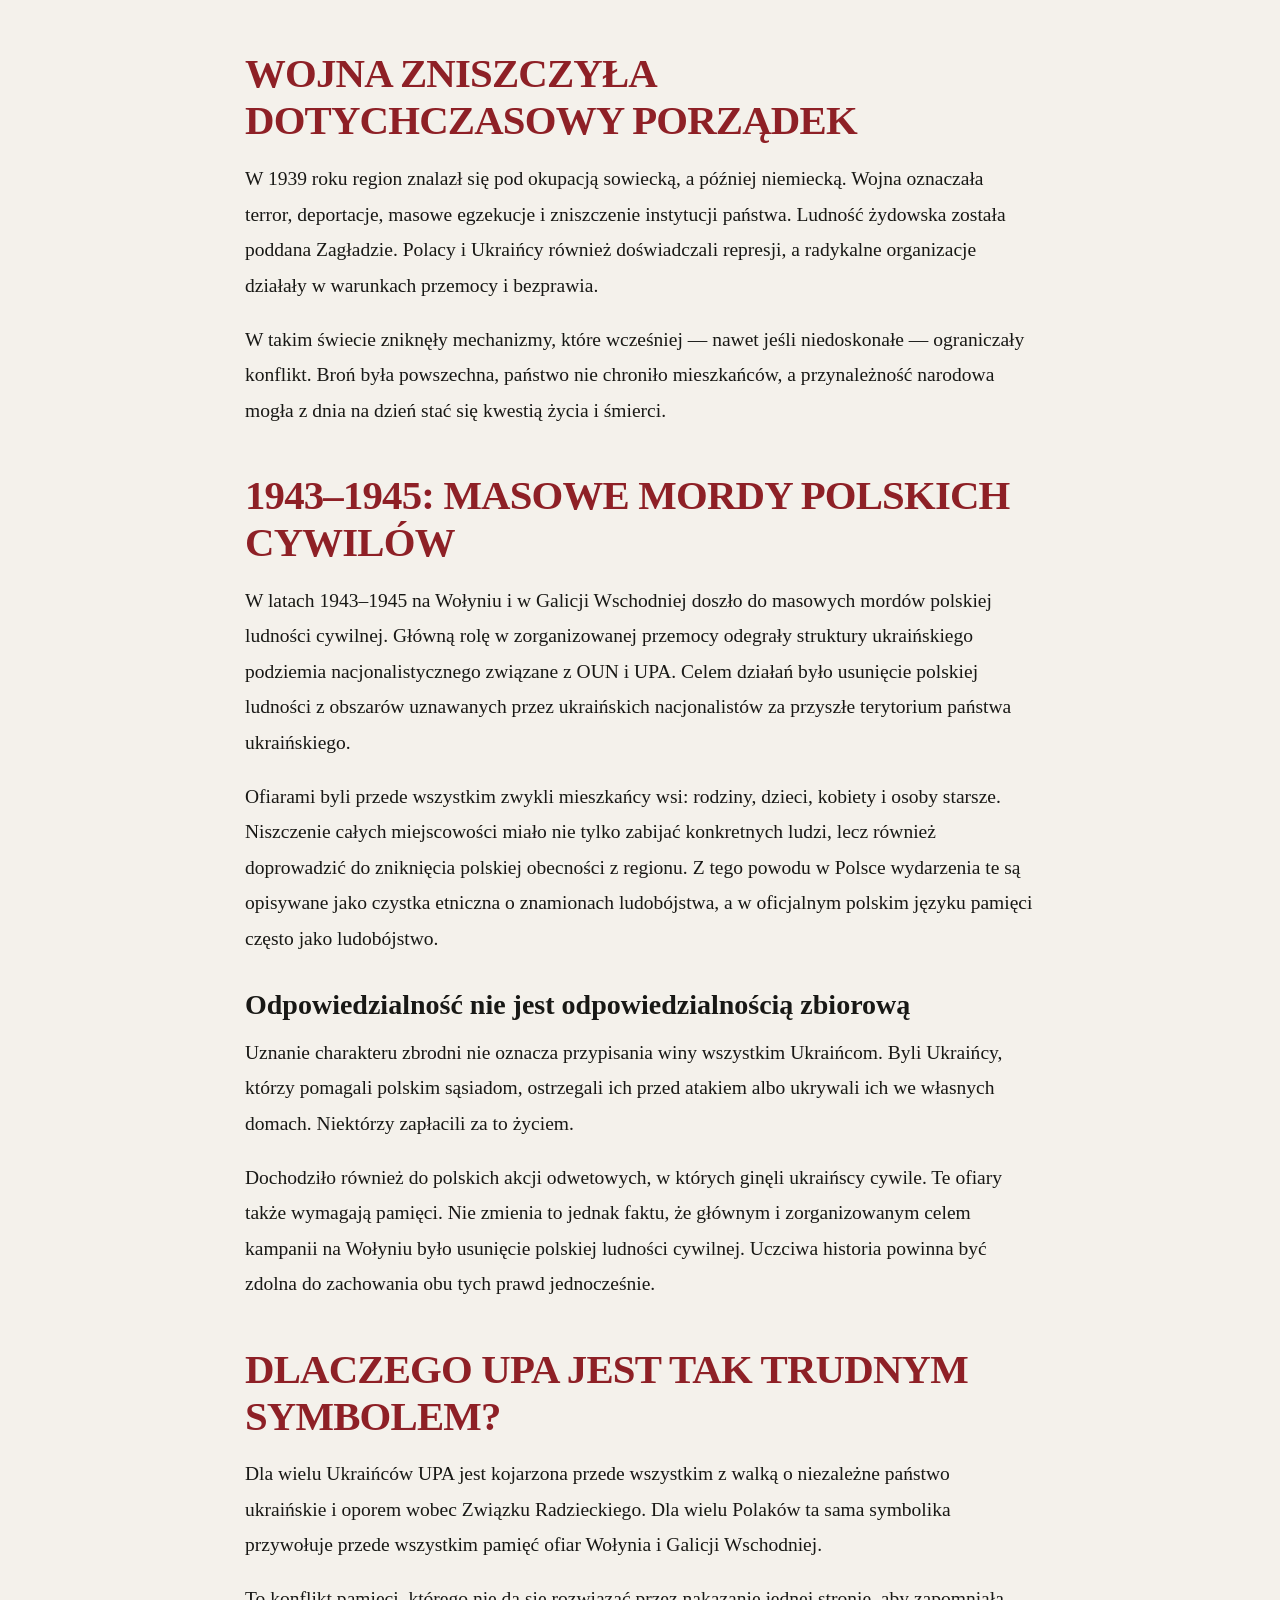
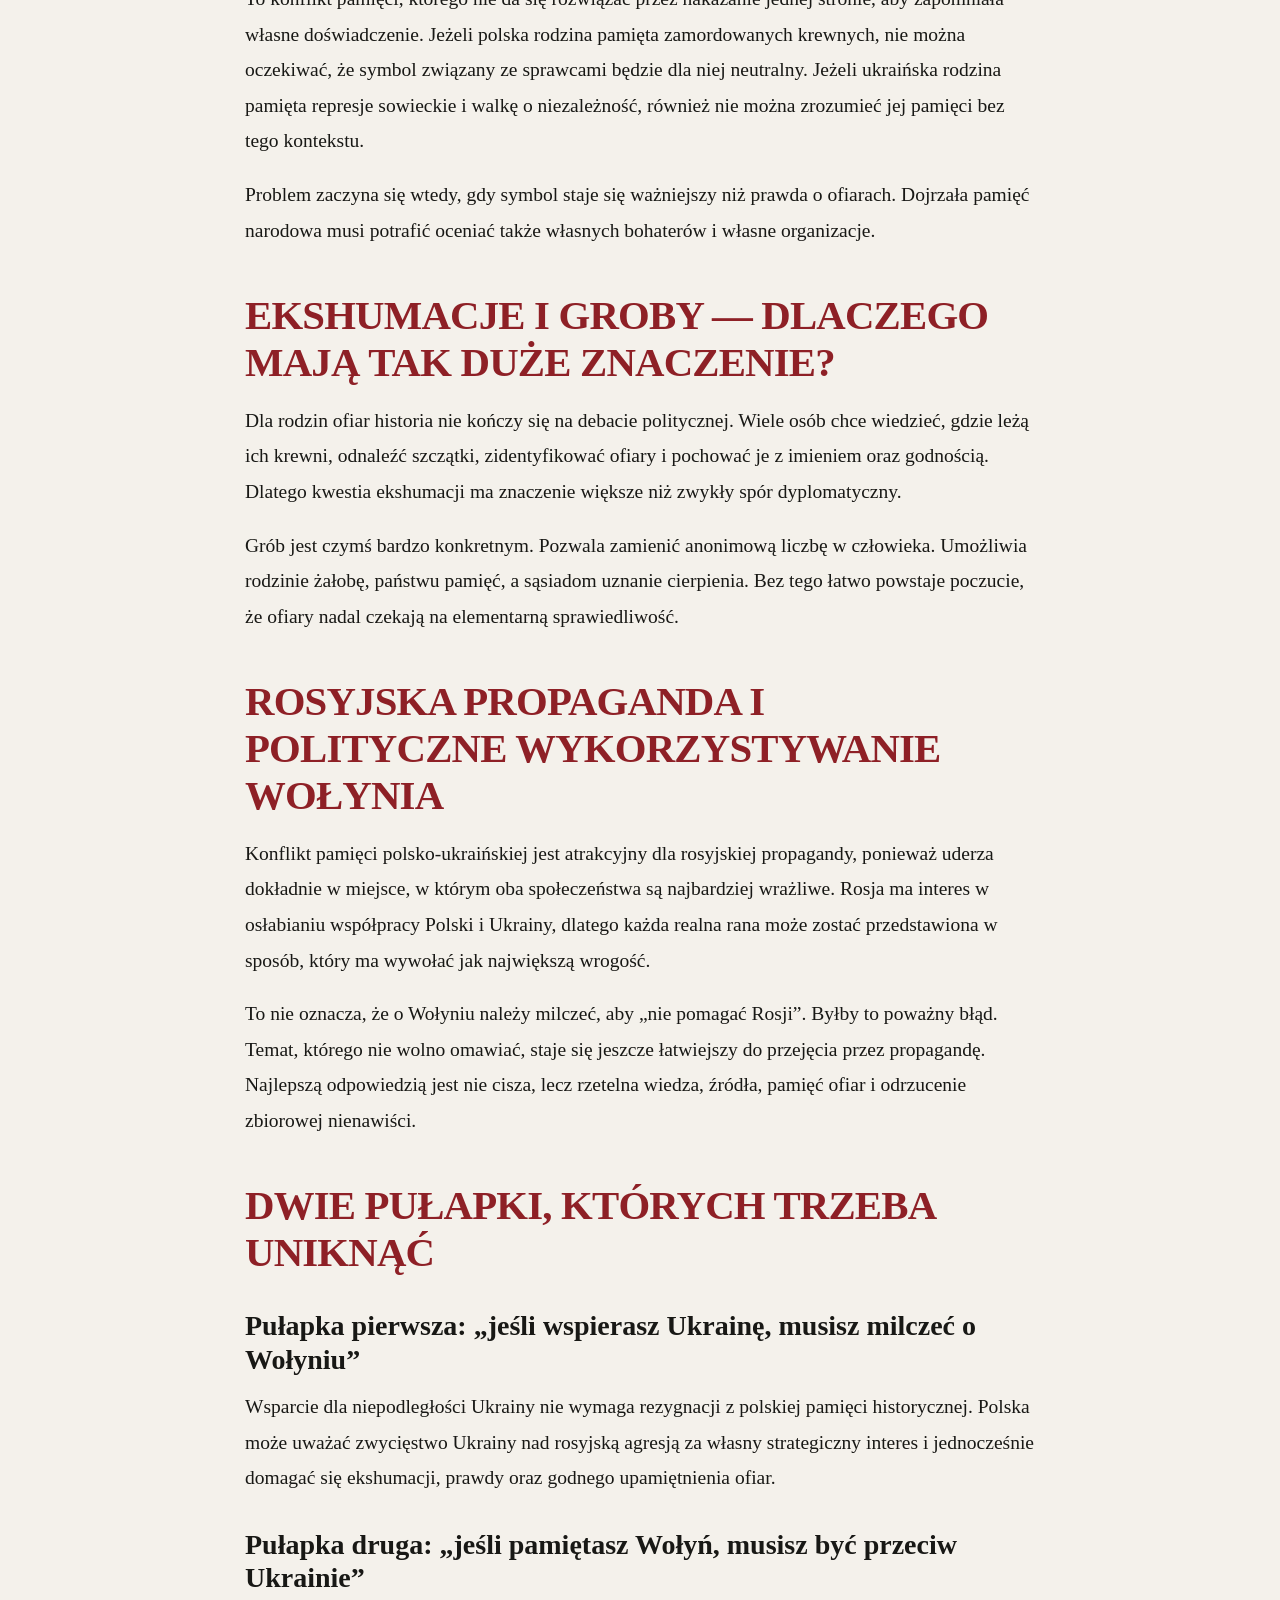
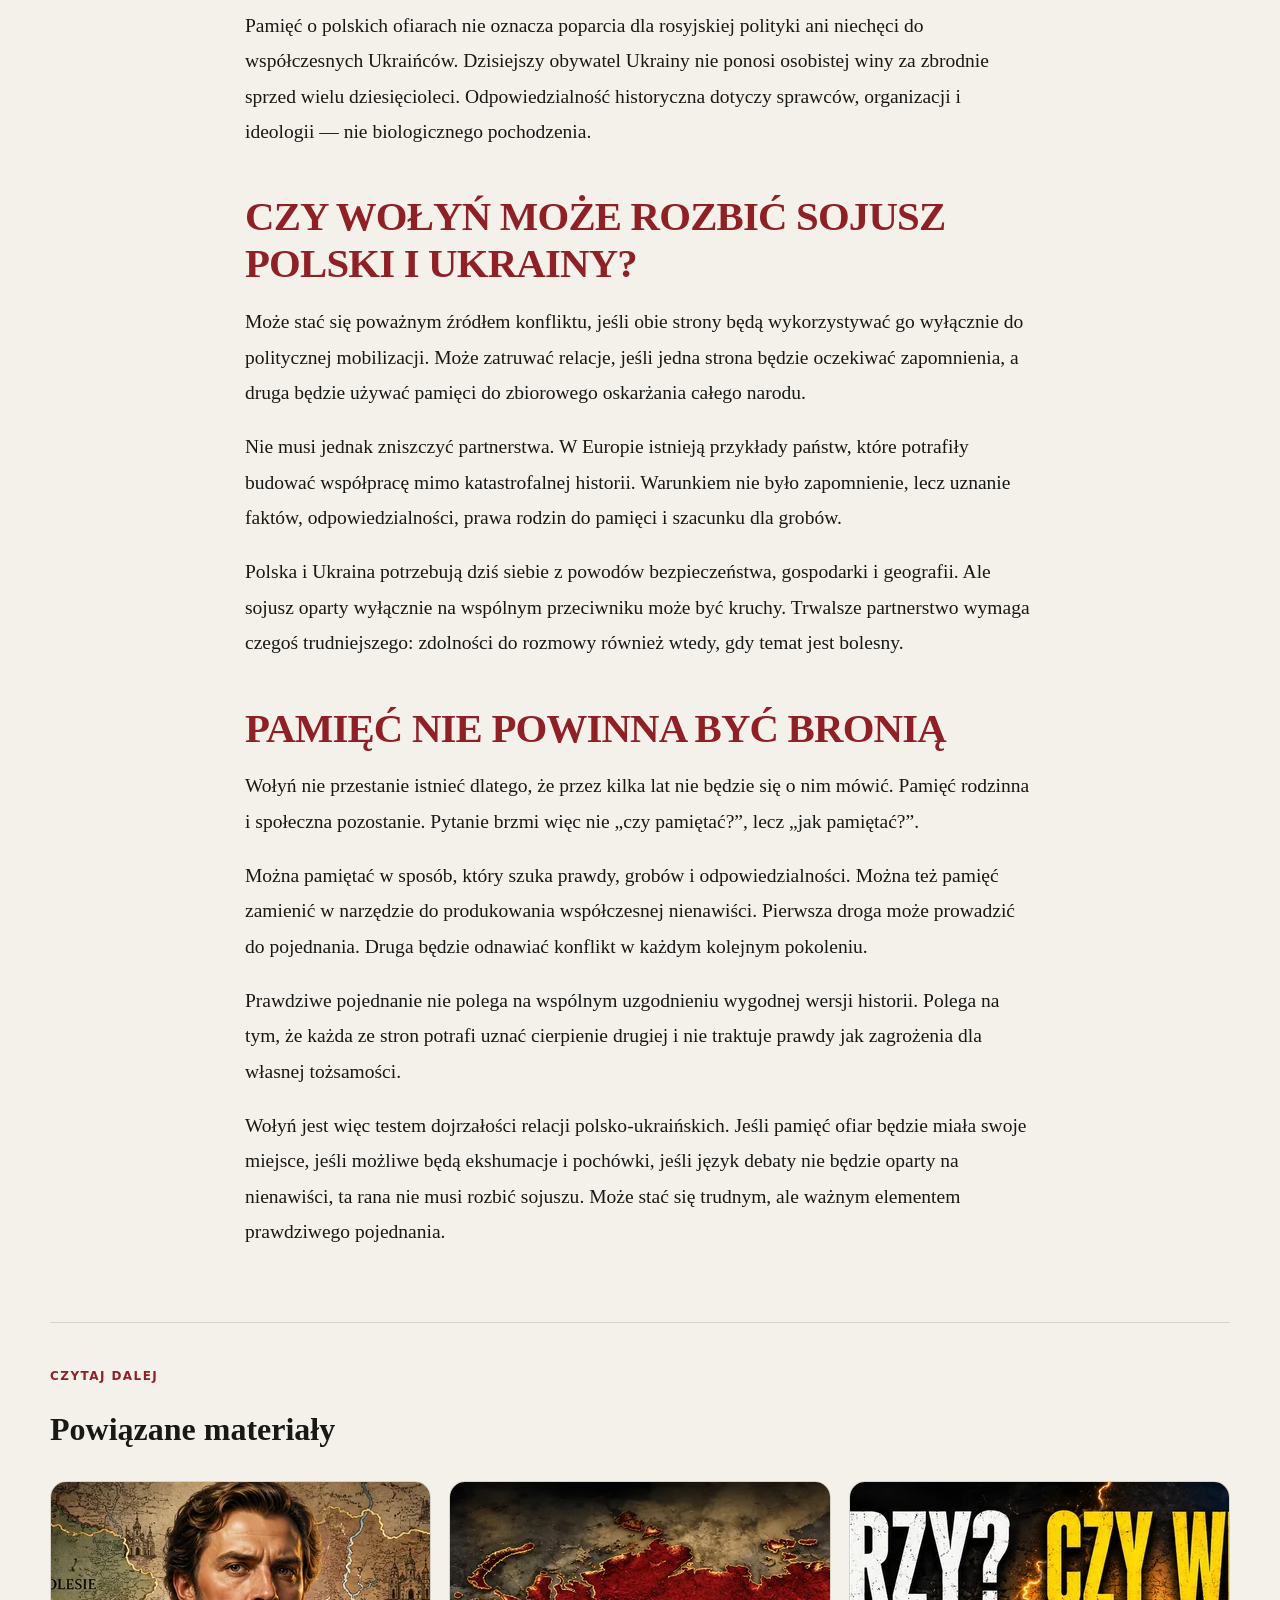
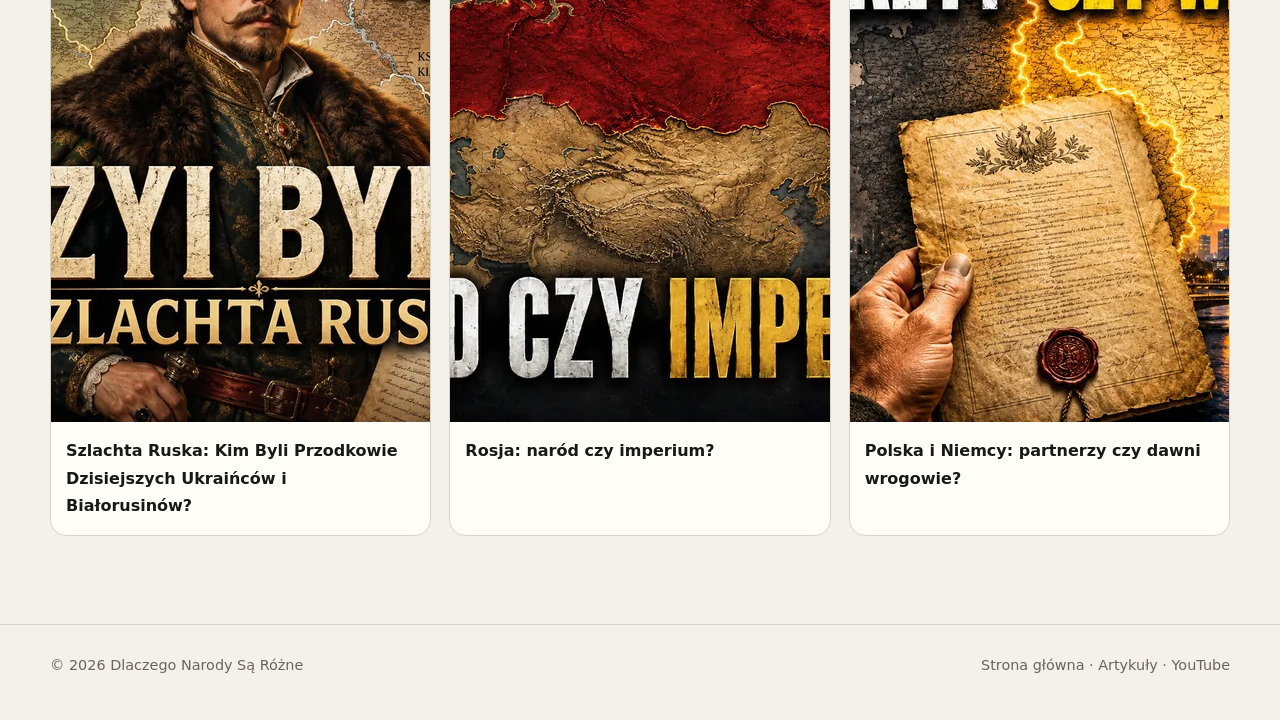
<file: wolyn-rana-sojusz-polski-i-ukrainy.html>
<!doctype html><html lang="pl"><head><meta charset="utf-8">
<meta name="viewport" content="width=device-width,initial-scale=1">
<title>Wołyń: Rana, Która Może Rozbić Sojusz Polski i Ukrainy | Dlaczego Narody Są Różne</title>
<meta name="description" content="Dlaczego Wołyń do dziś wywołuje tak silne emocje w Polsce i Ukrainie? Pamięć ofiar, OUN i UPA, ekshumacje, propaganda i pytanie o prawdziwe pojednanie.">
<meta name="robots" content="index,follow,max-image-preview:large">
<link rel="canonical" href="https://polgrad.vercel.app/wolyn-rana-sojusz-polski-i-ukrainy">
<link rel="icon" href="/assets-favicon.svg" type="image/svg+xml">
<link rel="stylesheet" href="/assets-site.css">
<meta property="og:locale" content="pl_PL"><meta property="og:type" content="article"><meta property="og:site_name" content="Dlaczego Narody Są Różne">
<meta property="og:title" content="Wołyń: Rana, Która Może Rozbić Sojusz Polski i Ukrainy"><meta property="og:description" content="Dlaczego Wołyń do dziś wywołuje tak silne emocje w Polsce i Ukrainie? Pamięć ofiar, OUN i UPA, ekshumacje, propaganda i pytanie o prawdziwe pojednanie."><meta property="og:url" content="https://polgrad.vercel.app/wolyn-rana-sojusz-polski-i-ukrainy"><meta property="og:image" content="https://polgrad.vercel.app/assets-images-wolyn-rana-sojusz-polski-i-ukrainy.webp">
<meta name="twitter:card" content="summary_large_image"><meta name="twitter:title" content="Wołyń: Rana, Która Może Rozbić Sojusz Polski i Ukrainy"><meta name="twitter:description" content="Dlaczego Wołyń do dziś wywołuje tak silne emocje w Polsce i Ukrainie? Pamięć ofiar, OUN i UPA, ekshumacje, propaganda i pytanie o prawdziwe pojednanie."><meta name="twitter:image" content="https://polgrad.vercel.app/assets-images-wolyn-rana-sojusz-polski-i-ukrainy.webp">
<meta property="article:published_time" content="2026-08-12"><meta property="article:modified_time" content="2026-08-12">
<script type="application/ld+json">{"@context":"https://schema.org","@graph":[{"@type":"BlogPosting","headline":"Wołyń: Rana, Która Może Rozbić Sojusz Polski i Ukrainy","description":"Dlaczego Wołyń do dziś wywołuje tak silne emocje w Polsce i Ukrainie? Pamięć ofiar, OUN i UPA, ekshumacje, propaganda i pytanie o prawdziwe pojednanie.","image":["https://polgrad.vercel.app/assets-images-wolyn-rana-sojusz-polski-i-ukrainy.webp"],"datePublished":"2026-08-12","dateModified":"2026-08-12","inLanguage":"pl-PL","keywords":"Wołyń, Polska Ukraina, OUN UPA, pamięć historyczna, ekshumacje, relacje polsko ukraińskie","mainEntityOfPage":{"@type":"WebPage","@id":"https://polgrad.vercel.app/wolyn-rana-sojusz-polski-i-ukrainy"},"author":{"@type":"Organization","name":"Dlaczego Narody Są Różne","url":"https://polgrad.vercel.app/"},"publisher":{"@type":"Organization","name":"Dlaczego Narody Są Różne","url":"https://polgrad.vercel.app/"},"url":"https://polgrad.vercel.app/wolyn-rana-sojusz-polski-i-ukrainy"},{"@type":"BreadcrumbList","itemListElement":[{"@type":"ListItem","position":1,"name":"Strona główna","item":"https://polgrad.vercel.app/"},{"@type":"ListItem","position":2,"name":"Artykuły","item":"https://polgrad.vercel.app/#artykuly"},{"@type":"ListItem","position":3,"name":"Wołyń: Rana, Która Może Rozbić Sojusz Polski i Ukrainy","item":"https://polgrad.vercel.app/wolyn-rana-sojusz-polski-i-ukrainy"}]}]}</script>
</head><body><a class="skip" href="#main">Przejdź do treści</a>
<header class="site-header"><div class="wrap header-inner"><a class="brand" href="/"><span>Dlaczego</span> Narody Są Różne</a><nav class="nav" aria-label="Główna nawigacja"><a href="/#artykuly">Artykuły</a><a href="/#o-projekcie">O projekcie</a><a href="https://www.youtube.com/channel/UCNSJ1tOxxAgbEjmFRdMLGkQ" target="_blank" rel="noopener external">YouTube ↗</a></nav></div></header>
<main id="main" class="article-shell"><div class="wrap"><nav class="breadcrumbs" aria-label="Okruszki"><a href="/">Strona główna</a> <span>›</span> <a href="/#artykuly">Artykuły</a> <span>›</span> <span>Wołyń: Rana, Która Może Rozbić Sojusz Polski i Ukrainy</span></nav></div>
<header class="article-head wrap"><div class="eyebrow">Historia · analiza</div><h1>Wołyń: Rana, Która Może Rozbić Sojusz Polski i Ukrainy</h1><div class="article-meta"><span>Dlaczego Narody Są Różne</span><span>•</span><time datetime="2026-08-12">12 sierpnia 2026</time></div></header>
<figure class="hero-image"><picture><source srcset="/assets-images-wolyn-rana-sojusz-polski-i-ukrainy-960.webp 960w, /assets-images-wolyn-rana-sojusz-polski-i-ukrainy.webp 1672w" type="image/webp"><img src="/assets-images-wolyn-rana-sojusz-polski-i-ukrainy.webp" alt="Miniatura filmu: Wołyń: Rana, Która Może Rozbić Sojusz Polski i Ukrainy" width="1672" height="941" fetchpriority="high" decoding="async"></picture></figure>
<section class="video-block" aria-label="Film powiązany z artykułem"><div class="video-label">Film na YouTube</div><div class="video-frame"><iframe src="https://www.youtube-nocookie.com/embed/ys4lHSwH_B8?rel=0" title="Wołyń: Rana, Która Może Rozbić Sojusz Polski i Ukrainy" loading="lazy" allow="accelerometer; autoplay; clipboard-write; encrypted-media; gyroscope; picture-in-picture; web-share" referrerpolicy="strict-origin-when-cross-origin" allowfullscreen></iframe></div><a class="youtube-link" href="https://www.youtube.com/watch?v=ys4lHSwH_B8" target="_blank" rel="noopener external">Otwórz film w YouTube ↗</a></section>
<article class="article-content"><nav class="toc" aria-label="Spis treści"><strong>Spis treści</strong><ol><li><a href="#wolyn-to-rana-a-nie-tylko-rozdzial-podrecznika">Wołyń to rana, a nie tylko rozdział podręcznika</a></li><li><a href="#czym-byl-wolyn">Czym był Wołyń?</a></li><li><a href="#wojna-zniszczyla-dotychczasowy-porzadek">Wojna zniszczyła dotychczasowy porządek</a></li><li><a href="#1943-1945-masowe-mordy-polskich-cywilow">1943–1945: masowe mordy polskich cywilów</a></li><li><a href="#dlaczego-upa-jest-tak-trudnym-symbolem">Dlaczego UPA jest tak trudnym symbolem?</a></li><li><a href="#ekshumacje-i-groby-dlaczego-maja-tak-duze-znaczenie">Ekshumacje i groby — dlaczego mają tak duże znaczenie?</a></li><li><a href="#rosyjska-propaganda-i-polityczne-wykorzystywanie-wolynia">Rosyjska propaganda i polityczne wykorzystywanie Wołynia</a></li><li><a href="#dwie-pulapki-ktorych-trzeba-uniknac">Dwie pułapki, których trzeba uniknąć</a></li><li><a href="#czy-wolyn-moze-rozbic-sojusz-polski-i-ukrainy">Czy Wołyń może rozbić sojusz Polski i Ukrainy?</a></li><li><a href="#pamiec-nie-powinna-byc-bronia">Pamięć nie powinna być bronią</a></li></ol></nav><h2 id="wolyn-to-rana-a-nie-tylko-rozdzial-podrecznika">Wołyń to rana, a nie tylko rozdział podręcznika</h2><p>Wołyń pozostaje jednym z najbardziej bolesnych tematów w relacjach polsko-ukraińskich. Dla wielu Polaków nie jest abstrakcyjnym wydarzeniem historycznym. To pamięć konkretnych rodzin, wsi, niepochowanych ofiar i pytań, które przez dziesięciolecia nie otrzymały pełnej odpowiedzi.</p><p>Dla wielu Ukraińców temat jest trudny z innego powodu. Część ukraińskiej pamięci narodowej wiąże OUN i UPA z walką o niepodległość przeciwko różnym państwom i imperiom. Zderza się to z polską pamięcią o masowych mordach ludności cywilnej. W jednym symbolu spotykają się więc dwie zupełnie różne historie.</p><p>To właśnie dlatego Wołyń może być wykorzystywany do dzielenia Polaków i Ukraińców. Nie dlatego, że pamięć jest czymś złym, ale dlatego, że niewyjaśniona i upolityczniona pamięć łatwo staje się bronią.</p><h2 id="czym-byl-wolyn">Czym był Wołyń?</h2><p>Wołyń to historyczny region Europy Wschodniej, którego granice i przynależność państwowa wielokrotnie się zmieniały. Przed II wojną światową jego znaczna część należała do II Rzeczypospolitej. Mieszkali tam Ukraińcy, Polacy, Żydzi, Czesi i przedstawiciele innych społeczności.</p><p>Było to pogranicze w pełnym znaczeniu tego słowa. Ludzie żyli obok siebie, handlowali, pracowali, zawierali małżeństwa, ale istniały również nierówności społeczne, spory o ziemię, politykę, język i państwowość. W okresie międzywojennym napięcia między polskim państwem a częścią ukraińskiego ruchu narodowego narastały.</p><h2 id="wojna-zniszczyla-dotychczasowy-porzadek">Wojna zniszczyła dotychczasowy porządek</h2><p>W 1939 roku region znalazł się pod okupacją sowiecką, a później niemiecką. Wojna oznaczała terror, deportacje, masowe egzekucje i zniszczenie instytucji państwa. Ludność żydowska została poddana Zagładzie. Polacy i Ukraińcy również doświadczali represji, a radykalne organizacje działały w warunkach przemocy i bezprawia.</p><p>W takim świecie zniknęły mechanizmy, które wcześniej — nawet jeśli niedoskonałe — ograniczały konflikt. Broń była powszechna, państwo nie chroniło mieszkańców, a przynależność narodowa mogła z dnia na dzień stać się kwestią życia i śmierci.</p><h2 id="1943-1945-masowe-mordy-polskich-cywilow">1943–1945: masowe mordy polskich cywilów</h2><p>W latach 1943–1945 na Wołyniu i w Galicji Wschodniej doszło do masowych mordów polskiej ludności cywilnej. Główną rolę w zorganizowanej przemocy odegrały struktury ukraińskiego podziemia nacjonalistycznego związane z OUN i UPA. Celem działań było usunięcie polskiej ludności z obszarów uznawanych przez ukraińskich nacjonalistów za przyszłe terytorium państwa ukraińskiego.</p><p>Ofiarami byli przede wszystkim zwykli mieszkańcy wsi: rodziny, dzieci, kobiety i osoby starsze. Niszczenie całych miejscowości miało nie tylko zabijać konkretnych ludzi, lecz również doprowadzić do zniknięcia polskiej obecności z regionu. Z tego powodu w Polsce wydarzenia te są opisywane jako czystka etniczna o znamionach ludobójstwa, a w oficjalnym polskim języku pamięci często jako ludobójstwo.</p><h3 id="odpowiedzialnosc-nie-jest-odpowiedzialnoscia-zbiorowa">Odpowiedzialność nie jest odpowiedzialnością zbiorową</h3><p>Uznanie charakteru zbrodni nie oznacza przypisania winy wszystkim Ukraińcom. Byli Ukraińcy, którzy pomagali polskim sąsiadom, ostrzegali ich przed atakiem albo ukrywali ich we własnych domach. Niektórzy zapłacili za to życiem.</p><p>Dochodziło również do polskich akcji odwetowych, w których ginęli ukraińscy cywile. Te ofiary także wymagają pamięci. Nie zmienia to jednak faktu, że głównym i zorganizowanym celem kampanii na Wołyniu było usunięcie polskiej ludności cywilnej. Uczciwa historia powinna być zdolna do zachowania obu tych prawd jednocześnie.</p><h2 id="dlaczego-upa-jest-tak-trudnym-symbolem">Dlaczego UPA jest tak trudnym symbolem?</h2><p>Dla wielu Ukraińców UPA jest kojarzona przede wszystkim z walką o niezależne państwo ukraińskie i oporem wobec Związku Radzieckiego. Dla wielu Polaków ta sama symbolika przywołuje przede wszystkim pamięć ofiar Wołynia i Galicji Wschodniej.</p><p>To konflikt pamięci, którego nie da się rozwiązać przez nakazanie jednej stronie, aby zapomniała własne doświadczenie. Jeżeli polska rodzina pamięta zamordowanych krewnych, nie można oczekiwać, że symbol związany ze sprawcami będzie dla niej neutralny. Jeżeli ukraińska rodzina pamięta represje sowieckie i walkę o niezależność, również nie można zrozumieć jej pamięci bez tego kontekstu.</p><p>Problem zaczyna się wtedy, gdy symbol staje się ważniejszy niż prawda o ofiarach. Dojrzała pamięć narodowa musi potrafić oceniać także własnych bohaterów i własne organizacje.</p><h2 id="ekshumacje-i-groby-dlaczego-maja-tak-duze-znaczenie">Ekshumacje i groby — dlaczego mają tak duże znaczenie?</h2><p>Dla rodzin ofiar historia nie kończy się na debacie politycznej. Wiele osób chce wiedzieć, gdzie leżą ich krewni, odnaleźć szczątki, zidentyfikować ofiary i pochować je z imieniem oraz godnością. Dlatego kwestia ekshumacji ma znaczenie większe niż zwykły spór dyplomatyczny.</p><p>Grób jest czymś bardzo konkretnym. Pozwala zamienić anonimową liczbę w człowieka. Umożliwia rodzinie żałobę, państwu pamięć, a sąsiadom uznanie cierpienia. Bez tego łatwo powstaje poczucie, że ofiary nadal czekają na elementarną sprawiedliwość.</p><h2 id="rosyjska-propaganda-i-polityczne-wykorzystywanie-wolynia">Rosyjska propaganda i polityczne wykorzystywanie Wołynia</h2><p>Konflikt pamięci polsko-ukraińskiej jest atrakcyjny dla rosyjskiej propagandy, ponieważ uderza dokładnie w miejsce, w którym oba społeczeństwa są najbardziej wrażliwe. Rosja ma interes w osłabianiu współpracy Polski i Ukrainy, dlatego każda realna rana może zostać przedstawiona w sposób, który ma wywołać jak największą wrogość.</p><p>To nie oznacza, że o Wołyniu należy milczeć, aby „nie pomagać Rosji”. Byłby to poważny błąd. Temat, którego nie wolno omawiać, staje się jeszcze łatwiejszy do przejęcia przez propagandę. Najlepszą odpowiedzią jest nie cisza, lecz rzetelna wiedza, źródła, pamięć ofiar i odrzucenie zbiorowej nienawiści.</p><h2 id="dwie-pulapki-ktorych-trzeba-uniknac">Dwie pułapki, których trzeba uniknąć</h2><h3 id="pulapka-pierwsza-jesli-wspierasz-ukraine-musisz-milczec-o-wolyniu">Pułapka pierwsza: „jeśli wspierasz Ukrainę, musisz milczeć o Wołyniu”</h3><p>Wsparcie dla niepodległości Ukrainy nie wymaga rezygnacji z polskiej pamięci historycznej. Polska może uważać zwycięstwo Ukrainy nad rosyjską agresją za własny strategiczny interes i jednocześnie domagać się ekshumacji, prawdy oraz godnego upamiętnienia ofiar.</p><h3 id="pulapka-druga-jesli-pamietasz-wolyn-musisz-byc-przeciw-ukrainie">Pułapka druga: „jeśli pamiętasz Wołyń, musisz być przeciw Ukrainie”</h3><p>Pamięć o polskich ofiarach nie oznacza poparcia dla rosyjskiej polityki ani niechęci do współczesnych Ukraińców. Dzisiejszy obywatel Ukrainy nie ponosi osobistej winy za zbrodnie sprzed wielu dziesięcioleci. Odpowiedzialność historyczna dotyczy sprawców, organizacji i ideologii — nie biologicznego pochodzenia.</p><h2 id="czy-wolyn-moze-rozbic-sojusz-polski-i-ukrainy">Czy Wołyń może rozbić sojusz Polski i Ukrainy?</h2><p>Może stać się poważnym źródłem konfliktu, jeśli obie strony będą wykorzystywać go wyłącznie do politycznej mobilizacji. Może zatruwać relacje, jeśli jedna strona będzie oczekiwać zapomnienia, a druga będzie używać pamięci do zbiorowego oskarżania całego narodu.</p><p>Nie musi jednak zniszczyć partnerstwa. W Europie istnieją przykłady państw, które potrafiły budować współpracę mimo katastrofalnej historii. Warunkiem nie było zapomnienie, lecz uznanie faktów, odpowiedzialności, prawa rodzin do pamięci i szacunku dla grobów.</p><p>Polska i Ukraina potrzebują dziś siebie z powodów bezpieczeństwa, gospodarki i geografii. Ale sojusz oparty wyłącznie na wspólnym przeciwniku może być kruchy. Trwalsze partnerstwo wymaga czegoś trudniejszego: zdolności do rozmowy również wtedy, gdy temat jest bolesny.</p><h2 id="pamiec-nie-powinna-byc-bronia">Pamięć nie powinna być bronią</h2><p>Wołyń nie przestanie istnieć dlatego, że przez kilka lat nie będzie się o nim mówić. Pamięć rodzinna i społeczna pozostanie. Pytanie brzmi więc nie „czy pamiętać?”, lecz „jak pamiętać?”.</p><p>Można pamiętać w sposób, który szuka prawdy, grobów i odpowiedzialności. Można też pamięć zamienić w narzędzie do produkowania współczesnej nienawiści. Pierwsza droga może prowadzić do pojednania. Druga będzie odnawiać konflikt w każdym kolejnym pokoleniu.</p><p>Prawdziwe pojednanie nie polega na wspólnym uzgodnieniu wygodnej wersji historii. Polega na tym, że każda ze stron potrafi uznać cierpienie drugiej i nie traktuje prawdy jak zagrożenia dla własnej tożsamości.</p><p>Wołyń jest więc testem dojrzałości relacji polsko-ukraińskich. Jeśli pamięć ofiar będzie miała swoje miejsce, jeśli możliwe będą ekshumacje i pochówki, jeśli język debaty nie będzie oparty na nienawiści, ta rana nie musi rozbić sojuszu. Może stać się trudnym, ale ważnym elementem prawdziwego pojednania.</p></article>
<section class="related"><div class="eyebrow">Czytaj dalej</div><h2>Powiązane materiały</h2><div class="related-grid"><article class="related-card"><img src="/assets-images-szlachta-ruska-960.webp" width="960" height="540" alt="Miniatura: Szlachta Ruska: Kim Byli Przodkowie Dzisiejszych Ukraińców i Białorusinów?" loading="lazy"><div><a href="/szlachta-ruska">Szlachta Ruska: Kim Byli Przodkowie Dzisiejszych Ukraińców i Białorusinów?</a></div></article><article class="related-card"><img src="/assets-images-rosja-narod-czy-imperium-960.webp" width="960" height="540" alt="Miniatura: Rosja: naród czy imperium?" loading="lazy"><div><a href="/rosja-narod-czy-imperium">Rosja: naród czy imperium?</a></div></article><article class="related-card"><img src="/assets-images-polska-i-niemcy-960.webp" width="960" height="540" alt="Miniatura: Polska i Niemcy: partnerzy czy dawni wrogowie?" loading="lazy"><div><a href="/polska-i-niemcy">Polska i Niemcy: partnerzy czy dawni wrogowie?</a></div></article></div></section>
</main><footer class="site-footer"><div class="wrap footer-inner"><div>© 2026 Dlaczego Narody Są Różne</div><div><a href="/">Strona główna</a> · <a href="/#artykuly">Artykuły</a> · <a href="https://www.youtube.com/channel/UCNSJ1tOxxAgbEjmFRdMLGkQ" target="_blank" rel="noopener external">YouTube</a></div></div></footer></body></html>
</file>
<file: assets-site.css>
:root{
  --bg:#f4f1eb;--surface:#fffdf8;--surface-2:#ebe5da;--ink:#181815;--muted:#69645c;
  --accent:#8e2026;--accent-dark:#651318;--line:#d9d2c6;--max:1180px;--reading:790px;
  --shadow:0 18px 50px rgba(45,36,25,.08);--radius:20px;
}
*{box-sizing:border-box}html{scroll-behavior:smooth}body{margin:0;background:var(--bg);color:var(--ink);font-family:Inter,ui-sans-serif,system-ui,-apple-system,BlinkMacSystemFont,"Segoe UI",sans-serif;line-height:1.72;-webkit-font-smoothing:antialiased}
a{color:inherit}img{max-width:100%;display:block}.wrap{width:min(calc(100% - 36px),var(--max));margin-inline:auto}
.skip{position:absolute;left:-9999px}.skip:focus{left:16px;top:16px;z-index:99;background:#fff;padding:10px 14px;border-radius:8px}
.site-header{position:sticky;top:0;z-index:30;background:rgba(244,241,235,.92);backdrop-filter:blur(14px);border-bottom:1px solid rgba(217,210,198,.75)}
.header-inner{min-height:72px;display:flex;align-items:center;justify-content:space-between;gap:22px}.brand{font-family:Georgia,"Times New Roman",serif;font-weight:700;text-decoration:none;font-size:1.12rem;letter-spacing:-.02em}.brand span{color:var(--accent)}
.nav{display:flex;gap:18px;align-items:center}.nav a{text-decoration:none;color:var(--muted);font-weight:650;font-size:.94rem}.nav a:hover{color:var(--accent)}
.hero{padding:78px 0 48px}.eyebrow{display:inline-flex;align-items:center;gap:8px;text-transform:uppercase;letter-spacing:.12em;font-size:.75rem;font-weight:800;color:var(--accent);margin-bottom:16px}.hero h1,.article-head h1{font-family:Georgia,"Times New Roman",serif;line-height:1.06;letter-spacing:-.035em;margin:0;color:#171513}.hero h1{font-size:clamp(2.6rem,7vw,5.8rem);max-width:980px}.hero p{font-size:clamp(1.08rem,2vw,1.32rem);max-width:830px;color:#4d4842;margin:26px 0 0}.hero-rule{margin-top:38px;border-top:1px solid var(--line)}
.section{padding:28px 0 80px}.section-head{display:flex;justify-content:space-between;align-items:end;gap:20px;margin-bottom:28px}.section-head h2{font-family:Georgia,serif;font-size:clamp(2rem,4vw,3.4rem);line-height:1.08;margin:0}.section-head p{color:var(--muted);max-width:560px;margin:0}
.cards{display:grid;grid-template-columns:repeat(2,minmax(0,1fr));gap:24px}.card{background:var(--surface);border:1px solid var(--line);border-radius:var(--radius);overflow:hidden;box-shadow:var(--shadow);display:flex;flex-direction:column}.card-media{aspect-ratio:16/9;overflow:hidden;background:#ddd}.card-media img{width:100%;height:100%;object-fit:cover;transition:transform .35s ease}.card:hover .card-media img{transform:scale(1.018)}.card-body{padding:24px 24px 26px;display:flex;flex-direction:column;flex:1}.card-kicker{font-size:.75rem;text-transform:uppercase;letter-spacing:.09em;font-weight:800;color:var(--accent);margin-bottom:9px}.card h3{font-family:Georgia,serif;font-size:clamp(1.35rem,2.7vw,1.9rem);line-height:1.16;margin:0 0 12px}.card h3 a{text-decoration:none}.card p{margin:0 0 20px;color:var(--muted)}.card-link{margin-top:auto;font-weight:800;color:var(--accent);text-decoration:none}.card-link:hover{text-decoration:underline}
.article-shell{padding:48px 0 88px}.breadcrumbs{font-size:.9rem;color:var(--muted);margin-bottom:32px}.breadcrumbs a{color:inherit;text-decoration:none}.breadcrumbs a:hover{color:var(--accent)}.article-head{max-width:980px;margin:0 auto 26px}.article-head h1{font-size:clamp(2.25rem,6vw,4.75rem)}.article-meta{margin-top:18px;color:var(--muted);display:flex;gap:10px;flex-wrap:wrap;font-size:.92rem}.hero-image{max-width:1080px;margin:30px auto 28px;border-radius:24px;overflow:hidden;border:1px solid var(--line);box-shadow:var(--shadow);background:#ddd}.hero-image img{width:100%;height:auto}.video-block{max-width:960px;margin:0 auto 46px}.video-label{font-size:.78rem;color:var(--accent);text-transform:uppercase;letter-spacing:.1em;font-weight:800;margin-bottom:10px}.video-frame{position:relative;aspect-ratio:16/9;border-radius:20px;overflow:hidden;background:#090909;box-shadow:var(--shadow)}.video-frame iframe{position:absolute;inset:0;width:100%;height:100%;border:0}.youtube-link{display:inline-flex;margin-top:12px;color:var(--accent);font-weight:750;text-decoration:none}.youtube-link:hover{text-decoration:underline}
.article-content{width:min(calc(100% - 36px),var(--reading));margin:0 auto;font-family:Georgia,"Times New Roman",serif;font-size:clamp(1.08rem,2vw,1.22rem);line-height:1.82}.article-content h2{font-family:Inter,system-ui,sans-serif;font-size:1rem;text-transform:uppercase;letter-spacing:.1em;color:var(--accent);margin:0 0 24px}.article-content p{margin:0 0 1.35em}.article-content ul{margin:0 0 1.4em;padding-left:1.35em}.article-content li{margin:.35em 0}.article-content .source-block{font-family:Inter,system-ui,sans-serif;font-size:.98rem;background:var(--surface-2);border:1px solid var(--line);border-radius:16px;padding:22px;margin:28px 0}.article-content .source-block p:last-child{margin-bottom:0}
.related{width:min(calc(100% - 36px),var(--max));margin:72px auto 0;border-top:1px solid var(--line);padding-top:38px}.related h2{font-family:Georgia,serif;font-size:2rem;margin:0 0 24px}.related-grid{display:grid;grid-template-columns:repeat(3,minmax(0,1fr));gap:18px}.related-card{background:var(--surface);border:1px solid var(--line);border-radius:16px;overflow:hidden}.related-card img{aspect-ratio:16/9;width:100%;object-fit:cover}.related-card div{padding:15px}.related-card a{text-decoration:none;font-weight:800;line-height:1.25}.related-card a:hover{color:var(--accent)}
.about-strip{margin:18px auto 0;width:min(calc(100% - 36px),var(--max));background:#231f1c;color:#f6f0e7;border-radius:24px;padding:34px;display:grid;grid-template-columns:1.5fr .7fr;gap:30px;align-items:end}.about-strip h2{font-family:Georgia,serif;font-size:2.2rem;line-height:1.1;margin:0 0 12px}.about-strip p{color:#d6cec1;margin:0}.about-strip a{justify-self:end;background:#f6f0e7;color:#231f1c;text-decoration:none;font-weight:850;padding:13px 18px;border-radius:999px}
.site-footer{border-top:1px solid var(--line);padding:28px 0 42px;color:var(--muted);font-size:.9rem}.footer-inner{display:flex;justify-content:space-between;gap:24px;flex-wrap:wrap}.footer-inner a{text-decoration:none}.footer-inner a:hover{color:var(--accent)}
.not-found{min-height:70vh;display:grid;place-items:center;text-align:center}.not-found h1{font-family:Georgia,serif;font-size:clamp(4rem,14vw,9rem);margin:0}.not-found p{color:var(--muted)}.btn{display:inline-block;background:var(--accent);color:#fff;padding:12px 18px;border-radius:999px;text-decoration:none;font-weight:800}
@media(max-width:820px){.cards{grid-template-columns:1fr}.related-grid{grid-template-columns:1fr}.about-strip{grid-template-columns:1fr}.about-strip a{justify-self:start}.nav a:not(:last-child){display:none}.hero{padding-top:54px}.section{padding-bottom:56px}.article-shell{padding-top:32px}.article-content{font-size:1.08rem}}
@media(max-width:520px){.wrap,.article-content,.related,.about-strip{width:min(calc(100% - 24px),var(--max))}.header-inner{min-height:62px}.brand{font-size:1rem}.hero{padding-top:42px}.hero h1{font-size:2.55rem}.cards{gap:16px}.card-body{padding:19px}.article-head h1{font-size:2.25rem}.hero-image{border-radius:14px}.video-frame{border-radius:14px}.about-strip{padding:25px}}

/* Full article hierarchy */
.article-content h2{font-family:Georgia,serif;font-size:clamp(1.75rem,4vw,2.55rem);line-height:1.15;margin:2.8rem 0 1rem;letter-spacing:-.02em}
.article-content h3{font-family:Georgia,serif;font-size:clamp(1.3rem,3vw,1.75rem);line-height:1.2;margin:2rem 0 .8rem}
.article-content p{margin:0 0 1.15rem}
.toc{margin:0 0 2.4rem;padding:20px 22px;background:var(--surface-2);border:1px solid var(--line);border-radius:16px}
.toc strong{font-family:Georgia,serif;font-size:1.25rem}.toc ol{margin:.8rem 0 0;padding-left:1.25rem}.toc li{margin:.35rem 0}.toc a{text-decoration:none;color:var(--ink)}.toc a:hover{color:var(--accent);text-decoration:underline}
</file>
